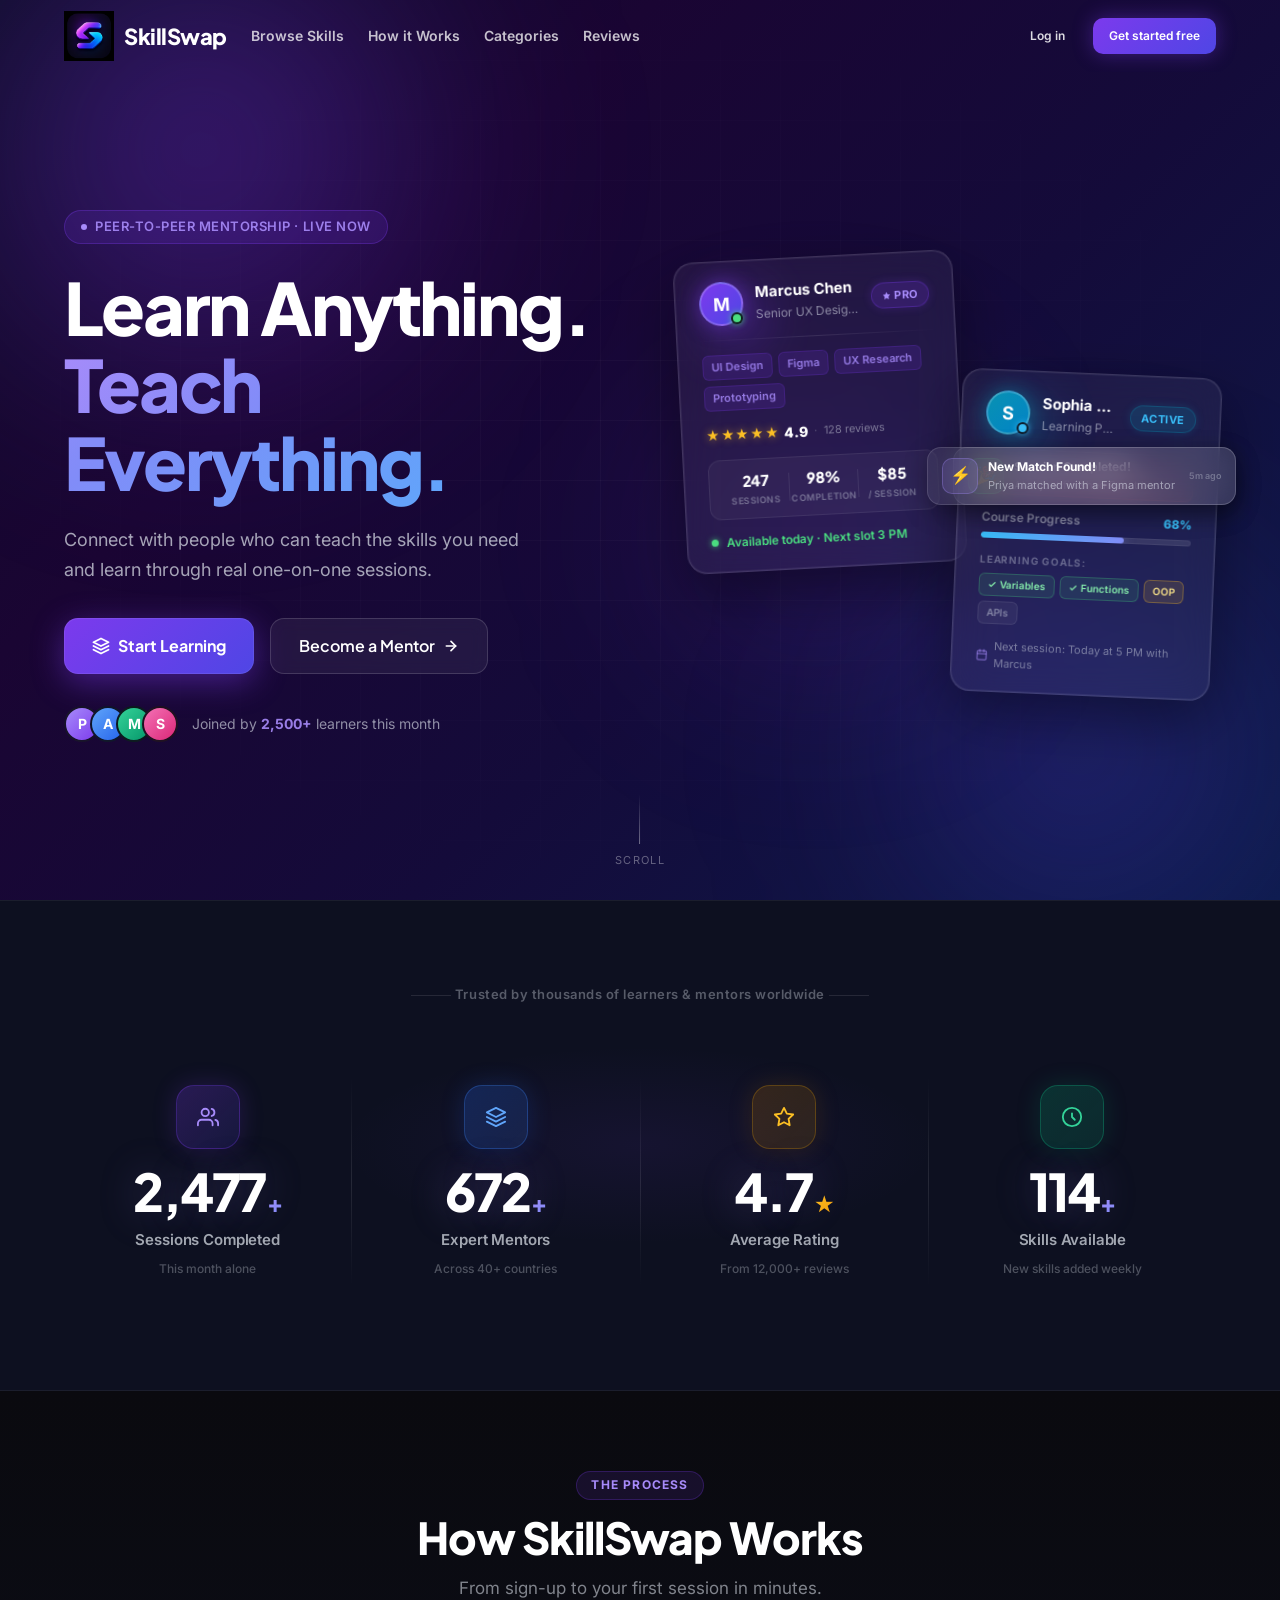
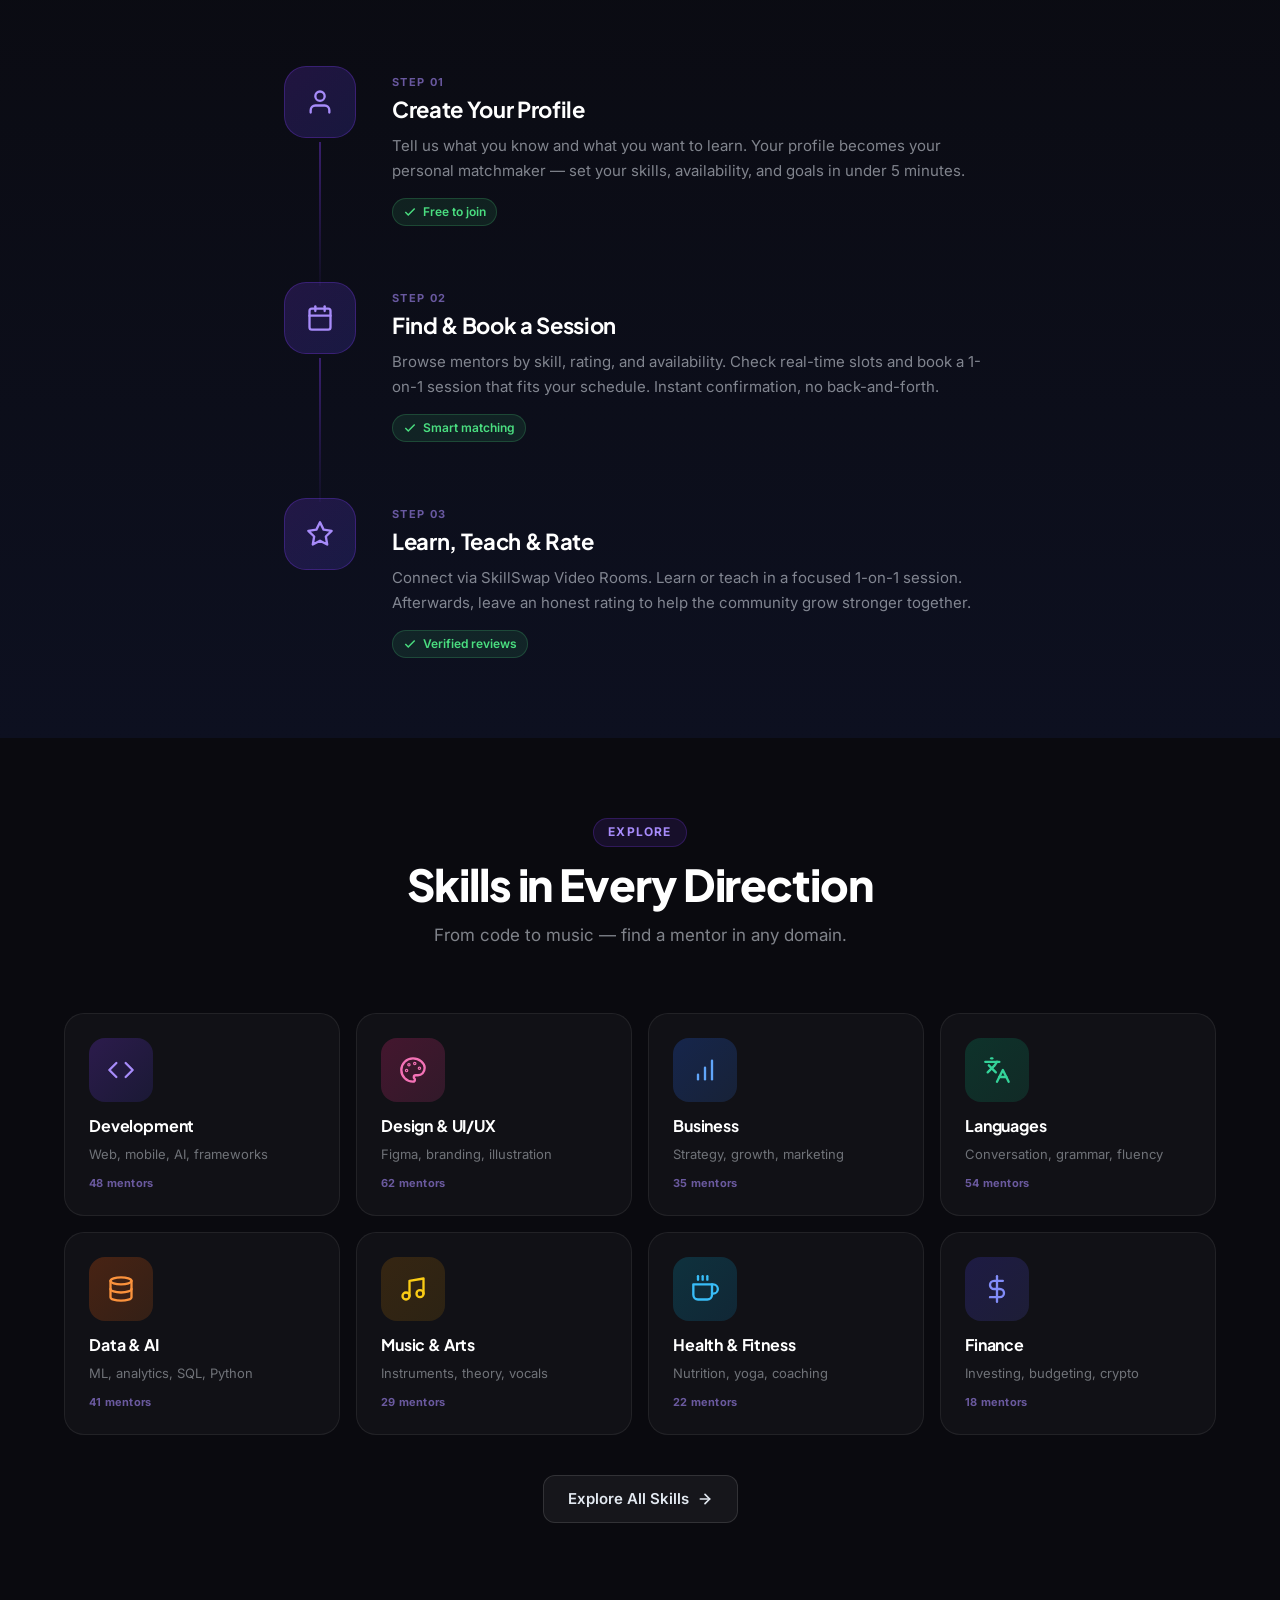
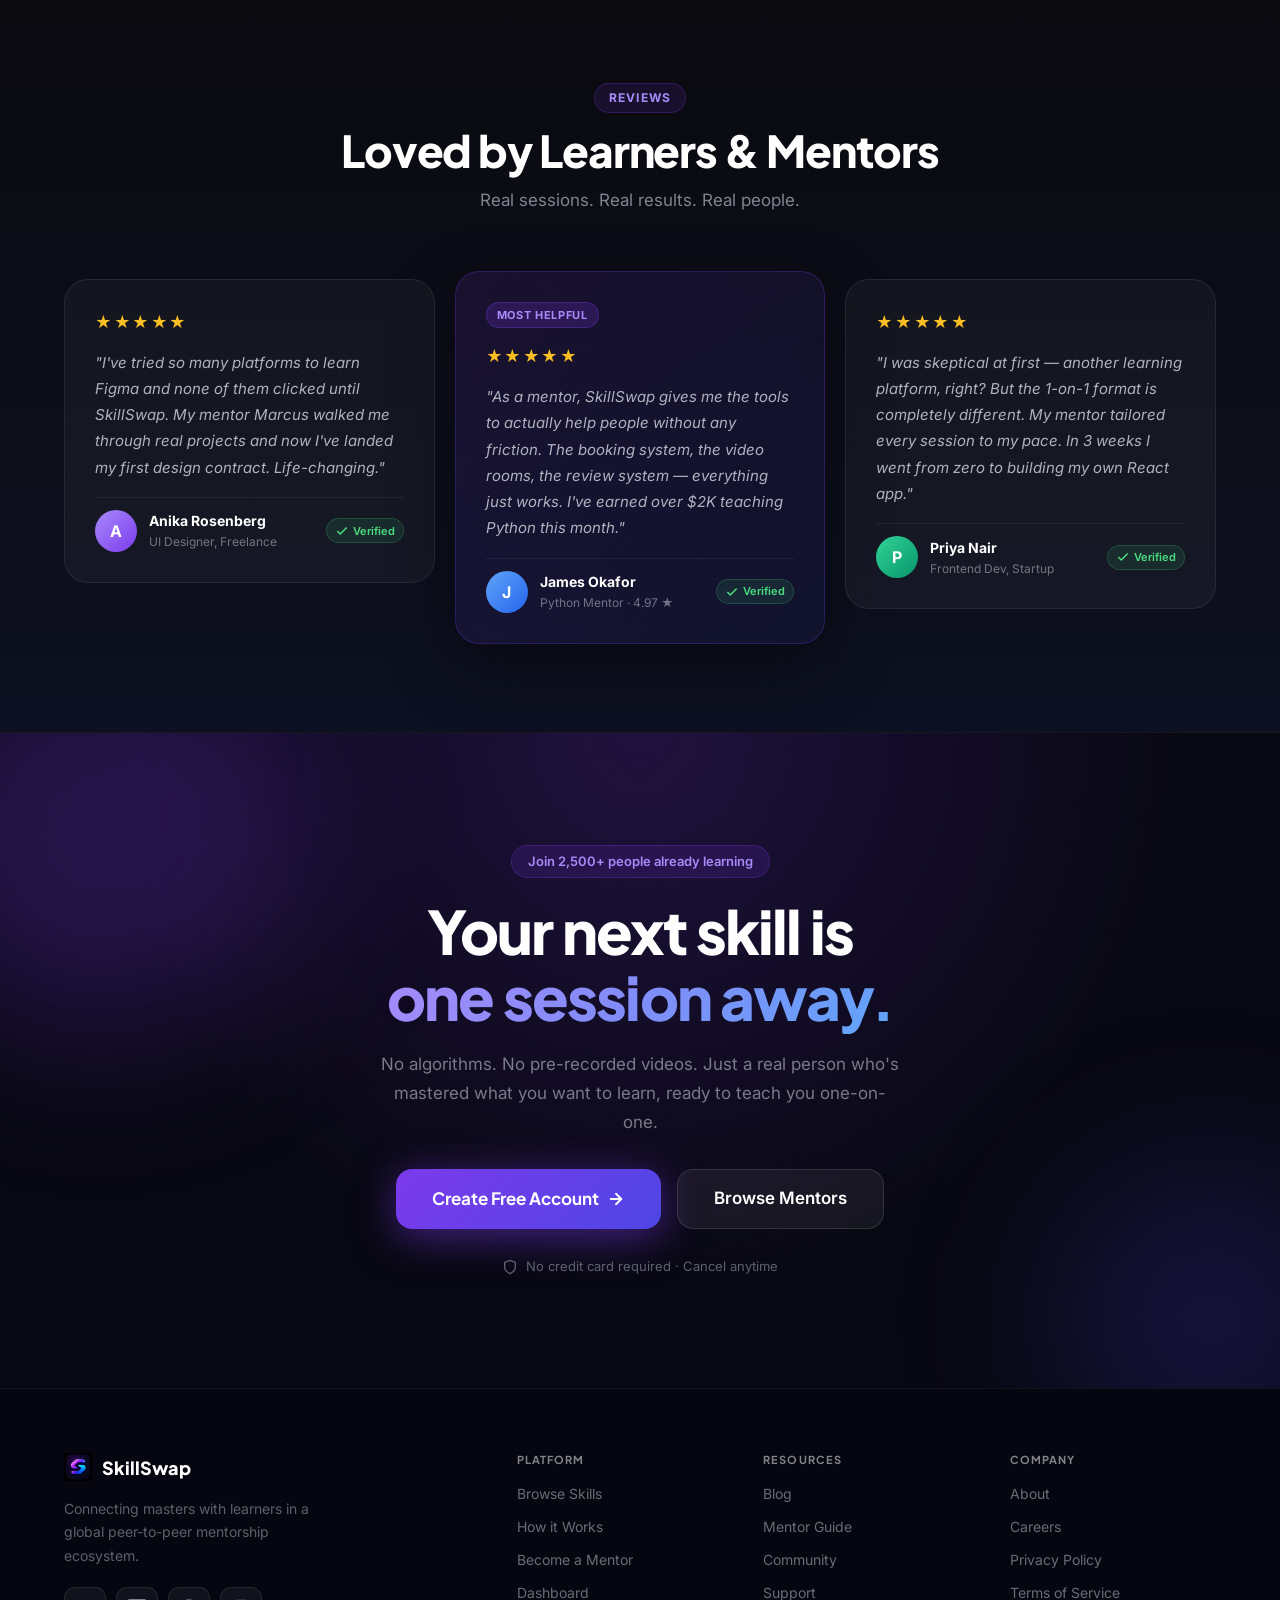
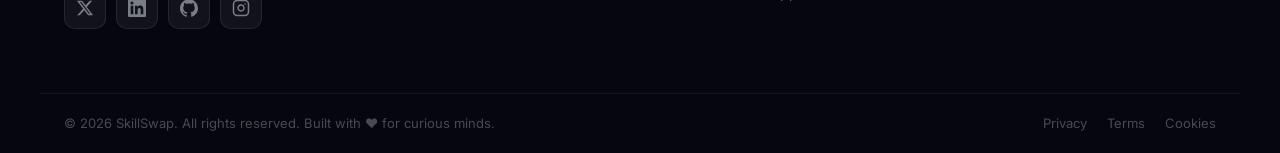
<file: index.html>
<!DOCTYPE html>
<html lang="en">
<head>
  <meta charset="UTF-8">
  <meta name="viewport" content="width=device-width, initial-scale=1.0">
  <title>SkillSwap — Learn Anything. Teach Everything.</title>
  <meta name="description" content="Connect with people who can teach the skills you need and learn through real one-on-one sessions. Join 2500+ learners on SkillSwap.">

  <link rel="icon" type="image/png" href="assets/images/logo.png">
  <link rel="preconnect" href="https://fonts.googleapis.com">
  <link href="https://fonts.googleapis.com/css2?family=Plus+Jakarta+Sans:wght@400;500;600;700;800&family=Inter:wght@400;500;600;700&family=JetBrains+Mono:wght@500;600&display=swap" rel="stylesheet">

  <link rel="stylesheet" href="assets/css/base.css">
  <link rel="stylesheet" href="assets/css/navbar.css">
  <link rel="stylesheet" href="assets/css/landing.css">
  <link rel="stylesheet" href="assets/css/footer.css">
  <link rel="stylesheet" href="assets/css/responsive.css">
</head>
<body class="landing-body">

  <!-- ============================================================
       NAVBAR — Glassmorphism on hero scroll
       ============================================================ -->
  <header class="navbar navbar-landing" id="navbar">
    <div class="container navbar-inner">
      <a href="index.html" class="navbar-logo">
        <img src="assets/images/logo.png" alt="SkillSwap logo" class="navbar-logo-img">
        <span>SkillSwap</span>
      </a>

      <nav class="navbar-links" id="navbar-links">
        <a href="browse-skills.html" class="navbar-link">Browse Skills</a>
        <a href="#how-it-works" class="navbar-link">How it Works</a>
        <a href="#categories" class="navbar-link">Categories</a>
        <a href="#testimonials" class="navbar-link">Reviews</a>
      </nav>

      <div class="navbar-actions" id="navbar-actions-guest">
        <a href="login.html" class="btn btn-ghost btn-sm">Log in</a>
        <a href="register.html" class="btn btn-primary btn-sm">Get started free</a>
      </div>

      <div class="navbar-actions hidden" id="navbar-actions-auth">
        <a href="dashboard.html" class="btn btn-outline btn-sm">Dashboard</a>
        <button type="button" class="navbar-avatar-btn" id="navbar-avatar-btn">
          <img src="assets/images/default-avatar.png" alt="My profile" class="avatar avatar-sm" id="navbar-avatar-img">
        </button>
      </div>

      <button type="button" class="navbar-burger" id="navbar-burger" aria-label="Toggle menu" aria-expanded="false">
        <span></span><span></span><span></span>
      </button>
    </div>

    <div class="navbar-mobile-menu" id="navbar-mobile-menu">
      <a href="browse-skills.html" class="navbar-link">Browse Skills</a>
      <a href="dashboard.html" class="navbar-link">Dashboard</a>
      <a href="upcoming-sessions.html" class="navbar-link">Sessions</a>
      <a href="availability.html" class="navbar-link">Availability</a>
      <a href="my-skills.html" class="navbar-link">My Skills</a>
      <div class="navbar-mobile-divider"></div>
      <a href="login.html" class="btn btn-outline btn-block hidden" id="navbar-mobile-login">Log in</a>
      <a href="register.html" class="btn btn-primary btn-block hidden" id="navbar-mobile-register">Get started free</a>
    </div>
  </header>

  <main>

    <!-- ============================================================
         HERO — Full-screen gradient + floating glass cards
         ============================================================ -->
    <section class="hero-landing" id="hero">
      <!-- Animated background orbs -->
      <div class="hero-orb hero-orb-1" aria-hidden="true"></div>
      <div class="hero-orb hero-orb-2" aria-hidden="true"></div>
      <div class="hero-orb hero-orb-3" aria-hidden="true"></div>

      <!-- Grid overlay -->
      <div class="hero-grid-overlay" aria-hidden="true"></div>

      <div class="container hero-content">
        <!-- Left: copy -->
        <div class="hero-copy-landing">
          <span class="hero-eyebrow">
            <span class="hero-eyebrow-dot"></span>
            Peer-to-peer mentorship · Live now
          </span>

          <h1 class="hero-headline">
            Learn Anything.<br>
            <span class="hero-headline-accent">Teach Everything.</span>
          </h1>

          <p class="hero-desc">
            Connect with people who can teach the skills you need and learn through real one-on-one sessions.
          </p>

          <div class="hero-cta-row">
            <a href="browse-skills.html" class="btn btn-hero-primary" id="hero-start-learning">
              <svg width="18" height="18" viewBox="0 0 24 24" fill="none" stroke="currentColor" stroke-width="2.5" stroke-linecap="round" stroke-linejoin="round"><path d="M12 2L2 7l10 5 10-5-10-5z"/><path d="M2 17l10 5 10-5"/><path d="M2 12l10 5 10-5"/></svg>
              Start Learning
            </a>
            <a href="register.html" class="btn btn-hero-secondary" id="hero-become-mentor">
              Become a Mentor
              <svg width="16" height="16" viewBox="0 0 24 24" fill="none" stroke="currentColor" stroke-width="2.5" stroke-linecap="round" stroke-linejoin="round"><path d="M5 12h14"/><path d="m12 5 7 7-7 7"/></svg>
            </a>
          </div>

          <div class="hero-social-proof">
            <div class="hero-avatars" aria-hidden="true">
              <div class="hero-avatar-circle" style="background: linear-gradient(135deg,#a78bfa,#7c3aed)">P</div>
              <div class="hero-avatar-circle" style="background: linear-gradient(135deg,#60a5fa,#2563eb)">A</div>
              <div class="hero-avatar-circle" style="background: linear-gradient(135deg,#34d399,#059669)">M</div>
              <div class="hero-avatar-circle" style="background: linear-gradient(135deg,#f472b6,#db2777)">S</div>
            </div>
            <span class="hero-proof-text">Joined by <strong>2,500+</strong> learners this month</span>
          </div>
        </div>

        <!-- Right: floating mentor & learner cards -->
        <div class="hero-cards-area" aria-hidden="true">

          <!-- Floating card: Mentor -->
          <div class="floating-card floating-card-mentor">
            <!-- Glow halo behind avatar -->
            <div class="fcard-avatar-halo mentor-halo"></div>

            <div class="fcard-header">
              <div class="fcard-avatar-wrap">
                <div class="fcard-avatar mentor-avatar">M</div>
                <span class="fcard-avatar-status fcard-avatar-status--online"></span>
              </div>
              <div class="fcard-info">
                <div class="fcard-name">Marcus Chen</div>
                <div class="fcard-role">Senior UX Designer · 8 yrs exp</div>
              </div>
              <div class="fcard-badge fcard-badge-mentor">
                <svg width="9" height="9" viewBox="0 0 24 24" fill="currentColor"><path d="M12 2l3.09 6.26L22 9.27l-5 4.87 1.18 6.88L12 17.77l-6.18 3.25L7 14.14 2 9.27l6.91-1.01L12 2z"/></svg>
                PRO
              </div>
            </div>

            <div class="fcard-divider"></div>

            <div class="fcard-skills">
              <span class="fcard-skill-tag fcard-skill-tag--purple">UI Design</span>
              <span class="fcard-skill-tag fcard-skill-tag--blue">Figma</span>
              <span class="fcard-skill-tag fcard-skill-tag--pink">UX Research</span>
              <span class="fcard-skill-tag fcard-skill-tag--teal">Prototyping</span>
            </div>

            <div class="fcard-rating-row">
              <div class="fcard-stars-wrap">
                <span class="fcard-stars">★★★★★</span>
                <span class="fcard-rating-num">4.9</span>
              </div>
              <span class="fcard-sep">·</span>
              <span class="fcard-reviews">128 reviews</span>
            </div>

            <div class="fcard-stats-row">
              <div class="fcard-stat">
                <span class="fcard-stat-num">247</span>
                <span class="fcard-stat-label">Sessions</span>
              </div>
              <div class="fcard-stat-divider"></div>
              <div class="fcard-stat">
                <span class="fcard-stat-num">98%</span>
                <span class="fcard-stat-label">Completion</span>
              </div>
              <div class="fcard-stat-divider"></div>
              <div class="fcard-stat">
                <span class="fcard-stat-num">$85</span>
                <span class="fcard-stat-label">/ session</span>
              </div>
            </div>

            <div class="fcard-available">
              <span class="fcard-dot"></span>
              Available today · Next slot 3 PM
            </div>
          </div>

          <!-- Floating card: Learner -->
          <div class="floating-card floating-card-learner">
            <div class="fcard-avatar-halo learner-halo"></div>

            <div class="fcard-header">
              <div class="fcard-avatar-wrap">
                <div class="fcard-avatar learner-avatar">S</div>
                <span class="fcard-avatar-status fcard-avatar-status--learning"></span>
              </div>
              <div class="fcard-info">
                <div class="fcard-name">Sophia Patel</div>
                <div class="fcard-role">Learning Python · Week 3</div>
              </div>
              <div class="fcard-badge fcard-badge-learner">Active</div>
            </div>

            <div class="fcard-divider"></div>

            <div class="fcard-session-live">
              <span class="fcard-live-dot"></span>
              <span class="fcard-live-label">Live session in progress</span>
            </div>

            <div class="fcard-progress-wrap">
              <div class="fcard-progress-header">
                <span class="fcard-progress-label">Course Progress</span>
                <span class="fcard-progress-pct">68%</span>
              </div>
              <div class="fcard-progress-bar">
                <div class="fcard-progress-fill"></div>
              </div>
            </div>

            <div class="fcard-skill-goals">
              <span class="fcard-goal-label">Learning goals:</span>
              <div class="fcard-goals-list">
                <span class="fcard-goal-tag fcard-goal-done">
                  <svg width="9" height="9" viewBox="0 0 24 24" fill="none" stroke="currentColor" stroke-width="3"><path d="M20 6 9 17l-5-5"/></svg>
                  Variables
                </span>
                <span class="fcard-goal-tag fcard-goal-done">
                  <svg width="9" height="9" viewBox="0 0 24 24" fill="none" stroke="currentColor" stroke-width="3"><path d="M20 6 9 17l-5-5"/></svg>
                  Functions
                </span>
                <span class="fcard-goal-tag fcard-goal-active">OOP</span>
                <span class="fcard-goal-tag">APIs</span>
              </div>
            </div>

            <div class="fcard-session-meta">
              <svg width="12" height="12" viewBox="0 0 24 24" fill="none" stroke="currentColor" stroke-width="2.5" stroke-linecap="round"><rect x="3" y="4" width="18" height="18" rx="2"/><line x1="16" y1="2" x2="16" y2="6"/><line x1="8" y1="2" x2="8" y2="6"/><line x1="3" y1="10" x2="21" y2="10"/></svg>
              Next session: Today at 5 PM with Marcus
            </div>
          </div>

          <!-- Notification: Session Completed -->
          <div class="hero-notif hero-notif--success">
            <div class="hero-notif-icon-wrap hero-notif-icon-wrap--green">🎉</div>
            <div class="hero-notif-body">
              <div class="hero-notif-title">Session Completed!</div>
              <div class="hero-notif-sub">Alex just finished React basics</div>
            </div>
            <div class="hero-notif-time">2m ago</div>
          </div>

          <!-- Notification: New Match -->
          <div class="hero-notif hero-notif--match">
            <div class="hero-notif-icon-wrap hero-notif-icon-wrap--purple">⚡</div>
            <div class="hero-notif-body">
              <div class="hero-notif-title">New Match Found!</div>
              <div class="hero-notif-sub">Priya matched with a Figma mentor</div>
            </div>
            <div class="hero-notif-time">5m ago</div>
          </div>

        </div>
      </div>

      <!-- Scroll indicator -->
      <div class="hero-scroll-hint" aria-hidden="true">
        <div class="hero-scroll-line"></div>
        <span>Scroll</span>
      </div>
    </section>

    <!-- ============================================================
         STATS — Social proof numbers with count-up
         ============================================================ -->
    <section class="stats-section" id="stats-section">
      <div class="container">

        <div class="stats-header">
          <p class="stats-eyebrow">Trusted by thousands of learners & mentors worldwide</p>
        </div>

        <div class="stats-grid">

          <!-- Sessions -->
          <div class="stat-item" data-target="2500" data-suffix="+" data-duration="2000">
            <div class="stat-icon-wrap stat-icon--purple">
              <svg width="22" height="22" viewBox="0 0 24 24" fill="none" stroke="currentColor" stroke-width="2" stroke-linecap="round" stroke-linejoin="round">
                <path d="M17 21v-2a4 4 0 0 0-4-4H5a4 4 0 0 0-4 4v2"/>
                <circle cx="9" cy="7" r="4"/>
                <path d="M23 21v-2a4 4 0 0 0-3-3.87"/>
                <path d="M16 3.13a4 4 0 0 1 0 7.75"/>
              </svg>
            </div>
            <div class="stat-number-wrap">
              <span class="stat-number" data-countup="2500">0</span><span class="stat-suffix">+</span>
            </div>
            <div class="stat-label">Sessions Completed</div>
            <div class="stat-sublabel">This month alone</div>
          </div>

          <div class="stat-divider" aria-hidden="true"></div>

          <!-- Mentors -->
          <div class="stat-item" data-target="680" data-suffix="+" data-duration="1800">
            <div class="stat-icon-wrap stat-icon--blue">
              <svg width="22" height="22" viewBox="0 0 24 24" fill="none" stroke="currentColor" stroke-width="2" stroke-linecap="round" stroke-linejoin="round">
                <path d="M12 2L2 7l10 5 10-5-10-5z"/>
                <path d="M2 17l10 5 10-5"/>
                <path d="M2 12l10 5 10-5"/>
              </svg>
            </div>
            <div class="stat-number-wrap">
              <span class="stat-number" data-countup="680">0</span><span class="stat-suffix">+</span>
            </div>
            <div class="stat-label">Expert Mentors</div>
            <div class="stat-sublabel">Across 40+ countries</div>
          </div>

          <div class="stat-divider" aria-hidden="true"></div>

          <!-- Rating -->
          <div class="stat-item" data-target="4.8" data-suffix="★" data-decimal="1" data-duration="1600">
            <div class="stat-icon-wrap stat-icon--yellow">
              <svg width="22" height="22" viewBox="0 0 24 24" fill="none" stroke="currentColor" stroke-width="2" stroke-linecap="round" stroke-linejoin="round">
                <polygon points="12 2 15.09 8.26 22 9.27 17 14.14 18.18 21.02 12 17.77 5.82 21.02 7 14.14 2 9.27 8.91 8.26 12 2"/>
              </svg>
            </div>
            <div class="stat-number-wrap">
              <span class="stat-number" data-countup="4.8" data-decimal="1">0.0</span><span class="stat-suffix stat-suffix--star">★</span>
            </div>
            <div class="stat-label">Average Rating</div>
            <div class="stat-sublabel">From 12,000+ reviews</div>
          </div>

          <div class="stat-divider" aria-hidden="true"></div>

          <!-- Skills -->
          <div class="stat-item" data-target="120" data-suffix="+" data-duration="1700">
            <div class="stat-icon-wrap stat-icon--green">
              <svg width="22" height="22" viewBox="0 0 24 24" fill="none" stroke="currentColor" stroke-width="2" stroke-linecap="round" stroke-linejoin="round">
                <circle cx="12" cy="12" r="10"/>
                <path d="M12 8v4l3 3"/>
              </svg>
            </div>
            <div class="stat-number-wrap">
              <span class="stat-number" data-countup="120">0</span><span class="stat-suffix">+</span>
            </div>
            <div class="stat-label">Skills Available</div>
            <div class="stat-sublabel">New skills added weekly</div>
          </div>

        </div>
      </div>
    </section>


    <!-- ============================================================
         HOW IT WORKS — Modern timeline
         ============================================================ -->
    <section class="section how-section" id="how-it-works">
      <div class="container">
        <div class="section-label-wrap">
          <span class="section-eyebrow">The Process</span>
          <h2 class="section-title">How SkillSwap Works</h2>
          <p class="section-subtitle">From sign-up to your first session in minutes.</p>
        </div>

        <div class="how-timeline">

          <div class="how-step" data-step="01">
            <div class="how-step-icon-wrap">
              <div class="how-step-icon">
                <svg width="28" height="28" viewBox="0 0 24 24" fill="none" stroke="currentColor" stroke-width="2" stroke-linecap="round" stroke-linejoin="round"><path d="M20 21v-2a4 4 0 0 0-4-4H8a4 4 0 0 0-4 4v2"/><circle cx="12" cy="7" r="4"/></svg>
              </div>
              <div class="how-step-line" aria-hidden="true"></div>
            </div>
            <div class="how-step-content">
              <div class="how-step-num">Step 01</div>
              <h3 class="how-step-title">Create Your Profile</h3>
              <p class="how-step-desc">Tell us what you know and what you want to learn. Your profile becomes your personal matchmaker — set your skills, availability, and goals in under 5 minutes.</p>
              <div class="how-step-tag">
                <svg width="14" height="14" viewBox="0 0 24 24" fill="none" stroke="currentColor" stroke-width="2.5"><path d="M20 6 9 17l-5-5"/></svg>
                Free to join
              </div>
            </div>
          </div>

          <div class="how-step" data-step="02">
            <div class="how-step-icon-wrap">
              <div class="how-step-icon">
                <svg width="28" height="28" viewBox="0 0 24 24" fill="none" stroke="currentColor" stroke-width="2" stroke-linecap="round" stroke-linejoin="round"><rect x="3" y="4" width="18" height="18" rx="2" ry="2"/><line x1="16" y1="2" x2="16" y2="6"/><line x1="8" y1="2" x2="8" y2="6"/><line x1="3" y1="10" x2="21" y2="10"/></svg>
              </div>
              <div class="how-step-line" aria-hidden="true"></div>
            </div>
            <div class="how-step-content">
              <div class="how-step-num">Step 02</div>
              <h3 class="how-step-title">Find & Book a Session</h3>
              <p class="how-step-desc">Browse mentors by skill, rating, and availability. Check real-time slots and book a 1-on-1 session that fits your schedule. Instant confirmation, no back-and-forth.</p>
              <div class="how-step-tag">
                <svg width="14" height="14" viewBox="0 0 24 24" fill="none" stroke="currentColor" stroke-width="2.5"><path d="M20 6 9 17l-5-5"/></svg>
                Smart matching
              </div>
            </div>
          </div>

          <div class="how-step" data-step="03">
            <div class="how-step-icon-wrap">
              <div class="how-step-icon">
                <svg width="28" height="28" viewBox="0 0 24 24" fill="none" stroke="currentColor" stroke-width="2" stroke-linecap="round" stroke-linejoin="round"><polygon points="12 2 15.09 8.26 22 9.27 17 14.14 18.18 21.02 12 17.77 5.82 21.02 7 14.14 2 9.27 8.91 8.26 12 2"/></svg>
              </div>
            </div>
            <div class="how-step-content">
              <div class="how-step-num">Step 03</div>
              <h3 class="how-step-title">Learn, Teach & Rate</h3>
              <p class="how-step-desc">Connect via SkillSwap Video Rooms. Learn or teach in a focused 1-on-1 session. Afterwards, leave an honest rating to help the community grow stronger together.</p>
              <div class="how-step-tag">
                <svg width="14" height="14" viewBox="0 0 24 24" fill="none" stroke="currentColor" stroke-width="2.5"><path d="M20 6 9 17l-5-5"/></svg>
                Verified reviews
              </div>
            </div>
          </div>

        </div>
      </div>
    </section>

    <!-- ============================================================
         CATEGORIES — 8-card grid with gradient icons
         ============================================================ -->
    <section class="section categories-section" id="categories">
      <div class="container">
        <div class="section-label-wrap">
          <span class="section-eyebrow">Explore</span>
          <h2 class="section-title">Skills in Every Direction</h2>
          <p class="section-subtitle">From code to music — find a mentor in any domain.</p>
        </div>

        <div class="cat-grid">

          <a href="browse-skills.html?category=programming" class="cat-card" id="cat-programming">
            <div class="cat-icon cat-icon-purple">
              <svg width="28" height="28" viewBox="0 0 24 24" fill="none" stroke="currentColor" stroke-width="2" stroke-linecap="round" stroke-linejoin="round"><polyline points="16 18 22 12 16 6"/><polyline points="8 6 2 12 8 18"/></svg>
            </div>
            <h4 class="cat-name">Development</h4>
            <p class="cat-desc">Web, mobile, AI, frameworks</p>
            <div class="cat-count">48 mentors</div>
          </a>

          <a href="browse-skills.html?category=design" class="cat-card" id="cat-design">
            <div class="cat-icon cat-icon-pink">
              <svg width="28" height="28" viewBox="0 0 24 24" fill="none" stroke="currentColor" stroke-width="2" stroke-linecap="round" stroke-linejoin="round"><circle cx="13.5" cy="6.5" r=".5"/><circle cx="17.5" cy="10.5" r=".5"/><circle cx="8.5" cy="7.5" r=".5"/><circle cx="6.5" cy="12.5" r=".5"/><path d="M12 2C6.5 2 2 6.5 2 12s4.5 10 10 10c.926 0 1.648-.746 1.648-1.688 0-.437-.18-.835-.477-1.112-.29-.269-.487-.644-.487-1.061a1.648 1.648 0 0 1 1.648-1.648h1.93c3.024 0 5.738-2.423 5.738-6.43C22 6.289 17.5 2 12 2z"/></svg>
            </div>
            <h4 class="cat-name">Design & UI/UX</h4>
            <p class="cat-desc">Figma, branding, illustration</p>
            <div class="cat-count">62 mentors</div>
          </a>

          <a href="browse-skills.html?category=business" class="cat-card" id="cat-business">
            <div class="cat-icon cat-icon-blue">
              <svg width="28" height="28" viewBox="0 0 24 24" fill="none" stroke="currentColor" stroke-width="2" stroke-linecap="round" stroke-linejoin="round"><line x1="12" y1="20" x2="12" y2="10"/><line x1="18" y1="20" x2="18" y2="4"/><line x1="6" y1="20" x2="6" y2="16"/></svg>
            </div>
            <h4 class="cat-name">Business</h4>
            <p class="cat-desc">Strategy, growth, marketing</p>
            <div class="cat-count">35 mentors</div>
          </a>

          <a href="browse-skills.html?category=languages" class="cat-card" id="cat-languages">
            <div class="cat-icon cat-icon-green">
              <svg width="28" height="28" viewBox="0 0 24 24" fill="none" stroke="currentColor" stroke-width="2" stroke-linecap="round" stroke-linejoin="round"><path d="m5 8 6 6"/><path d="m4 14 6-6 2-3"/><path d="M2 5h12"/><path d="M7 2h1"/><path d="m22 22-5-10-5 10"/><path d="M14 18h6"/></svg>
            </div>
            <h4 class="cat-name">Languages</h4>
            <p class="cat-desc">Conversation, grammar, fluency</p>
            <div class="cat-count">54 mentors</div>
          </a>

          <a href="browse-skills.html?category=data" class="cat-card" id="cat-data">
            <div class="cat-icon cat-icon-orange">
              <svg width="28" height="28" viewBox="0 0 24 24" fill="none" stroke="currentColor" stroke-width="2" stroke-linecap="round" stroke-linejoin="round"><ellipse cx="12" cy="5" rx="9" ry="3"/><path d="M21 12c0 1.66-4 3-9 3s-9-1.34-9-3"/><path d="M3 5v14c0 1.66 4 3 9 3s9-1.34 9-3V5"/></svg>
            </div>
            <h4 class="cat-name">Data & AI</h4>
            <p class="cat-desc">ML, analytics, SQL, Python</p>
            <div class="cat-count">41 mentors</div>
          </a>

          <a href="browse-skills.html?category=music" class="cat-card" id="cat-music">
            <div class="cat-icon cat-icon-yellow">
              <svg width="28" height="28" viewBox="0 0 24 24" fill="none" stroke="currentColor" stroke-width="2" stroke-linecap="round" stroke-linejoin="round"><path d="M9 18V5l12-2v13"/><circle cx="6" cy="18" r="3"/><circle cx="18" cy="16" r="3"/></svg>
            </div>
            <h4 class="cat-name">Music & Arts</h4>
            <p class="cat-desc">Instruments, theory, vocals</p>
            <div class="cat-count">29 mentors</div>
          </a>

          <a href="browse-skills.html?category=fitness" class="cat-card" id="cat-fitness">
            <div class="cat-icon cat-icon-teal">
              <svg width="28" height="28" viewBox="0 0 24 24" fill="none" stroke="currentColor" stroke-width="2" stroke-linecap="round" stroke-linejoin="round"><path d="M18 8h1a4 4 0 0 1 0 8h-1"/><path d="M2 8h16v9a4 4 0 0 1-4 4H6a4 4 0 0 1-4-4V8z"/><line x1="6" y1="1" x2="6" y2="4"/><line x1="10" y1="1" x2="10" y2="4"/><line x1="14" y1="1" x2="14" y2="4"/></svg>
            </div>
            <h4 class="cat-name">Health & Fitness</h4>
            <p class="cat-desc">Nutrition, yoga, coaching</p>
            <div class="cat-count">22 mentors</div>
          </a>

          <a href="browse-skills.html?category=finance" class="cat-card" id="cat-finance">
            <div class="cat-icon cat-icon-indigo">
              <svg width="28" height="28" viewBox="0 0 24 24" fill="none" stroke="currentColor" stroke-width="2" stroke-linecap="round" stroke-linejoin="round"><line x1="12" y1="1" x2="12" y2="23"/><path d="M17 5H9.5a3.5 3.5 0 0 0 0 7h5a3.5 3.5 0 0 1 0 7H6"/></svg>
            </div>
            <h4 class="cat-name">Finance</h4>
            <p class="cat-desc">Investing, budgeting, crypto</p>
            <div class="cat-count">18 mentors</div>
          </a>

        </div>

        <div class="cat-cta-row">
          <a href="browse-skills.html" class="btn btn-explore">
            Explore All Skills
            <svg width="16" height="16" viewBox="0 0 24 24" fill="none" stroke="currentColor" stroke-width="2.5" stroke-linecap="round" stroke-linejoin="round"><path d="M5 12h14"/><path d="m12 5 7 7-7 7"/></svg>
          </a>
        </div>
      </div>
    </section>

    <!-- ============================================================
         TESTIMONIALS — 3 cards
         ============================================================ -->
    <section class="section testimonials-section" id="testimonials">
      <div class="container">
        <div class="section-label-wrap">
          <span class="section-eyebrow">Reviews</span>
          <h2 class="section-title">Loved by Learners & Mentors</h2>
          <p class="section-subtitle">Real sessions. Real results. Real people.</p>
        </div>

        <div class="testimonials-grid">

          <div class="testimonial-card">
            <div class="testimonial-stars">★★★★★</div>
            <p class="testimonial-text">"I've tried so many platforms to learn Figma and none of them clicked until SkillSwap. My mentor Marcus walked me through real projects and now I've landed my first design contract. Life-changing."</p>
            <div class="testimonial-author">
              <div class="testimonial-avatar" style="background: linear-gradient(135deg, #a78bfa, #7c3aed);">A</div>
              <div>
                <div class="testimonial-name">Anika Rosenberg</div>
                <div class="testimonial-role">UI Designer, Freelance</div>
              </div>
              <div class="testimonial-verified">
                <svg width="14" height="14" viewBox="0 0 24 24" fill="none" stroke="currentColor" stroke-width="2.5"><path d="M20 6 9 17l-5-5"/></svg>
                Verified
              </div>
            </div>
          </div>

          <div class="testimonial-card testimonial-card-featured">
            <div class="testimonial-featured-badge">Most Helpful</div>
            <div class="testimonial-stars">★★★★★</div>
            <p class="testimonial-text">"As a mentor, SkillSwap gives me the tools to actually help people without any friction. The booking system, the video rooms, the review system — everything just works. I've earned over $2K teaching Python this month."</p>
            <div class="testimonial-author">
              <div class="testimonial-avatar" style="background: linear-gradient(135deg, #60a5fa, #2563eb);">J</div>
              <div>
                <div class="testimonial-name">James Okafor</div>
                <div class="testimonial-role">Python Mentor · 4.97 ★</div>
              </div>
              <div class="testimonial-verified">
                <svg width="14" height="14" viewBox="0 0 24 24" fill="none" stroke="currentColor" stroke-width="2.5"><path d="M20 6 9 17l-5-5"/></svg>
                Verified
              </div>
            </div>
          </div>

          <div class="testimonial-card">
            <div class="testimonial-stars">★★★★★</div>
            <p class="testimonial-text">"I was skeptical at first — another learning platform, right? But the 1-on-1 format is completely different. My mentor tailored every session to my pace. In 3 weeks I went from zero to building my own React app."</p>
            <div class="testimonial-author">
              <div class="testimonial-avatar" style="background: linear-gradient(135deg, #34d399, #059669);">P</div>
              <div>
                <div class="testimonial-name">Priya Nair</div>
                <div class="testimonial-role">Frontend Dev, Startup</div>
              </div>
              <div class="testimonial-verified">
                <svg width="14" height="14" viewBox="0 0 24 24" fill="none" stroke="currentColor" stroke-width="2.5"><path d="M20 6 9 17l-5-5"/></svg>
                Verified
              </div>
            </div>
          </div>

        </div>
      </div>
    </section>

    <!-- ============================================================
         FINAL CTA — Dark premium section
         ============================================================ -->
    <section class="cta-final-section">
      <div class="cta-final-orb cta-final-orb-1" aria-hidden="true"></div>
      <div class="cta-final-orb cta-final-orb-2" aria-hidden="true"></div>
      <div class="container cta-final-inner">
        <div class="cta-final-badge">Join 2,500+ people already learning</div>
        <h2 class="cta-final-title">Your next skill is<br><span class="cta-final-accent">one session away.</span></h2>
        <p class="cta-final-desc">No algorithms. No pre-recorded videos. Just a real person who's mastered what you want to learn, ready to teach you one-on-one.</p>
        <div class="cta-final-actions">
          <a href="register.html" class="btn btn-cta-main" id="cta-create-account">
            Create Free Account
            <svg width="18" height="18" viewBox="0 0 24 24" fill="none" stroke="currentColor" stroke-width="2.5" stroke-linecap="round" stroke-linejoin="round"><path d="M5 12h14"/><path d="m12 5 7 7-7 7"/></svg>
          </a>
          <a href="browse-skills.html" class="btn btn-cta-secondary">Browse Mentors</a>
        </div>
        <div class="cta-final-guarantee">
          <svg width="16" height="16" viewBox="0 0 24 24" fill="none" stroke="currentColor" stroke-width="2" stroke-linecap="round" stroke-linejoin="round"><path d="M12 22s8-4 8-10V5l-8-3-8 3v7c0 6 8 10 8 10z"/></svg>
          No credit card required · Cancel anytime
        </div>
      </div>
    </section>

  </main>

  <!-- ============================================================
       FOOTER — Modern SaaS footer
       ============================================================ -->
  <footer class="footer-landing">
    <div class="container footer-landing-inner">

      <!-- Brand column -->
      <div class="footer-brand-col">
        <a href="index.html" class="footer-logo">
          <img src="assets/images/logo.png" alt="SkillSwap" class="footer-logo-img">
          <span>SkillSwap</span>
        </a>
        <p class="footer-brand-desc">Connecting masters with learners in a global peer-to-peer mentorship ecosystem.</p>
        <div class="footer-socials">
          <a href="#" class="footer-social-link" aria-label="Twitter">
            <svg width="18" height="18" viewBox="0 0 24 24" fill="currentColor"><path d="M18.244 2.25h3.308l-7.227 8.26 8.502 11.24H16.17l-5.214-6.817L4.99 21.75H1.68l7.73-8.835L1.254 2.25H8.08l4.713 6.231zm-1.161 17.52h1.833L7.084 4.126H5.117z"/></svg>
          </a>
          <a href="#" class="footer-social-link" aria-label="LinkedIn">
            <svg width="18" height="18" viewBox="0 0 24 24" fill="currentColor"><path d="M20.447 20.452h-3.554v-5.569c0-1.328-.027-3.037-1.852-3.037-1.853 0-2.136 1.445-2.136 2.939v5.667H9.351V9h3.414v1.561h.046c.477-.9 1.637-1.85 3.37-1.85 3.601 0 4.267 2.37 4.267 5.455v6.286zM5.337 7.433a2.062 2.062 0 0 1-2.063-2.065 2.064 2.064 0 1 1 2.063 2.065zm1.782 13.019H3.555V9h3.564v11.452zM22.225 0H1.771C.792 0 0 .774 0 1.729v20.542C0 23.227.792 24 1.771 24h20.451C23.2 24 24 23.227 24 22.271V1.729C24 .774 23.2 0 22.222 0h.003z"/></svg>
          </a>
          <a href="#" class="footer-social-link" aria-label="GitHub">
            <svg width="18" height="18" viewBox="0 0 24 24" fill="currentColor"><path d="M12 .297c-6.63 0-12 5.373-12 12 0 5.303 3.438 9.8 8.205 11.385.6.113.82-.258.82-.577 0-.285-.01-1.04-.015-2.04-3.338.724-4.042-1.61-4.042-1.61C4.422 18.07 3.633 17.7 3.633 17.7c-1.087-.744.084-.729.084-.729 1.205.084 1.838 1.236 1.838 1.236 1.07 1.835 2.809 1.305 3.495.998.108-.776.417-1.305.76-1.605-2.665-.3-5.466-1.332-5.466-5.93 0-1.31.465-2.38 1.235-3.22-.135-.303-.54-1.523.105-3.176 0 0 1.005-.322 3.3 1.23.96-.267 1.98-.399 3-.405 1.02.006 2.04.138 3 .405 2.28-1.552 3.285-1.23 3.285-1.23.645 1.653.24 2.873.12 3.176.765.84 1.23 1.91 1.23 3.22 0 4.61-2.805 5.625-5.475 5.92.42.36.81 1.096.81 2.22 0 1.606-.015 2.896-.015 3.286 0 .315.21.69.825.57C20.565 22.092 24 17.592 24 12.297c0-6.627-5.373-12-12-12"/></svg>
          </a>
          <a href="#" class="footer-social-link" aria-label="Instagram">
            <svg width="18" height="18" viewBox="0 0 24 24" fill="none" stroke="currentColor" stroke-width="2" stroke-linecap="round" stroke-linejoin="round"><rect x="2" y="2" width="20" height="20" rx="5" ry="5"/><path d="M16 11.37A4 4 0 1 1 12.63 8 4 4 0 0 1 16 11.37z"/><line x1="17.5" y1="6.5" x2="17.51" y2="6.5"/></svg>
          </a>
        </div>
      </div>

      <!-- Platform links -->
      <div class="footer-col-group">
        <h5 class="footer-col-heading">Platform</h5>
        <a href="browse-skills.html" class="footer-col-link">Browse Skills</a>
        <a href="#how-it-works" class="footer-col-link">How it Works</a>
        <a href="register.html" class="footer-col-link">Become a Mentor</a>
        <a href="dashboard.html" class="footer-col-link">Dashboard</a>
      </div>

      <!-- Resources -->
      <div class="footer-col-group">
        <h5 class="footer-col-heading">Resources</h5>
        <a href="#" class="footer-col-link">Blog</a>
        <a href="#" class="footer-col-link">Mentor Guide</a>
        <a href="#" class="footer-col-link">Community</a>
        <a href="#" class="footer-col-link">Support</a>
      </div>

      <!-- Company -->
      <div class="footer-col-group">
        <h5 class="footer-col-heading">Company</h5>
        <a href="#" class="footer-col-link">About</a>
        <a href="#" class="footer-col-link">Careers</a>
        <a href="#" class="footer-col-link">Privacy Policy</a>
        <a href="#" class="footer-col-link">Terms of Service</a>
      </div>

    </div>

    <div class="container footer-landing-bottom">
      <p class="footer-bottom-copy">© 2026 SkillSwap. All rights reserved. Built with ❤️ for curious minds.</p>
      <div class="footer-bottom-links">
        <a href="#">Privacy</a>
        <a href="#">Terms</a>
        <a href="#">Cookies</a>
      </div>
    </div>
  </footer>

  <div class="toast-container" id="toast-container"></div>

  <script src="assets/js/config.js"></script>
  <script src="assets/js/utils.js"></script>
  <script src="assets/js/auth-guard.js"></script>
  <script src="assets/js/navbar.js"></script>
  <script src="assets/js/index.js"></script>

  <script>
    /* ----------------------------------------------------------------
       Navbar: transparent → frosted glass on scroll
    ---------------------------------------------------------------- */
    const navbar = document.getElementById('navbar');
    window.addEventListener('scroll', () => {
      navbar.classList.toggle('navbar-scrolled', window.scrollY > 60);
    }, { passive: true });

    /* ----------------------------------------------------------------
       Count-up engine
       Uses easeOutQuart for a snappy deceleration feel.
       Reads:  data-countup="<target>"  — target number
               data-decimal="1"         — decimal places (optional)
               data-duration="2000"     — ms on the parent .stat-item
    ---------------------------------------------------------------- */
    function easeOutQuart(t) {
      return 1 - Math.pow(1 - t, 4);
    }

    function animateCountUp(el) {
      const target     = parseFloat(el.dataset.countup);
      const decimals   = parseInt(el.dataset.decimal  || '0', 10);
      const item       = el.closest('.stat-item');
      const duration   = parseInt(item?.dataset.duration || '2000', 10);
      const start      = performance.now();

      function step(now) {
        const elapsed  = now - start;
        const progress = Math.min(elapsed / duration, 1);
        const eased    = easeOutQuart(progress);
        const current  = target * eased;

        el.textContent = decimals
          ? current.toFixed(decimals)
          : Math.floor(current).toLocaleString();

        if (progress < 1) {
          requestAnimationFrame(step);
        } else {
          // Snap to exact target on finish
          el.textContent = decimals
            ? target.toFixed(decimals)
            : target.toLocaleString();
        }
      }

      requestAnimationFrame(step);
    }

    /* ----------------------------------------------------------------
       Single observer: handles stat-items (count-up + anim-in)
       and all other animated elements (anim-in only).
    ---------------------------------------------------------------- */
    const allAnimEls = document.querySelectorAll(
      '.stat-item, .how-step, .cat-card, .testimonial-card'
    );

    const mainObserver = new IntersectionObserver((entries) => {
      entries.forEach(entry => {
        if (!entry.isIntersecting) return;

        const el = entry.target;

        // Stagger delay based on sibling index for grid items
        const siblings = Array.from(el.parentElement?.children || []);
        const idx      = siblings.indexOf(el);
        const delay    = el.classList.contains('stat-item') ? idx * 80 : idx * 70;

        setTimeout(() => {
          el.classList.add('anim-in');

          // Trigger count-up for stat items
          if (el.classList.contains('stat-item')) {
            const countEl = el.querySelector('[data-countup]');
            if (countEl) animateCountUp(countEl);
          }
        }, delay);

        mainObserver.unobserve(el);
      });
    }, { threshold: 0.2 });

    allAnimEls.forEach(el => mainObserver.observe(el));
  </script>

</body>
</html>
</file>
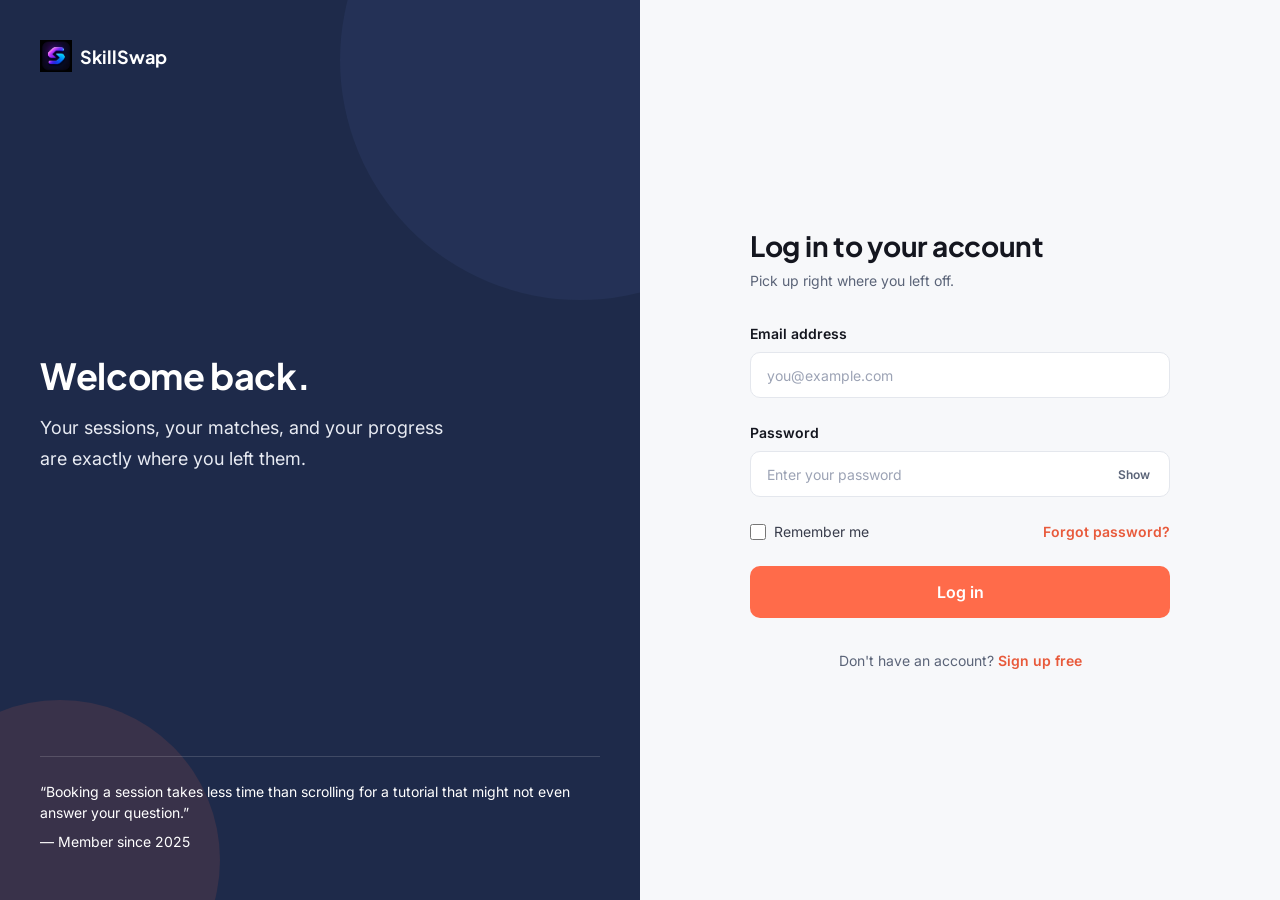
<file: availability.html>
<!DOCTYPE html>
<html lang="en">
<head>
  <meta charset="UTF-8">
  <meta name="viewport" content="width=device-width, initial-scale=1.0">
  <title>Availability Management — SkillSwap</title>
  <meta name="description" content="Manage your mentoring availability. Set your schedule and let learners book sessions at the right time.">

  <link rel="icon" type="image/png" href="assets/images/logo.png">
  <link rel="preconnect" href="https://fonts.googleapis.com">
  <link href="https://fonts.googleapis.com/css2?family=Plus+Jakarta+Sans:wght@500;600;700;800&family=Inter:wght@400;500;600;700&family=JetBrains+Mono:wght@500;600&display=swap" rel="stylesheet">

  <link rel="stylesheet" href="assets/css/base.css">
  <link rel="stylesheet" href="assets/css/navbar.css">
  <link rel="stylesheet" href="assets/css/footer.css">
  <link rel="stylesheet" href="assets/css/availability.css">
  <link rel="stylesheet" href="assets/css/responsive.css">
</head>
<body class="avail-body">

  <!-- Background atmosphere -->
  <div class="avail-orb avail-orb-1" aria-hidden="true"></div>
  <div class="avail-orb avail-orb-2" aria-hidden="true"></div>
  <div class="avail-orb avail-orb-3" aria-hidden="true"></div>
  <div class="avail-grid-overlay" aria-hidden="true"></div>

  <!-- ============================================================
       NAVBAR
       ============================================================ -->
  <header class="navbar navbar-dash" id="navbar">
    <div class="container navbar-inner">
      <a href="index.html" class="navbar-logo">
        <img src="assets/images/logo.png" alt="SkillSwap logo" class="navbar-logo-img">
        <span>SkillSwap</span>
      </a>

      <nav class="navbar-links" id="navbar-links">
        <a href="browse-skills.html" class="navbar-link">Browse Skills</a>
        <a href="dashboard.html" class="navbar-link">Dashboard</a>
        <a href="upcoming-sessions.html" class="navbar-link">Sessions</a>
        <a href="availability.html" class="navbar-link navbar-link-active">Availability</a>
        <a href="my-skills.html" class="navbar-link">My Skills</a>
      </nav>

      <div class="navbar-actions" id="navbar-actions-guest">
        <a href="login.html" class="btn btn-ghost btn-sm">Log in</a>
        <a href="register.html" class="btn btn-primary btn-sm">Get started</a>
      </div>

      <div class="navbar-actions hidden" id="navbar-actions-auth">
        <a href="dashboard.html" class="btn btn-outline btn-sm">Dashboard</a>
        <button type="button" class="navbar-avatar-btn" id="navbar-avatar-btn">
          <img src="assets/images/default-avatar.png" alt="My profile" class="avatar avatar-sm" id="navbar-avatar-img">
        </button>
      </div>

      <button type="button" class="navbar-burger" id="navbar-burger" aria-label="Toggle menu" aria-expanded="false">
        <span></span><span></span><span></span>
      </button>
    </div>

    <div class="navbar-mobile-menu" id="navbar-mobile-menu">
      <a href="browse-skills.html" class="navbar-link">Browse Skills</a>
      <a href="dashboard.html" class="navbar-link">Dashboard</a>
      <a href="upcoming-sessions.html" class="navbar-link">Sessions</a>
      <a href="availability.html" class="navbar-link">Availability</a>
      <a href="my-skills.html" class="navbar-link">My Skills</a>
      <div class="navbar-mobile-divider"></div>
      <a href="login.html" class="btn btn-outline btn-block hidden" id="navbar-mobile-login">Log in</a>
      <a href="register.html" class="btn btn-primary btn-block hidden" id="navbar-mobile-register">Get started</a>
    </div>
  </header>

  <main class="availability-main">
    <div class="container avail-container">

      <!-- ============================================================
           SECTION 1 — PAGE HERO
           ============================================================ -->
      <section class="avail-hero">
        <div class="avail-hero-left">
          <div class="avail-badge">
            <span class="avail-badge-icon">⚡</span>
            Availability Management
          </div>
          <h1 class="avail-headline">Manage Your <span class="avail-headline-gradient">Availability</span></h1>
          <p class="avail-subtitle">Set your schedule and let learners book sessions at the right time.</p>
        </div>

        <!-- Quick Stats — populated by JS via IDs -->
        <div class="avail-hero-stats">
          <div class="avail-stat-card">
            <div class="avail-stat-icon avail-stat-icon--purple">
              <svg width="18" height="18" viewBox="0 0 24 24" fill="none"><path d="M8 2v4M16 2v4M3 10h18M5 4h14a2 2 0 0 1 2 2v14a2 2 0 0 1-2 2H5a2 2 0 0 1-2-2V6a2 2 0 0 1 2-2z" stroke="currentColor" stroke-width="2" stroke-linecap="round"/></svg>
            </div>
            <div class="avail-stat-body">
              <div class="avail-stat-value" id="stat-available-slots">—</div>
              <div class="avail-stat-label">Available Slots</div>
            </div>
          </div>
          <div class="avail-stat-card">
            <div class="avail-stat-icon avail-stat-icon--green">
              <svg width="18" height="18" viewBox="0 0 24 24" fill="none"><circle cx="12" cy="12" r="10" stroke="currentColor" stroke-width="2"/><path d="M12 6v6l4 2" stroke="currentColor" stroke-width="2" stroke-linecap="round"/></svg>
            </div>
            <div class="avail-stat-body">
              <div class="avail-stat-value" id="stat-week-sessions">—</div>
              <div class="avail-stat-label">This Week Sessions</div>
            </div>
          </div>
          <div class="avail-stat-card">
            <div class="avail-stat-icon avail-stat-icon--amber">
              <svg width="18" height="18" viewBox="0 0 24 24" fill="none"><path d="M22 12h-4l-3 9L9 3l-3 9H2" stroke="currentColor" stroke-width="2" stroke-linecap="round" stroke-linejoin="round"/></svg>
            </div>
            <div class="avail-stat-body">
              <div class="avail-stat-value" id="stat-booking-rate">—</div>
              <div class="avail-stat-label">Booking Rate</div>
            </div>
          </div>
        </div>
      </section>

      <!-- ============================================================
           SECTION 2+3 — MAIN CONTENT GRID (Schedule + Add Slot Panel)
           ============================================================ -->
      <div class="avail-content-grid">

        <!-- LEFT: Schedule sections -->
        <div class="avail-col-main">

          <!-- Weekly Schedule Grid -->
          <section class="avail-glass-card avail-schedule-section">
            <div class="avail-card-header">
              <div class="avail-card-title-group">
                <div class="avail-card-icon avail-card-icon--purple">
                  <svg width="16" height="16" viewBox="0 0 24 24" fill="none"><rect x="3" y="4" width="18" height="18" rx="2" stroke="currentColor" stroke-width="2"/><path d="M16 2v4M8 2v4M3 10h18" stroke="currentColor" stroke-width="2" stroke-linecap="round"/></svg>
                </div>
                <div>
                  <div class="avail-card-title">Weekly Schedule</div>
                  <div class="avail-card-subtitle">Your availability grid at a glance</div>
                </div>
              </div>
              <div class="avail-week-nav">
                <button class="avail-week-btn" id="avail-prev-week" aria-label="Previous week">
                  <svg width="14" height="14" viewBox="0 0 24 24" fill="none"><path d="M15 18l-6-6 6-6" stroke="currentColor" stroke-width="2" stroke-linecap="round"/></svg>
                </button>
                <span class="avail-week-label" id="avail-week-label">This Week</span>
                <button class="avail-week-btn" id="avail-next-week" aria-label="Next week">
                  <svg width="14" height="14" viewBox="0 0 24 24" fill="none"><path d="M9 18l6-6-6-6" stroke="currentColor" stroke-width="2" stroke-linecap="round"/></svg>
                </button>
              </div>
            </div>

            <!-- Weekly grid -->
            <div class="avail-weekly-grid" id="avail-weekly-grid">
              <!-- Header row -->
              <div class="avail-grid-row avail-grid-header">
                <div class="avail-grid-label-cell"></div>
                <div class="avail-grid-day-header" data-day="Mon">
                  <span class="avail-day-abbr">Mon</span>
                  <span class="avail-day-date" id="grid-date-mon"></span>
                </div>
                <div class="avail-grid-day-header" data-day="Tue">
                  <span class="avail-day-abbr">Tue</span>
                  <span class="avail-day-date" id="grid-date-tue"></span>
                </div>
                <div class="avail-grid-day-header" data-day="Wed">
                  <span class="avail-day-abbr">Wed</span>
                  <span class="avail-day-date" id="grid-date-wed"></span>
                </div>
                <div class="avail-grid-day-header" data-day="Thu">
                  <span class="avail-day-abbr">Thu</span>
                  <span class="avail-day-date" id="grid-date-thu"></span>
                </div>
                <div class="avail-grid-day-header" data-day="Fri">
                  <span class="avail-day-abbr">Fri</span>
                  <span class="avail-day-date" id="grid-date-fri"></span>
                </div>
                <div class="avail-grid-day-header" data-day="Sat">
                  <span class="avail-day-abbr">Sat</span>
                  <span class="avail-day-date" id="grid-date-sat"></span>
                </div>
                <div class="avail-grid-day-header" data-day="Sun">
                  <span class="avail-day-abbr">Sun</span>
                  <span class="avail-day-date" id="grid-date-sun"></span>
                </div>
              </div>
              <!-- Morning row -->
              <div class="avail-grid-row" data-period="morning">
                <div class="avail-grid-label-cell">
                  <span class="avail-period-icon">🌅</span>
                  <span class="avail-period-label">Morning</span>
                  <span class="avail-period-time">6–12 AM</span>
                </div>
                <div class="avail-grid-cell" data-day="Mon" data-period="morning"></div>
                <div class="avail-grid-cell" data-day="Tue" data-period="morning"></div>
                <div class="avail-grid-cell" data-day="Wed" data-period="morning"></div>
                <div class="avail-grid-cell" data-day="Thu" data-period="morning"></div>
                <div class="avail-grid-cell" data-day="Fri" data-period="morning"></div>
                <div class="avail-grid-cell" data-day="Sat" data-period="morning"></div>
                <div class="avail-grid-cell" data-day="Sun" data-period="morning"></div>
              </div>
              <!-- Afternoon row -->
              <div class="avail-grid-row" data-period="afternoon">
                <div class="avail-grid-label-cell">
                  <span class="avail-period-icon">☀️</span>
                  <span class="avail-period-label">Afternoon</span>
                  <span class="avail-period-time">12–5 PM</span>
                </div>
                <div class="avail-grid-cell" data-day="Mon" data-period="afternoon"></div>
                <div class="avail-grid-cell" data-day="Tue" data-period="afternoon"></div>
                <div class="avail-grid-cell" data-day="Wed" data-period="afternoon"></div>
                <div class="avail-grid-cell" data-day="Thu" data-period="afternoon"></div>
                <div class="avail-grid-cell" data-day="Fri" data-period="afternoon"></div>
                <div class="avail-grid-cell" data-day="Sat" data-period="afternoon"></div>
                <div class="avail-grid-cell" data-day="Sun" data-period="afternoon"></div>
              </div>
              <!-- Evening row -->
              <div class="avail-grid-row" data-period="evening">
                <div class="avail-grid-label-cell">
                  <span class="avail-period-icon">🌙</span>
                  <span class="avail-period-label">Evening</span>
                  <span class="avail-period-time">5–11 PM</span>
                </div>
                <div class="avail-grid-cell" data-day="Mon" data-period="evening"></div>
                <div class="avail-grid-cell" data-day="Tue" data-period="evening"></div>
                <div class="avail-grid-cell" data-day="Wed" data-period="evening"></div>
                <div class="avail-grid-cell" data-day="Thu" data-period="evening"></div>
                <div class="avail-grid-cell" data-day="Fri" data-period="evening"></div>
                <div class="avail-grid-cell" data-day="Sat" data-period="evening"></div>
                <div class="avail-grid-cell" data-day="Sun" data-period="evening"></div>
              </div>
            </div>
          </section>

          <!-- ============================================================
               SECTION 4 — SLOT LIST (rendered by availability.js)
               ============================================================ -->
          <section class="avail-glass-card">
            <div class="avail-card-header">
              <div class="avail-card-title-group">
                <div class="avail-card-icon avail-card-icon--blue">
                  <svg width="16" height="16" viewBox="0 0 24 24" fill="none"><path d="M9 11l3 3L22 4" stroke="currentColor" stroke-width="2" stroke-linecap="round" stroke-linejoin="round"/><path d="M21 12v7a2 2 0 0 1-2 2H5a2 2 0 0 1-2-2V5a2 2 0 0 1 2-2h11" stroke="currentColor" stroke-width="2" stroke-linecap="round"/></svg>
                </div>
                <div>
                  <div class="avail-card-title">All Availability Slots</div>
                  <div class="avail-card-subtitle">Manage your open and booked time slots</div>
                </div>
              </div>
            </div>

            <!-- Alert for form feedback (required by availability.js) -->
            <div class="auth-alert avail-alert" id="availability-form-alert" role="alert"></div>

            <!-- Slot list container (rendered by availability.js) -->
            <div id="availability-list-container">
              <!-- Skeleton loaders -->
              <div class="avail-skeleton-row" aria-hidden="true"></div>
              <div class="avail-skeleton-row" aria-hidden="true"></div>
              <div class="avail-skeleton-row" aria-hidden="true"></div>
            </div>

            <!-- Empty state (toggled by availability.js) -->
            <div class="avail-empty-state hidden" id="availability-empty-state">
              <div class="avail-empty-illustration">
                <svg width="64" height="64" viewBox="0 0 80 80" fill="none">
                  <circle cx="40" cy="40" r="38" fill="rgba(124,58,237,0.08)" stroke="rgba(124,58,237,0.2)" stroke-width="1.5"/>
                  <rect x="22" y="18" width="36" height="44" rx="5" fill="rgba(124,58,237,0.12)" stroke="rgba(124,58,237,0.3)" stroke-width="1.5"/>
                  <path d="M29 30h22M29 38h22M29 46h14" stroke="rgba(167,139,250,0.5)" stroke-width="2" stroke-linecap="round"/>
                  <circle cx="55" cy="55" r="12" fill="rgba(124,58,237,0.2)" stroke="rgba(124,58,237,0.4)" stroke-width="1.5"/>
                  <path d="M55 50v5l3 3" stroke="rgba(167,139,250,0.9)" stroke-width="1.5" stroke-linecap="round"/>
                </svg>
              </div>
              <h3 class="avail-empty-title">No Availability Added Yet</h3>
              <p class="avail-empty-body">Create your first availability slot and start receiving bookings from learners.</p>
              <button type="button" class="avail-empty-cta" onclick="document.getElementById('slot-date').focus()">
                <svg width="14" height="14" viewBox="0 0 24 24" fill="none"><path d="M12 5v14M5 12h14" stroke="currentColor" stroke-width="2" stroke-linecap="round"/></svg>
                Create Availability
              </button>
            </div>
          </section>

          <!-- ============================================================
               SECTION 5 — AVAILABILITY ANALYTICS
               ============================================================ -->
          <section class="avail-glass-card avail-analytics-section">
            <div class="avail-card-header">
              <div class="avail-card-title-group">
                <div class="avail-card-icon avail-card-icon--amber">
                  <svg width="16" height="16" viewBox="0 0 24 24" fill="none"><path d="M22 12h-4l-3 9L9 3l-3 9H2" stroke="currentColor" stroke-width="2" stroke-linecap="round" stroke-linejoin="round"/></svg>
                </div>
                <div>
                  <div class="avail-card-title">Availability Analytics</div>
                  <div class="avail-card-subtitle">Your scheduling performance overview</div>
                </div>
              </div>
            </div>
            <div class="avail-analytics-grid">
              <div class="avail-analytics-card">
                <div class="avail-analytics-icon avail-analytics-icon--purple">
                  <svg width="20" height="20" viewBox="0 0 24 24" fill="none"><circle cx="12" cy="12" r="10" stroke="currentColor" stroke-width="2"/><path d="M12 6v6l4 2" stroke="currentColor" stroke-width="2" stroke-linecap="round"/></svg>
                </div>
                <div class="avail-analytics-value" id="analytics-total-hours">0h</div>
                <div class="avail-analytics-label">Total Available Hours</div>
              </div>
              <div class="avail-analytics-card">
                <div class="avail-analytics-icon avail-analytics-icon--green">
                  <svg width="20" height="20" viewBox="0 0 24 24" fill="none"><rect x="3" y="4" width="18" height="18" rx="2" stroke="currentColor" stroke-width="2"/><path d="M16 2v4M8 2v4M3 10h18" stroke="currentColor" stroke-width="2" stroke-linecap="round"/></svg>
                </div>
                <div class="avail-analytics-value" id="analytics-booked-day">—</div>
                <div class="avail-analytics-label">Most Booked Day</div>
              </div>
              <div class="avail-analytics-card">
                <div class="avail-analytics-icon avail-analytics-icon--blue">
                  <svg width="20" height="20" viewBox="0 0 24 24" fill="none"><path d="M22 12h-4l-3 9L9 3l-3 9H2" stroke="currentColor" stroke-width="2" stroke-linecap="round" stroke-linejoin="round"/></svg>
                </div>
                <div class="avail-analytics-value" id="analytics-completion">0%</div>
                <div class="avail-analytics-label">Session Completion Rate</div>
              </div>
            </div>
          </section>

        </div><!-- /.avail-col-main -->

        <!-- RIGHT: Add Slot Panel -->
        <div class="avail-col-side">

          <!-- ============================================================
               SECTION 3 — ADD SLOT PANEL (existing form – all IDs preserved)
               ============================================================ -->
          <section class="avail-glass-card avail-form-panel availability-form-card">
            <div class="avail-form-header">
              <div class="avail-card-icon avail-card-icon--purple">
                <svg width="16" height="16" viewBox="0 0 24 24" fill="none"><path d="M12 5v14M5 12h14" stroke="currentColor" stroke-width="2" stroke-linecap="round"/></svg>
              </div>
              <div>
                <div class="avail-card-title">Add Availability</div>
                <div class="avail-card-subtitle">Create a new open time slot</div>
              </div>
            </div>

            <form id="availability-form" novalidate class="avail-form">

              <div class="form-group avail-form-group">
                <label for="slot-date" class="avail-form-label">
                  <svg width="13" height="13" viewBox="0 0 24 24" fill="none"><rect x="3" y="4" width="18" height="18" rx="2" stroke="currentColor" stroke-width="2"/><path d="M16 2v4M8 2v4M3 10h18" stroke="currentColor" stroke-width="2" stroke-linecap="round"/></svg>
                  Date
                </label>
                <input type="date" id="slot-date" name="slot_date" class="form-input avail-input" required>
                <span class="form-error"></span>
              </div>

              <div class="availability-form-row avail-time-row">
                <div class="form-group avail-form-group">
                  <label for="slot-start-time" class="avail-form-label">
                    <svg width="13" height="13" viewBox="0 0 24 24" fill="none"><circle cx="12" cy="12" r="10" stroke="currentColor" stroke-width="2"/><path d="M12 6v6l4 2" stroke="currentColor" stroke-width="2" stroke-linecap="round"/></svg>
                    Start Time
                  </label>
                  <input type="time" id="slot-start-time" name="start_time" class="form-input avail-input" required>
                  <span class="form-error"></span>
                </div>

                <div class="form-group avail-form-group">
                  <label for="slot-end-time" class="avail-form-label">
                    <svg width="13" height="13" viewBox="0 0 24 24" fill="none"><circle cx="12" cy="12" r="10" stroke="currentColor" stroke-width="2"/><path d="M12 6v6l4 2" stroke="currentColor" stroke-width="2" stroke-linecap="round"/></svg>
                    End Time
                  </label>
                  <input type="time" id="slot-end-time" name="end_time" class="form-input avail-input" required>
                  <span class="form-error"></span>
                </div>
              </div>

              <!-- Session type (UI only — enhances UX without breaking existing backend) -->
              <div class="avail-session-type">
                <div class="avail-form-label" style="margin-bottom:0.5rem;">
                  <svg width="13" height="13" viewBox="0 0 24 24" fill="none"><path d="M17 21v-2a4 4 0 0 0-4-4H5a4 4 0 0 0-4 4v2M9 3a4 4 0 1 0 0 8 4 4 0 0 0 0-8zM23 21v-2a4 4 0 0 0-3-3.87M16 3.13a4 4 0 0 1 0 7.75" stroke="currentColor" stroke-width="2" stroke-linecap="round" stroke-linejoin="round"/></svg>
                  Session Type
                </div>
                <div class="avail-type-pills">
                  <label class="avail-type-pill">
                    <input type="radio" name="session_type" value="1on1" checked>
                    <span>👤 1-on-1</span>
                  </label>
                  <label class="avail-type-pill">
                    <input type="radio" name="session_type" value="group">
                    <span>👥 Group Session</span>
                  </label>
                </div>
              </div>

              <button type="submit" class="avail-submit-btn btn-block" id="availability-add-btn">
                <svg width="16" height="16" viewBox="0 0 24 24" fill="none"><path d="M12 5v14M5 12h14" stroke="currentColor" stroke-width="2" stroke-linecap="round"/></svg>
                Add Slot
              </button>
            </form>
          </section>

          <!-- Quick Tips Card -->
          <section class="avail-glass-card avail-tips-card">
            <div class="avail-tips-header">
              <span class="avail-tips-icon">💡</span>
              <span class="avail-card-title" style="font-size:0.875rem;">Pro Tips</span>
            </div>
            <ul class="avail-tips-list">
              <li>
                <span class="avail-tip-dot avail-tip-dot--purple"></span>
                Add slots at least 24h in advance to get bookings
              </li>
              <li>
                <span class="avail-tip-dot avail-tip-dot--green"></span>
                Evening slots tend to have higher booking rates
              </li>
              <li>
                <span class="avail-tip-dot avail-tip-dot--amber"></span>
                Keep a consistent weekly schedule for regulars
              </li>
            </ul>
          </section>

        </div><!-- /.avail-col-side -->

      </div><!-- /.avail-content-grid -->

    </div><!-- /.avail-container -->
  </main>

  <!-- ============================================================
       FOOTER
       ============================================================ -->
  <footer class="footer">
    <div class="container footer-inner">
      <div class="footer-brand">
        <a href="index.html" class="navbar-logo">
          <img src="assets/images/logo.png" alt="SkillSwap logo" class="navbar-logo-img">
          <span>SkillSwap</span>
        </a>
        <p class="text-sm text-muted">Learn, teach &amp; grow together.</p>
      </div>
      <div class="footer-col">
        <h4>Platform</h4>
        <a href="browse-skills.html">Browse Skills</a>
        <a href="index.html#how-it-works">How it Works</a>
      </div>
      <div class="footer-col">
        <h4>Account</h4>
        <a href="dashboard.html">Dashboard</a>
        <a href="my-skills.html">My Skills</a>
      </div>
      <div class="footer-col">
        <h4>Company</h4>
        <a href="#">About</a>
        <a href="#">Contact</a>
      </div>
    </div>
    <div class="container footer-bottom">
      <p class="text-sm text-muted">&copy; 2026 SkillSwap. All rights reserved.</p>
    </div>
  </footer>

  <div class="toast-container" id="toast-container"></div>

  <script src="assets/js/config.js"></script>
  <script src="assets/js/utils.js"></script>
  <script src="assets/js/auth-guard.js"></script>
  <script src="assets/js/navbar.js"></script>
  <script src="assets/js/availability.js"></script>
  <script src="assets/js/availability-ui.js"></script>
</body>
</html>
</file>
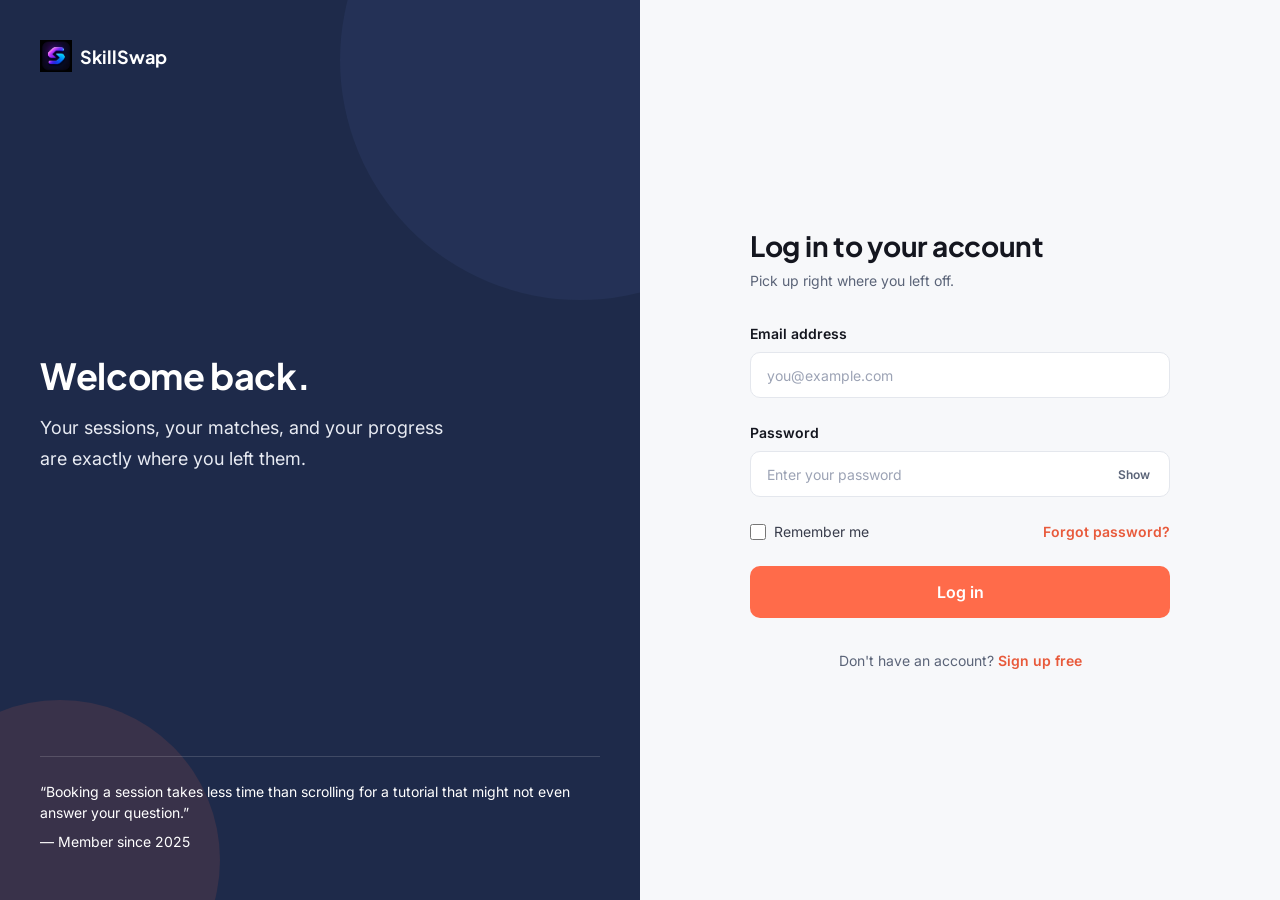
<file: book-session.html>
<!DOCTYPE html>
<html lang="en">
<head>
  <meta charset="UTF-8">
  <meta name="viewport" content="width=device-width, initial-scale=1.0">
  <title>Book a Session — SkillSwap</title>
  <meta name="description" content="Confirm your session booking with your chosen mentor.">

  <link rel="icon" type="image/png" href="assets/images/logo.png">
  <link rel="preconnect" href="https://fonts.googleapis.com">
  <link href="https://fonts.googleapis.com/css2?family=Plus+Jakarta+Sans:wght@500;600;700;800&family=Inter:wght@400;500;600;700&family=JetBrains+Mono:wght@500;600&display=swap" rel="stylesheet">

  <link rel="stylesheet" href="assets/css/base.css">
  <link rel="stylesheet" href="assets/css/navbar.css">
  <link rel="stylesheet" href="assets/css/footer.css">
  <link rel="stylesheet" href="assets/css/book-session.css">
  <link rel="stylesheet" href="assets/css/responsive.css">
</head>
<body class="booksession-body">

  <!-- Background atmosphere -->
  <div class="booksession-orb booksession-orb-1" aria-hidden="true"></div>
  <div class="booksession-orb booksession-orb-2" aria-hidden="true"></div>
  <div class="booksession-orb booksession-orb-3" aria-hidden="true"></div>
  <div class="booksession-grid-overlay" aria-hidden="true"></div>

  <!-- ============================================================
       NAVBAR
       ============================================================ -->
  <header class="navbar navbar-dash" id="navbar">
    <div class="container navbar-inner">
      <a href="index.html" class="navbar-logo">
        <img src="assets/images/logo.png" alt="SkillSwap logo" class="navbar-logo-img">
        <span>SkillSwap</span>
      </a>

      <nav class="navbar-links" id="navbar-links">
        <a href="browse-skills.html" class="navbar-link">Browse Skills</a>
        <a href="dashboard.html" class="navbar-link">Dashboard</a>
        <a href="upcoming-sessions.html" class="navbar-link">Sessions</a>
        <a href="availability.html" class="navbar-link">Availability</a>
        <a href="my-skills.html" class="navbar-link">My Skills</a>
      </nav>

      <div class="navbar-actions" id="navbar-actions-guest">
        <a href="login.html" class="btn btn-ghost btn-sm">Log in</a>
        <a href="register.html" class="btn btn-primary btn-sm">Get started</a>
      </div>

      <div class="navbar-actions hidden" id="navbar-actions-auth">
        <a href="dashboard.html" class="btn btn-outline btn-sm">Dashboard</a>
        <button type="button" class="navbar-avatar-btn" id="navbar-avatar-btn">
          <img src="assets/images/default-avatar.png" alt="My profile" class="avatar avatar-sm" id="navbar-avatar-img">
        </button>
      </div>

      <button type="button" class="navbar-burger" id="navbar-burger" aria-label="Toggle menu" aria-expanded="false">
        <span></span><span></span><span></span>
      </button>
    </div>

    <div class="navbar-mobile-menu" id="navbar-mobile-menu">
      <a href="browse-skills.html" class="navbar-link">Browse Skills</a>
      <a href="dashboard.html" class="navbar-link">Dashboard</a>
      <a href="upcoming-sessions.html" class="navbar-link">Sessions</a>
      <a href="availability.html" class="navbar-link">Availability</a>
      <a href="my-skills.html" class="navbar-link">My Skills</a>
      <div class="navbar-mobile-divider"></div>
      <a href="login.html" class="btn btn-outline btn-block hidden" id="navbar-mobile-login">Log in</a>
      <a href="register.html" class="btn btn-primary btn-block hidden" id="navbar-mobile-register">Get started</a>
    </div>
  </header>

  <main class="booksession-main">
    <div class="container booksession-wrap">

      <div id="booksession-content">
        <div class="booksession-header">
          <h1>Confirm your session</h1>
          <p>Review the details below before sending your request.</p>
        </div>
        <!-- ============================================================
             SUMMARY CARD
             ============================================================ -->
        <section class="card booksession-summary-card" id="booksession-summary-card">
          <div class="booksession-mentor-row">
            <img src="assets/images/default-avatar.png" alt="Mentor photo" class="avatar avatar-md" id="booksession-mentor-photo">
            <div>
              <h4 id="booksession-mentor-name">Loading...</h4>
              <span class="text-sm text-muted" id="booksession-skill-name"></span>
            </div>
          </div>

          <div class="booksession-detail-row">
            <span class="booksession-detail-label">Date</span>
            <span class="booksession-detail-value" id="booksession-date">—</span>
          </div>
          <div class="booksession-detail-row">
            <span class="booksession-detail-label">Time</span>
            <span class="booksession-detail-value" id="booksession-time">—</span>
          </div>
        </section>

        <!-- ============================================================
             NOTES FORM
             ============================================================ -->
        <section class="card booksession-form-card">
          <h3>Anything you'd like the mentor to know?</h3>

          <div class="auth-alert" id="booksession-alert" role="alert"></div>

          <form id="booksession-form" novalidate>
            <div class="form-group">
              <label for="booksession-notes" class="form-label">Notes (optional)</label>
              <textarea id="booksession-notes" class="form-textarea" maxlength="1000" placeholder="e.g. I'd like to focus on portfolio feedback."></textarea>
              <span class="form-error"></span>
            </div>

            <div class="booksession-submit-row">
              <button type="submit" class="btn btn-primary btn-block" id="booksession-submit-btn">Send request</button>
              <a href="javascript:history.back()" class="btn btn-ghost">Cancel</a>
            </div>
          </form>
        </section>
      </div>

      <!-- ============================================================
           UNAVAILABLE STATE (shown if slot was taken/expired)
           ============================================================ -->
      <div class="card booksession-unavailable hidden" id="booksession-unavailable-state">
        <h3>This slot is no longer available</h3>
        <p>Someone may have booked it first, or it has passed. Please choose another time.</p>
        <a href="browse-skills.html" class="btn btn-primary">Browse mentors</a>
      </div>
    </div>
  </main>

  <!-- ============================================================
       FOOTER
       ============================================================ -->
  <footer class="footer">
    <div class="container footer-inner">
      <div class="footer-brand">
        <a href="index.html" class="navbar-logo">
          <img src="assets/images/logo.png" alt="SkillSwap logo" class="navbar-logo-img">
          <span>SkillSwap</span>
        </a>
        <p class="text-sm text-muted">Learn, teach & grow together.</p>
      </div>
      <div class="footer-col">
        <h4>Platform</h4>
        <a href="browse-skills.html">Browse Skills</a>
        <a href="index.html#how-it-works">How it Works</a>
      </div>
      <div class="footer-col">
        <h4>Account</h4>
        <a href="dashboard.html">Dashboard</a>
        <a href="my-skills.html">My Skills</a>
      </div>
      <div class="footer-col">
        <h4>Company</h4>
        <a href="#">About</a>
        <a href="#">Contact</a>
      </div>
    </div>
    <div class="container footer-bottom">
      <p class="text-sm text-muted">&copy; 2026 SkillSwap. All rights reserved.</p>
    </div>
  </footer>

  <div class="toast-container" id="toast-container"></div>

  <script src="assets/js/config.js"></script>
  <script src="assets/js/utils.js"></script>
  <script src="assets/js/auth-guard.js"></script>
  <script src="assets/js/navbar.js"></script>
  <script src="assets/js/book-session.js"></script>
</body>
</html>
</file>
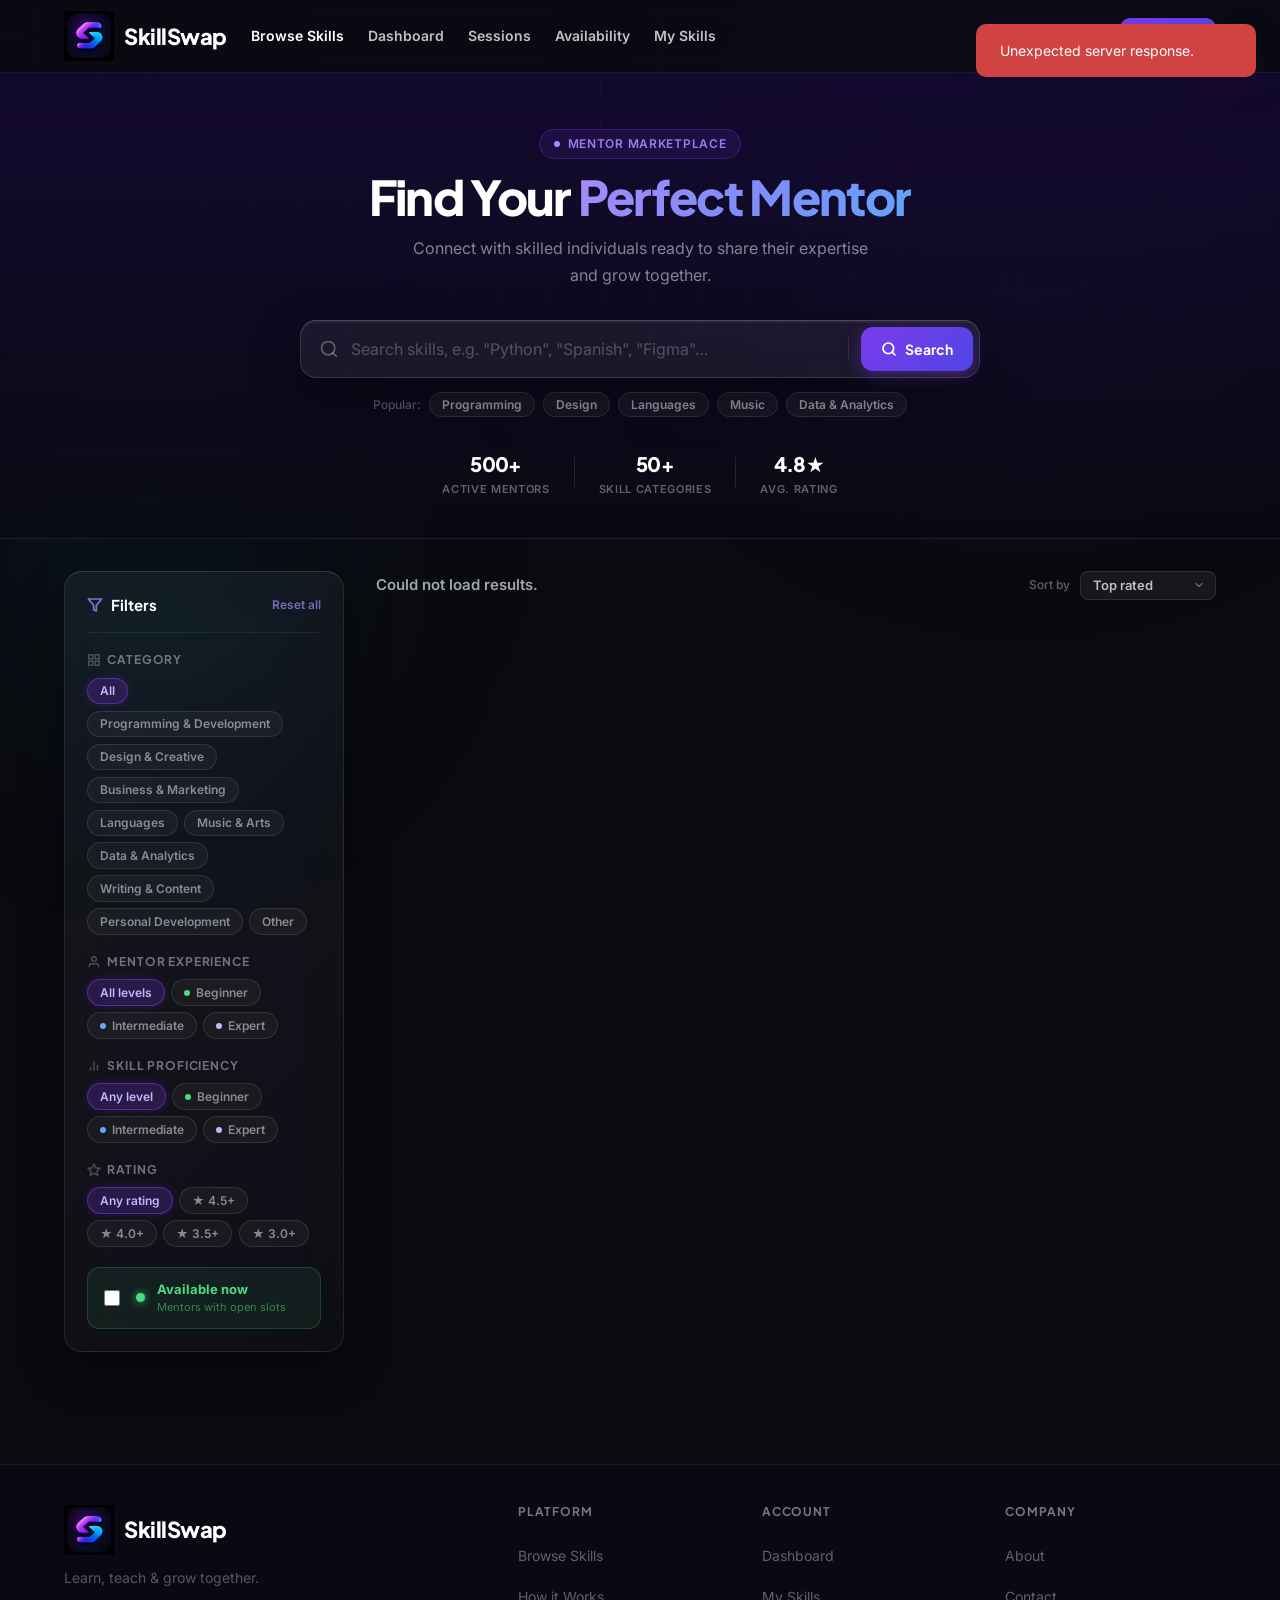
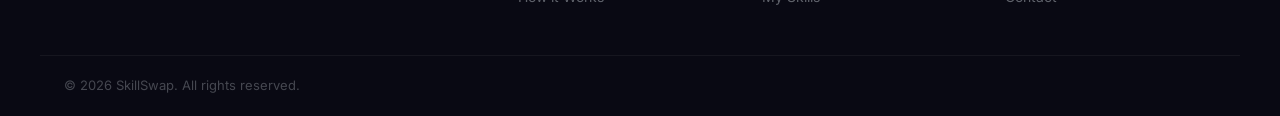
<file: browse-skills.html>
<!DOCTYPE html>
<html lang="en">
<head>
  <meta charset="UTF-8">
  <meta name="viewport" content="width=device-width, initial-scale=1.0">
  <title>Browse Mentors — SkillSwap</title>
  <meta name="description" content="Discover skilled mentors and find the perfect skill exchange partner. Filter by category, experience level, and proficiency.">

  <link rel="icon" type="image/png" href="assets/images/logo.png">
  <link rel="preconnect" href="https://fonts.googleapis.com">
  <link href="https://fonts.googleapis.com/css2?family=Plus+Jakarta+Sans:wght@500;600;700;800&family=Inter:wght@400;500;600;700&family=JetBrains+Mono:wght@500;600&display=swap" rel="stylesheet">

  <link rel="stylesheet" href="assets/css/base.css">
  <link rel="stylesheet" href="assets/css/navbar.css">
  <link rel="stylesheet" href="assets/css/footer.css">
  <link rel="stylesheet" href="assets/css/browse-skills.css">
</head>
<body class="browse-body">

  <!-- Background atmosphere -->
  <div class="browse-orb browse-orb-1"></div>
  <div class="browse-orb browse-orb-2"></div>
  <div class="browse-grid-overlay"></div>

  <!-- ============================================================
       NAVBAR
       ============================================================ -->
  <header class="navbar navbar-browse" id="navbar">
    <div class="container navbar-inner">
      <a href="index.html" class="navbar-logo">
        <img src="assets/images/logo.png" alt="SkillSwap logo" class="navbar-logo-img">
        <span>SkillSwap</span>
      </a>

      <nav class="navbar-links" id="navbar-links">
        <a href="browse-skills.html" class="navbar-link navbar-link-active">Browse Skills</a>
        <a href="dashboard.html" class="navbar-link">Dashboard</a>
        <a href="upcoming-sessions.html" class="navbar-link">Sessions</a>
        <a href="availability.html" class="navbar-link">Availability</a>
        <a href="my-skills.html" class="navbar-link">My Skills</a>
      </nav>

      <div class="navbar-actions" id="navbar-actions-guest">
        <a href="login.html" class="btn btn-ghost btn-sm">Log in</a>
        <a href="register.html" class="btn btn-primary btn-sm">Get started</a>
      </div>

      <div class="navbar-actions hidden" id="navbar-actions-auth">
        <a href="dashboard.html" class="btn btn-outline btn-sm">Dashboard</a>
        <button type="button" class="navbar-avatar-btn" id="navbar-avatar-btn">
          <img src="assets/images/default-avatar.png" alt="My profile" class="avatar avatar-sm" id="navbar-avatar-img">
        </button>
      </div>

      <button type="button" class="navbar-burger" id="navbar-burger" aria-label="Toggle menu" aria-expanded="false">
        <span></span><span></span><span></span>
      </button>
    </div>

    <div class="navbar-mobile-menu" id="navbar-mobile-menu">
      <a href="browse-skills.html" class="navbar-link">Browse Skills</a>
      <a href="dashboard.html" class="navbar-link">Dashboard</a>
      <a href="upcoming-sessions.html" class="navbar-link">Sessions</a>
      <a href="availability.html" class="navbar-link">Availability</a>
      <a href="my-skills.html" class="navbar-link">My Skills</a>
      <div class="navbar-mobile-divider"></div>
      <a href="login.html" class="btn btn-outline btn-block hidden" id="navbar-mobile-login">Log in</a>
      <a href="register.html" class="btn btn-primary btn-block hidden" id="navbar-mobile-register">Get started</a>
    </div>
  </header>

  <!-- ============================================================
       HERO / SEARCH HEADER
       ============================================================ -->
  <section class="browse-hero">
    <div class="container browse-hero-inner">
      <div class="browse-hero-copy">
        <div class="browse-eyebrow">
          <span class="browse-eyebrow-dot"></span>
          <span>Mentor Marketplace</span>
        </div>
        <h1 class="browse-hero-headline">Find Your <span class="browse-headline-accent">Perfect Mentor</span></h1>
        <p class="browse-hero-sub">Connect with skilled individuals ready to share their expertise and grow together.</p>
      </div>

      <!-- Premium search bar -->
      <form class="browse-search-shell" id="browse-search-form" role="search" aria-label="Search mentors">
        <div class="browse-search-inner">
          <div class="browse-search-icon">
            <svg width="20" height="20" viewBox="0 0 24 24" fill="none" stroke="currentColor" stroke-width="2" stroke-linecap="round" stroke-linejoin="round"><circle cx="11" cy="11" r="8"/><path d="m21 21-4.35-4.35"/></svg>
          </div>
          <input
            type="text"
            id="browse-search-input"
            class="browse-search-input"
            placeholder="Search skills, e.g. &quot;Python&quot;, &quot;Spanish&quot;, &quot;Figma&quot;…"
            autocomplete="off"
            spellcheck="false"
          >
          <div class="browse-search-divider"></div>
          <button type="submit" class="browse-search-btn" id="browse-search-submit-btn">
            <svg width="16" height="16" viewBox="0 0 24 24" fill="none" stroke="currentColor" stroke-width="2.5" stroke-linecap="round" stroke-linejoin="round"><circle cx="11" cy="11" r="8"/><path d="m21 21-4.35-4.35"/></svg>
            Search
          </button>
        </div>

        <!-- Quick category pills under search -->
        <div class="browse-quick-cats" id="browse-quick-cats">
          <span class="browse-quick-label">Popular:</span>
          <button type="button" class="browse-quick-cat-pill" data-cat-id="1">Programming</button>
          <button type="button" class="browse-quick-cat-pill" data-cat-id="2">Design</button>
          <button type="button" class="browse-quick-cat-pill" data-cat-id="4">Languages</button>
          <button type="button" class="browse-quick-cat-pill" data-cat-id="5">Music</button>
          <button type="button" class="browse-quick-cat-pill" data-cat-id="6">Data &amp; Analytics</button>
        </div>
      </form>

      <!-- Stats row -->
      <div class="browse-hero-stats">
        <div class="browse-hero-stat">
          <span class="browse-hero-stat-num">500+</span>
          <span class="browse-hero-stat-label">Active Mentors</span>
        </div>
        <div class="browse-hero-stat-divider"></div>
        <div class="browse-hero-stat">
          <span class="browse-hero-stat-num">50+</span>
          <span class="browse-hero-stat-label">Skill Categories</span>
        </div>
        <div class="browse-hero-stat-divider"></div>
        <div class="browse-hero-stat">
          <span class="browse-hero-stat-num">4.8★</span>
          <span class="browse-hero-stat-label">Avg. Rating</span>
        </div>
      </div>
    </div>
  </section>

  <!-- ============================================================
       MAIN LAYOUT (sidebar + results)
       ============================================================ -->
  <main class="browse-main">
    <div class="container browse-layout">

      <!-- Mobile filters toggle -->
      <button type="button" class="browse-mobile-filter-btn" id="browse-filters-toggle-btn" aria-expanded="false" aria-controls="browse-filters-panel">
        <svg width="16" height="16" viewBox="0 0 24 24" fill="none" stroke="currentColor" stroke-width="2.5" stroke-linecap="round" stroke-linejoin="round"><line x1="21" y1="4" x2="14" y2="4"/><line x1="10" y1="4" x2="3" y2="4"/><line x1="21" y1="12" x2="12" y2="12"/><line x1="8" y1="12" x2="3" y2="12"/><line x1="21" y1="20" x2="16" y2="20"/><line x1="12" y1="20" x2="3" y2="20"/><circle cx="12" cy="4" r="2"/><circle cx="10" cy="12" r="2"/><circle cx="14" cy="20" r="2"/></svg>
        Filters
        <span class="browse-filter-count-badge hidden" id="browse-filter-count-badge">0</span>
      </button>

      <!-- ============================================================
           FILTER SIDEBAR
           ============================================================ -->
      <aside class="browse-sidebar" id="browse-filters-panel" aria-label="Filter options">

        <div class="browse-sidebar-header">
          <div class="browse-sidebar-title-row">
            <svg width="16" height="16" viewBox="0 0 24 24" fill="none" stroke="currentColor" stroke-width="2.5" stroke-linecap="round" stroke-linejoin="round"><polygon points="22 3 2 3 10 12.46 10 19 14 21 14 12.46 22 3"/></svg>
            <span>Filters</span>
          </div>
          <button type="button" class="browse-filters-clear-btn" id="browse-filters-clear-btn">Reset all</button>
        </div>

        <!-- Category -->
        <div class="browse-filter-section">
          <h3 class="browse-filter-section-title">
            <svg width="14" height="14" viewBox="0 0 24 24" fill="none" stroke="currentColor" stroke-width="2.5"><rect x="3" y="3" width="7" height="7"/><rect x="14" y="3" width="7" height="7"/><rect x="14" y="14" width="7" height="7"/><rect x="3" y="14" width="7" height="7"/></svg>
            Category
          </h3>
          <div class="browse-filter-chips browse-filter-chip-row" id="filter-category-chips" data-filter="category" role="group" aria-label="Filter by category">
            <button type="button" class="browse-filter-chip is-active" data-value="">All</button>
          </div>
        </div>

        <!-- Experience level -->
        <div class="browse-filter-section">
          <h3 class="browse-filter-section-title">
            <svg width="14" height="14" viewBox="0 0 24 24" fill="none" stroke="currentColor" stroke-width="2.5"><path d="M20 21v-2a4 4 0 0 0-4-4H8a4 4 0 0 0-4 4v2"/><circle cx="12" cy="7" r="4"/></svg>
            Mentor Experience
          </h3>
          <div class="browse-filter-chips browse-filter-chip-row" data-filter="experience_level" role="group" aria-label="Filter by mentor experience">
            <button type="button" class="browse-filter-chip is-active" data-value="">All levels</button>
            <button type="button" class="browse-filter-chip" data-value="beginner">
              <span class="browse-chip-dot browse-chip-dot--green"></span>Beginner
            </button>
            <button type="button" class="browse-filter-chip" data-value="intermediate">
              <span class="browse-chip-dot browse-chip-dot--blue"></span>Intermediate
            </button>
            <button type="button" class="browse-filter-chip" data-value="expert">
              <span class="browse-chip-dot browse-chip-dot--purple"></span>Expert
            </button>
          </div>
        </div>

        <!-- Skill proficiency -->
        <div class="browse-filter-section">
          <h3 class="browse-filter-section-title">
            <svg width="14" height="14" viewBox="0 0 24 24" fill="none" stroke="currentColor" stroke-width="2.5"><line x1="18" y1="20" x2="18" y2="10"/><line x1="12" y1="20" x2="12" y2="4"/><line x1="6" y1="20" x2="6" y2="14"/></svg>
            Skill Proficiency
          </h3>
          <div class="browse-filter-chips browse-filter-chip-row" data-filter="proficiency" role="group" aria-label="Filter by skill proficiency">
            <button type="button" class="browse-filter-chip is-active" data-value="">Any level</button>
            <button type="button" class="browse-filter-chip" data-value="beginner">
              <span class="browse-chip-dot browse-chip-dot--green"></span>Beginner
            </button>
            <button type="button" class="browse-filter-chip" data-value="intermediate">
              <span class="browse-chip-dot browse-chip-dot--blue"></span>Intermediate
            </button>
            <button type="button" class="browse-filter-chip" data-value="expert">
              <span class="browse-chip-dot browse-chip-dot--purple"></span>Expert
            </button>
          </div>
        </div>

        <!-- Rating Filter -->
        <div class="browse-filter-section">
          <h3 class="browse-filter-section-title">
            <svg width="14" height="14" viewBox="0 0 24 24" fill="none" stroke="currentColor" stroke-width="2.5"><polygon points="12 2 15.09 8.26 22 9.27 17 14.14 18.18 21.02 12 17.77 5.82 21.02 7 14.14 2 9.27 8.91 8.26 12 2"/></svg>
            Rating
          </h3>
          <div class="browse-filter-chips browse-filter-chip-row" data-filter="rating" role="group" aria-label="Filter by rating">
            <button type="button" class="browse-filter-chip is-active" data-value="">Any rating</button>
            <button type="button" class="browse-filter-chip" data-value="4.5">★ 4.5+</button>
            <button type="button" class="browse-filter-chip" data-value="4.0">★ 4.0+</button>
            <button type="button" class="browse-filter-chip" data-value="3.5">★ 3.5+</button>
            <button type="button" class="browse-filter-chip" data-value="3.0">★ 3.0+</button>
          </div>
        </div>

        <!-- Availability indicator -->
        <div class="browse-filter-section">
          <label class="browse-availability-banner" style="cursor: pointer; width: 100%;">
            <input type="checkbox" id="filter-availability" style="width: 16px; height: 16px; accent-color: #4ade80; cursor: pointer; margin-right: 0.25rem;">
            <span class="browse-avail-dot"></span>
            <div>
              <span class="browse-avail-title">Available now</span>
              <span class="browse-avail-sub">Mentors with open slots</span>
            </div>
          </label>
        </div>

      </aside>

      <!-- ============================================================
           RESULTS PANEL
           ============================================================ -->
      <div class="browse-results">

        <!-- Results toolbar -->
        <div class="browse-results-bar">
          <span class="browse-results-count" id="browse-results-count">
            <span class="browse-count-skeleton"></span>
          </span>
          <div class="browse-sort-row">
            <label for="browse-sort-select" class="browse-sort-label">Sort by</label>
            <select id="browse-sort-select" class="browse-sort-select">
              <option value="rating">Top rated</option>
              <option value="sessions">Most sessions</option>
              <option value="newest">Newest</option>
            </select>
          </div>
        </div>

        <!-- Card grid -->
        <div class="mentor-card-grid" id="mentor-card-grid" role="list" aria-label="Mentor results">
          <!-- Skeleton placeholders -->
          <div class="mentor-card-skeleton" aria-hidden="true"></div>
          <div class="mentor-card-skeleton" aria-hidden="true"></div>
          <div class="mentor-card-skeleton" aria-hidden="true"></div>
          <div class="mentor-card-skeleton" aria-hidden="true"></div>
          <div class="mentor-card-skeleton" aria-hidden="true"></div>
          <div class="mentor-card-skeleton" aria-hidden="true"></div>
        </div>

        <!-- Empty state -->
        <div class="browse-empty-state hidden" id="browse-empty-state" role="status">
          <div class="browse-empty-icon">
            <svg width="48" height="48" viewBox="0 0 24 24" fill="none" stroke="currentColor" stroke-width="1.5" stroke-linecap="round" stroke-linejoin="round"><circle cx="11" cy="11" r="8"/><path d="m21 21-4.35-4.35"/></svg>
          </div>
          <h3>No mentors found</h3>
          <p>Try different keywords or adjust your filters.</p>
          <button type="button" class="browse-empty-reset-btn" id="browse-empty-reset-btn">Clear all filters</button>
        </div>

        <!-- Pagination -->
        <nav class="browse-pagination hidden" id="browse-pagination" aria-label="Results pagination"></nav>

      </div><!-- /.browse-results -->

    </div><!-- /.container -->
  </main>

  <!-- ============================================================
       FOOTER
       ============================================================ -->
  <footer class="browse-footer">
    <div class="container browse-footer-inner">
      <div class="footer-brand">
        <a href="index.html" class="navbar-logo">
          <img src="assets/images/logo.png" alt="SkillSwap logo" class="navbar-logo-img">
          <span>SkillSwap</span>
        </a>
        <p class="text-sm">Learn, teach &amp; grow together.</p>
      </div>
      <div class="footer-col">
        <h4>Platform</h4>
        <a href="browse-skills.html">Browse Skills</a>
        <a href="index.html#how-it-works">How it Works</a>
      </div>
      <div class="footer-col">
        <h4>Account</h4>
        <a href="dashboard.html">Dashboard</a>
        <a href="my-skills.html">My Skills</a>
      </div>
      <div class="footer-col">
        <h4>Company</h4>
        <a href="#">About</a>
        <a href="#">Contact</a>
      </div>
    </div>
    <div class="container browse-footer-bottom">
      <p class="text-sm">&copy; 2026 SkillSwap. All rights reserved.</p>
    </div>
  </footer>

  <div class="toast-container" id="toast-container"></div>

  <script src="assets/js/config.js"></script>
  <script src="assets/js/utils.js"></script>
  <script src="assets/js/auth-guard.js"></script>
  <script src="assets/js/navbar.js"></script>
  <script src="assets/js/browse-skills.js"></script>
</body>
</html>
</file>
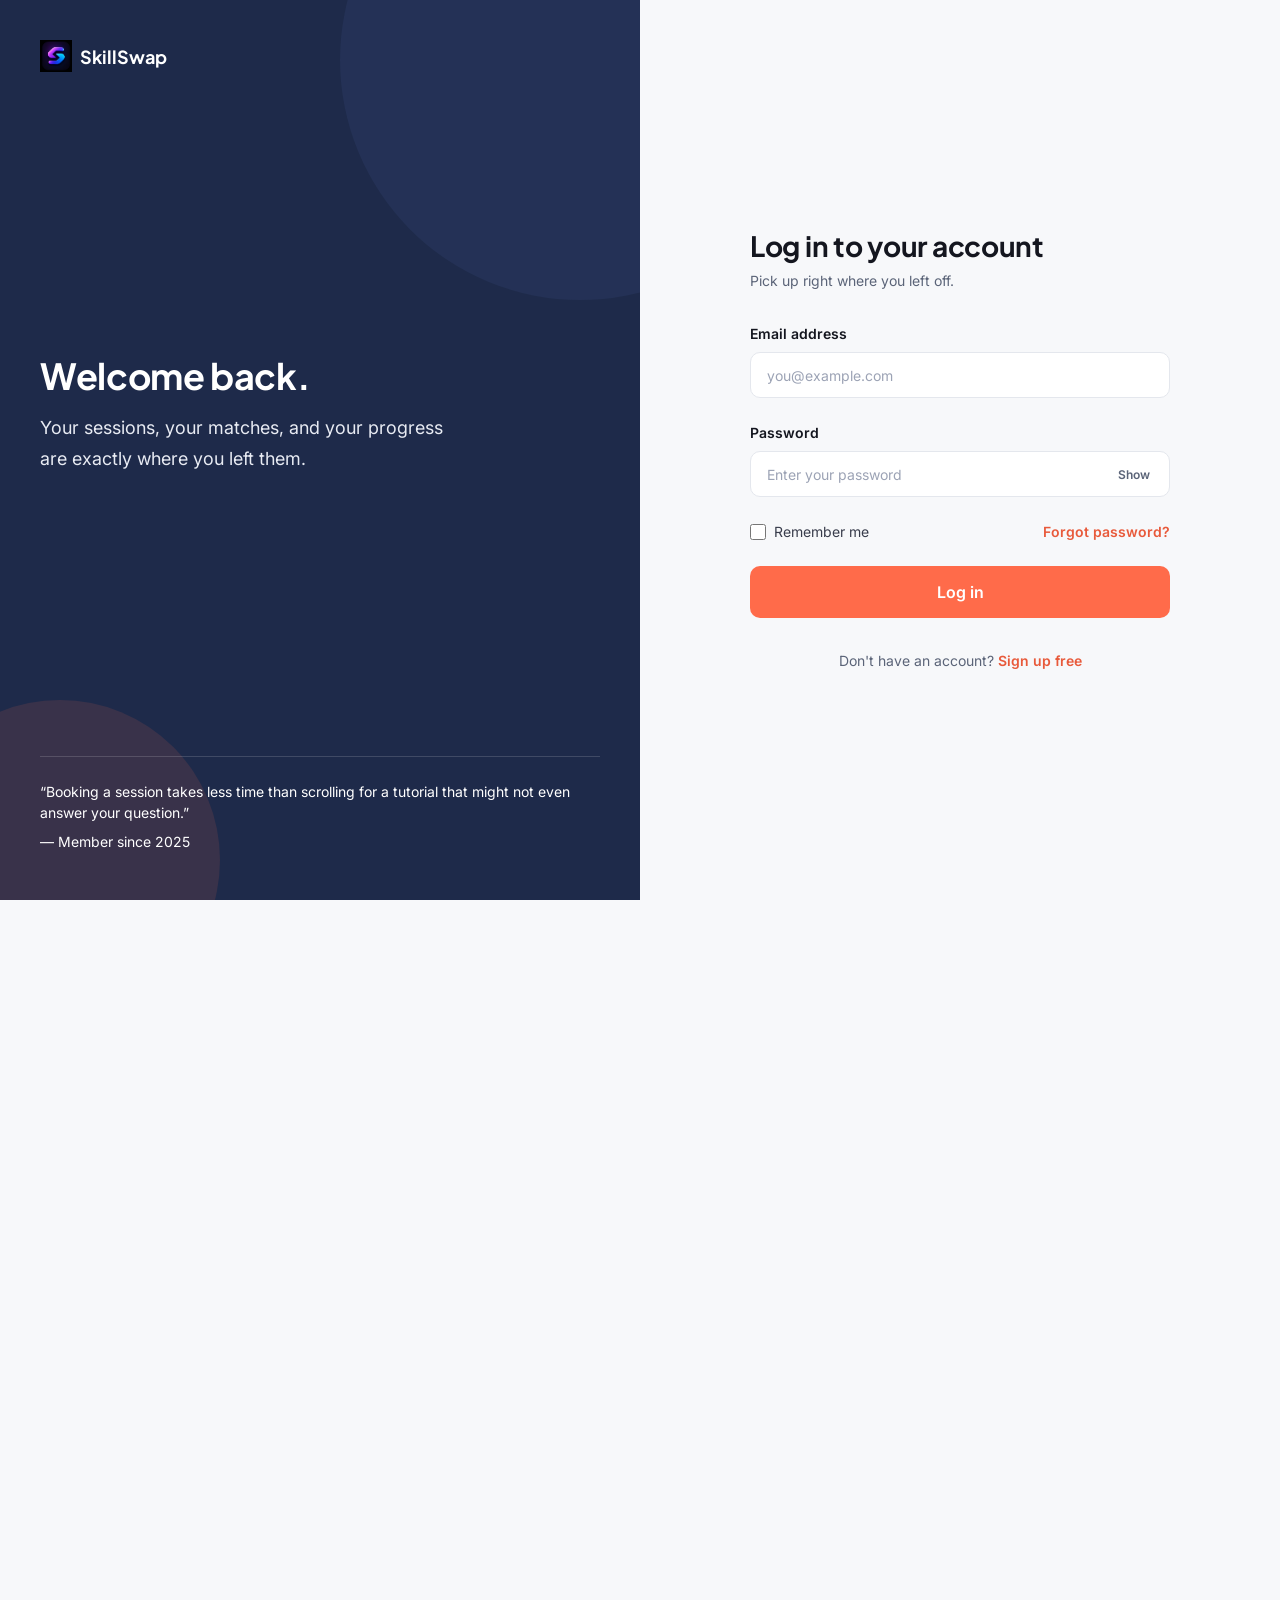
<file: dashboard.html>
<!DOCTYPE html>
<html lang="en">
<head>
  <meta charset="UTF-8">
  <meta name="viewport" content="width=device-width, initial-scale=1.0">
  <title>Dashboard — SkillSwap</title>
  <meta name="description" content="Your SkillSwap command center. Track sessions, skill progress, learning goals and recent activity at a glance.">

  <link rel="icon" type="image/png" href="assets/images/logo.png">
  <link rel="preconnect" href="https://fonts.googleapis.com">
  <link href="https://fonts.googleapis.com/css2?family=Plus+Jakarta+Sans:wght@500;600;700;800&family=Inter:wght@400;500;600;700&family=JetBrains+Mono:wght@500;600&display=swap" rel="stylesheet">

  <link rel="stylesheet" href="assets/css/base.css">
  <link rel="stylesheet" href="assets/css/navbar.css">
  <link rel="stylesheet" href="assets/css/footer.css">
  <link rel="stylesheet" href="assets/css/dashboard.css">
</head>
<body class="dash-body">

  <!-- ============================================================
       NAVBAR
       ============================================================ -->
  <header class="navbar navbar-dash" id="navbar">
    <div class="container navbar-inner">
      <a href="index.html" class="navbar-logo">
        <img src="assets/images/logo.png" alt="SkillSwap logo" class="navbar-logo-img">
        <span>SkillSwap</span>
      </a>

      <nav class="navbar-links" id="navbar-links">
        <a href="browse-skills.html" class="navbar-link">Browse Skills</a>
        <a href="dashboard.html" class="navbar-link navbar-link-active">Dashboard</a>
        <a href="upcoming-sessions.html" class="navbar-link">Sessions</a>
        <a href="availability.html" class="navbar-link">Availability</a>
        <a href="my-skills.html" class="navbar-link">My Skills</a>
      </nav>

      <div class="navbar-actions" id="navbar-actions-guest">
        <a href="login.html" class="btn btn-ghost btn-sm">Log in</a>
        <a href="register.html" class="btn btn-primary btn-sm">Get started</a>
      </div>

      <div class="navbar-actions hidden" id="navbar-actions-auth">
        <a href="profile.html" class="dash-nav-profile-btn" id="dash-nav-profile-btn">
          <img src="assets/images/default-avatar.png" alt="My profile" class="avatar avatar-sm" id="navbar-avatar-img">
          <span id="dash-nav-username">Profile</span>
        </a>
      </div>

      <button type="button" class="navbar-burger" id="navbar-burger" aria-label="Toggle menu" aria-expanded="false">
        <span></span><span></span><span></span>
      </button>
    </div>

    <div class="navbar-mobile-menu" id="navbar-mobile-menu">
      <a href="browse-skills.html" class="navbar-link">Browse Skills</a>
      <a href="dashboard.html" class="navbar-link">Dashboard</a>
      <a href="upcoming-sessions.html" class="navbar-link">Sessions</a>
      <a href="availability.html" class="navbar-link">Availability</a>
      <a href="my-skills.html" class="navbar-link">My Skills</a>
      <div class="navbar-mobile-divider"></div>
      <a href="login.html" class="btn btn-outline btn-block hidden" id="navbar-mobile-login">Log in</a>
      <a href="register.html" class="btn btn-primary btn-block hidden" id="navbar-mobile-register">Get started</a>
    </div>
  </header>

  <main class="dash-main">

    <!-- Background orbs (match landing page) -->
    <div class="dash-orb dash-orb-1"></div>
    <div class="dash-orb dash-orb-2"></div>
    <div class="dash-orb dash-orb-3"></div>
    <div class="dash-grid-overlay"></div>

    <div class="container dash-container">

      <!-- ============================================================
           WELCOME SECTION
           ============================================================ -->
      <section class="dash-welcome" id="dash-welcome">
        <div class="dash-welcome-left">
          <div class="dash-eyebrow">
            <span class="dash-eyebrow-dot"></span>
            <span>Your Command Center</span>
          </div>
          <h1 class="dash-headline" id="dashboard-greeting">Welcome back 👋</h1>
          <p class="dash-subline">Here's what's happening with your skill exchanges today.</p>
        </div>
        <div class="dash-welcome-actions">
          <a href="browse-skills.html" class="btn-dash-secondary">
            <svg width="16" height="16" viewBox="0 0 24 24" fill="none" stroke="currentColor" stroke-width="2.5" stroke-linecap="round" stroke-linejoin="round"><circle cx="11" cy="11" r="8"/><path d="m21 21-4.35-4.35"/></svg>
            Browse Skills
          </a>
          <a href="my-skills.html" class="btn-dash-primary">
            <svg width="16" height="16" viewBox="0 0 24 24" fill="none" stroke="currentColor" stroke-width="2.5" stroke-linecap="round" stroke-linejoin="round"><path d="M12 5v14m-7-7h14"/></svg>
            Add Skill
          </a>
        </div>
      </section>

      <!-- ============================================================
           STATS GRID
           ============================================================ -->
      <section class="dash-stats-grid" id="stat-card-grid" aria-label="Key statistics">

        <div class="dash-stat-card" id="stat-card-sessions">
          <div class="dash-stat-icon dash-stat-icon--purple">
            <svg width="20" height="20" viewBox="0 0 24 24" fill="none" stroke="currentColor" stroke-width="2" stroke-linecap="round" stroke-linejoin="round"><circle cx="12" cy="12" r="10"/><polyline points="12 6 12 12 16 14"/></svg>
          </div>
          <div class="dash-stat-body">
            <span class="dash-stat-value" id="stat-active-sessions">—</span>
            <span class="dash-stat-label">Active Sessions</span>
          </div>
          <div class="dash-stat-trend dash-stat-trend--up">
            <svg width="12" height="12" viewBox="0 0 24 24" fill="none" stroke="currentColor" stroke-width="2.5"><polyline points="18 15 12 9 6 15"/></svg>
            Live
          </div>
        </div>

        <div class="dash-stat-card" id="stat-card-completed">
          <div class="dash-stat-icon dash-stat-icon--green">
            <svg width="20" height="20" viewBox="0 0 24 24" fill="none" stroke="currentColor" stroke-width="2" stroke-linecap="round" stroke-linejoin="round"><path d="M22 11.08V12a10 10 0 1 1-5.93-9.14"/><polyline points="22 4 12 14.01 9 11.01"/></svg>
          </div>
          <div class="dash-stat-body">
            <span class="dash-stat-value" id="stat-completed-sessions">—</span>
            <span class="dash-stat-label">Completed Sessions</span>
          </div>
          <div class="dash-stat-trend dash-stat-trend--up">
            <svg width="12" height="12" viewBox="0 0 24 24" fill="none" stroke="currentColor" stroke-width="2.5"><polyline points="18 15 12 9 6 15"/></svg>
            All time
          </div>
        </div>

        <div class="dash-stat-card" id="stat-card-rating">
          <div class="dash-stat-icon dash-stat-icon--amber">
            <svg width="20" height="20" viewBox="0 0 24 24" fill="currentColor"><path d="M12 2l3.09 6.26L22 9.27l-5 4.87 1.18 6.88L12 17.77l-6.18 3.25L7 14.14 2 9.27l6.91-1.01L12 2z"/></svg>
          </div>
          <div class="dash-stat-body">
            <span class="dash-stat-value" id="stat-average-rating">—</span>
            <span class="dash-stat-label">Average Rating</span>
          </div>
          <div class="dash-stat-trend dash-stat-trend--neutral">
            <svg width="12" height="12" viewBox="0 0 24 24" fill="none" stroke="currentColor" stroke-width="2.5"><line x1="5" y1="12" x2="19" y2="12"/></svg>
            Out of 5.0
          </div>
        </div>

        <div class="dash-stat-card" id="stat-card-offered">
          <div class="dash-stat-icon dash-stat-icon--blue">
            <svg width="20" height="20" viewBox="0 0 24 24" fill="none" stroke="currentColor" stroke-width="2" stroke-linecap="round" stroke-linejoin="round"><path d="M22 10v6M2 10l10-5 10 5-10 5z"/><path d="M6 12v5c3 3 9 3 12 0v-5"/></svg>
          </div>
          <div class="dash-stat-body">
            <span class="dash-stat-value" id="stat-skills-offered">—</span>
            <span class="dash-stat-label">Skills Offered</span>
          </div>
          <div class="dash-stat-trend dash-stat-trend--up">
            <svg width="12" height="12" viewBox="0 0 24 24" fill="none" stroke="currentColor" stroke-width="2.5"><polyline points="18 15 12 9 6 15"/></svg>
            Teaching
          </div>
        </div>

        <div class="dash-stat-card" id="stat-card-wanted">
          <div class="dash-stat-icon dash-stat-icon--pink">
            <svg width="20" height="20" viewBox="0 0 24 24" fill="none" stroke="currentColor" stroke-width="2" stroke-linecap="round" stroke-linejoin="round"><circle cx="11" cy="11" r="8"/><path d="m21 21-4.35-4.35"/></svg>
          </div>
          <div class="dash-stat-body">
            <span class="dash-stat-value" id="stat-skills-wanted">—</span>
            <span class="dash-stat-label">Skills Wanted</span>
          </div>
          <div class="dash-stat-trend dash-stat-trend--neutral">
            <svg width="12" height="12" viewBox="0 0 24 24" fill="none" stroke="currentColor" stroke-width="2.5"><line x1="5" y1="12" x2="19" y2="12"/></svg>
            Learning
          </div>
        </div>

      </section>

      <!-- ============================================================
           MAIN CONTENT GRID
           ============================================================ -->
      <div class="dash-content-grid">

        <!-- LEFT COLUMN -->
        <div class="dash-col-main">

          <!-- Recent Activity -->
          <section class="dash-glass-card" id="dash-activity-card">
            <div class="dash-card-header">
              <div class="dash-card-title-group">
                <div class="dash-card-icon dash-card-icon--purple">
                  <svg width="16" height="16" viewBox="0 0 24 24" fill="none" stroke="currentColor" stroke-width="2.5" stroke-linecap="round" stroke-linejoin="round"><polyline points="22 12 18 12 15 21 9 3 6 12 2 12"/></svg>
                </div>
                <div>
                  <h2 class="dash-card-title">Recent Activity</h2>
                  <p class="dash-card-subtitle">Your latest session updates</p>
                </div>
              </div>
              <a href="upcoming-sessions.html" class="dash-card-link">View all <svg width="14" height="14" viewBox="0 0 24 24" fill="none" stroke="currentColor" stroke-width="2.5"><path d="m9 18 6-6-6-6"/></svg></a>
            </div>
            <div class="dash-activity-list" id="dashboard-upcoming-preview">
              <div class="dash-skeleton-row"></div>
              <div class="dash-skeleton-row"></div>
              <div class="dash-skeleton-row"></div>
            </div>
          </section>

          <!-- Upcoming Sessions -->
          <section class="dash-glass-card" id="dash-sessions-card">
            <div class="dash-card-header">
              <div class="dash-card-title-group">
                <div class="dash-card-icon dash-card-icon--blue">
                  <svg width="16" height="16" viewBox="0 0 24 24" fill="none" stroke="currentColor" stroke-width="2.5" stroke-linecap="round" stroke-linejoin="round"><rect x="3" y="4" width="18" height="18" rx="2" ry="2"/><line x1="16" y1="2" x2="16" y2="6"/><line x1="8" y1="2" x2="8" y2="6"/><line x1="3" y1="10" x2="21" y2="10"/></svg>
                </div>
                <div>
                  <h2 class="dash-card-title">Upcoming Sessions</h2>
                  <p class="dash-card-subtitle">Scheduled skill exchanges</p>
                </div>
              </div>
              <a href="upcoming-sessions.html" class="dash-card-link">Manage <svg width="14" height="14" viewBox="0 0 24 24" fill="none" stroke="currentColor" stroke-width="2.5"><path d="m9 18 6-6-6-6"/></svg></a>
            </div>
            <div class="dash-sessions-list" id="dash-sessions-list">
              <div class="dash-skeleton-row"></div>
              <div class="dash-skeleton-row"></div>
            </div>
          </section>

          <!-- Learning Goals -->
          <section class="dash-glass-card" id="dash-goals-card">
            <div class="dash-card-header">
              <div class="dash-card-title-group">
                <div class="dash-card-icon dash-card-icon--amber">
                  <svg width="16" height="16" viewBox="0 0 24 24" fill="none" stroke="currentColor" stroke-width="2.5" stroke-linecap="round" stroke-linejoin="round"><circle cx="12" cy="12" r="10"/><circle cx="12" cy="12" r="6"/><circle cx="12" cy="12" r="2"/></svg>
                </div>
                <div>
                  <h2 class="dash-card-title">Learning Goals</h2>
                  <p class="dash-card-subtitle">Track your skill milestones</p>
                </div>
              </div>
              <a href="my-skills.html" class="dash-card-link">Manage <svg width="14" height="14" viewBox="0 0 24 24" fill="none" stroke="currentColor" stroke-width="2.5"><path d="m9 18 6-6-6-6"/></svg></a>
            </div>
            <div class="dash-goals-list" id="dash-goals-list">
              <!-- Populated by dashboard.js from skills_wanted table -->
              <div class="dash-skeleton-row"></div>
              <div class="dash-skeleton-row"></div>
            </div>
          </section>

        </div>

        <!-- RIGHT COLUMN -->
        <div class="dash-col-side">

          <!-- Profile Completion -->
          <section class="dash-glass-card" id="completion-card">
            <div class="dash-card-header">
              <div class="dash-card-title-group">
                <div class="dash-card-icon dash-card-icon--green">
                  <svg width="16" height="16" viewBox="0 0 24 24" fill="none" stroke="currentColor" stroke-width="2.5" stroke-linecap="round" stroke-linejoin="round"><path d="M20 21v-2a4 4 0 0 0-4-4H8a4 4 0 0 0-4 4v2"/><circle cx="12" cy="7" r="4"/></svg>
                </div>
                <div>
                  <h2 class="dash-card-title">Profile Strength</h2>
                </div>
              </div>
              <span class="dash-completion-badge" id="completion-percent">—%</span>
            </div>

            <div class="dash-completion-ring-wrap">
              <div class="dash-completion-ring" id="completion-ring-wrap">
                <svg class="dash-ring-svg" viewBox="0 0 100 100">
                  <circle class="dash-ring-track" cx="50" cy="50" r="40" />
                  <circle class="dash-ring-fill" id="completion-ring-fill" cx="50" cy="50" r="40"
                    stroke-dasharray="251.2"
                    stroke-dashoffset="251.2" />
                </svg>
                <div class="dash-ring-center">
                  <span class="dash-ring-pct" id="dash-ring-pct">0%</span>
                  <span class="dash-ring-label">Complete</span>
                </div>
              </div>
            </div>

            <!-- hidden bar fill used by legacy JS -->
            <div style="display:none">
              <div id="completion-bar-fill" data-width="0"></div>
            </div>

            <ul class="dash-completion-checks" id="completion-checklist"></ul>
          </section>

          <!-- Skill Progress -->
          <section class="dash-glass-card" id="dash-skill-progress-card">
            <div class="dash-card-header">
              <div class="dash-card-title-group">
                <div class="dash-card-icon dash-card-icon--pink">
                  <svg width="16" height="16" viewBox="0 0 24 24" fill="none" stroke="currentColor" stroke-width="2.5" stroke-linecap="round" stroke-linejoin="round"><line x1="18" y1="20" x2="18" y2="10"/><line x1="12" y1="20" x2="12" y2="4"/><line x1="6" y1="20" x2="6" y2="14"/></svg>
                </div>
                <div>
                  <h2 class="dash-card-title">Skill Progress</h2>
                </div>
              </div>
              <a href="my-skills.html" class="dash-card-link">Edit <svg width="14" height="14" viewBox="0 0 24 24" fill="none" stroke="currentColor" stroke-width="2.5"><path d="m9 18 6-6-6-6"/></svg></a>
            </div>
            <div class="dash-skill-bars" id="dash-skill-bars-dynamic">
              <!-- Populated by dashboard.js from skills_offered table -->
              <div class="dash-skeleton-row"></div>
              <div class="dash-skeleton-row"></div>
              <div class="dash-skeleton-row"></div>
            </div>
          </section>

          <!-- Recent Reviews -->
          <section class="dash-glass-card" id="dash-reviews-card">
            <div class="dash-card-header">
              <div class="dash-card-title-group">
                <div class="dash-card-icon dash-card-icon--amber">
                  <svg width="16" height="16" viewBox="0 0 24 24" fill="currentColor"><path d="M12 2l3.09 6.26L22 9.27l-5 4.87 1.18 6.88L12 17.77l-6.18 3.25L7 14.14 2 9.27l6.91-1.01L12 2z"/></svg>
                </div>
                <div>
                  <h2 class="dash-card-title">Recent Reviews</h2>
                </div>
              </div>
              <a href="profile.html" class="dash-card-link">Profile <svg width="14" height="14" viewBox="0 0 24 24" fill="none" stroke="currentColor" stroke-width="2.5"><path d="m9 18 6-6-6-6"/></svg></a>
            </div>
            <div class="dash-reviews-list" id="dashboard-reviews-preview">
              <div class="dash-skeleton-row"></div>
              <div class="dash-skeleton-row"></div>
            </div>
          </section>

          <!-- Quick Actions -->
          <section class="dash-glass-card" id="dash-quick-actions">
            <div class="dash-card-header">
              <div class="dash-card-title-group">
                <div class="dash-card-icon dash-card-icon--purple">
                  <svg width="16" height="16" viewBox="0 0 24 24" fill="none" stroke="currentColor" stroke-width="2.5" stroke-linecap="round" stroke-linejoin="round"><polygon points="13 2 3 14 12 14 11 22 21 10 12 10 13 2"/></svg>
                </div>
                <div>
                  <h2 class="dash-card-title">Quick Actions</h2>
                </div>
              </div>
            </div>
            <div class="dash-quick-grid">
              <a href="browse-skills.html" class="dash-quick-btn">
                <svg width="18" height="18" viewBox="0 0 24 24" fill="none" stroke="currentColor" stroke-width="2" stroke-linecap="round" stroke-linejoin="round"><circle cx="11" cy="11" r="8"/><path d="m21 21-4.35-4.35"/></svg>
                <span>Find Skills</span>
              </a>
              <a href="my-skills.html" class="dash-quick-btn">
                <svg width="18" height="18" viewBox="0 0 24 24" fill="none" stroke="currentColor" stroke-width="2" stroke-linecap="round" stroke-linejoin="round"><path d="M22 10v6M2 10l10-5 10 5-10 5z"/></svg>
                <span>My Skills</span>
              </a>
              <a href="upcoming-sessions.html" class="dash-quick-btn">
                <svg width="18" height="18" viewBox="0 0 24 24" fill="none" stroke="currentColor" stroke-width="2" stroke-linecap="round" stroke-linejoin="round"><rect x="3" y="4" width="18" height="18" rx="2"/><line x1="16" y1="2" x2="16" y2="6"/><line x1="8" y1="2" x2="8" y2="6"/><line x1="3" y1="10" x2="21" y2="10"/></svg>
                <span>Sessions</span>
              </a>
              <a href="availability.html" class="dash-quick-btn">
                <svg width="18" height="18" viewBox="0 0 24 24" fill="none" stroke="currentColor" stroke-width="2" stroke-linecap="round" stroke-linejoin="round"><circle cx="12" cy="12" r="10"/><polyline points="12 6 12 12 16 14"/></svg>
                <span>Availability</span>
              </a>
              <a href="profile.html" class="dash-quick-btn">
                <svg width="18" height="18" viewBox="0 0 24 24" fill="none" stroke="currentColor" stroke-width="2" stroke-linecap="round" stroke-linejoin="round"><path d="M20 21v-2a4 4 0 0 0-4-4H8a4 4 0 0 0-4 4v2"/><circle cx="12" cy="7" r="4"/></svg>
                <span>Profile</span>
              </a>
              <a href="reviews.html" class="dash-quick-btn">
                <svg width="18" height="18" viewBox="0 0 24 24" fill="none" stroke="currentColor" stroke-width="2" stroke-linecap="round" stroke-linejoin="round"><path d="M21 15a2 2 0 0 1-2 2H7l-4 4V5a2 2 0 0 1 2-2h14a2 2 0 0 1 2 2z"/></svg>
                <span>Reviews</span>
              </a>
            </div>
          </section>

        </div>
      </div><!-- /.dash-content-grid -->

    </div><!-- /.container -->
  </main>

  <!-- ============================================================
       FOOTER
       ============================================================ -->
  <footer class="dash-footer">
    <div class="container dash-footer-inner">
      <div class="footer-brand">
        <a href="index.html" class="navbar-logo">
          <img src="assets/images/logo.png" alt="SkillSwap logo" class="navbar-logo-img">
          <span>SkillSwap</span>
        </a>
        <p class="text-sm text-muted">Learn, teach &amp; grow together.</p>
      </div>
      <div class="footer-col">
        <h4>Platform</h4>
        <a href="browse-skills.html">Browse Skills</a>
        <a href="index.html#how-it-works">How it Works</a>
      </div>
      <div class="footer-col">
        <h4>Account</h4>
        <a href="dashboard.html">Dashboard</a>
        <a href="my-skills.html">My Skills</a>
      </div>
      <div class="footer-col">
        <h4>Company</h4>
        <a href="#">About</a>
        <a href="#">Contact</a>
      </div>
    </div>
    <div class="container dash-footer-bottom">
      <p class="text-sm text-muted">&copy; 2026 SkillSwap. All rights reserved.</p>
    </div>
  </footer>

  <div class="toast-container" id="toast-container"></div>

  <script src="assets/js/config.js"></script>
  <script src="assets/js/utils.js"></script>
  <script src="assets/js/auth-guard.js"></script>
  <script src="assets/js/navbar.js"></script>
  <script src="assets/js/dashboard.js"></script>
</body>
</html>
</file>
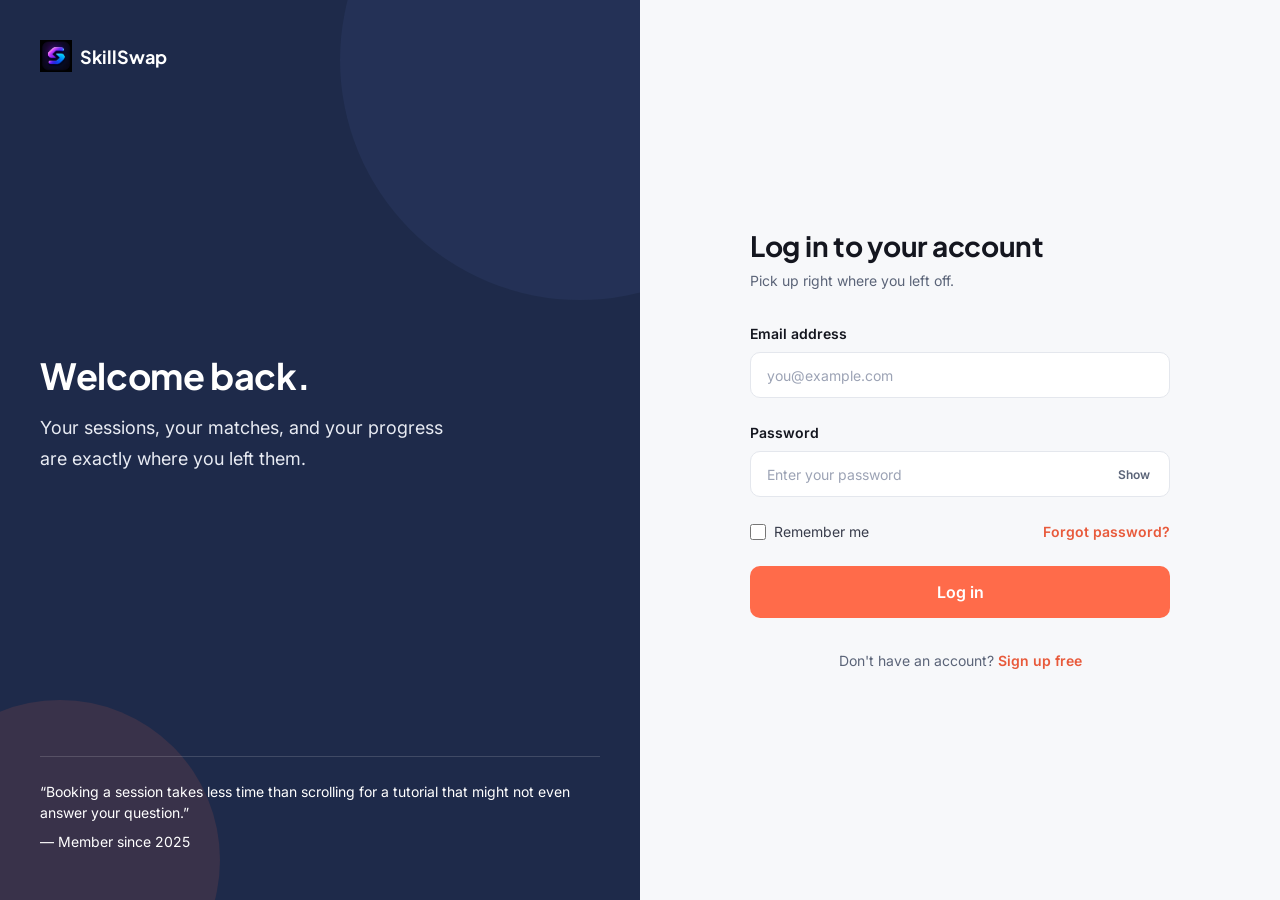
<file: login.html>
<!DOCTYPE html>
<html lang="en">
<head>
  <meta charset="UTF-8">
  <meta name="viewport" content="width=device-width, initial-scale=1.0">
  <title>Log in — SkillSwap</title>
  <meta name="description" content="Log in to SkillSwap to continue teaching and learning.">

  <link rel="icon" type="image/png" href="assets/images/logo.png">
  <link rel="preconnect" href="https://fonts.googleapis.com">
  <link href="https://fonts.googleapis.com/css2?family=Plus+Jakarta+Sans:wght@500;600;700;800&family=Inter:wght@400;500;600;700&family=JetBrains+Mono:wght@500;600&display=swap" rel="stylesheet">

  <link rel="stylesheet" href="assets/css/base.css">
  <link rel="stylesheet" href="assets/css/auth.css">
  <link rel="stylesheet" href="assets/css/responsive.css">
</head>
<body>

  <div class="auth-page">

    <!-- ============================================================
         BRAND PANEL (desktop only)
         ============================================================ -->
    <aside class="auth-brand-panel">
      <a href="index.html" class="auth-brand-logo">
        <img src="assets/images/logo.png" alt="" class="auth-brand-logo-img">
        <span>SkillSwap</span>
      </a>

      <div class="auth-brand-content">
        <h2>Welcome back.</h2>
        <p>Your sessions, your matches, and your progress are exactly where you left them.</p>
      </div>

      <div class="auth-brand-quote">
        <p>&ldquo;Booking a session takes less time than scrolling for a tutorial that might not even answer your question.&rdquo;</p>
        <p class="auth-brand-quote-author">— Member since 2025</p>
      </div>
    </aside>

    <!-- ============================================================
         FORM PANEL
         ============================================================ -->
    <div class="auth-form-panel">
      <div class="auth-form-wrap">

        <a href="index.html" class="auth-mobile-logo">
          <img src="assets/images/logo.png" alt="" class="auth-mobile-logo-img">
          <span>SkillSwap</span>
        </a>

        <div class="auth-form-header">
          <h1>Log in to your account</h1>
          <p>Pick up right where you left off.</p>
        </div>

        <div class="auth-alert" id="login-alert" role="alert"></div>

        <form id="login-form" class="auth-form" novalidate>

          <div class="form-group">
            <label for="login-email" class="form-label">Email address</label>
            <input
              type="email"
              id="login-email"
              name="email"
              class="form-input"
              placeholder="you@example.com"
              autocomplete="email"
              required
            >
            <span class="form-error"></span>
          </div>

          <div class="form-group">
            <label for="login-password" class="form-label">Password</label>
            <div class="auth-password-wrap">
              <input
                type="password"
                id="login-password"
                name="password"
                class="form-input"
                placeholder="Enter your password"
                autocomplete="current-password"
                required
              >
              <button type="button" class="auth-password-toggle" id="login-password-toggle" aria-label="Show password">Show</button>
            </div>
            <span class="form-error"></span>
          </div>

          <div class="auth-options-row">
            <label class="auth-checkbox-label" for="login-remember">
              <input type="checkbox" id="login-remember" name="remember">
              <span>Remember me</span>
            </label>
            <a href="#" class="auth-link">Forgot password?</a>
          </div>

          <button type="submit" class="btn btn-primary btn-lg btn-block" id="login-submit-btn">
            Log in
          </button>
        </form>

        <p class="auth-footer-text">
          Don't have an account? <a href="register.html" class="auth-link">Sign up free</a>
        </p>
      </div>
    </div>
  </div>

  <div class="toast-container" id="toast-container"></div>

  <script src="assets/js/config.js"></script>
  <script src="assets/js/utils.js"></script>
  <script src="assets/js/login.js"></script>
</body>
</html>
</file>
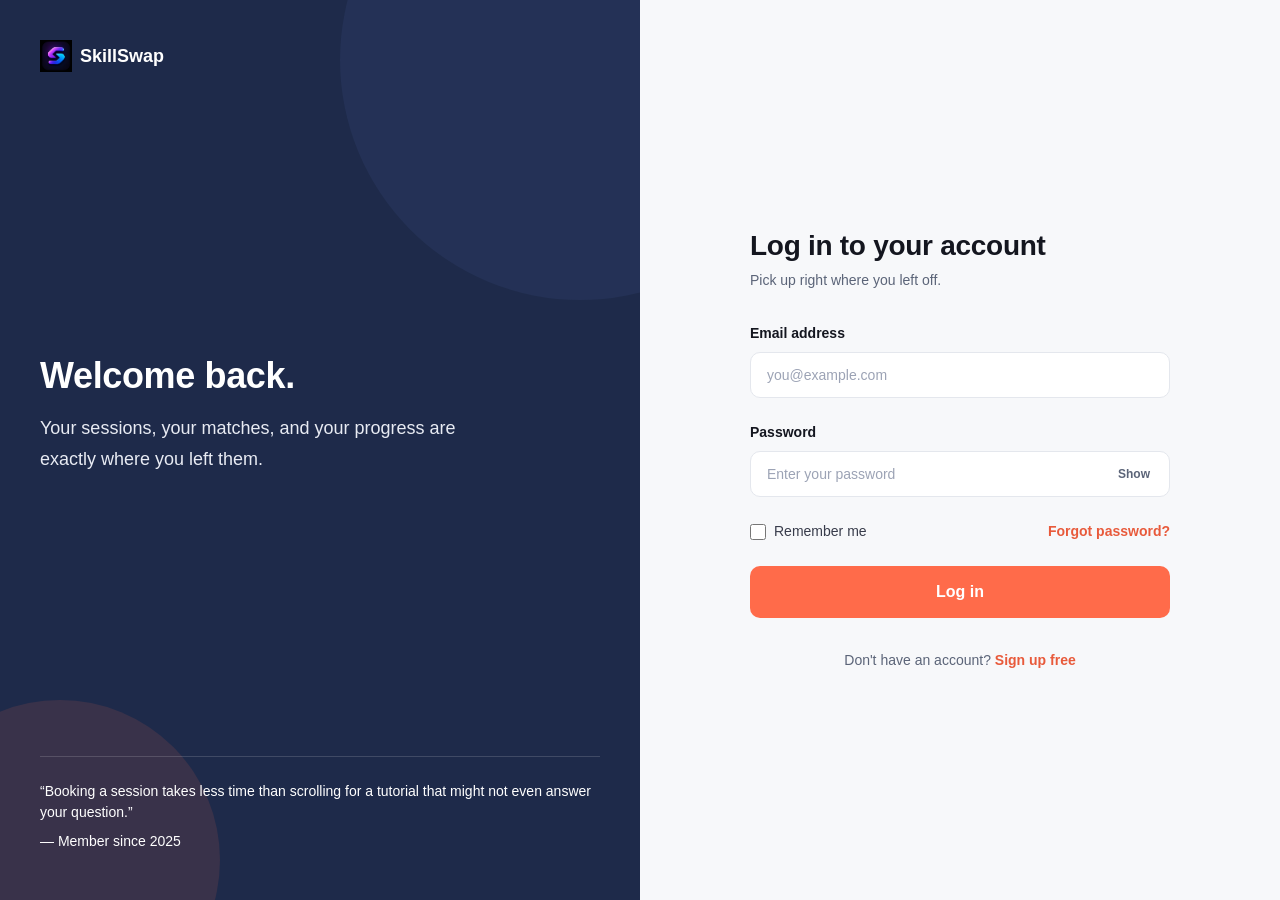
<file: my-skills.html>
<!DOCTYPE html>
<html lang="en">
<head>
  <meta charset="UTF-8">
  <meta name="viewport" content="width=device-width, initial-scale=1.0">
  <title>My Skills — SkillSwap</title>
  <meta name="description" content="Manage the skills you teach and the skills you want to learn on SkillSwap.">

  <link rel="icon" type="image/png" href="assets/images/logo.png">
  <link rel="preconnect" href="https://fonts.googleapis.com">
  <link href="https://fonts.googleapis.com/css2?family=Plus+Jakarta+Sans:wght@500;600;700;800&family=Inter:wght@400;500;600;700&family=JetBrains+Mono:wght@500;600&display=swap" rel="stylesheet">

  <link rel="stylesheet" href="assets/css/base.css">
  <link rel="stylesheet" href="assets/css/navbar.css">
  <link rel="stylesheet" href="assets/css/footer.css">
  <link rel="stylesheet" href="assets/css/my-skills.css">
  <link rel="stylesheet" href="assets/css/responsive.css">
</head>
<body class="ms-body">

  <!-- Background atmosphere -->
  <div class="ms-orb ms-orb-1" aria-hidden="true"></div>
  <div class="ms-orb ms-orb-2" aria-hidden="true"></div>
  <div class="ms-orb ms-orb-3" aria-hidden="true"></div>
  <div class="ms-grid-overlay" aria-hidden="true"></div>

  <!-- ============================================================
       NAVBAR
       ============================================================ -->
  <header class="navbar navbar-dash" id="navbar">
    <div class="container navbar-inner">
      <a href="index.html" class="navbar-logo">
        <img src="assets/images/logo.png" alt="SkillSwap logo" class="navbar-logo-img">
        <span>SkillSwap</span>
      </a>

      <nav class="navbar-links" id="navbar-links">
        <a href="browse-skills.html" class="navbar-link">Browse Skills</a>
        <a href="dashboard.html" class="navbar-link">Dashboard</a>
        <a href="upcoming-sessions.html" class="navbar-link">Sessions</a>
        <a href="availability.html" class="navbar-link">Availability</a>
        <a href="my-skills.html" class="navbar-link navbar-link-active">My Skills</a>
      </nav>

      <div class="navbar-actions" id="navbar-actions-guest">
        <a href="login.html" class="btn btn-ghost btn-sm">Log in</a>
        <a href="register.html" class="btn btn-primary btn-sm">Get started</a>
      </div>

      <div class="navbar-actions hidden" id="navbar-actions-auth">
        <a href="dashboard.html" class="btn btn-outline btn-sm">Dashboard</a>
        <button type="button" class="navbar-avatar-btn" id="navbar-avatar-btn">
          <img src="assets/images/default-avatar.png" alt="My profile" class="avatar avatar-sm" id="navbar-avatar-img">
        </button>
      </div>

      <button type="button" class="navbar-burger" id="navbar-burger" aria-label="Toggle menu" aria-expanded="false">
        <span></span><span></span><span></span>
      </button>
    </div>

    <div class="navbar-mobile-menu" id="navbar-mobile-menu">
      <a href="browse-skills.html" class="navbar-link">Browse Skills</a>
      <a href="dashboard.html" class="navbar-link">Dashboard</a>
      <a href="upcoming-sessions.html" class="navbar-link">Sessions</a>
      <a href="availability.html" class="navbar-link">Availability</a>
      <a href="my-skills.html" class="navbar-link">My Skills</a>
      <div class="navbar-mobile-divider"></div>
      <a href="login.html" class="btn btn-outline btn-block hidden" id="navbar-mobile-login">Log in</a>
      <a href="register.html" class="btn btn-primary btn-block hidden" id="navbar-mobile-register">Get started</a>
    </div>
  </header>

  <main class="myskills-main">
    <div class="container ms-container">

      <!-- ============================================================
           HERO HEADER
           ============================================================ -->
      <section class="ms-hero">
        <div class="ms-hero-left">
          <div class="ms-badge">
            <svg width="12" height="12" viewBox="0 0 24 24" fill="none"><path d="M12 2l2.4 7.4H22l-6.2 4.5 2.4 7.4L12 17l-6.2 4.3 2.4-7.4L2 9.4h7.6z" stroke="currentColor" stroke-width="2" stroke-linejoin="round" fill="currentColor"/></svg>
            Skill Portfolio
          </div>
          <h1 class="ms-headline">My <span class="ms-headline-gradient">Skills</span></h1>
          <p class="ms-subtitle">Manage what you teach and what you want to learn.</p>
        </div>

        <!-- Hero action -->
        <div class="ms-hero-actions">
          <!-- Add Skill button — ID preserved for my-skills.js -->
          <button type="button" class="ms-add-btn" id="myskills-add-btn">
            <svg width="16" height="16" viewBox="0 0 24 24" fill="none"><path d="M12 5v14M5 12h14" stroke="currentColor" stroke-width="2.5" stroke-linecap="round"/></svg>
            Add Skill
          </button>
        </div>
      </section>

      <!-- ============================================================
           STATS ROW
           ============================================================ -->
      <div class="ms-stats-row">
        <div class="ms-stat-pill ms-stat-pill--purple">
          <svg width="13" height="13" viewBox="0 0 24 24" fill="none"><path d="M12 2l2.4 7.4H22l-6.2 4.5 2.4 7.4L12 17l-6.2 4.3 2.4-7.4L2 9.4h7.6z" stroke="currentColor" stroke-width="2" fill="currentColor"/></svg>
          <span id="ms-stat-offered">0</span> Skills Offered
        </div>
        <div class="ms-stat-pill ms-stat-pill--blue">
          <svg width="13" height="13" viewBox="0 0 24 24" fill="none"><path d="M9 19c-5 1.5-5-2.5-7-3m14 6v-3.87a3.37 3.37 0 0 0-.94-2.61c3.14-.35 6.44-1.54 6.44-7A5.44 5.44 0 0 0 20 4.77 5.07 5.07 0 0 0 19.91 1S18.73.65 16 2.48a13.38 13.38 0 0 0-7 0C6.27.65 5.09 1 5.09 1A5.07 5.07 0 0 0 5 4.77a5.44 5.44 0 0 0-1.5 3.78c0 5.42 3.3 6.61 6.44 7A3.37 3.37 0 0 0 9 18.13V22" stroke="currentColor" stroke-width="2" stroke-linecap="round" stroke-linejoin="round"/></svg>
          <span id="ms-stat-wanted">0</span> Skills Wanted
        </div>
        <div class="ms-stat-pill ms-stat-pill--green" id="ms-stat-categories-pill">
          <svg width="13" height="13" viewBox="0 0 24 24" fill="none"><path d="M4 6h16M4 10h16M4 14h8" stroke="currentColor" stroke-width="2" stroke-linecap="round"/></svg>
          <span id="ms-stat-categories">0</span> Categories
        </div>
      </div>

      <!-- ============================================================
           SEARCH + FILTER BAR
           ============================================================ -->
      <div class="ms-toolbar">
        <div class="ms-search-wrap">
          <svg class="ms-search-icon" width="15" height="15" viewBox="0 0 24 24" fill="none"><circle cx="11" cy="11" r="8" stroke="currentColor" stroke-width="2"/><path d="m21 21-4.35-4.35" stroke="currentColor" stroke-width="2" stroke-linecap="round"/></svg>
          <input
            type="text"
            class="ms-search-input"
            id="ms-search-input"
            placeholder="Search skills…"
            autocomplete="off"
          >
          <button class="ms-search-clear hidden" id="ms-search-clear" aria-label="Clear search">
            <svg width="13" height="13" viewBox="0 0 24 24" fill="none"><path d="M18 6L6 18M6 6l12 12" stroke="currentColor" stroke-width="2" stroke-linecap="round"/></svg>
          </button>
        </div>

        <div class="ms-filter-wrap">
          <svg width="14" height="14" viewBox="0 0 24 24" fill="none"><path d="M4 6h16M7 12h10M10 18h4" stroke="currentColor" stroke-width="2" stroke-linecap="round"/></svg>
          <select class="ms-filter-select" id="ms-filter-category">
            <option value="">All Categories</option>
          </select>
        </div>

        <div class="ms-filter-wrap" id="ms-filter-level-wrap">
          <svg width="14" height="14" viewBox="0 0 24 24" fill="none"><path d="M18 20V10M12 20V4M6 20v-6" stroke="currentColor" stroke-width="2" stroke-linecap="round"/></svg>
          <select class="ms-filter-select" id="ms-filter-level">
            <option value="">All Levels</option>
            <option value="beginner">Beginner</option>
            <option value="intermediate">Intermediate</option>
            <option value="expert">Expert</option>
          </select>
        </div>
      </div>

      <!-- ============================================================
           TABS — Skills Offered / Skills Wanted
           IDs and classes preserved for my-skills.js
           ============================================================ -->
      <div class="myskills-tabs ms-tabs" role="tablist">
        <button type="button" class="myskills-tab-btn ms-tab is-active" data-tab="offered" role="tab" aria-selected="true">
          <svg width="14" height="14" viewBox="0 0 24 24" fill="none"><path d="M12 2l2.4 7.4H22l-6.2 4.5 2.4 7.4L12 17l-6.2 4.3 2.4-7.4L2 9.4h7.6z" stroke="currentColor" stroke-width="2" fill="currentColor"/></svg>
          Skills Offered
          <span class="ms-tab-count" id="tab-count-offered">0</span>
        </button>
        <button type="button" class="myskills-tab-btn ms-tab" data-tab="wanted" role="tab" aria-selected="false">
          <svg width="14" height="14" viewBox="0 0 24 24" fill="none"><circle cx="12" cy="12" r="10" stroke="currentColor" stroke-width="2"/><path d="M12 8v4M12 16h.01" stroke="currentColor" stroke-width="2" stroke-linecap="round"/></svg>
          Skills Wanted
          <span class="ms-tab-count" id="tab-count-wanted">0</span>
        </button>
      </div>

      <!-- ============================================================
           OFFERED TAB PANEL — ID preserved for my-skills.js
           ============================================================ -->
      <div class="myskills-tab-panel ms-tab-panel is-active" id="tab-panel-offered">

        <!-- Grid list — ID preserved for my-skills.js -->
        <div class="myskills-list ms-skills-grid" id="offered-skills-list">
          <!-- Skeleton loaders -->
          <div class="ms-skeleton-card" aria-hidden="true">
            <div class="ms-sk-line ms-sk-line--w60"></div>
            <div class="ms-sk-line ms-sk-line--w40"></div>
            <div class="ms-sk-line ms-sk-line--w80"></div>
          </div>
          <div class="ms-skeleton-card" aria-hidden="true">
            <div class="ms-sk-line ms-sk-line--w50"></div>
            <div class="ms-sk-line ms-sk-line--w30"></div>
            <div class="ms-sk-line ms-sk-line--w70"></div>
          </div>
          <div class="ms-skeleton-card" aria-hidden="true">
            <div class="ms-sk-line ms-sk-line--w70"></div>
            <div class="ms-sk-line ms-sk-line--w45"></div>
            <div class="ms-sk-line ms-sk-line--w60"></div>
          </div>
        </div>

        <!-- Empty state — ID preserved for my-skills.js -->
        <div class="empty-state ms-empty-state hidden" id="offered-empty-state">
          <div class="ms-empty-illustration">
            <svg width="72" height="72" viewBox="0 0 80 80" fill="none">
              <circle cx="40" cy="40" r="38" fill="rgba(124,58,237,0.07)" stroke="rgba(124,58,237,0.18)" stroke-width="1.5"/>
              <path d="M40 22l4.8 14.8H60l-12.4 9 4.8 14.8L40 51.6 27.6 60.6l4.8-14.8L20 36.8h15.2z" fill="rgba(124,58,237,0.12)" stroke="rgba(124,58,237,0.3)" stroke-width="1.5" stroke-linejoin="round"/>
              <circle cx="56" cy="56" r="10" fill="rgba(16,185,129,0.12)" stroke="rgba(16,185,129,0.3)" stroke-width="1.5"/>
              <path d="M52 56l2.5 2.5 5-5" stroke="rgba(110,231,183,0.9)" stroke-width="1.5" stroke-linecap="round" stroke-linejoin="round"/>
            </svg>
          </div>
          <h3 class="ms-empty-title">No Skills Offered Yet</h3>
          <p class="ms-empty-body">Add a skill to start appearing in the marketplace as a mentor.</p>
          <button type="button" class="ms-empty-cta" id="ms-offered-empty-add-btn">
            <svg width="14" height="14" viewBox="0 0 24 24" fill="none"><path d="M12 5v14M5 12h14" stroke="currentColor" stroke-width="2" stroke-linecap="round"/></svg>
            Add Your First Skill
          </button>
        </div>
      </div>

      <!-- ============================================================
           WANTED TAB PANEL — ID preserved for my-skills.js
           ============================================================ -->
      <div class="myskills-tab-panel ms-tab-panel" id="tab-panel-wanted">

        <!-- Grid list — ID preserved for my-skills.js -->
        <div class="myskills-list ms-skills-grid" id="wanted-skills-list">
          <div class="ms-skeleton-card" aria-hidden="true">
            <div class="ms-sk-line ms-sk-line--w60"></div>
            <div class="ms-sk-line ms-sk-line--w40"></div>
          </div>
          <div class="ms-skeleton-card" aria-hidden="true">
            <div class="ms-sk-line ms-sk-line--w50"></div>
            <div class="ms-sk-line ms-sk-line--w30"></div>
          </div>
        </div>

        <!-- Empty state — ID preserved for my-skills.js -->
        <div class="empty-state ms-empty-state hidden" id="wanted-empty-state">
          <div class="ms-empty-illustration">
            <svg width="72" height="72" viewBox="0 0 80 80" fill="none">
              <circle cx="40" cy="40" r="38" fill="rgba(59,130,246,0.07)" stroke="rgba(59,130,246,0.18)" stroke-width="1.5"/>
              <path d="M40 24c-8.84 0-16 7.16-16 16s7.16 16 16 16 16-7.16 16-16" stroke="rgba(99,102,241,0.5)" stroke-width="2" stroke-linecap="round"/>
              <path d="M48 24h8v8" stroke="rgba(99,102,241,0.6)" stroke-width="2" stroke-linecap="round" stroke-linejoin="round"/>
              <path d="M36 40h8M40 36v8" stroke="rgba(147,197,253,0.8)" stroke-width="2" stroke-linecap="round"/>
            </svg>
          </div>
          <h3 class="ms-empty-title">No Skills Wanted Yet</h3>
          <p class="ms-empty-body">Add a skill you'd like to learn so mentors and matches can find you.</p>
          <button type="button" class="ms-empty-cta ms-empty-cta--blue" id="ms-wanted-empty-add-btn">
            <svg width="14" height="14" viewBox="0 0 24 24" fill="none"><path d="M12 5v14M5 12h14" stroke="currentColor" stroke-width="2" stroke-linecap="round"/></svg>
            Add a Skill to Learn
          </button>
        </div>
      </div>

    </div><!-- /.ms-container -->
  </main>

  <!-- ============================================================
       FOOTER
       ============================================================ -->
  <footer class="footer">
    <div class="container footer-inner">
      <div class="footer-brand">
        <a href="index.html" class="navbar-logo">
          <img src="assets/images/logo.png" alt="SkillSwap logo" class="navbar-logo-img">
          <span>SkillSwap</span>
        </a>
        <p class="text-sm text-muted">Learn, teach &amp; grow together.</p>
      </div>
      <div class="footer-col">
        <h4>Platform</h4>
        <a href="browse-skills.html">Browse Skills</a>
        <a href="index.html#how-it-works">How it Works</a>
      </div>
      <div class="footer-col">
        <h4>Account</h4>
        <a href="dashboard.html">Dashboard</a>
        <a href="my-skills.html">My Skills</a>
      </div>
      <div class="footer-col">
        <h4>Company</h4>
        <a href="#">About</a>
        <a href="#">Contact</a>
      </div>
    </div>
    <div class="container footer-bottom">
      <p class="text-sm text-muted">&copy; 2026 SkillSwap. All rights reserved.</p>
    </div>
  </footer>

  <!-- ============================================================
       ADD / EDIT SKILL MODAL
       All IDs, classes and form fields preserved for my-skills.js
       ============================================================ -->
  <div class="myskills-modal-overlay ms-modal-overlay" id="myskills-modal-overlay">
    <div class="myskills-modal ms-modal" role="dialog" aria-modal="true" aria-labelledby="myskills-modal-title">

      <!-- Gradient top bar -->
      <div class="ms-modal-topbar" aria-hidden="true"></div>

      <div class="myskills-modal-header ms-modal-header">
        <div class="ms-modal-title-group">
          <div class="ms-modal-icon">
            <svg width="16" height="16" viewBox="0 0 24 24" fill="none"><path d="M12 5v14M5 12h14" stroke="currentColor" stroke-width="2.5" stroke-linecap="round"/></svg>
          </div>
          <h3 id="myskills-modal-title" class="ms-modal-title">Add a skill</h3>
        </div>
        <button type="button" class="myskills-modal-close-btn ms-modal-close" id="myskills-modal-close-btn" aria-label="Close modal">
          <svg viewBox="0 0 24 24" fill="none" width="16" height="16">
            <path d="M6 6l12 12M18 6L6 18" stroke="currentColor" stroke-width="2" stroke-linecap="round"/>
          </svg>
        </button>
      </div>

      <!-- Alert — ID preserved for my-skills.js -->
      <div class="auth-alert ms-modal-alert" id="myskills-modal-alert" role="alert"></div>

      <!-- Form — ID preserved for my-skills.js -->
      <form id="myskills-form" novalidate class="ms-modal-form">

        <!-- Hidden inputs — IDs preserved -->
        <input type="hidden" id="skill-form-id" value="">
        <input type="hidden" id="skill-form-type" value="offered">

        <!-- Skill name -->
        <div class="form-group ms-form-group">
          <label for="skill-form-name" class="ms-form-label">
            <svg width="13" height="13" viewBox="0 0 24 24" fill="none"><path d="M11 4H4a2 2 0 0 0-2 2v14a2 2 0 0 0 2 2h14a2 2 0 0 0 2-2v-7" stroke="currentColor" stroke-width="2" stroke-linecap="round"/><path d="M18.5 2.5a2.121 2.121 0 0 1 3 3L12 15l-4 1 1-4 9.5-9.5z" stroke="currentColor" stroke-width="2" stroke-linecap="round" stroke-linejoin="round"/></svg>
            Skill Name
          </label>
          <input type="text" id="skill-form-name" class="form-input ms-form-input" placeholder="e.g. UI/UX Design, Python, Photography…" required autocomplete="off">
          <span class="form-error"></span>
        </div>

        <!-- Category -->
        <div class="form-group ms-form-group">
          <label for="skill-form-category" class="ms-form-label">
            <svg width="13" height="13" viewBox="0 0 24 24" fill="none"><path d="M4 6h16M4 10h16M4 14h8" stroke="currentColor" stroke-width="2" stroke-linecap="round"/></svg>
            Category
          </label>
          <select id="skill-form-category" class="form-select ms-form-select">
            <option value="">Select a category</option>
          </select>
          <span class="form-error"></span>
        </div>

        <!-- Proficiency — offered only (class preserved for my-skills.js) -->
        <div class="form-group myskills-offered-only ms-offered-only ms-form-group" id="skill-form-proficiency-group">
          <label for="skill-form-proficiency" class="ms-form-label">
            <svg width="13" height="13" viewBox="0 0 24 24" fill="none"><path d="M18 20V10M12 20V4M6 20v-6" stroke="currentColor" stroke-width="2" stroke-linecap="round"/></svg>
            Your Proficiency Level
          </label>
          <!-- Custom proficiency pills (select hidden, drives the value) -->
          <div class="ms-proficiency-pills" id="ms-proficiency-pills">
            <label class="ms-prof-pill">
              <input type="radio" name="proficiency_visual" value="beginner">
              <span>
                <svg width="14" height="14" viewBox="0 0 24 24" fill="none"><circle cx="12" cy="12" r="3" fill="currentColor"/><path d="M12 2v4M12 18v4M4.22 4.22l2.83 2.83M16.95 16.95l2.83 2.83M2 12h4M18 12h4M4.22 19.78l2.83-2.83M16.95 7.05l2.83-2.83" stroke="currentColor" stroke-width="2" stroke-linecap="round"/></svg>
                Beginner
              </span>
            </label>
            <label class="ms-prof-pill">
              <input type="radio" name="proficiency_visual" value="intermediate" checked>
              <span>
                <svg width="14" height="14" viewBox="0 0 24 24" fill="none"><path d="M13 2L3 14h9l-1 8 10-12h-9l1-8z" stroke="currentColor" stroke-width="2" stroke-linecap="round" stroke-linejoin="round"/></svg>
                Intermediate
              </span>
            </label>
            <label class="ms-prof-pill">
              <input type="radio" name="proficiency_visual" value="expert">
              <span>
                <svg width="14" height="14" viewBox="0 0 24 24" fill="none"><path d="M12 2l2.4 7.4H22l-6.2 4.5 2.4 7.4L12 17l-6.2 4.3 2.4-7.4L2 9.4h7.6z" stroke="currentColor" stroke-width="2" fill="currentColor"/></svg>
                Expert
              </span>
            </label>
          </div>
          <!-- Hidden select that my-skills.js reads — preserved -->
          <select id="skill-form-proficiency" class="form-select ms-hidden-select" aria-hidden="true" tabindex="-1">
            <option value="beginner">Beginner</option>
            <option value="intermediate" selected>Intermediate</option>
            <option value="expert">Expert</option>
          </select>
          <span class="form-error"></span>
        </div>

        <!-- Description — offered only (class preserved for my-skills.js) -->
        <div class="form-group myskills-offered-only ms-offered-only ms-form-group" id="skill-form-description-group">
          <label for="skill-form-description" class="ms-form-label">
            <svg width="13" height="13" viewBox="0 0 24 24" fill="none"><path d="M14 2H6a2 2 0 0 0-2 2v16a2 2 0 0 0 2 2h12a2 2 0 0 0 2-2V8z" stroke="currentColor" stroke-width="2" stroke-linecap="round"/><path d="M14 2v6h6M16 13H8M16 17H8M10 9H8" stroke="currentColor" stroke-width="2" stroke-linecap="round"/></svg>
            Description
            <span class="ms-optional-tag">Optional</span>
          </label>
          <textarea id="skill-form-description" class="form-textarea ms-form-textarea" maxlength="2000" rows="4" placeholder="Describe what you can teach, your approach, and what learners can expect…"></textarea>
          <span class="form-error"></span>
          <div class="ms-char-counter"><span id="ms-desc-count">0</span> / 2000</div>
        </div>

        <!-- Actions — IDs preserved for my-skills.js -->
        <div class="myskills-modal-actions ms-modal-actions">
          <button type="submit" class="ms-save-btn" id="myskills-save-btn">
            <svg width="15" height="15" viewBox="0 0 24 24" fill="none"><path d="M19 21H5a2 2 0 0 1-2-2V5a2 2 0 0 1 2-2h11l5 5v11a2 2 0 0 1-2 2z" stroke="currentColor" stroke-width="2" stroke-linecap="round"/><path d="M17 21v-8H7v8M7 3v5h8" stroke="currentColor" stroke-width="2" stroke-linecap="round"/></svg>
            Save Skill
          </button>
          <button type="button" class="ms-cancel-btn" id="myskills-modal-cancel-btn">
            Cancel
          </button>
        </div>
      </form>
    </div>
  </div>

  <div class="toast-container" id="toast-container"></div>

  <script src="assets/js/config.js"></script>
  <script src="assets/js/utils.js"></script>
  <script src="assets/js/auth-guard.js"></script>
  <script src="assets/js/navbar.js"></script>
  <script src="assets/js/my-skills.js"></script>
  <script src="assets/js/my-skills-ui.js"></script>
</body>
</html>
</file>
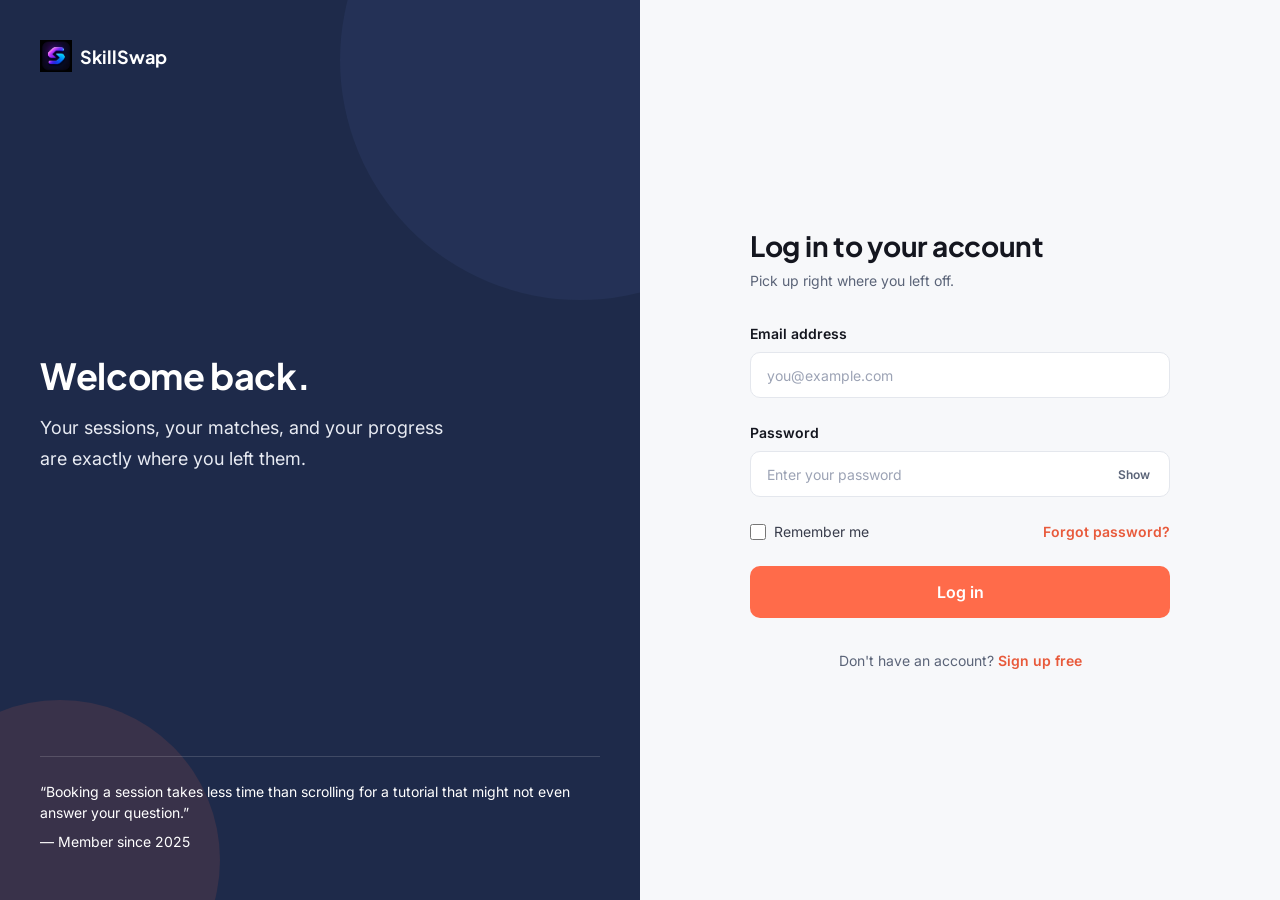
<file: profile.html>
<!DOCTYPE html>
<html lang="en">
<head>
  <meta charset="UTF-8">
  <meta name="viewport" content="width=device-width, initial-scale=1.0">
  <title>My Profile — SkillSwap</title>
  <meta name="description" content="View and manage your SkillSwap profile — skills, experience, reviews, and more.">

  <link rel="icon" type="image/png" href="assets/images/logo.png">
  <link rel="preconnect" href="https://fonts.googleapis.com">
  <link href="https://fonts.googleapis.com/css2?family=Plus+Jakarta+Sans:wght@400;500;600;700;800&family=Inter:wght@400;500;600;700&family=JetBrains+Mono:wght@500;600&display=swap" rel="stylesheet">

  <link rel="stylesheet" href="assets/css/base.css">
  <link rel="stylesheet" href="assets/css/navbar.css">
  <link rel="stylesheet" href="assets/css/footer.css">
  <link rel="stylesheet" href="assets/css/profile.css">
</head>
<body class="profile-body">

  <!-- Background atmosphere -->
  <div class="profile-orb profile-orb-1" aria-hidden="true"></div>
  <div class="profile-orb profile-orb-2" aria-hidden="true"></div>
  <div class="profile-orb profile-orb-3" aria-hidden="true"></div>
  <div class="profile-grid-overlay" aria-hidden="true"></div>

  <!-- ============================================================
       NAVBAR
       ============================================================ -->
  <header class="navbar navbar-dash" id="navbar">
    <div class="container navbar-inner">
      <a href="index.html" class="navbar-logo">
        <img src="assets/images/logo.png" alt="SkillSwap logo" class="navbar-logo-img">
        <span>SkillSwap</span>
      </a>

      <nav class="navbar-links" id="navbar-links">
        <a href="browse-skills.html" class="navbar-link">Browse Skills</a>
        <a href="dashboard.html" class="navbar-link">Dashboard</a>
        <a href="upcoming-sessions.html" class="navbar-link">Sessions</a>
        <a href="availability.html" class="navbar-link">Availability</a>
        <a href="my-skills.html" class="navbar-link">My Skills</a>
      </nav>

      <div class="navbar-actions hidden" id="navbar-actions-auth">
        <a href="dashboard.html" class="btn-dash-secondary btn-sm-nav">Dashboard</a>
        <button type="button" class="navbar-avatar-btn" id="navbar-avatar-btn">
          <img src="assets/images/default-avatar.png" alt="My profile" class="avatar avatar-sm" id="navbar-avatar-img">
        </button>
      </div>

      <div class="navbar-actions" id="navbar-actions-guest">
        <a href="login.html" class="btn btn-ghost btn-sm">Log in</a>
        <a href="register.html" class="btn btn-primary btn-sm">Get started</a>
      </div>

      <button type="button" class="navbar-burger" id="navbar-burger" aria-label="Toggle menu" aria-expanded="false">
        <span></span><span></span><span></span>
      </button>
    </div>

    <div class="navbar-mobile-menu" id="navbar-mobile-menu">
      <a href="browse-skills.html" class="navbar-link">Browse Skills</a>
      <a href="dashboard.html" class="navbar-link">Dashboard</a>
      <a href="upcoming-sessions.html" class="navbar-link">Sessions</a>
      <a href="availability.html" class="navbar-link">Availability</a>
      <a href="my-skills.html" class="navbar-link">My Skills</a>
      <div class="navbar-mobile-divider"></div>
      <a href="login.html" class="btn btn-outline btn-block hidden" id="navbar-mobile-login">Log in</a>
      <a href="register.html" class="btn btn-primary btn-block hidden" id="navbar-mobile-register">Get started</a>
    </div>
  </header>

  <main class="profile-main">

    <!-- ============================================================
         COVER BANNER
         ============================================================ -->
    <div class="profile-cover" id="profile-cover" aria-hidden="true">
      <div class="profile-cover-gradient"></div>
      <div class="profile-cover-pattern"></div>
    </div>

    <div class="profile-container container">

      <!-- ============================================================
           IDENTITY CARD (avatar + name + bio + actions)
           ============================================================ -->
      <section class="profile-identity-card" id="profile-header-card" aria-label="Profile header">

        <!-- Avatar row -->
        <div class="profile-avatar-row">
          <div class="profile-avatar-wrap">
            <img src="assets/images/default-avatar.png" alt="Profile photo" class="profile-avatar-img" id="profile-photo-img">
            <button type="button" class="profile-avatar-upload-btn" id="profile-photo-upload-btn" aria-label="Change profile photo" title="Change photo">
              <svg width="16" height="16" viewBox="0 0 24 24" fill="none" stroke="currentColor" stroke-width="2.5" stroke-linecap="round" stroke-linejoin="round" aria-hidden="true">
                <path d="M23 19a2 2 0 01-2 2H3a2 2 0 01-2-2V8a2 2 0 012-2h4l2-3h6l2 3h4a2 2 0 012 2z"/>
                <circle cx="12" cy="13" r="4"/>
              </svg>
            </button>
            <input type="file" id="profile-photo-input" class="profile-photo-input" accept="image/jpeg,image/png,image/webp">
          </div>

          <!-- Name & meta (desktop: inline with avatar) -->
          <div class="profile-identity-info">
            <div class="profile-name-row">
              <h1 class="profile-name" id="profile-name-display">
                <span class="profile-name-skeleton skeleton" style="width:200px;height:32px;display:inline-block;border-radius:8px;"></span>
              </h1>
              <span class="profile-experience-badge" id="profile-experience-badge"></span>
            </div>
            <p class="profile-email" id="profile-email-display">
              <svg width="14" height="14" viewBox="0 0 24 24" fill="none" stroke="currentColor" stroke-width="2" stroke-linecap="round" stroke-linejoin="round" aria-hidden="true"><path d="M4 4h16c1.1 0 2 .9 2 2v12c0 1.1-.9 2-2 2H4c-1.1 0-2-.9-2-2V6c0-1.1.9-2 2-2z"/><polyline points="22,6 12,13 2,6"/></svg>
              <span id="profile-email-text"></span>
            </p>
            <p class="profile-member-since" id="profile-member-since">
              <svg width="14" height="14" viewBox="0 0 24 24" fill="none" stroke="currentColor" stroke-width="2" stroke-linecap="round" stroke-linejoin="round" aria-hidden="true"><rect x="3" y="4" width="18" height="18" rx="2" ry="2"/><line x1="16" y1="2" x2="16" y2="6"/><line x1="8" y1="2" x2="8" y2="6"/><line x1="3" y1="10" x2="21" y2="10"/></svg>
              <span id="profile-member-since-text">Member since —</span>
            </p>
          </div>

          <!-- Action buttons -->
          <div class="profile-header-actions">
            <button type="button" class="btn-dash-secondary" id="profile-edit-toggle-btn" aria-expanded="false">
              <svg width="15" height="15" viewBox="0 0 24 24" fill="none" stroke="currentColor" stroke-width="2.2" stroke-linecap="round" stroke-linejoin="round" aria-hidden="true"><path d="M11 4H4a2 2 0 00-2 2v14a2 2 0 002 2h14a2 2 0 002-2v-7"/><path d="M18.5 2.5a2.121 2.121 0 013 3L12 15l-4 1 1-4 9.5-9.5z"/></svg>
              Edit Profile
            </button>
            <a href="reviews.html" class="btn-dash-secondary" id="profile-reviews-link" style="display:none;">
              <svg width="15" height="15" viewBox="0 0 24 24" fill="none" stroke="currentColor" stroke-width="2.2" stroke-linecap="round" stroke-linejoin="round" aria-hidden="true"><polygon points="12 2 15.09 8.26 22 9.27 17 14.14 18.18 21.02 12 17.77 5.82 21.02 7 14.14 2 9.27 8.91 8.26 12 2"/></svg>
              All Reviews
            </a>
          </div>
        </div>

        <!-- Bio -->
        <p class="profile-bio" id="profile-bio-display">Loading your profile...</p>

        <!-- Stats row -->
        <div class="profile-stats-bar">
          <div class="profile-stat-item">
            <span class="profile-stat-value" id="stat-sessions-completed">—</span>
            <span class="profile-stat-label">Sessions</span>
          </div>
          <div class="profile-stat-divider" aria-hidden="true"></div>
          <div class="profile-stat-item">
            <span class="profile-stat-value" id="stat-skills-offered">—</span>
            <span class="profile-stat-label">Skills Offered</span>
          </div>
          <div class="profile-stat-divider" aria-hidden="true"></div>
          <div class="profile-stat-item">
            <div class="profile-rating-display" id="profile-rating-display">
              <span class="profile-stat-value" id="stat-avg-rating">—</span>
              <div class="profile-star-row" id="profile-star-row" aria-label="Rating stars"></div>
            </div>
            <span class="profile-stat-label">Avg Rating</span>
          </div>
          <div class="profile-stat-divider" aria-hidden="true"></div>
          <div class="profile-stat-item profile-stat-item--review">
            <span class="profile-stat-value" id="stat-review-count">—</span>
            <span class="profile-stat-label">Reviews</span>
          </div>
        </div>
      </section>

      <!-- ============================================================
           MAIN CONTENT GRID
           ============================================================ -->
      <div class="profile-content-grid" id="profile-view-content">

        <!-- LEFT COLUMN -->
        <div class="profile-col-main">

          <!-- Skills Offered -->
          <section class="profile-glass-card" aria-label="Skills offered">
            <div class="profile-card-header">
              <div class="profile-card-title-group">
                <div class="profile-card-icon profile-card-icon--purple">
                  <svg width="16" height="16" viewBox="0 0 24 24" fill="none" stroke="currentColor" stroke-width="2.2" stroke-linecap="round" stroke-linejoin="round" aria-hidden="true"><path d="M22 11.08V12a10 10 0 11-5.93-9.14"/><polyline points="22 4 12 14.01 9 11.01"/></svg>
                </div>
                <div>
                  <h2 class="profile-card-title">Skills Offered</h2>
                  <p class="profile-card-subtitle">What I can teach</p>
                </div>
              </div>
              <a href="my-skills.html" class="profile-card-link">
                Manage
                <svg width="12" height="12" viewBox="0 0 24 24" fill="none" stroke="currentColor" stroke-width="2.5" stroke-linecap="round" stroke-linejoin="round" aria-hidden="true"><polyline points="9 18 15 12 9 6"/></svg>
              </a>
            </div>
            <div class="profile-skills-grid" id="skills-offered-list" role="list" aria-label="Skills offered list">
              <div class="profile-skill-skeleton skeleton"></div>
              <div class="profile-skill-skeleton skeleton" style="width:100px;"></div>
              <div class="profile-skill-skeleton skeleton" style="width:130px;"></div>
            </div>
          </section>

          <!-- Skills Wanted -->
          <section class="profile-glass-card" aria-label="Skills wanted">
            <div class="profile-card-header">
              <div class="profile-card-title-group">
                <div class="profile-card-icon profile-card-icon--blue">
                  <svg width="16" height="16" viewBox="0 0 24 24" fill="none" stroke="currentColor" stroke-width="2.2" stroke-linecap="round" stroke-linejoin="round" aria-hidden="true"><circle cx="12" cy="12" r="10"/><line x1="12" y1="8" x2="12" y2="16"/><line x1="8" y1="12" x2="16" y2="12"/></svg>
                </div>
                <div>
                  <h2 class="profile-card-title">Skills Wanted</h2>
                  <p class="profile-card-subtitle">What I want to learn</p>
                </div>
              </div>
              <a href="my-skills.html" class="profile-card-link">
                Manage
                <svg width="12" height="12" viewBox="0 0 24 24" fill="none" stroke="currentColor" stroke-width="2.5" stroke-linecap="round" stroke-linejoin="round" aria-hidden="true"><polyline points="9 18 15 12 9 6"/></svg>
              </a>
            </div>
            <div class="profile-skills-grid" id="skills-wanted-list" role="list" aria-label="Skills wanted list">
              <div class="profile-skill-skeleton skeleton" style="width:115px;"></div>
              <div class="profile-skill-skeleton skeleton" style="width:90px;"></div>
            </div>
          </section>

          <!-- Reviews Preview -->
          <section class="profile-glass-card" aria-label="Recent reviews" id="reviews-section">
            <div class="profile-card-header">
              <div class="profile-card-title-group">
                <div class="profile-card-icon profile-card-icon--amber">
                  <svg width="16" height="16" viewBox="0 0 24 24" fill="none" stroke="currentColor" stroke-width="2.2" stroke-linecap="round" stroke-linejoin="round" aria-hidden="true"><polygon points="12 2 15.09 8.26 22 9.27 17 14.14 18.18 21.02 12 17.77 5.82 21.02 7 14.14 2 9.27 8.91 8.26 12 2"/></svg>
                </div>
                <div>
                  <h2 class="profile-card-title">Reviews</h2>
                  <p class="profile-card-subtitle" id="reviews-count-subtitle">Loading...</p>
                </div>
              </div>
              <a href="reviews.html" class="profile-card-link" id="see-all-reviews-link" style="display:none;">
                See all
                <svg width="12" height="12" viewBox="0 0 24 24" fill="none" stroke="currentColor" stroke-width="2.5" stroke-linecap="round" stroke-linejoin="round" aria-hidden="true"><polyline points="9 18 15 12 9 6"/></svg>
              </a>
            </div>

            <!-- Rating summary bar -->
            <div class="profile-rating-summary" id="profile-rating-summary" style="display:none;">
              <div class="profile-rating-big">
                <span class="profile-rating-big-num" id="rating-big-num">—</span>
                <div class="profile-rating-big-stars" id="rating-big-stars" aria-label="Overall rating stars"></div>
                <span class="profile-rating-big-count" id="rating-big-count"></span>
              </div>
              <div class="profile-rating-bars" id="profile-rating-bars" aria-label="Rating breakdown"></div>
            </div>

            <div class="profile-reviews-list" id="profile-reviews-list" aria-live="polite">
              <div class="profile-review-skeleton">
                <div class="skeleton" style="width:40px;height:40px;border-radius:50%;flex-shrink:0;"></div>
                <div style="flex:1;display:flex;flex-direction:column;gap:6px;">
                  <div class="skeleton" style="height:14px;width:140px;border-radius:6px;"></div>
                  <div class="skeleton" style="height:12px;width:80%;border-radius:6px;"></div>
                  <div class="skeleton" style="height:12px;width:60%;border-radius:6px;"></div>
                </div>
              </div>
            </div>
          </section>

        </div><!-- /.profile-col-main -->

        <!-- RIGHT COLUMN -->
        <div class="profile-col-side">

          <!-- Profile Completion Widget -->
          <section class="profile-glass-card profile-completion-card" aria-label="Profile completion">
            <div class="profile-card-header">
              <div class="profile-card-title-group">
                <div class="profile-card-icon profile-card-icon--green">
                  <svg width="16" height="16" viewBox="0 0 24 24" fill="none" stroke="currentColor" stroke-width="2.2" stroke-linecap="round" stroke-linejoin="round" aria-hidden="true"><polyline points="20 6 9 17 4 12"/></svg>
                </div>
                <div>
                  <h2 class="profile-card-title">Profile Completion</h2>
                  <p class="profile-card-subtitle">Boost your visibility</p>
                </div>
              </div>
              <span class="profile-completion-pct" id="completion-pct">0%</span>
            </div>

            <!-- Ring gauge -->
            <div class="profile-completion-ring-wrap">
              <div class="profile-completion-ring">
                <svg class="profile-ring-svg" viewBox="0 0 120 120" aria-hidden="true">
                  <defs>
                    <linearGradient id="profileRingGrad" x1="0%" y1="0%" x2="100%" y2="100%">
                      <stop offset="0%" stop-color="#a78bfa"/>
                      <stop offset="100%" stop-color="#818cf8"/>
                    </linearGradient>
                  </defs>
                  <circle class="profile-ring-track" cx="60" cy="60" r="50"/>
                  <circle class="profile-ring-fill" cx="60" cy="60" r="50" id="completion-ring-fill"/>
                </svg>
                <div class="profile-ring-center">
                  <span class="profile-ring-pct" id="completion-ring-pct">0%</span>
                  <span class="profile-ring-label">Complete</span>
                </div>
              </div>
            </div>

            <!-- Checklist -->
            <ul class="profile-completion-checks" id="completion-checks-list" aria-label="Profile completion checklist">
            </ul>
          </section>

          <!-- Social / Contact Card -->
          <section class="profile-glass-card" aria-label="Contact and links">
            <div class="profile-card-header">
              <div class="profile-card-title-group">
                <div class="profile-card-icon profile-card-icon--pink">
                  <svg width="16" height="16" viewBox="0 0 24 24" fill="none" stroke="currentColor" stroke-width="2.2" stroke-linecap="round" stroke-linejoin="round" aria-hidden="true"><path d="M10 13a5 5 0 007.54.54l3-3a5 5 0 00-7.07-7.07l-1.72 1.71"/><path d="M14 11a5 5 0 00-7.54-.54l-3 3a5 5 0 007.07 7.07l1.71-1.71"/></svg>
                </div>
                <div>
                  <h2 class="profile-card-title">Contact</h2>
                  <p class="profile-card-subtitle">Reach out or connect</p>
                </div>
              </div>
            </div>
            <div class="profile-contact-list" id="profile-contact-list">
              <!-- Populated by JS -->
              <div class="profile-contact-item">
                <div class="profile-contact-icon">
                  <svg width="14" height="14" viewBox="0 0 24 24" fill="none" stroke="currentColor" stroke-width="2" stroke-linecap="round" stroke-linejoin="round" aria-hidden="true"><path d="M4 4h16c1.1 0 2 .9 2 2v12c0 1.1-.9 2-2 2H4c-1.1 0-2-.9-2-2V6c0-1.1.9-2 2-2z"/><polyline points="22,6 12,13 2,6"/></svg>
                </div>
                <span class="profile-contact-label">Email</span>
                <span class="profile-contact-value" id="contact-email-value">—</span>
              </div>
            </div>

            <!-- Browse skills CTA -->
            <a href="browse-skills.html" class="profile-cta-btn" id="profile-browse-cta">
              <svg width="14" height="14" viewBox="0 0 24 24" fill="none" stroke="currentColor" stroke-width="2.2" stroke-linecap="round" stroke-linejoin="round" aria-hidden="true"><circle cx="11" cy="11" r="8"/><line x1="21" y1="21" x2="16.65" y2="16.65"/></svg>
              Browse Skills
            </a>
          </section>

          <!-- Experience Level Detail Card -->
          <section class="profile-glass-card" aria-label="Experience level">
            <div class="profile-card-header" style="margin-bottom:0;">
              <div class="profile-card-title-group">
                <div class="profile-card-icon profile-card-icon--purple" id="exp-card-icon">
                  <svg width="16" height="16" viewBox="0 0 24 24" fill="none" stroke="currentColor" stroke-width="2.2" stroke-linecap="round" stroke-linejoin="round" aria-hidden="true"><path d="M12 2l3.09 6.26L22 9.27l-5 4.87 1.18 6.88L12 17.77l-6.18 3.25L7 14.14 2 9.27l6.91-1.01L12 2z"/></svg>
                </div>
                <div>
                  <h2 class="profile-card-title">Experience Level</h2>
                  <p class="profile-card-subtitle" id="exp-level-label">—</p>
                </div>
              </div>
            </div>
            <div class="profile-exp-track" aria-label="Experience level track">
              <div class="profile-exp-step" id="exp-step-beginner" data-level="beginner">
                <div class="profile-exp-dot"></div>
                <span>Beginner</span>
              </div>
              <div class="profile-exp-line"></div>
              <div class="profile-exp-step" id="exp-step-intermediate" data-level="intermediate">
                <div class="profile-exp-dot"></div>
                <span>Intermediate</span>
              </div>
              <div class="profile-exp-line"></div>
              <div class="profile-exp-step" id="exp-step-expert" data-level="expert">
                <div class="profile-exp-dot"></div>
                <span>Expert</span>
              </div>
            </div>
          </section>

        </div><!-- /.profile-col-side -->
      </div><!-- /.profile-content-grid -->

      <!-- ============================================================
           EDIT PROFILE MODAL OVERLAY
           ============================================================ -->
      <div class="profile-modal-overlay" id="profile-modal-overlay" role="dialog" aria-modal="true" aria-label="Edit profile" hidden>
        <div class="profile-modal" id="profile-modal">
          <div class="profile-modal-header">
            <h2 class="profile-modal-title">
              <svg width="18" height="18" viewBox="0 0 24 24" fill="none" stroke="currentColor" stroke-width="2.2" stroke-linecap="round" stroke-linejoin="round" aria-hidden="true"><path d="M11 4H4a2 2 0 00-2 2v14a2 2 0 002 2h14a2 2 0 002-2v-7"/><path d="M18.5 2.5a2.121 2.121 0 013 3L12 15l-4 1 1-4 9.5-9.5z"/></svg>
              Edit Profile
            </h2>
            <button type="button" class="profile-modal-close" id="profile-modal-close" aria-label="Close edit profile dialog">
              <svg width="20" height="20" viewBox="0 0 24 24" fill="none" stroke="currentColor" stroke-width="2.5" stroke-linecap="round" stroke-linejoin="round" aria-hidden="true"><line x1="18" y1="6" x2="6" y2="18"/><line x1="6" y1="6" x2="18" y2="18"/></svg>
            </button>
          </div>

          <div class="auth-alert" id="profile-edit-alert" role="alert"></div>

          <form id="profile-edit-form" novalidate class="profile-edit-form-body">
            <div class="profile-edit-row">
              <div class="form-group">
                <label for="edit-name" class="form-label profile-form-label">Full name</label>
                <input type="text" id="edit-name" name="name" class="form-input profile-form-input" required autocomplete="name" placeholder="Your full name">
                <span class="form-error"></span>
              </div>

              <div class="form-group">
                <label for="edit-experience" class="form-label profile-form-label">Experience level</label>
                <select id="edit-experience" name="experience_level" class="form-select profile-form-input" required>
                  <option value="beginner">🌱 Beginner</option>
                  <option value="intermediate">⚡ Intermediate</option>
                  <option value="expert">🚀 Expert</option>
                </select>
                <span class="form-error"></span>
              </div>
            </div>

            <div class="form-group">
              <label for="edit-bio" class="form-label profile-form-label">Bio</label>
              <textarea id="edit-bio" name="bio" class="form-textarea profile-form-input profile-form-textarea" maxlength="500" placeholder="Tell other members about yourself, your background, and what you're excited to teach or learn."></textarea>
              <div class="profile-char-count-row">
                <span class="form-error"></span>
                <span class="profile-char-count"><span id="bio-char-count">0</span>/500</span>
              </div>
            </div>

            <div class="profile-modal-actions">
              <button type="button" class="btn-dash-secondary profile-cancel-btn" id="profile-cancel-edit-btn">Cancel</button>
              <button type="submit" class="btn-dash-primary profile-save-btn" id="profile-save-btn">
                <svg width="15" height="15" viewBox="0 0 24 24" fill="none" stroke="currentColor" stroke-width="2.5" stroke-linecap="round" stroke-linejoin="round" aria-hidden="true"><path d="M19 21H5a2 2 0 01-2-2V5a2 2 0 012-2h11l5 5v11a2 2 0 01-2 2z"/><polyline points="17 21 17 13 7 13 7 21"/><polyline points="7 3 7 8 15 8"/></svg>
                Save Changes
              </button>
            </div>
          </form>
        </div>
      </div>

    </div><!-- /.profile-container -->
  </main>

  <!-- ============================================================
       FOOTER
       ============================================================ -->
  <footer class="footer dash-footer">
    <div class="container dash-footer-inner">
      <div class="footer-brand">
        <a href="index.html" class="navbar-logo">
          <img src="assets/images/logo.png" alt="SkillSwap logo" class="navbar-logo-img">
          <span>SkillSwap</span>
        </a>
        <p class="text-sm text-muted">Learn, teach &amp; grow together.</p>
      </div>

      <div class="footer-col">
        <h4>Platform</h4>
        <a href="browse-skills.html">Browse Skills</a>
        <a href="index.html#how-it-works">How it Works</a>
      </div>

      <div class="footer-col">
        <h4>Account</h4>
        <a href="dashboard.html">Dashboard</a>
        <a href="my-skills.html">My Skills</a>
      </div>

      <div class="footer-col">
        <h4>Company</h4>
        <a href="#">About</a>
        <a href="#">Contact</a>
      </div>
    </div>

    <div class="container dash-footer-bottom">
      <p class="text-sm text-muted">&copy; 2026 SkillSwap. All rights reserved.</p>
    </div>
  </footer>

  <div class="toast-container" id="toast-container"></div>

  <script src="assets/js/config.js"></script>
  <script src="assets/js/utils.js"></script>
  <script src="assets/js/auth-guard.js"></script>
  <script src="assets/js/navbar.js"></script>
  <script src="assets/js/profile.js"></script>
</body>
</html>
</file>
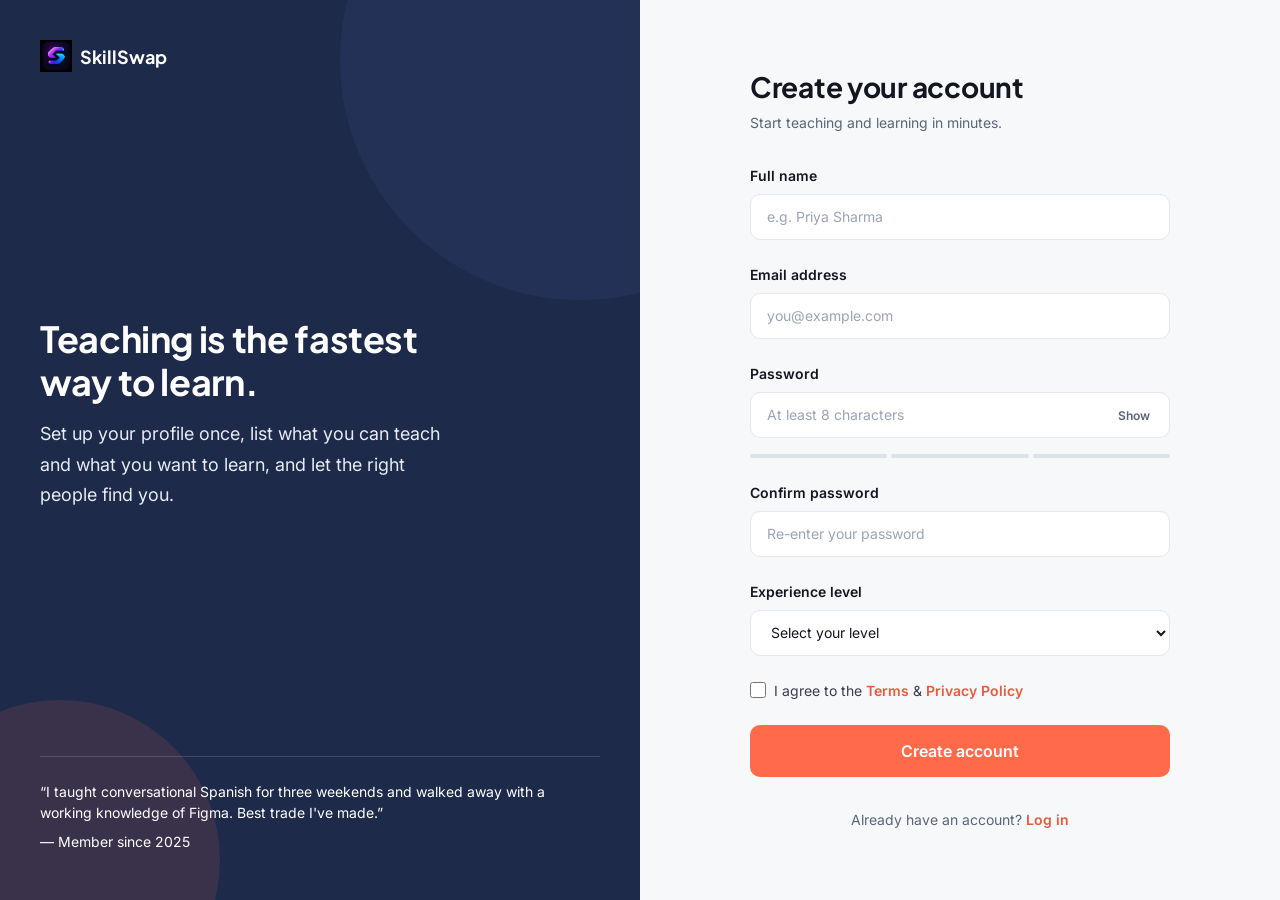
<file: register.html>
<!DOCTYPE html>
<html lang="en">
<head>
  <meta charset="UTF-8">
  <meta name="viewport" content="width=device-width, initial-scale=1.0">
  <title>Create your account — SkillSwap</title>
  <meta name="description" content="Join SkillSwap to teach what you know and learn what you don't.">

  <link rel="icon" type="image/png" href="assets/images/logo.png">
  <link rel="preconnect" href="https://fonts.googleapis.com">
  <link href="https://fonts.googleapis.com/css2?family=Plus+Jakarta+Sans:wght@500;600;700;800&family=Inter:wght@400;500;600;700&family=JetBrains+Mono:wght@500;600&display=swap" rel="stylesheet">

  <link rel="stylesheet" href="assets/css/base.css">
  <link rel="stylesheet" href="assets/css/auth.css">
  <link rel="stylesheet" href="assets/css/responsive.css">
</head>
<body>

  <div class="auth-page">

    <!-- ============================================================
         BRAND PANEL (desktop only)
         ============================================================ -->
    <aside class="auth-brand-panel">
      <a href="index.html" class="auth-brand-logo">
        <img src="assets/images/logo.png" alt="" class="auth-brand-logo-img">
        <span>SkillSwap</span>
      </a>

      <div class="auth-brand-content">
        <h2>Teaching is the fastest way to learn.</h2>
        <p>Set up your profile once, list what you can teach and what you want to learn, and let the right people find you.</p>
      </div>

      <div class="auth-brand-quote">
        <p>&ldquo;I taught conversational Spanish for three weekends and walked away with a working knowledge of Figma. Best trade I've made.&rdquo;</p>
        <p class="auth-brand-quote-author">— Member since 2025</p>
      </div>
    </aside>

    <!-- ============================================================
         FORM PANEL
         ============================================================ -->
    <div class="auth-form-panel">
      <div class="auth-form-wrap">

        <a href="index.html" class="auth-mobile-logo">
          <img src="assets/images/logo.png" alt="" class="auth-mobile-logo-img">
          <span>SkillSwap</span>
        </a>

        <div class="auth-form-header">
          <h1>Create your account</h1>
          <p>Start teaching and learning in minutes.</p>
        </div>

        <div class="auth-alert" id="register-alert" role="alert"></div>

        <form id="register-form" class="auth-form" novalidate>

          <div class="form-group">
            <label for="register-name" class="form-label">Full name</label>
            <input
              type="text"
              id="register-name"
              name="name"
              class="form-input"
              placeholder="e.g. Priya Sharma"
              autocomplete="name"
              required
            >
            <span class="form-error"></span>
          </div>

          <div class="form-group">
            <label for="register-email" class="form-label">Email address</label>
            <input
              type="email"
              id="register-email"
              name="email"
              class="form-input"
              placeholder="you@example.com"
              autocomplete="email"
              required
            >
            <span class="form-error"></span>
          </div>

          <div class="form-group">
            <label for="register-password" class="form-label">Password</label>
            <div class="auth-password-wrap">
              <input
                type="password"
                id="register-password"
                name="password"
                class="form-input"
                placeholder="At least 8 characters"
                autocomplete="new-password"
                required
              >
              <button type="button" class="auth-password-toggle" id="register-password-toggle" aria-label="Show password">Show</button>
            </div>
            <div class="auth-password-strength" id="password-strength-meter" aria-hidden="true">
              <span class="auth-password-strength-bar"></span>
              <span class="auth-password-strength-bar"></span>
              <span class="auth-password-strength-bar"></span>
            </div>
            <span class="form-error"></span>
          </div>

          <div class="form-group">
            <label for="register-confirm-password" class="form-label">Confirm password</label>
            <input
              type="password"
              id="register-confirm-password"
              name="confirm_password"
              class="form-input"
              placeholder="Re-enter your password"
              autocomplete="new-password"
              required
            >
            <span class="form-error"></span>
          </div>

          <div class="form-group">
            <label for="register-experience" class="form-label">Experience level</label>
            <select id="register-experience" name="experience_level" class="form-select" required>
              <option value="" disabled selected>Select your level</option>
              <option value="beginner">Beginner</option>
              <option value="intermediate">Intermediate</option>
              <option value="expert">Expert</option>
            </select>
            <span class="form-error"></span>
          </div>

          <div class="auth-options-row">
            <label class="auth-checkbox-label" for="register-terms">
              <input type="checkbox" id="register-terms" name="terms" required>
              <span>I agree to the <a href="#" class="auth-link">Terms</a> & <a href="#" class="auth-link">Privacy Policy</a></span>
            </label>
          </div>

          <button type="submit" class="btn btn-primary btn-lg btn-block" id="register-submit-btn">
            Create account
          </button>
        </form>

        <p class="auth-footer-text">
          Already have an account? <a href="login.html" class="auth-link">Log in</a>
        </p>
      </div>
    </div>
  </div>

  <div class="toast-container" id="toast-container"></div>

  <script src="assets/js/config.js"></script>
  <script src="assets/js/utils.js"></script>
  <script src="assets/js/register.js"></script>
</body>
</html>
</file>
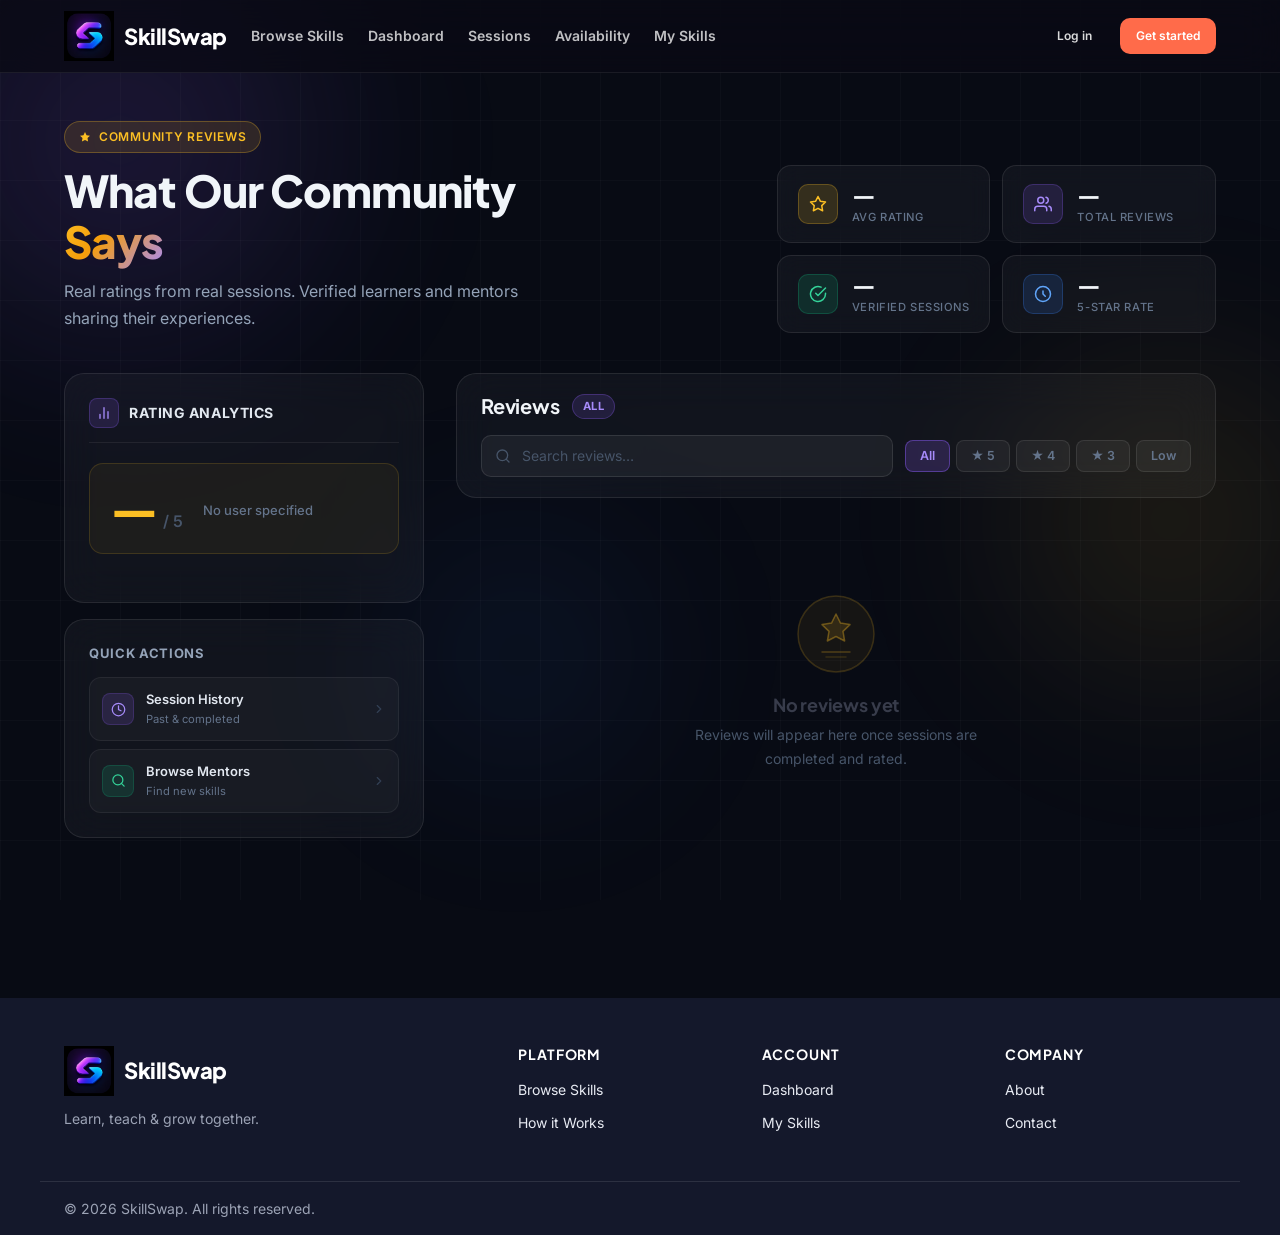
<file: reviews.html>
<!DOCTYPE html>
<html lang="en">
<head>
  <meta charset="UTF-8">
  <meta name="viewport" content="width=device-width, initial-scale=1.0">
  <title>Reviews &amp; Ratings — SkillSwap</title>
  <meta name="description" content="Explore community reviews and ratings. See what learners and mentors say about their skill-swap sessions.">

  <link rel="icon" type="image/png" href="assets/images/logo.png">
  <link rel="preconnect" href="https://fonts.googleapis.com">
  <link href="https://fonts.googleapis.com/css2?family=Plus+Jakarta+Sans:wght@500;600;700;800&family=Inter:wght@400;500;600;700&family=JetBrains+Mono:wght@500;600&display=swap" rel="stylesheet">

  <link rel="stylesheet" href="assets/css/base.css">
  <link rel="stylesheet" href="assets/css/navbar.css">
  <link rel="stylesheet" href="assets/css/footer.css">
  <link rel="stylesheet" href="assets/css/reviews.css">
  <link rel="stylesheet" href="assets/css/responsive.css">
</head>
<body class="rv-body">

  <!-- Background atmosphere -->
  <div class="rv-orb rv-orb-1" aria-hidden="true"></div>
  <div class="rv-orb rv-orb-2" aria-hidden="true"></div>
  <div class="rv-orb rv-orb-3" aria-hidden="true"></div>
  <div class="rv-grid-overlay" aria-hidden="true"></div>

  <!-- ============================================================
       NAVBAR
       ============================================================ -->
  <header class="navbar navbar-dash" id="navbar">
    <div class="container navbar-inner">
      <a href="index.html" class="navbar-logo">
        <img src="assets/images/logo.png" alt="SkillSwap logo" class="navbar-logo-img">
        <span>SkillSwap</span>
      </a>

      <nav class="navbar-links" id="navbar-links">
        <a href="browse-skills.html" class="navbar-link">Browse Skills</a>
        <a href="dashboard.html" class="navbar-link">Dashboard</a>
        <a href="upcoming-sessions.html" class="navbar-link">Sessions</a>
        <a href="availability.html" class="navbar-link">Availability</a>
        <a href="my-skills.html" class="navbar-link">My Skills</a>
      </nav>

      <div class="navbar-actions" id="navbar-actions-guest">
        <a href="login.html" class="btn btn-ghost btn-sm">Log in</a>
        <a href="register.html" class="btn btn-primary btn-sm">Get started</a>
      </div>

      <div class="navbar-actions hidden" id="navbar-actions-auth">
        <a href="dashboard.html" class="btn btn-outline btn-sm">Dashboard</a>
        <button type="button" class="navbar-avatar-btn" id="navbar-avatar-btn">
          <img src="assets/images/default-avatar.png" alt="My profile" class="avatar avatar-sm" id="navbar-avatar-img">
        </button>
      </div>

      <button type="button" class="navbar-burger" id="navbar-burger" aria-label="Toggle menu" aria-expanded="false">
        <span></span><span></span><span></span>
      </button>
    </div>

    <div class="navbar-mobile-menu" id="navbar-mobile-menu">
      <a href="browse-skills.html" class="navbar-link">Browse Skills</a>
      <a href="dashboard.html" class="navbar-link">Dashboard</a>
      <a href="upcoming-sessions.html" class="navbar-link">Sessions</a>
      <a href="availability.html" class="navbar-link">Availability</a>
      <a href="my-skills.html" class="navbar-link">My Skills</a>
      <div class="navbar-mobile-divider"></div>
      <a href="login.html" class="btn btn-outline btn-block hidden" id="navbar-mobile-login">Log in</a>
      <a href="register.html" class="btn btn-primary btn-block hidden" id="navbar-mobile-register">Get started</a>
    </div>
  </header>

  <main class="reviews-main">
    <div class="container rv-container">

      <!-- ============================================================
           HERO SECTION
           ============================================================ -->
      <section class="rv-hero">
        <div class="rv-hero-left">
          <div class="rv-eyebrow-badge">
            <svg width="12" height="12" viewBox="0 0 24 24" fill="none"><path d="M12 2l3.09 6.26L22 9.27l-5 4.87 1.18 6.88L12 17.77l-6.18 3.25L7 14.14 2 9.27l6.91-1.01L12 2z" fill="currentColor"/></svg>
            Community Reviews
          </div>
          <h1 class="rv-headline">What Our Community <span class="rv-headline-gradient">Says</span></h1>
          <p class="rv-subtitle">Real ratings from real sessions. Verified learners and mentors sharing their experiences.</p>
        </div>

        <!-- Analytics stats row -->
        <div class="rv-hero-stats">
          <div class="rv-stat-card">
            <div class="rv-stat-icon rv-stat-icon--amber">
              <svg width="18" height="18" viewBox="0 0 24 24" fill="none"><path d="M12 2l3.09 6.26L22 9.27l-5 4.87 1.18 6.88L12 17.77l-6.18 3.25L7 14.14 2 9.27l6.91-1.01L12 2z" stroke="currentColor" stroke-width="2" stroke-linecap="round" stroke-linejoin="round"/></svg>
            </div>
            <div class="rv-stat-body">
              <div class="rv-stat-value" id="rv-stat-avg">—</div>
              <div class="rv-stat-label">Avg Rating</div>
            </div>
          </div>
          <div class="rv-stat-card">
            <div class="rv-stat-icon rv-stat-icon--purple">
              <svg width="18" height="18" viewBox="0 0 24 24" fill="none"><path d="M17 21v-2a4 4 0 0 0-4-4H5a4 4 0 0 0-4 4v2" stroke="currentColor" stroke-width="2" stroke-linecap="round"/><circle cx="9" cy="7" r="4" stroke="currentColor" stroke-width="2"/><path d="M23 21v-2a4 4 0 0 0-3-3.87M16 3.13a4 4 0 0 1 0 7.75" stroke="currentColor" stroke-width="2" stroke-linecap="round"/></svg>
            </div>
            <div class="rv-stat-body">
              <div class="rv-stat-value" id="rv-stat-count">—</div>
              <div class="rv-stat-label">Total Reviews</div>
            </div>
          </div>
          <div class="rv-stat-card">
            <div class="rv-stat-icon rv-stat-icon--green">
              <svg width="18" height="18" viewBox="0 0 24 24" fill="none"><path d="M22 11.08V12a10 10 0 1 1-5.93-9.14" stroke="currentColor" stroke-width="2" stroke-linecap="round"/><path d="M22 4 12 14.01l-3-3" stroke="currentColor" stroke-width="2" stroke-linecap="round" stroke-linejoin="round"/></svg>
            </div>
            <div class="rv-stat-body">
              <div class="rv-stat-value" id="rv-stat-verified">—</div>
              <div class="rv-stat-label">Verified Sessions</div>
            </div>
          </div>
          <div class="rv-stat-card">
            <div class="rv-stat-icon rv-stat-icon--blue">
              <svg width="18" height="18" viewBox="0 0 24 24" fill="none"><path d="M12 22C6.48 22 2 17.52 2 12S6.48 2 12 2s10 4.48 10 10-4.48 10-10 10z" stroke="currentColor" stroke-width="2"/><path d="M12 8v4l3 3" stroke="currentColor" stroke-width="2" stroke-linecap="round"/></svg>
            </div>
            <div class="rv-stat-body">
              <div class="rv-stat-value" id="rv-stat-5star">—</div>
              <div class="rv-stat-label">5-Star Rate</div>
            </div>
          </div>
        </div>
      </section>

      <!-- ============================================================
           MAIN LAYOUT: Sidebar + Reviews feed
           ============================================================ -->
      <div class="rv-layout">

        <!-- ============================================================
             LEFT SIDEBAR
             ============================================================ -->
        <aside class="rv-sidebar">

          <!-- Submission form: shown only if URL has session_id + reviewee_id
               and the eligibility check passes. Hidden by default. -->
          <section class="rv-glass-card review-form-card hidden" id="review-form-card">
            <div class="rv-form-header">
              <div class="rv-form-icon">
                <svg width="18" height="18" viewBox="0 0 24 24" fill="none"><path d="M11 4H4a2 2 0 0 0-2 2v14a2 2 0 0 0 2 2h14a2 2 0 0 0 2-2v-7" stroke="currentColor" stroke-width="2" stroke-linecap="round"/><path d="M18.5 2.5a2.121 2.121 0 0 1 3 3L12 15l-4 1 1-4 9.5-9.5z" stroke="currentColor" stroke-width="2" stroke-linecap="round"/></svg>
              </div>
              <h3>Leave a Review</h3>
            </div>

            <div class="review-form-reviewee-row" id="rv-reviewee-row">
              <img src="assets/images/default-avatar.png" alt="" class="avatar avatar-md" id="review-reviewee-photo">
              <div>
                <span class="rv-label-muted">Reviewing</span>
                <h4 id="review-reviewee-name">Loading...</h4>
              </div>
            </div>

            <div class="auth-alert" id="review-form-alert" role="alert"></div>

            <form id="review-form" novalidate>
              <div class="form-group">
                <label class="rv-form-label">Your rating</label>
                <div class="rv-star-input-row" id="star-input-row" role="radiogroup" aria-label="Star rating">
                  <button type="button" class="star-input-btn" data-value="1" aria-label="1 star">★</button>
                  <button type="button" class="star-input-btn" data-value="2" aria-label="2 stars">★</button>
                  <button type="button" class="star-input-btn" data-value="3" aria-label="3 stars">★</button>
                  <button type="button" class="star-input-btn" data-value="4" aria-label="4 stars">★</button>
                  <button type="button" class="star-input-btn" data-value="5" aria-label="5 stars">★</button>
                </div>
                <p class="star-input-label" id="star-input-label">Tap a star to rate</p>
                <span class="form-error" id="rating-form-error"></span>
              </div>

              <div class="form-group">
                <label for="review-comment" class="rv-form-label">Comment <span class="rv-label-optional">(optional)</span></label>
                <textarea id="review-comment" class="rv-textarea" maxlength="1000" placeholder="Share details about your experience to help others…"></textarea>
                <span class="form-error"></span>
              </div>

              <button type="submit" class="rv-submit-btn" id="review-submit-btn">
                <svg width="16" height="16" viewBox="0 0 24 24" fill="none"><path d="M22 2L11 13" stroke="currentColor" stroke-width="2" stroke-linecap="round"/><path d="M22 2L15 22 11 13 2 9l20-7z" stroke="currentColor" stroke-width="2" stroke-linecap="round" stroke-linejoin="round"/></svg>
                Submit Review
              </button>
            </form>
          </section>

          <!-- Ineligible state -->
          <section class="rv-glass-card rv-ineligible-card review-ineligible-state hidden" id="review-ineligible-state">
            <div class="rv-ineligible-icon">
              <svg width="32" height="32" viewBox="0 0 24 24" fill="none"><circle cx="12" cy="12" r="10" stroke="currentColor" stroke-width="1.5"/><path d="M12 8v4M12 16h.01" stroke="currentColor" stroke-width="2" stroke-linecap="round"/></svg>
            </div>
            <h3 id="ineligible-title">This session can't be reviewed</h3>
            <p id="ineligible-message">Only completed sessions can be reviewed, and each session can only be reviewed once.</p>
            <a href="session-history.html" class="rv-link-btn">Back to session history</a>
          </section>

          <!-- ============================================================
               RATING ANALYTICS CARD
               ============================================================ -->
          <section class="rv-glass-card rv-analytics-card" id="rating-summary-card">
            <div class="rv-analytics-header">
              <div class="rv-analytics-icon">
                <svg width="16" height="16" viewBox="0 0 24 24" fill="none"><path d="M18 20V10M12 20V4M6 20v-6" stroke="currentColor" stroke-width="2" stroke-linecap="round"/></svg>
              </div>
              <span class="rv-analytics-title">Rating Analytics</span>
            </div>

            <!-- Average score hero -->
            <div class="rv-score-hero">
              <div class="rv-score-ring">
                <span class="rating-summary-score rv-score-number" id="rating-summary-score">—</span>
                <span class="rv-score-out-of">/ 5</span>
              </div>
              <div class="rv-score-meta">
                <div class="star-rating rv-score-stars" id="rating-summary-stars"></div>
                <span class="rv-score-count" id="rating-summary-count">No reviews yet</span>
              </div>
            </div>

            <!-- Distribution chart -->
            <div class="rv-distribution" id="rating-breakdown-container">
              <!-- breakdown bars injected by JS -->
            </div>
          </section>

          <!-- Quick links -->
          <div class="rv-glass-card rv-quicklinks-card">
            <div class="rv-quicklinks-title">Quick Actions</div>
            <div class="rv-quicklinks">
              <a href="session-history.html" class="rv-quicklink">
                <div class="rv-quicklink-icon rv-quicklink-icon--purple">
                  <svg width="15" height="15" viewBox="0 0 24 24" fill="none"><path d="M2 12C2 6.48 6.48 2 12 2s10 4.48 10 10-4.48 10-10 10S2 17.52 2 12z" stroke="currentColor" stroke-width="2"/><path d="M12 6v6l4 2" stroke="currentColor" stroke-width="2" stroke-linecap="round"/></svg>
                </div>
                <div class="rv-quicklink-text">
                  <span class="rv-quicklink-title">Session History</span>
                  <span class="rv-quicklink-sub">Past & completed</span>
                </div>
                <svg class="rv-quicklink-arrow" width="14" height="14" viewBox="0 0 24 24" fill="none"><path d="M9 18l6-6-6-6" stroke="currentColor" stroke-width="2" stroke-linecap="round"/></svg>
              </a>
              <a href="browse-skills.html" class="rv-quicklink">
                <div class="rv-quicklink-icon rv-quicklink-icon--green">
                  <svg width="15" height="15" viewBox="0 0 24 24" fill="none"><circle cx="11" cy="11" r="8" stroke="currentColor" stroke-width="2"/><path d="m21 21-4.35-4.35" stroke="currentColor" stroke-width="2" stroke-linecap="round"/></svg>
                </div>
                <div class="rv-quicklink-text">
                  <span class="rv-quicklink-title">Browse Mentors</span>
                  <span class="rv-quicklink-sub">Find new skills</span>
                </div>
                <svg class="rv-quicklink-arrow" width="14" height="14" viewBox="0 0 24 24" fill="none"><path d="M9 18l6-6-6-6" stroke="currentColor" stroke-width="2" stroke-linecap="round"/></svg>
              </a>
            </div>
          </div>

        </aside>

        <!-- ============================================================
             RIGHT COLUMN: Public reviews feed
             ============================================================ -->
        <section class="rv-feed-section">

          <!-- Feed header with search + filters -->
          <div class="rv-feed-header">
            <div class="rv-feed-title-row">
              <h2 class="rv-feed-title" id="reviews-list-heading">Reviews</h2>
              <span class="rv-feed-badge" id="rv-feed-count-badge">All</span>
            </div>

            <!-- Search + Filter controls -->
            <div class="rv-controls">
              <div class="rv-search-wrap">
                <svg class="rv-search-icon" width="16" height="16" viewBox="0 0 24 24" fill="none"><circle cx="11" cy="11" r="8" stroke="currentColor" stroke-width="2"/><path d="m21 21-4.35-4.35" stroke="currentColor" stroke-width="2" stroke-linecap="round"/></svg>
                <input type="search" id="rv-search-input" class="rv-search-input" placeholder="Search reviews…" aria-label="Search reviews">
              </div>
              <div class="rv-filter-group">
                <button class="rv-filter-btn is-active" data-filter="all" id="rv-filter-all">All</button>
                <button class="rv-filter-btn" data-filter="5" id="rv-filter-5">★ 5</button>
                <button class="rv-filter-btn" data-filter="4" id="rv-filter-4">★ 4</button>
                <button class="rv-filter-btn" data-filter="3" id="rv-filter-3">★ 3</button>
                <button class="rv-filter-btn" data-filter="low" id="rv-filter-low">Low</button>
              </div>
            </div>
          </div>

          <!-- Reviews list -->
          <div id="reviews-list-container" class="rv-list-container">
            <!-- Skeleton loaders -->
            <div class="rv-skeleton-card" aria-hidden="true">
              <div class="rv-skeleton rv-sk-avatar"></div>
              <div class="rv-skeleton-lines">
                <div class="rv-skeleton rv-sk-line rv-sk-line--w70"></div>
                <div class="rv-skeleton rv-sk-line rv-sk-line--w50"></div>
                <div class="rv-skeleton rv-sk-line rv-sk-line--full"></div>
                <div class="rv-skeleton rv-sk-line rv-sk-line--w80"></div>
              </div>
            </div>
            <div class="rv-skeleton-card" aria-hidden="true">
              <div class="rv-skeleton rv-sk-avatar"></div>
              <div class="rv-skeleton-lines">
                <div class="rv-skeleton rv-sk-line rv-sk-line--w70"></div>
                <div class="rv-skeleton rv-sk-line rv-sk-line--w50"></div>
                <div class="rv-skeleton rv-sk-line rv-sk-line--full"></div>
                <div class="rv-skeleton rv-sk-line rv-sk-line--w80"></div>
              </div>
            </div>
            <div class="rv-skeleton-card" aria-hidden="true">
              <div class="rv-skeleton rv-sk-avatar"></div>
              <div class="rv-skeleton-lines">
                <div class="rv-skeleton rv-sk-line rv-sk-line--w70"></div>
                <div class="rv-skeleton rv-sk-line rv-sk-line--w50"></div>
                <div class="rv-skeleton rv-sk-line rv-sk-line--full"></div>
                <div class="rv-skeleton rv-sk-line rv-sk-line--w80"></div>
              </div>
            </div>
          </div>

          <!-- Empty state -->
          <div class="empty-state rv-empty-state hidden" id="reviews-empty-state">
            <div class="rv-empty-illustration">
              <svg width="80" height="80" viewBox="0 0 80 80" fill="none">
                <circle cx="40" cy="40" r="38" fill="rgba(251,191,36,0.06)" stroke="rgba(251,191,36,0.18)" stroke-width="1.5"/>
                <path d="M40 20l4.5 9.1L54 30.6l-7 6.8 1.65 9.6L40 42.5l-8.65 4.5L33 37.4l-7-6.8 9.5-1.5L40 20z" fill="rgba(251,191,36,0.12)" stroke="rgba(251,191,36,0.35)" stroke-width="1.5" stroke-linecap="round" stroke-linejoin="round"/>
                <path d="M26 58h28" stroke="rgba(251,191,36,0.25)" stroke-width="1.5" stroke-linecap="round"/>
                <path d="M30 63h20" stroke="rgba(251,191,36,0.15)" stroke-width="1.5" stroke-linecap="round"/>
              </svg>
            </div>
            <h3 class="rv-empty-title">No reviews yet</h3>
            <p class="rv-empty-body">Reviews will appear here once sessions are completed and rated.</p>
          </div>

        </section>

      </div><!-- /.rv-layout -->

    </div><!-- /.rv-container -->
  </main>

  <!-- ============================================================
       FOOTER
       ============================================================ -->
  <footer class="footer">
    <div class="container footer-inner">
      <div class="footer-brand">
        <a href="index.html" class="navbar-logo">
          <img src="assets/images/logo.png" alt="SkillSwap logo" class="navbar-logo-img">
          <span>SkillSwap</span>
        </a>
        <p class="text-sm text-muted">Learn, teach &amp; grow together.</p>
      </div>
      <div class="footer-col">
        <h4>Platform</h4>
        <a href="browse-skills.html">Browse Skills</a>
        <a href="index.html#how-it-works">How it Works</a>
      </div>
      <div class="footer-col">
        <h4>Account</h4>
        <a href="dashboard.html">Dashboard</a>
        <a href="my-skills.html">My Skills</a>
      </div>
      <div class="footer-col">
        <h4>Company</h4>
        <a href="#">About</a>
        <a href="#">Contact</a>
      </div>
    </div>
    <div class="container footer-bottom">
      <p class="text-sm text-muted">&copy; 2026 SkillSwap. All rights reserved.</p>
    </div>
  </footer>

  <div class="toast-container" id="toast-container"></div>

  <script src="assets/js/config.js"></script>
  <script src="assets/js/utils.js"></script>
  <script src="assets/js/auth-guard.js"></script>
  <script src="assets/js/navbar.js"></script>
  <script src="assets/js/reviews.js"></script>
  <script src="assets/js/reviews-ui.js"></script>
</body>
</html>
</file>
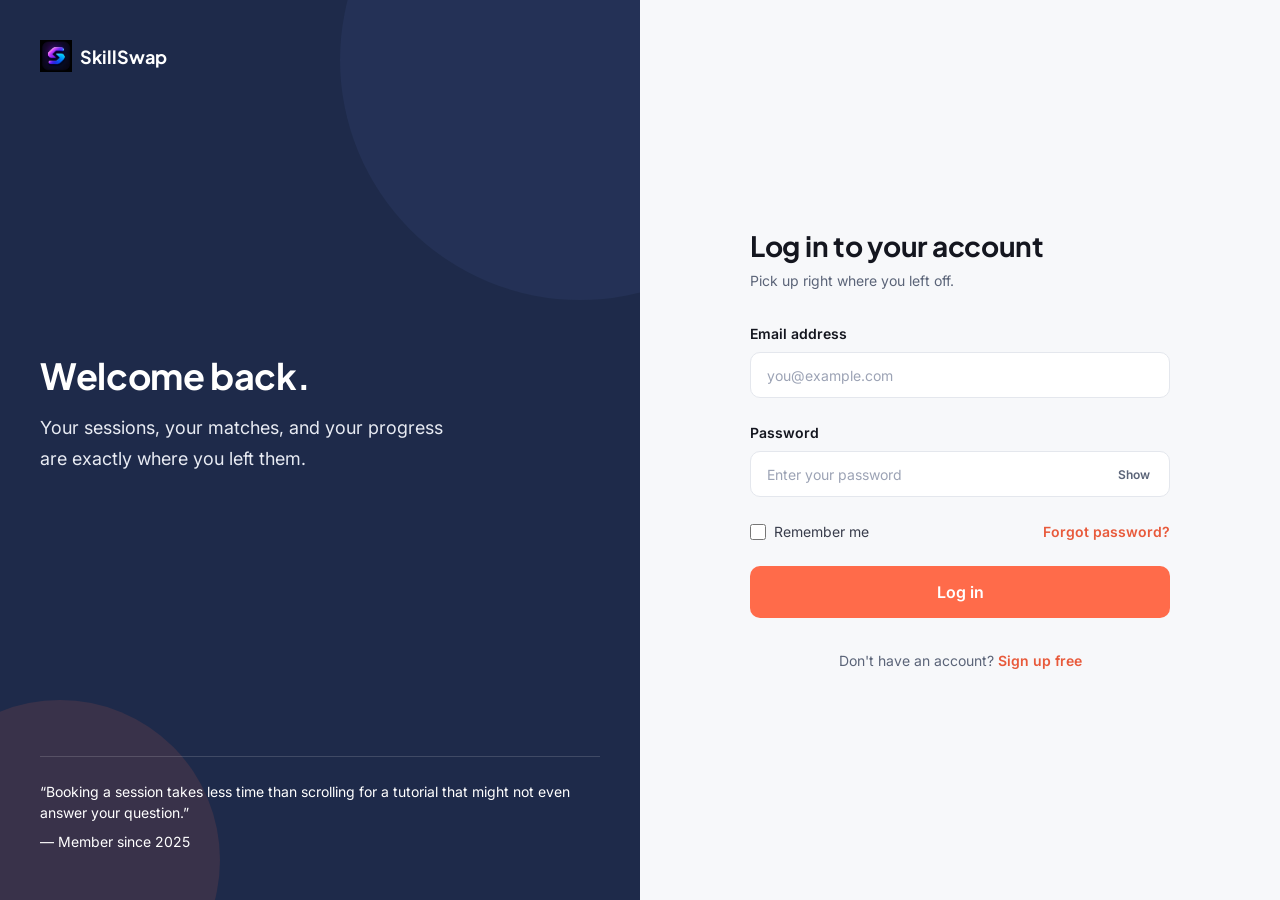
<file: session-history.html>
<!DOCTYPE html>
<html lang="en">
<head>
  <meta charset="UTF-8">
  <meta name="viewport" content="width=device-width, initial-scale=1.0">
  <title>Session History — SkillSwap</title>
  <meta name="description" content="View your completed, rejected, and cancelled sessions.">

  <link rel="icon" type="image/png" href="assets/images/logo.png">
  <link rel="preconnect" href="https://fonts.googleapis.com">
  <link href="https://fonts.googleapis.com/css2?family=Plus+Jakarta+Sans:wght@500;600;700;800&family=Inter:wght@400;500;600;700&family=JetBrains+Mono:wght@500;600&display=swap" rel="stylesheet">

  <link rel="stylesheet" href="assets/css/base.css">
  <link rel="stylesheet" href="assets/css/navbar.css">
  <link rel="stylesheet" href="assets/css/footer.css">
  <link rel="stylesheet" href="assets/css/sessions.css">
  <link rel="stylesheet" href="assets/css/session-history.css">
  <link rel="stylesheet" href="assets/css/responsive.css">
</head>
<body class="sess-body">

  <!-- Background atmosphere -->
  <div class="sess-orb sess-orb-1" aria-hidden="true"></div>
  <div class="sess-orb sess-orb-2" aria-hidden="true"></div>
  <div class="sess-orb sess-orb-3" aria-hidden="true"></div>
  <div class="sess-grid-overlay" aria-hidden="true"></div>

  <!-- ============================================================
       NAVBAR
       ============================================================ -->
  <header class="navbar navbar-dash" id="navbar">
    <div class="container navbar-inner">
      <a href="index.html" class="navbar-logo">
        <img src="assets/images/logo.png" alt="SkillSwap logo" class="navbar-logo-img">
        <span>SkillSwap</span>
      </a>

      <nav class="navbar-links" id="navbar-links">
        <a href="browse-skills.html" class="navbar-link">Browse Skills</a>
        <a href="dashboard.html" class="navbar-link">Dashboard</a>
        <a href="upcoming-sessions.html" class="navbar-link navbar-link-active">Sessions</a>
        <a href="availability.html" class="navbar-link">Availability</a>
        <a href="my-skills.html" class="navbar-link">My Skills</a>
      </nav>

      <div class="navbar-actions" id="navbar-actions-guest">
        <a href="login.html" class="btn btn-ghost btn-sm">Log in</a>
        <a href="register.html" class="btn btn-primary btn-sm">Get started</a>
      </div>

      <div class="navbar-actions hidden" id="navbar-actions-auth">
        <a href="dashboard.html" class="btn btn-outline btn-sm">Dashboard</a>
        <button type="button" class="navbar-avatar-btn" id="navbar-avatar-btn">
          <img src="assets/images/default-avatar.png" alt="My profile" class="avatar avatar-sm" id="navbar-avatar-img">
        </button>
      </div>

      <button type="button" class="navbar-burger" id="navbar-burger" aria-label="Toggle menu" aria-expanded="false">
        <span></span><span></span><span></span>
      </button>
    </div>

    <div class="navbar-mobile-menu" id="navbar-mobile-menu">
      <a href="browse-skills.html" class="navbar-link">Browse Skills</a>
      <a href="dashboard.html" class="navbar-link">Dashboard</a>
      <a href="upcoming-sessions.html" class="navbar-link">Sessions</a>
      <a href="availability.html" class="navbar-link">Availability</a>
      <a href="my-skills.html" class="navbar-link">My Skills</a>
      <div class="navbar-mobile-divider"></div>
      <a href="login.html" class="btn btn-outline btn-block hidden" id="navbar-mobile-login">Log in</a>
      <a href="register.html" class="btn btn-primary btn-block hidden" id="navbar-mobile-register">Get started</a>
    </div>
  </header>

  <main class="sessions-main">
    <div class="container sess-container">

      <!-- ============================================================
           HERO SECTION
           ============================================================ -->
      <section class="sess-hero">
        <div class="sess-hero-left">
          <div class="sess-badge">
            <span class="sess-badge-dot"></span>
            Session Tracker
          </div>
          <h1 class="sess-headline">Session <span class="sess-headline-gradient">History</span></h1>
          <p class="sess-subtitle">Review your past skill-sharing achievements, ratings, and milestones.</p>
        </div>
      </section>

      <!-- ============================================================
           METRICS SUMMARY GRID
           ============================================================ -->
      <section class="history-stats-grid">
        <div class="history-stat-card">
          <div class="history-stat-icon history-stat-icon--completed">
            <svg width="20" height="20" viewBox="0 0 24 24" fill="none" stroke="currentColor" stroke-width="2" stroke-linecap="round" stroke-linejoin="round"><path d="M22 11.08V12a10 10 0 1 1-5.93-9.14"/><polyline points="22 4 12 14.01 9 11.01"/></svg>
          </div>
          <div class="history-stat-info">
            <span class="history-stat-value" id="stat-completed">0</span>
            <span class="history-stat-label">Total Swaps</span>
          </div>
        </div>

        <div class="history-stat-card">
          <div class="history-stat-icon history-stat-icon--hours">
            <svg width="20" height="20" viewBox="0 0 24 24" fill="none" stroke="currentColor" stroke-width="2" stroke-linecap="round" stroke-linejoin="round"><circle cx="12" cy="12" r="10"/><polyline points="12 6 12 12 16 14"/></svg>
          </div>
          <div class="history-stat-info">
            <span class="history-stat-value" id="stat-hours">0h</span>
            <span class="history-stat-label">Hours Swapped</span>
          </div>
        </div>

        <div class="history-stat-card">
          <div class="history-stat-icon history-stat-icon--success">
            <svg width="20" height="20" viewBox="0 0 24 24" fill="none" stroke="currentColor" stroke-width="2" stroke-linecap="round" stroke-linejoin="round"><polygon points="12 2 15.09 8.26 22 9.27 17 14.14 18.18 21.02 12 17.77 5.82 21.02 7 14.14 2 9.27 8.91 8.26 12 2"/></svg>
          </div>
          <div class="history-stat-info">
            <span class="history-stat-value" id="stat-success">0%</span>
            <span class="history-stat-label">Success Rate</span>
          </div>
        </div>

        <div class="history-stat-card">
          <div class="history-stat-icon history-stat-icon--milestone">
            <svg width="20" height="20" viewBox="0 0 24 24" fill="none" stroke="currentColor" stroke-width="2" stroke-linecap="round" stroke-linejoin="round"><path d="M6 9H4.5a2.5 2.5 0 0 1 0-5H6M18 9h1.5a2.5 2.5 0 0 0 0-5H18M4 22h16M10 14.66V17c0 .55-.45 1-1 1H4v2h16v-2h-5c-.55 0-1-.45-1-1v-2.34M12 2a4 4 0 0 0-4 4v5a4 4 0 0 0 8 0V6a4 4 0 0 0-4-4z"/></svg>
          </div>
          <div class="history-stat-info">
            <span class="history-stat-value" id="stat-milestone">—</span>
            <span class="history-stat-label">Next Milestone</span>
          </div>
        </div>
      </section>

      <!-- ============================================================
           TABS — Upcoming / History
           ============================================================ -->
      <div class="sess-tabs-wrap">
        <nav class="sessions-tabs sess-tabs" role="tablist">
          <a href="upcoming-sessions.html" class="sessions-tab-link sess-tab" role="tab" aria-selected="false">
            <svg width="14" height="14" viewBox="0 0 24 24" fill="none" stroke="currentColor" stroke-width="2" stroke-linecap="round"><rect x="3" y="4" width="18" height="18" rx="2"/><path d="M16 2v4M8 2v4M3 10h18"/></svg>
            Upcoming
          </a>
          <a href="session-history.html" class="sessions-tab-link sess-tab is-active" role="tab" aria-selected="true">
            <svg width="14" height="14" viewBox="0 0 24 24" fill="none" stroke="currentColor" stroke-width="2" stroke-linecap="round"><path d="M12 8v4l3 3"/><circle cx="12" cy="12" r="10"/></svg>
            History
          </a>
        </nav>

        <a href="browse-skills.html" class="sess-find-btn">
          <svg width="14" height="14" viewBox="0 0 24 24" fill="none" stroke="currentColor" stroke-width="2" stroke-linecap="round"><circle cx="11" cy="11" r="8"/><path d="m21 21-4.35-4.35"/></svg>
          Find Mentors
        </a>
      </div>

      <!-- ============================================================
           MAIN LAYOUT GRID
           ============================================================ -->
      <div class="history-main-layout">

        <!-- LEFT COLUMN: Search, Filters & Timeline List -->
        <div class="history-col-main">

          <!-- Search & Filter Controls -->
          <div class="history-filter-bar">
            <div class="history-search-wrapper">
              <svg class="history-search-icon" width="16" height="16" viewBox="0 0 24 24" fill="none" stroke="currentColor" stroke-width="2" stroke-linecap="round" stroke-linejoin="round"><circle cx="11" cy="11" r="8"/><line x1="21" y1="21" x2="16.65" y2="16.65"/></svg>
              <input type="search" id="history-search" class="history-search-input" placeholder="Search by name or skill..." aria-label="Search past sessions">
            </div>

            <div class="history-filters-group">
              <select id="filter-role" class="history-select" aria-label="Filter by role">
                <option value="all">All Roles</option>
                <option value="mentor">As Mentor</option>
                <option value="learner">As Learner</option>
              </select>

              <select id="filter-status" class="history-select" aria-label="Filter by status">
                <option value="all">All Statuses</option>
                <option value="completed">Completed</option>
                <option value="rejected">Rejected</option>
                <option value="cancelled">Cancelled</option>
              </select>

              <select id="filter-skill" class="history-select" aria-label="Filter by skill">
                <option value="all">All Skills</option>
                <!-- Populated dynamically via JS -->
              </select>
            </div>
          </div>

          <!-- Chronological Timeline Wrapper -->
          <div class="timeline-outer-wrap">
            <div class="timeline-vertical-line" id="timeline-track"></div>

            <!-- List container — ID preserved for session-history.js -->
            <div class="sessions-list timeline-inner-list" id="history-sessions-list">
              <!-- Skeleton loaders while data is fetching -->
              <div class="sess-skeleton" aria-hidden="true"></div>
              <div class="sess-skeleton" aria-hidden="true"></div>
              <div class="sess-skeleton" aria-hidden="true"></div>
            </div>
          </div>

          <!-- Empty state — ID preserved for session-history.js -->
          <div class="empty-state sess-empty-state hidden" id="history-empty-state">
            <div class="sess-empty-illustration">
              <svg width="72" height="72" viewBox="0 0 80 80" fill="none">
                <circle cx="40" cy="40" r="38" fill="rgba(124,58,237,0.07)" stroke="rgba(124,58,237,0.18)" stroke-width="1.5"/>
                <rect x="20" y="18" width="40" height="44" rx="6" fill="rgba(124,58,237,0.1)" stroke="rgba(124,58,237,0.28)" stroke-width="1.5"/>
                <path d="M29 30h22M29 39h22M29 48h14" stroke="rgba(167,139,250,0.45)" stroke-width="2" stroke-linecap="round"/>
                <circle cx="28" cy="18" r="4" fill="rgba(124,58,237,0.25)" stroke="rgba(124,58,237,0.5)" stroke-width="1.5"/>
                <circle cx="52" cy="18" r="4" fill="rgba(124,58,237,0.25)" stroke="rgba(124,58,237,0.5)" stroke-width="1.5"/>
              </svg>
            </div>
            <h3 class="sess-empty-title">No matching sessions found</h3>
            <p class="sess-empty-body">Try clearing your filters or browse the community to swap new skills.</p>
            <a href="browse-skills.html" class="sess-empty-cta">
              <svg width="14" height="14" viewBox="0 0 24 24" fill="none" stroke="currentColor" stroke-width="2" stroke-linecap="round"><circle cx="11" cy="11" r="8"/><path d="m21 21-4.35-4.35"/></svg>
              Browse Mentors
            </a>
          </div>

        </div><!-- /.history-col-main -->

        <!-- RIGHT COLUMN: Sidebar Widgets (Learning Progress & Badges) -->
        <aside class="history-col-side">

          <!-- Learning Balance Widget -->
          <div class="sess-glass-card progress-card" style="margin-bottom: 1.25rem;">
            <div class="sidebar-section-title">Learning Balance</div>
            <div class="progress-card-inner">
              <div class="progress-stats-row">
                <div class="progress-stat-sub">
                  <span class="progress-stat-sub-val" id="balance-val-learn">0h</span>
                  <span class="progress-stat-sub-label">Learning</span>
                </div>
                <div class="progress-stat-sub">
                  <span class="progress-stat-sub-val" id="balance-val-mentor">0h</span>
                  <span class="progress-stat-sub-label">Mentoring</span>
                </div>
              </div>

              <!-- balance progress indicator -->
              <div class="balance-bar-wrapper">
                <div class="balance-bar-labels">
                  <span class="balance-label--learn" id="balance-pct-learn">50% Learn</span>
                  <span class="balance-label--mentor" id="balance-pct-mentor">50% Teach</span>
                </div>
                <div class="balance-bar-track">
                  <div class="balance-bar-fill-learn" id="balance-fill-learn" style="width: 50%;"></div>
                  <div class="balance-bar-fill-mentor" id="balance-fill-mentor" style="width: 50%;"></div>
                </div>
              </div>
            </div>
          </div>

          <!-- Achievement Badges Widget -->
          <div class="sess-glass-card badges-card">
            <div class="sidebar-section-title">Achievements</div>
            <div class="badges-showcase-grid" id="badges-grid">
              <!-- Rendered dynamically by JS -->
            </div>
          </div>

        </aside><!-- /.history-col-side -->

      </div><!-- /.history-main-layout -->

    </div><!-- /.container -->
  </main>

  <!-- ============================================================
       FOOTER
       ============================================================ -->
  <footer class="footer">
    <div class="container footer-inner">
      <div class="footer-brand">
        <a href="index.html" class="navbar-logo">
          <img src="assets/images/logo.png" alt="SkillSwap logo" class="navbar-logo-img">
          <span>SkillSwap</span>
        </a>
        <p class="text-sm text-muted">Learn, teach &amp; grow together.</p>
      </div>
      <div class="footer-col">
        <h4>Platform</h4>
        <a href="browse-skills.html">Browse Skills</a>
        <a href="index.html#how-it-works">How it Works</a>
      </div>
      <div class="footer-col">
        <h4>Account</h4>
        <a href="dashboard.html">Dashboard</a>
        <a href="my-skills.html">My Skills</a>
      </div>
      <div class="footer-col">
        <h4>Company</h4>
        <a href="#">About</a>
        <a href="#">Contact</a>
      </div>
    </div>
    <div class="container footer-bottom">
      <p class="text-sm text-muted">&copy; 2026 SkillSwap. All rights reserved.</p>
    </div>
  </footer>

  <div class="toast-container" id="toast-container"></div>

  <script src="assets/js/config.js"></script>
  <script src="assets/js/utils.js"></script>
  <script src="assets/js/auth-guard.js"></script>
  <script src="assets/js/navbar.js"></script>
  <script src="assets/js/session-history.js"></script>
</body>
</html>
</file>
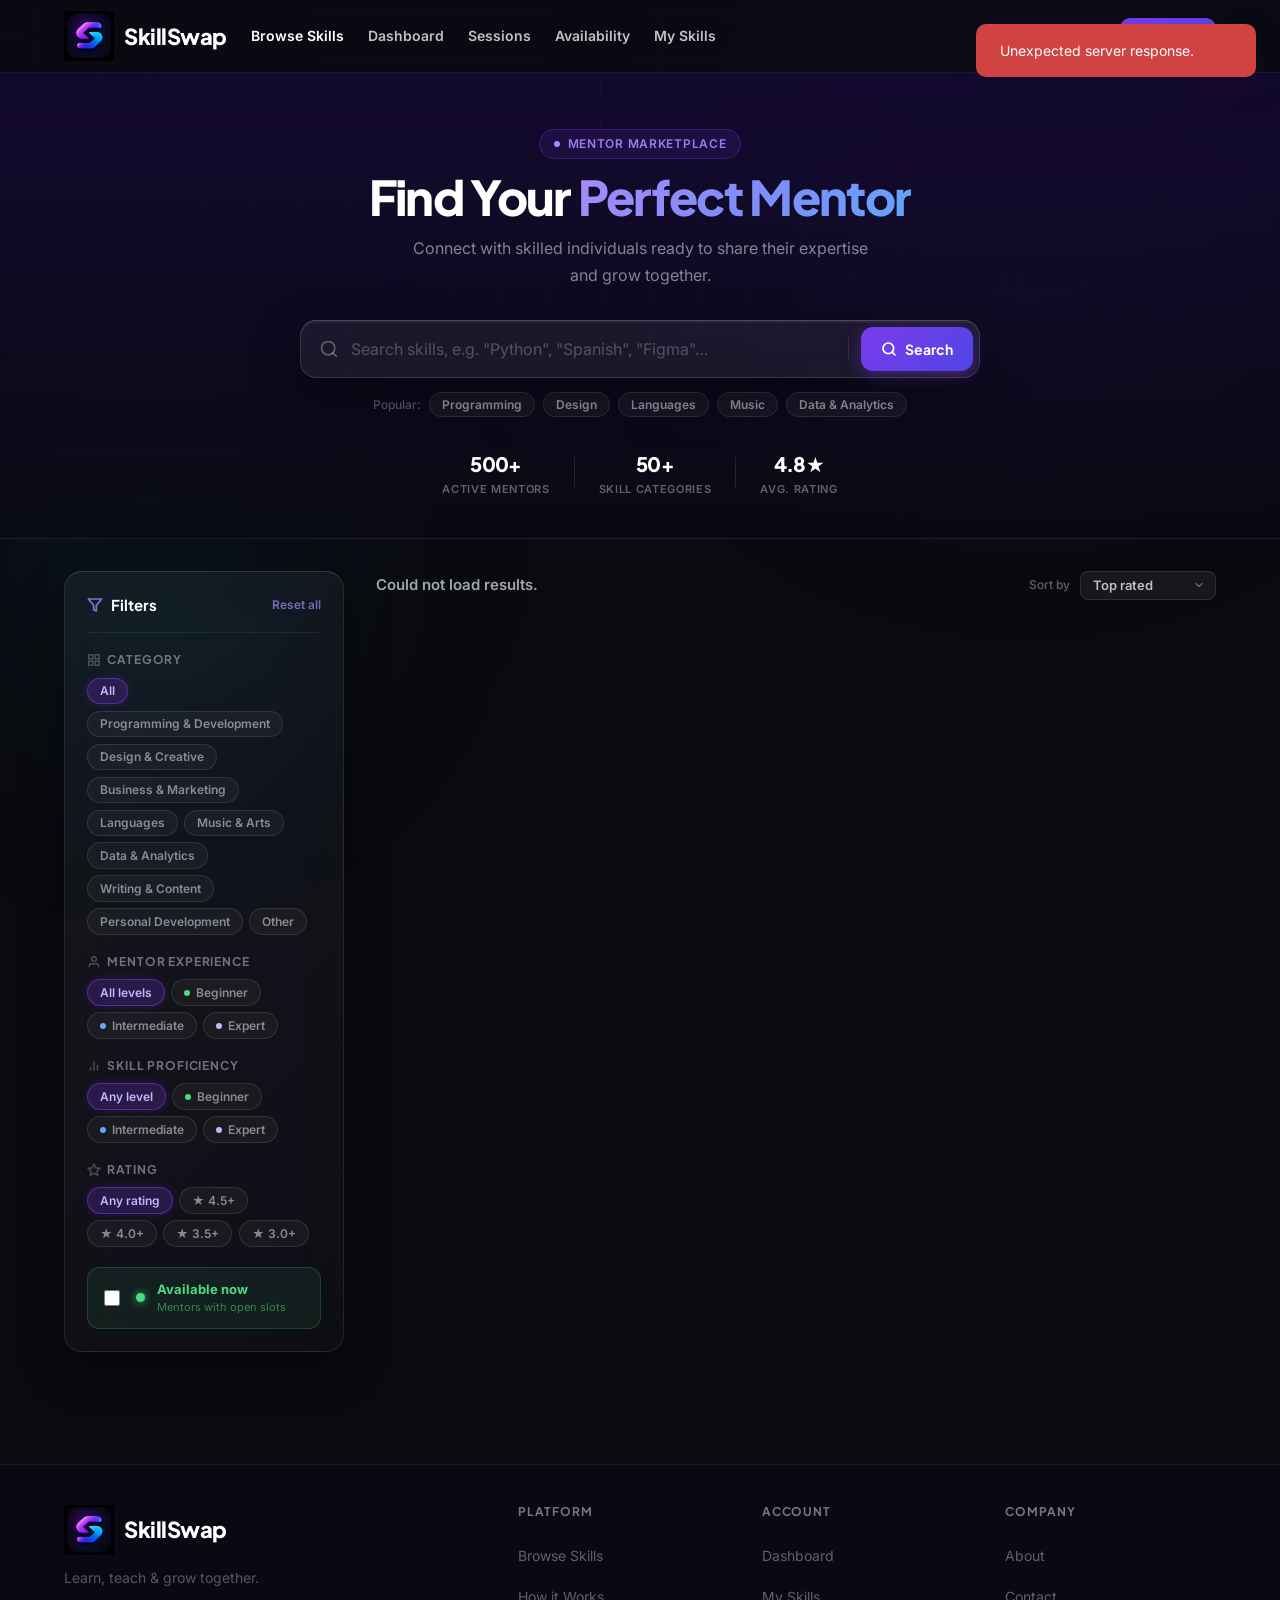
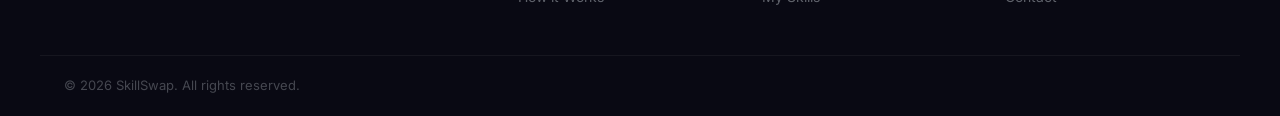
<file: skill-detail.html>
<!DOCTYPE html>
<html lang="en">
<head>
  <meta charset="UTF-8">
  <meta name="viewport" content="width=device-width, initial-scale=1.0">
  <title>Skill Detail — SkillSwap</title>
  <meta name="description" content="View mentor details, reviews, and available session slots.">

  <link rel="icon" type="image/png" href="assets/images/logo.png">
  <link rel="preconnect" href="https://fonts.googleapis.com">
  <link href="https://fonts.googleapis.com/css2?family=Plus+Jakarta+Sans:wght@500;600;700;800&family=Inter:wght@400;500;600;700&family=JetBrains+Mono:wght@500;600&display=swap" rel="stylesheet">

  <link rel="stylesheet" href="assets/css/base.css">
  <link rel="stylesheet" href="assets/css/navbar.css">
  <link rel="stylesheet" href="assets/css/footer.css">
  <link rel="stylesheet" href="assets/css/skill-detail.css">
  <link rel="stylesheet" href="assets/css/responsive.css">
</head>
<body class="browse-body">

  <!-- Atmospheric background orbs -->
  <div class="detail-orb detail-orb-1"></div>
  <div class="detail-orb detail-orb-2"></div>
  <div class="detail-orb detail-orb-3"></div>
  <div class="detail-grid-overlay"></div>

  <!-- ============================================================
       NAVBAR
       ============================================================ -->
  <header class="navbar navbar-dash" id="navbar">
    <div class="container navbar-inner">
      <a href="index.html" class="navbar-logo">
        <img src="assets/images/logo.png" alt="SkillSwap logo" class="navbar-logo-img">
        <span>SkillSwap</span>
      </a>

      <nav class="navbar-links" id="navbar-links">
        <a href="browse-skills.html" class="navbar-link">Browse Skills</a>
        <a href="dashboard.html" class="navbar-link">Dashboard</a>
        <a href="upcoming-sessions.html" class="navbar-link">Sessions</a>
        <a href="availability.html" class="navbar-link">Availability</a>
        <a href="my-skills.html" class="navbar-link">My Skills</a>
      </nav>

      <div class="navbar-actions" id="navbar-actions-guest">
        <a href="login.html" class="btn btn-ghost btn-sm">Log in</a>
        <a href="register.html" class="btn btn-primary btn-sm">Get started</a>
      </div>

      <div class="navbar-actions hidden" id="navbar-actions-auth">
        <a href="dashboard.html" class="btn btn-outline btn-sm">Dashboard</a>
        <button type="button" class="navbar-avatar-btn" id="navbar-avatar-btn">
          <img src="assets/images/default-avatar.png" alt="My profile" class="avatar avatar-sm" id="navbar-avatar-img">
        </button>
      </div>

      <button type="button" class="navbar-burger" id="navbar-burger" aria-label="Toggle menu" aria-expanded="false">
        <span></span><span></span><span></span>
      </button>
    </div>

    <div class="navbar-mobile-menu" id="navbar-mobile-menu">
      <a href="browse-skills.html" class="navbar-link">Browse Skills</a>
      <a href="dashboard.html" class="navbar-link">Dashboard</a>
      <a href="upcoming-sessions.html" class="navbar-link">Sessions</a>
      <a href="availability.html" class="navbar-link">Availability</a>
      <a href="my-skills.html" class="navbar-link">My Skills</a>
      <div class="navbar-mobile-divider"></div>
      <a href="login.html" class="btn btn-outline btn-block hidden" id="navbar-mobile-login">Log in</a>
      <a href="register.html" class="btn btn-primary btn-block hidden" id="navbar-mobile-register">Get started</a>
    </div>
  </header>

  <main class="detail-main">
    <div class="container">

      <!-- Breadcrumb Navigation -->
      <nav class="detail-breadcrumb">
        <a href="browse-skills.html">Browse Skills</a>
        <svg xmlns="http://www.w3.org/2000/svg" width="12" height="12" viewBox="0 0 24 24" fill="none" stroke="currentColor" stroke-width="2.5" stroke-linecap="round" stroke-linejoin="round" class="breadcrumb-chevron"><polyline points="9 18 15 12 9 6"></polyline></svg>
        <span id="breadcrumb-skill-name">Loading...</span>
      </nav>

      <!-- Redesigned Hero Section (full-width header card) -->
      <div class="detail-hero-section">
        <div class="detail-hero-cover">
          <div class="detail-hero-gradient"></div>
          <div class="detail-hero-pattern"></div>
        </div>
        <div class="detail-hero-card">
          <div class="detail-hero-badge-row">
            <span class="badge-custom badge-skill-cat" id="detail-category-badge">—</span>
            <span class="badge-custom badge-skill-prof" id="detail-proficiency-badge">—</span>
            <span class="badge-custom badge-trust">
              <svg xmlns="http://www.w3.org/2000/svg" width="12" height="12" viewBox="0 0 24 24" fill="none" stroke="currentColor" stroke-width="2.5" stroke-linecap="round" stroke-linejoin="round"><path d="M12 22s8-4 8-10V5l-8-3-8 3v7c0 6 8 10 8 10z"/></svg>
              Verified Mentor
            </span>
          </div>
          <h1 class="detail-skill-title" id="detail-skill-title">Loading...</h1>
          <p class="detail-hero-sub">Elevate your capabilities through dedicated 1-on-1 collaborative coaching.</p>
        </div>
      </div>

      <div class="detail-layout">

        <!-- ============================================================
             MAIN CONTENT (LEFT COLUMN)
             ============================================================ -->
        <div class="detail-content">
          
          <!-- About this Skill -->
          <section class="detail-glass-card detail-section">
            <div class="detail-card-header">
              <div class="detail-card-title-group">
                <div class="detail-card-icon detail-card-icon--purple">
                  <svg xmlns="http://www.w3.org/2000/svg" width="18" height="18" viewBox="0 0 24 24" fill="none" stroke="currentColor" stroke-width="2" stroke-linecap="round" stroke-linejoin="round"><path d="M4 19.5A2.5 2.5 0 0 1 6.5 17H20"></path><path d="M6.5 2H20v20H6.5A2.5 2.5 0 0 1 4 19.5v-15A2.5 2.5 0 0 1 6.5 2z"></path></svg>
                </div>
                <div>
                  <h3 class="detail-card-title">About this skill</h3>
                  <p class="detail-card-subtitle">Topic summary and mentorship scope</p>
                </div>
              </div>
            </div>
            <p class="detail-description-text" id="detail-description-text">Loading description...</p>
          </section>

          <!-- Large Profile Card (About the mentor) -->
          <section class="detail-glass-card detail-section">
            <div class="detail-card-header">
              <div class="detail-card-title-group">
                <div class="detail-card-icon detail-card-icon--blue">
                  <svg xmlns="http://www.w3.org/2000/svg" width="18" height="18" viewBox="0 0 24 24" fill="none" stroke="currentColor" stroke-width="2" stroke-linecap="round" stroke-linejoin="round"><path d="M20 21v-2a4 4 0 0 0-4-4H8a4 4 0 0 0-4 4v2"></path><circle cx="12" cy="7" r="4"></circle></svg>
                </div>
                <div>
                  <h3 class="detail-card-title">About the mentor</h3>
                  <p class="detail-card-subtitle">Instructor profile & credentials</p>
                </div>
              </div>
            </div>

            <div class="detail-mentor-profile-layout">
              <div class="detail-mentor-avatar-wrap">
                <img src="assets/images/default-avatar.png" alt="Mentor photo" class="detail-mentor-avatar" id="detail-mentor-photo">
                <div class="detail-mentor-status-dot" title="Active Mentor"></div>
              </div>
              <div class="detail-mentor-info">
                <div class="detail-mentor-name-row">
                  <h4 id="detail-mentor-name">Loading...</h4>
                  <span class="badge-custom-small badge-verified">
                    <svg xmlns="http://www.w3.org/2000/svg" width="10" height="10" viewBox="0 0 24 24" fill="none" stroke="currentColor" stroke-width="3" stroke-linecap="round" stroke-linejoin="round"><path d="M22 11.08V12a10 10 0 1 1-5.93-9.14"></path><polyline points="22 4 12 14.01 9 11.01"></polyline></svg>
                    Verified
                  </span>
                </div>
                <div class="detail-mentor-rating-row">
                  <span class="star-rating" id="detail-mentor-stars"></span>
                  <span class="detail-mentor-review-text" id="detail-mentor-review-count"></span>
                </div>
                <p class="detail-mentor-bio" id="detail-mentor-bio">Loading bio...</p>
              </div>
            </div>

            <div class="detail-other-skills-section">
              <h4 class="detail-section-sub-title">Other Skills Offered</h4>
              <div class="detail-mentor-other-skills" id="detail-mentor-other-skills"></div>
            </div>
          </section>

          <!-- Statistics Panel -->
          <section class="detail-glass-card detail-section">
            <div class="detail-card-header">
              <div class="detail-card-title-group">
                <div class="detail-card-icon detail-card-icon--green">
                  <svg xmlns="http://www.w3.org/2000/svg" width="18" height="18" viewBox="0 0 24 24" fill="none" stroke="currentColor" stroke-width="2" stroke-linecap="round" stroke-linejoin="round"><line x1="18" y1="20" x2="18" y2="10"></line><line x1="12" y1="20" x2="12" y2="4"></line><line x1="6" y1="20" x2="6" y2="14"></line></svg>
                </div>
                <div>
                  <h3 class="detail-card-title">Performance Metrics</h3>
                  <p class="detail-card-subtitle">Verified platform statistics</p>
                </div>
              </div>
            </div>

            <div class="detail-stats-grid">
              <div class="detail-stat-item">
                <div class="detail-stat-value">50+</div>
                <div class="detail-stat-label">Sessions Guided</div>
              </div>
              <div class="detail-stat-divider"></div>
              <div class="detail-stat-item">
                <div class="detail-stat-value">&lt; 2 hrs</div>
                <div class="detail-stat-label">Response Time</div>
              </div>
              <div class="detail-stat-divider"></div>
              <div class="detail-stat-item">
                <div class="detail-stat-value">98%</div>
                <div class="detail-stat-label">Completion Rate</div>
              </div>
              <div class="detail-stat-divider"></div>
              <div class="detail-stat-item">
                <div class="detail-stat-value">1-on-1</div>
                <div class="detail-stat-label">Interaction</div>
              </div>
            </div>
          </section>

          <!-- Trust Badges Section -->
          <div class="detail-trust-badges-container">
            <div class="detail-trust-badge">
              <div class="detail-trust-icon icon-purple">
                <svg xmlns="http://www.w3.org/2000/svg" width="16" height="16" viewBox="0 0 24 24" fill="none" stroke="currentColor" stroke-width="2.5" stroke-linecap="round" stroke-linejoin="round"><path d="M12 22s8-4 8-10V5l-8-3-8 3v7c0 6 8 10 8 10z"/></svg>
              </div>
              <div class="detail-trust-info">
                <div class="detail-trust-title">SkillSwap Shield</div>
                <div class="detail-trust-desc">Protected messaging & feedback</div>
              </div>
            </div>
            <div class="detail-trust-badge">
              <div class="detail-trust-icon icon-blue">
                <svg xmlns="http://www.w3.org/2000/svg" width="16" height="16" viewBox="0 0 24 24" fill="none" stroke="currentColor" stroke-width="2.5" stroke-linecap="round" stroke-linejoin="round"><path d="M21 15a2 2 0 0 1-2 2H7l-4 4V5a2 2 0 0 1 2-2h14a2 2 0 0 1 2 2z"/></svg>
              </div>
              <div class="detail-trust-info">
                <div class="detail-trust-title">Live Interactions</div>
                <div class="detail-trust-desc">Realtime peer-to-peer screen share</div>
              </div>
            </div>
            <div class="detail-trust-badge">
              <div class="detail-trust-icon icon-green">
                <svg xmlns="http://www.w3.org/2000/svg" width="16" height="16" viewBox="0 0 24 24" fill="none" stroke="currentColor" stroke-width="2.5" stroke-linecap="round" stroke-linejoin="round"><circle cx="12" cy="12" r="10"></circle><polyline points="12 6 12 12 16 14"></polyline></svg>
              </div>
              <div class="detail-trust-info">
                <div class="detail-trust-title">Flexible Schedule</div>
                <div class="detail-trust-desc">Easy slots request & rescheduling</div>
              </div>
            </div>
          </div>

          <!-- Reviews Section -->
          <section class="detail-glass-card detail-section" id="detail-reviews-section">
            <div class="detail-card-header">
              <div class="detail-card-title-group">
                <div class="detail-card-icon detail-card-icon--amber">
                  <svg xmlns="http://www.w3.org/2000/svg" width="18" height="18" viewBox="0 0 24 24" fill="none" stroke="currentColor" stroke-width="2" stroke-linecap="round" stroke-linejoin="round"><polygon points="12 2 15.09 8.26 22 9.27 17 14.14 18.18 21.02 12 17.77 5.82 21.02 7 14.14 2 9.27 8.91 8.26 12 2"></polygon></svg>
                </div>
                <div>
                  <h3 class="detail-card-title">Reviews</h3>
                  <p class="detail-card-subtitle">Verified feedback from community learners</p>
                </div>
              </div>
            </div>
            <div id="detail-reviews-list">
              <p class="text-sm text-muted">Loading reviews...</p>
            </div>
          </section>
        </div>

        <!-- ============================================================
             BOOKING SIDEBAR (RIGHT COLUMN)
             ============================================================ -->
        <aside class="detail-booking-sidebar">
          <div class="detail-glass-card detail-booking-card">
            <div class="detail-booking-header">
              <div class="detail-booking-icon">
                <svg xmlns="http://www.w3.org/2000/svg" width="20" height="20" viewBox="0 0 24 24" fill="none" stroke="currentColor" stroke-width="2" stroke-linecap="round" stroke-linejoin="round"><circle cx="12" cy="12" r="10"></circle><polyline points="12 6 12 12 16 14"></polyline></svg>
              </div>
              <div>
                <h3 class="detail-booking-title">Available time slots</h3>
                <p class="detail-booking-subtitle">Select a slot to request session</p>
              </div>
            </div>

            <div class="detail-slot-list" id="detail-slot-list">
              <p class="text-sm text-muted">Loading availability...</p>
            </div>

            <button type="button" class="btn btn-primary btn-block" id="detail-book-btn" disabled>
              Select a slot to book
            </button>

            <!-- Sidebar Trust Points -->
            <div class="detail-booking-trust-list">
              <div class="detail-booking-trust-item">
                <svg xmlns="http://www.w3.org/2000/svg" width="12" height="12" viewBox="0 0 24 24" fill="none" stroke="currentColor" stroke-width="2" stroke-linecap="round" stroke-linejoin="round"><path d="M12 22s8-4 8-10V5l-8-3-8 3v7c0 6 8 10 8 10z"/></svg>
                <span>Free scheduling & chat details</span>
              </div>
              <div class="detail-booking-trust-item">
                <svg xmlns="http://www.w3.org/2000/svg" width="12" height="12" viewBox="0 0 24 24" fill="none" stroke="currentColor" stroke-width="2" stroke-linecap="round" stroke-linejoin="round"><path d="M22 11.08V12a10 10 0 1 1-5.93-9.14"></path><polyline points="22 4 12 14.01 9 11.01"></polyline></svg>
                <span>Peer-approved connection</span>
              </div>
            </div>
          </div>
        </aside>
      </div>
    </div>
  </main>

  <!-- ============================================================
       FOOTER
       ============================================================ -->
  <footer class="footer">
    <div class="container footer-inner">
      <div class="footer-brand">
        <a href="index.html" class="navbar-logo">
          <img src="assets/images/logo.png" alt="SkillSwap logo" class="navbar-logo-img">
          <span>SkillSwap</span>
        </a>
        <p class="text-sm text-muted">Learn, teach & grow together.</p>
      </div>
      <div class="footer-col">
        <h4>Platform</h4>
        <a href="browse-skills.html">Browse Skills</a>
        <a href="index.html#how-it-works">How it Works</a>
      </div>
      <div class="footer-col">
        <h4>Account</h4>
        <a href="dashboard.html">Dashboard</a>
        <a href="my-skills.html">My Skills</a>
      </div>
      <div class="footer-col">
        <h4>Company</h4>
        <a href="#">About</a>
        <a href="#">Contact</a>
      </div>
    </div>
    <div class="container footer-bottom">
      <p class="text-sm text-muted">&copy; 2026 SkillSwap. All rights reserved.</p>
    </div>
  </footer>

  <div class="toast-container" id="toast-container"></div>

  <script src="assets/js/config.js"></script>
  <script src="assets/js/utils.js"></script>
  <script src="assets/js/auth-guard.js"></script>
  <script src="assets/js/navbar.js"></script>
  <script src="assets/js/skill-detail.js"></script>
</body>
</html>
</file>
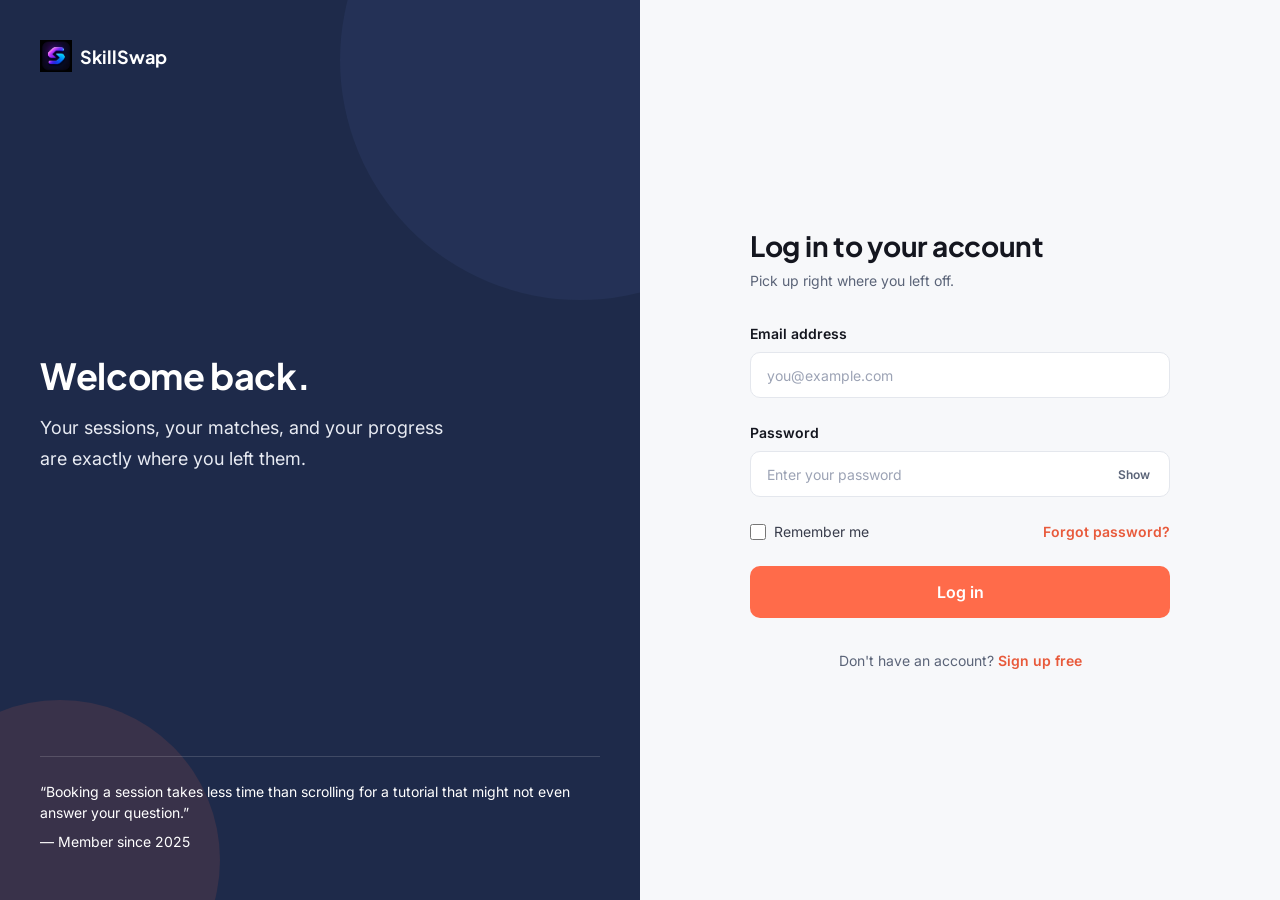
<file: upcoming-sessions.html>
<!DOCTYPE html>
<html lang="en">
<head>
  <meta charset="UTF-8">
  <meta name="viewport" content="width=device-width, initial-scale=1.0">
  <title>My Sessions — SkillSwap</title>
  <meta name="description" content="View and manage your upcoming mentoring sessions. Track, accept, or cancel your scheduled skill-swap bookings.">

  <link rel="icon" type="image/png" href="assets/images/logo.png">
  <link rel="preconnect" href="https://fonts.googleapis.com">
  <link href="https://fonts.googleapis.com/css2?family=Plus+Jakarta+Sans:wght@500;600;700;800&family=Inter:wght@400;500;600;700&family=JetBrains+Mono:wght@500;600&display=swap" rel="stylesheet">

  <link rel="stylesheet" href="assets/css/base.css">
  <link rel="stylesheet" href="assets/css/navbar.css">
  <link rel="stylesheet" href="assets/css/footer.css">
  <link rel="stylesheet" href="assets/css/sessions.css">
  <link rel="stylesheet" href="assets/css/responsive.css">
</head>
<body class="sess-body">

  <!-- Background atmosphere -->
  <div class="sess-orb sess-orb-1" aria-hidden="true"></div>
  <div class="sess-orb sess-orb-2" aria-hidden="true"></div>
  <div class="sess-orb sess-orb-3" aria-hidden="true"></div>
  <div class="sess-grid-overlay" aria-hidden="true"></div>

  <!-- ============================================================
       NAVBAR
       ============================================================ -->
  <header class="navbar navbar-dash" id="navbar">
    <div class="container navbar-inner">
      <a href="index.html" class="navbar-logo">
        <img src="assets/images/logo.png" alt="SkillSwap logo" class="navbar-logo-img">
        <span>SkillSwap</span>
      </a>

      <nav class="navbar-links" id="navbar-links">
        <a href="browse-skills.html" class="navbar-link">Browse Skills</a>
        <a href="dashboard.html" class="navbar-link">Dashboard</a>
        <a href="upcoming-sessions.html" class="navbar-link navbar-link-active">Sessions</a>
        <a href="availability.html" class="navbar-link">Availability</a>
        <a href="my-skills.html" class="navbar-link">My Skills</a>
      </nav>

      <div class="navbar-actions" id="navbar-actions-guest">
        <a href="login.html" class="btn btn-ghost btn-sm">Log in</a>
        <a href="register.html" class="btn btn-primary btn-sm">Get started</a>
      </div>

      <div class="navbar-actions hidden" id="navbar-actions-auth">
        <a href="dashboard.html" class="btn btn-outline btn-sm">Dashboard</a>
        <button type="button" class="navbar-avatar-btn" id="navbar-avatar-btn">
          <img src="assets/images/default-avatar.png" alt="My profile" class="avatar avatar-sm" id="navbar-avatar-img">
        </button>
      </div>

      <button type="button" class="navbar-burger" id="navbar-burger" aria-label="Toggle menu" aria-expanded="false">
        <span></span><span></span><span></span>
      </button>
    </div>

    <div class="navbar-mobile-menu" id="navbar-mobile-menu">
      <a href="browse-skills.html" class="navbar-link">Browse Skills</a>
      <a href="dashboard.html" class="navbar-link">Dashboard</a>
      <a href="upcoming-sessions.html" class="navbar-link">Sessions</a>
      <a href="availability.html" class="navbar-link">Availability</a>
      <a href="my-skills.html" class="navbar-link">My Skills</a>
      <div class="navbar-mobile-divider"></div>
      <a href="login.html" class="btn btn-outline btn-block hidden" id="navbar-mobile-login">Log in</a>
      <a href="register.html" class="btn btn-primary btn-block hidden" id="navbar-mobile-register">Get started</a>
    </div>
  </header>

  <main class="sessions-main">
    <div class="container sess-container">

      <!-- ============================================================
           HERO SECTION
           ============================================================ -->
      <section class="sess-hero">
        <div class="sess-hero-left">
          <div class="sess-badge">
            <span class="sess-badge-dot"></span>
            Session Manager
          </div>
          <h1 class="sess-headline">Your <span class="sess-headline-gradient">Sessions</span></h1>
          <p class="sess-subtitle">Track, manage and join your upcoming mentoring sessions in one place.</p>
        </div>

        <!-- Stats row -->
        <div class="sess-hero-stats">
          <div class="sess-stat-card">
            <div class="sess-stat-icon sess-stat-icon--purple">
              <svg width="18" height="18" viewBox="0 0 24 24" fill="none"><path d="M8 2v4M16 2v4M3 10h18M5 4h14a2 2 0 0 1 2 2v14a2 2 0 0 1-2 2H5a2 2 0 0 1-2-2V6a2 2 0 0 1 2-2z" stroke="currentColor" stroke-width="2" stroke-linecap="round"/></svg>
            </div>
            <div class="sess-stat-body">
              <div class="sess-stat-value" id="stat-upcoming">—</div>
              <div class="sess-stat-label">Upcoming</div>
            </div>
          </div>
          <div class="sess-stat-card">
            <div class="sess-stat-icon sess-stat-icon--amber">
              <svg width="18" height="18" viewBox="0 0 24 24" fill="none"><circle cx="12" cy="12" r="10" stroke="currentColor" stroke-width="2"/><path d="M12 6v6l4 2" stroke="currentColor" stroke-width="2" stroke-linecap="round"/></svg>
            </div>
            <div class="sess-stat-body">
              <div class="sess-stat-value" id="stat-pending">—</div>
              <div class="sess-stat-label">Awaiting Action</div>
            </div>
          </div>
          <div class="sess-stat-card">
            <div class="sess-stat-icon sess-stat-icon--green">
              <svg width="18" height="18" viewBox="0 0 24 24" fill="none"><path d="M22 11.08V12a10 10 0 1 1-5.93-9.14" stroke="currentColor" stroke-width="2" stroke-linecap="round"/><path d="M22 4 12 14.01l-3-3" stroke="currentColor" stroke-width="2" stroke-linecap="round" stroke-linejoin="round"/></svg>
            </div>
            <div class="sess-stat-body">
              <div class="sess-stat-value" id="stat-accepted">—</div>
              <div class="sess-stat-label">Confirmed</div>
            </div>
          </div>
        </div>
      </section>

      <!-- ============================================================
           TABS — Upcoming / History  (classes preserved for sessions.css)
           ============================================================ -->
      <div class="sess-tabs-wrap">
        <nav class="sessions-tabs sess-tabs" role="tablist">
          <a href="upcoming-sessions.html" class="sessions-tab-link sess-tab is-active" role="tab" aria-selected="true">
            <svg width="14" height="14" viewBox="0 0 24 24" fill="none"><path d="M8 2v4M16 2v4M3 10h18M5 4h14a2 2 0 0 1 2 2v14a2 2 0 0 1-2 2H5a2 2 0 0 1-2-2V6a2 2 0 0 1 2-2z" stroke="currentColor" stroke-width="2" stroke-linecap="round"/></svg>
            Upcoming
          </a>
          <a href="session-history.html" class="sessions-tab-link sess-tab" role="tab" aria-selected="false">
            <svg width="14" height="14" viewBox="0 0 24 24" fill="none"><path d="M2 12C2 6.48 6.48 2 12 2s10 4.48 10 10-4.48 10-10 10S2 17.52 2 12z" stroke="currentColor" stroke-width="2"/><path d="M12 6v6l4 2" stroke="currentColor" stroke-width="2" stroke-linecap="round"/></svg>
            History
          </a>
        </nav>

        <a href="browse-skills.html" class="sess-find-btn">
          <svg width="14" height="14" viewBox="0 0 24 24" fill="none"><circle cx="11" cy="11" r="8" stroke="currentColor" stroke-width="2"/><path d="m21 21-4.35-4.35" stroke="currentColor" stroke-width="2" stroke-linecap="round"/></svg>
          Find Mentors
        </a>
      </div>

      <!-- ============================================================
           MAIN CONTENT GRID
           ============================================================ -->
      <div class="sess-content-grid">

        <!-- LEFT: Session timeline list (populated by upcoming-sessions.js) -->
        <div class="sess-col-main">

          <!-- List container — ID preserved for upcoming-sessions.js -->
          <div class="sess-glass-card sess-list-card">
            <div class="sess-card-header">
              <div class="sess-card-title-group">
                <div class="sess-card-icon sess-card-icon--purple">
                  <svg width="16" height="16" viewBox="0 0 24 24" fill="none"><path d="M9 11l3 3L22 4" stroke="currentColor" stroke-width="2" stroke-linecap="round" stroke-linejoin="round"/><path d="M21 12v7a2 2 0 0 1-2 2H5a2 2 0 0 1-2-2V5a2 2 0 0 1 2-2h11" stroke="currentColor" stroke-width="2" stroke-linecap="round"/></svg>
                </div>
                <div>
                  <div class="sess-card-title">Upcoming Sessions</div>
                  <div class="sess-card-subtitle">Pending &amp; accepted sessions as learner or mentor</div>
                </div>
              </div>
            </div>

            <!-- The sessions-list ID is used by upcoming-sessions.js DO NOT CHANGE -->
            <div class="sessions-list sess-list-inner" id="upcoming-sessions-list">
              <!-- Skeleton loaders while JS loads data -->
              <div class="sess-skeleton" aria-hidden="true"></div>
              <div class="sess-skeleton" aria-hidden="true"></div>
              <div class="sess-skeleton" aria-hidden="true"></div>
            </div>

            <!-- Empty state — ID preserved for upcoming-sessions.js -->
            <div class="empty-state sess-empty-state hidden" id="upcoming-empty-state">
              <div class="sess-empty-illustration">
                <svg width="72" height="72" viewBox="0 0 80 80" fill="none">
                  <circle cx="40" cy="40" r="38" fill="rgba(124,58,237,0.07)" stroke="rgba(124,58,237,0.18)" stroke-width="1.5"/>
                  <rect x="20" y="18" width="40" height="44" rx="6" fill="rgba(124,58,237,0.1)" stroke="rgba(124,58,237,0.28)" stroke-width="1.5"/>
                  <path d="M29 30h22M29 39h22M29 48h14" stroke="rgba(167,139,250,0.45)" stroke-width="2" stroke-linecap="round"/>
                  <circle cx="28" cy="18" r="4" fill="rgba(124,58,237,0.25)" stroke="rgba(124,58,237,0.5)" stroke-width="1.5"/>
                  <circle cx="52" cy="18" r="4" fill="rgba(124,58,237,0.25)" stroke="rgba(124,58,237,0.5)" stroke-width="1.5"/>
                  <circle cx="55" cy="56" r="12" fill="rgba(16,185,129,0.12)" stroke="rgba(16,185,129,0.3)" stroke-width="1.5"/>
                  <path d="M50 56l3 3 6-6" stroke="rgba(110,231,183,0.9)" stroke-width="1.5" stroke-linecap="round" stroke-linejoin="round"/>
                </svg>
              </div>
              <h3 class="sess-empty-title">No Upcoming Sessions</h3>
              <p class="sess-empty-body">Book a session with a mentor, or wait for a learner to request one of your slots.</p>
              <a href="browse-skills.html" class="sess-empty-cta">
                <svg width="14" height="14" viewBox="0 0 24 24" fill="none"><circle cx="11" cy="11" r="8" stroke="currentColor" stroke-width="2"/><path d="m21 21-4.35-4.35" stroke="currentColor" stroke-width="2" stroke-linecap="round"/></svg>
                Browse Mentors
              </a>
            </div>
          </div>

        </div><!-- /.sess-col-main -->

        <!-- RIGHT: Sidebar (Next Session + Quick calendar) -->
        <div class="sess-col-side">

          <!-- Next Session Spotlight -->
          <div class="sess-glass-card sess-next-card" id="sess-next-card">
            <div class="sess-next-header">
              <div class="sess-next-badge">
                <span class="sess-next-badge-dot"></span>
                Next Session
              </div>
            </div>
            <div class="sess-next-body" id="sess-next-body">
              <!-- populated by sessions-ui.js if a next session exists -->
              <div class="sess-next-loading">
                <div class="sess-skeleton sess-skeleton--sm" aria-hidden="true"></div>
                <div class="sess-skeleton sess-skeleton--sm" style="width:70%" aria-hidden="true"></div>
              </div>
            </div>
            <!-- Countdown -->
            <div class="sess-countdown" id="sess-countdown" style="display:none">
              <div class="sess-countdown-label">Starts in</div>
              <div class="sess-countdown-timer">
                <div class="sess-countdown-unit">
                  <span class="sess-countdown-val" id="cd-days">00</span>
                  <span class="sess-countdown-unit-label">Days</span>
                </div>
                <span class="sess-countdown-sep">:</span>
                <div class="sess-countdown-unit">
                  <span class="sess-countdown-val" id="cd-hours">00</span>
                  <span class="sess-countdown-unit-label">Hrs</span>
                </div>
                <span class="sess-countdown-sep">:</span>
                <div class="sess-countdown-unit">
                  <span class="sess-countdown-val" id="cd-mins">00</span>
                  <span class="sess-countdown-unit-label">Min</span>
                </div>
              </div>
            </div>
          </div>

          <!-- Mini calendar widget -->
          <div class="sess-glass-card sess-calendar-card">
            <div class="sess-card-header" style="margin-bottom:1rem">
              <div class="sess-card-title-group">
                <div class="sess-card-icon sess-card-icon--blue">
                  <svg width="15" height="15" viewBox="0 0 24 24" fill="none"><rect x="3" y="4" width="18" height="18" rx="2" stroke="currentColor" stroke-width="2"/><path d="M16 2v4M8 2v4M3 10h18" stroke="currentColor" stroke-width="2" stroke-linecap="round"/></svg>
                </div>
                <div class="sess-card-title" style="font-size:0.875rem" id="cal-month-label">July 2026</div>
              </div>
              <div class="sess-cal-nav">
                <button class="sess-cal-btn" id="cal-prev" aria-label="Previous month">
                  <svg width="12" height="12" viewBox="0 0 24 24" fill="none"><path d="M15 18l-6-6 6-6" stroke="currentColor" stroke-width="2" stroke-linecap="round"/></svg>
                </button>
                <button class="sess-cal-btn" id="cal-next" aria-label="Next month">
                  <svg width="12" height="12" viewBox="0 0 24 24" fill="none"><path d="M9 18l6-6-6-6" stroke="currentColor" stroke-width="2" stroke-linecap="round"/></svg>
                </button>
              </div>
            </div>

            <!-- Calendar grid rendered by JS -->
            <div class="sess-cal-grid" id="sess-cal-grid">
              <!-- Day headers -->
              <div class="sess-cal-day-head">S</div>
              <div class="sess-cal-day-head">M</div>
              <div class="sess-cal-day-head">T</div>
              <div class="sess-cal-day-head">W</div>
              <div class="sess-cal-day-head">T</div>
              <div class="sess-cal-day-head">F</div>
              <div class="sess-cal-day-head">S</div>
              <!-- Dates injected by JS -->
            </div>

            <div class="sess-cal-legend">
              <span class="sess-cal-legend-dot sess-cal-dot--pending"></span><span>Pending</span>
              <span class="sess-cal-legend-dot sess-cal-dot--accepted"></span><span>Accepted</span>
            </div>
          </div>

          <!-- Quick links card -->
          <div class="sess-glass-card sess-quicklinks-card">
            <div class="sess-card-title" style="font-size:0.875rem;margin-bottom:0.875rem">Quick Actions</div>
            <div class="sess-quicklinks">
              <a href="availability.html" class="sess-quicklink">
                <div class="sess-quicklink-icon sess-quicklink-icon--purple">
                  <svg width="16" height="16" viewBox="0 0 24 24" fill="none"><rect x="3" y="4" width="18" height="18" rx="2" stroke="currentColor" stroke-width="2"/><path d="M16 2v4M8 2v4M3 10h18M8 14h.01M12 14h.01M16 14h.01M8 18h.01M12 18h.01" stroke="currentColor" stroke-width="2" stroke-linecap="round"/></svg>
                </div>
                <div class="sess-quicklink-text">
                  <span class="sess-quicklink-title">Manage Availability</span>
                  <span class="sess-quicklink-sub">Set your open slots</span>
                </div>
                <svg class="sess-quicklink-arrow" width="14" height="14" viewBox="0 0 24 24" fill="none"><path d="M9 18l6-6-6-6" stroke="currentColor" stroke-width="2" stroke-linecap="round"/></svg>
              </a>
              <a href="browse-skills.html" class="sess-quicklink">
                <div class="sess-quicklink-icon sess-quicklink-icon--green">
                  <svg width="16" height="16" viewBox="0 0 24 24" fill="none"><circle cx="11" cy="11" r="8" stroke="currentColor" stroke-width="2"/><path d="m21 21-4.35-4.35" stroke="currentColor" stroke-width="2" stroke-linecap="round"/></svg>
                </div>
                <div class="sess-quicklink-text">
                  <span class="sess-quicklink-title">Browse Mentors</span>
                  <span class="sess-quicklink-sub">Find new skills</span>
                </div>
                <svg class="sess-quicklink-arrow" width="14" height="14" viewBox="0 0 24 24" fill="none"><path d="M9 18l6-6-6-6" stroke="currentColor" stroke-width="2" stroke-linecap="round"/></svg>
              </a>
              <a href="session-history.html" class="sess-quicklink">
                <div class="sess-quicklink-icon sess-quicklink-icon--amber">
                  <svg width="16" height="16" viewBox="0 0 24 24" fill="none"><path d="M2 12C2 6.48 6.48 2 12 2s10 4.48 10 10-4.48 10-10 10S2 17.52 2 12z" stroke="currentColor" stroke-width="2"/><path d="M12 6v6l4 2" stroke="currentColor" stroke-width="2" stroke-linecap="round"/></svg>
                </div>
                <div class="sess-quicklink-text">
                  <span class="sess-quicklink-title">Session History</span>
                  <span class="sess-quicklink-sub">Past &amp; completed</span>
                </div>
                <svg class="sess-quicklink-arrow" width="14" height="14" viewBox="0 0 24 24" fill="none"><path d="M9 18l6-6-6-6" stroke="currentColor" stroke-width="2" stroke-linecap="round"/></svg>
              </a>
            </div>
          </div>

        </div><!-- /.sess-col-side -->

      </div><!-- /.sess-content-grid -->

    </div><!-- /.sess-container -->
  </main>

  <!-- ============================================================
       FOOTER
       ============================================================ -->
  <footer class="footer">
    <div class="container footer-inner">
      <div class="footer-brand">
        <a href="index.html" class="navbar-logo">
          <img src="assets/images/logo.png" alt="SkillSwap logo" class="navbar-logo-img">
          <span>SkillSwap</span>
        </a>
        <p class="text-sm text-muted">Learn, teach &amp; grow together.</p>
      </div>
      <div class="footer-col">
        <h4>Platform</h4>
        <a href="browse-skills.html">Browse Skills</a>
        <a href="index.html#how-it-works">How it Works</a>
      </div>
      <div class="footer-col">
        <h4>Account</h4>
        <a href="dashboard.html">Dashboard</a>
        <a href="my-skills.html">My Skills</a>
      </div>
      <div class="footer-col">
        <h4>Company</h4>
        <a href="#">About</a>
        <a href="#">Contact</a>
      </div>
    </div>
    <div class="container footer-bottom">
      <p class="text-sm text-muted">&copy; 2026 SkillSwap. All rights reserved.</p>
    </div>
  </footer>

  <div class="toast-container" id="toast-container"></div>

  <script src="assets/js/config.js"></script>
  <script src="assets/js/utils.js"></script>
  <script src="assets/js/auth-guard.js"></script>
  <script src="assets/js/navbar.js"></script>
  <script src="assets/js/upcoming-sessions.js"></script>
  <script src="assets/js/sessions-ui.js"></script>
</body>
</html>
</file>
<file: assets/css/base.css>
/* ==========================================================================
   Skill Swap - Base Stylesheet
   Design tokens, reset, typography scale, and core reusable components.
   Loaded on every page. Page-specific CSS files extend these tokens.
   ========================================================================== */

/* --------------------------------------------------------------------
   1. Design Tokens
   -------------------------------------------------------------------- */
:root {
  /* Color: Brand */
  --color-primary-900: #14182B;
  --color-primary-700: #1E2A4A;
  --color-primary-500: #2D3D66;
  --color-primary-100: #E8EBF3;

  /* Color: Accent (single energetic accent — used sparingly, for action) */
  --color-accent-600: #E85A3B;
  --color-accent-500: #FF6B4A;
  --color-accent-100: #FFE4DB;

  /* Color: Status */
  --color-success-600: #178A5F;
  --color-success-100: #DCF3EA;
  --color-warning-600: #B8860B;
  --color-warning-100: #FBF0DB;
  --color-danger-600: #D14343;
  --color-danger-100: #FBE2E2;

  /* Color: Neutrals */
  --color-ink-900: #14161F;
  --color-ink-700: #383C4B;
  --color-ink-500: #5B6478;
  --color-ink-300: #9CA3B5;
  --color-ink-100: #DDE1EA;
  --color-surface: #FFFFFF;
  --color-surface-sunken: #F7F8FA;
  --color-border: #E4E7ED;

  /* Typography */
  --font-display: 'Plus Jakarta Sans', 'Inter', -apple-system, sans-serif;
  --font-body: 'Inter', -apple-system, BlinkMacSystemFont, 'Segoe UI', sans-serif;
  --font-mono: 'JetBrains Mono', 'SFMono-Regular', Consolas, monospace;

  --fs-xs: 0.75rem;
  --fs-sm: 0.875rem;
  --fs-base: 1rem;
  --fs-md: 1.125rem;
  --fs-lg: 1.375rem;
  --fs-xl: 1.75rem;
  --fs-2xl: 2.25rem;
  --fs-3xl: 3rem;
  --fs-4xl: 3.75rem;

  --lh-tight: 1.2;
  --lh-normal: 1.5;
  --lh-relaxed: 1.7;

  /* Spacing scale (8px base unit) */
  --space-1: 0.25rem;
  --space-2: 0.5rem;
  --space-3: 0.75rem;
  --space-4: 1rem;
  --space-5: 1.5rem;
  --space-6: 2rem;
  --space-7: 2.5rem;
  --space-8: 3rem;
  --space-9: 4rem;
  --space-10: 5rem;
  --space-12: 6rem;

  /* Radius */
  --radius-sm: 6px;
  --radius-md: 10px;
  --radius-lg: 16px;
  --radius-full: 999px;

  /* Shadow (soft, flat-card style — no glassmorphism/blur) */
  --shadow-xs: 0 1px 2px rgba(20, 22, 31, 0.05);
  --shadow-sm: 0 2px 6px rgba(20, 22, 31, 0.06);
  --shadow-md: 0 8px 20px rgba(20, 22, 31, 0.08);
  --shadow-lg: 0 16px 40px rgba(20, 22, 31, 0.12);

  /* Layout */
  --container-max: 1200px;
  --header-height: 72px;

  /* Motion */
  --transition-fast: 150ms ease;
  --transition-base: 220ms cubic-bezier(0.4, 0, 0.2, 1);
}

/* --------------------------------------------------------------------
   2. Reset
   -------------------------------------------------------------------- */
*,
*::before,
*::after {
  box-sizing: border-box;
  margin: 0;
  padding: 0;
}

html {
  -webkit-text-size-adjust: 100%;
  scroll-behavior: smooth;
}

@media (prefers-reduced-motion: reduce) {
  html {
    scroll-behavior: auto;
  }
  *,
  *::before,
  *::after {
    animation-duration: 0.01ms !important;
    animation-iteration-count: 1 !important;
    transition-duration: 0.01ms !important;
  }
}

body {
  font-family: var(--font-body);
  font-size: var(--fs-base);
  line-height: var(--lh-normal);
  color: var(--color-ink-900);
  background-color: var(--color-surface-sunken);
  min-height: 100vh;
}

img,
picture,
svg {
  display: block;
  max-width: 100%;
}

a {
  color: inherit;
  text-decoration: none;
}

button {
  font-family: inherit;
  cursor: pointer;
  border: none;
  background: none;
}

input,
textarea,
select {
  font-family: inherit;
  font-size: inherit;
  color: inherit;
}

ul,
ol {
  list-style: none;
}

table {
  border-collapse: collapse;
  width: 100%;
}

/* --------------------------------------------------------------------
   3. Typography
   -------------------------------------------------------------------- */
h1, h2, h3, h4, h5, h6 {
  font-family: var(--font-display);
  font-weight: 700;
  line-height: var(--lh-tight);
  color: var(--color-ink-900);
  letter-spacing: -0.01em;
}

h1 { font-size: var(--fs-3xl); }
h2 { font-size: var(--fs-2xl); }
h3 { font-size: var(--fs-xl); }
h4 { font-size: var(--fs-md); }

p {
  color: var(--color-ink-700);
}

.text-eyebrow {
  font-family: var(--font-mono);
  font-size: var(--fs-xs);
  font-weight: 600;
  text-transform: uppercase;
  letter-spacing: 0.08em;
  color: var(--color-accent-600);
}

.text-muted {
  color: var(--color-ink-500);
}

.text-sm {
  font-size: var(--fs-sm);
}

.text-center {
  text-align: center;
}

/* --------------------------------------------------------------------
   4. Layout helpers
   -------------------------------------------------------------------- */
.container {
  width: 100%;
  max-width: var(--container-max);
  margin-inline: auto;
  padding-inline: var(--space-5);
}

.section {
  padding-block: var(--space-9);
}

.flex {
  display: flex;
}

.flex-col {
  flex-direction: column;
}

.items-center {
  align-items: center;
}

.justify-between {
  justify-content: space-between;
}

.gap-2 { gap: var(--space-2); }
.gap-3 { gap: var(--space-3); }
.gap-4 { gap: var(--space-4); }
.gap-5 { gap: var(--space-5); }

.grid {
  display: grid;
  gap: var(--space-5);
}

.hidden {
  display: none !important;
}

/* --------------------------------------------------------------------
   5. Buttons
   -------------------------------------------------------------------- */
.btn {
  display: inline-flex;
  align-items: center;
  justify-content: center;
  gap: var(--space-2);
  height: 44px;
  padding-inline: var(--space-5);
  font-size: var(--fs-sm);
  font-weight: 600;
  border-radius: var(--radius-md);
  white-space: nowrap;
  transition: background-color var(--transition-fast), border-color var(--transition-fast),
    color var(--transition-fast), transform var(--transition-fast);
}

.btn:active {
  transform: translateY(1px);
}

.btn-primary {
  background-color: var(--color-accent-500);
  color: var(--color-surface);
}

.btn-primary:hover {
  background-color: var(--color-accent-600);
}

.btn-secondary {
  background-color: var(--color-primary-700);
  color: var(--color-surface);
}

.btn-secondary:hover {
  background-color: var(--color-primary-900);
}

.btn-outline {
  background-color: transparent;
  color: var(--color-ink-900);
  border: 1.5px solid var(--color-border);
}

.btn-outline:hover {
  border-color: var(--color-ink-300);
  background-color: var(--color-surface);
}

.btn-ghost {
  background-color: transparent;
  color: var(--color-ink-700);
}

.btn-ghost:hover {
  background-color: var(--color-primary-100);
}

.btn-danger {
  background-color: var(--color-danger-600);
  color: var(--color-surface);
}

.btn-danger:hover {
  background-color: #B83333;
}

.btn-sm {
  height: 36px;
  padding-inline: var(--space-4);
  font-size: var(--fs-xs);
}

.btn-lg {
  height: 52px;
  padding-inline: var(--space-6);
  font-size: var(--fs-base);
}

.btn-block {
  width: 100%;
}

.btn:disabled {
  opacity: 0.55;
  cursor: not-allowed;
}

/* --------------------------------------------------------------------
   6. Cards (flat, bordered, soft hover lift — no glassmorphism)
   -------------------------------------------------------------------- */
.card {
  background-color: var(--color-surface);
  border: 1px solid var(--color-border);
  border-radius: var(--radius-lg);
  padding: var(--space-5);
  transition: box-shadow var(--transition-base), border-color var(--transition-base);
}

.card-hover:hover {
  box-shadow: var(--shadow-md);
  border-color: var(--color-ink-100);
}

.card-flat {
  box-shadow: none;
}

/* --------------------------------------------------------------------
   7. Forms
   -------------------------------------------------------------------- */
.form-group {
  display: flex;
  flex-direction: column;
  gap: var(--space-2);
  margin-bottom: var(--space-5);
}

.form-label {
  font-size: var(--fs-sm);
  font-weight: 600;
  color: var(--color-ink-900);
}

.form-input,
.form-textarea,
.form-select {
  width: 100%;
  height: 46px;
  padding-inline: var(--space-4);
  background-color: var(--color-surface);
  border: 1.5px solid var(--color-border);
  border-radius: var(--radius-md);
  font-size: var(--fs-sm);
  color: var(--color-ink-900);
  transition: border-color var(--transition-fast), box-shadow var(--transition-fast);
}

.form-textarea {
  height: auto;
  min-height: 120px;
  padding-block: var(--space-3);
  resize: vertical;
}

.form-input:focus,
.form-textarea:focus,
.form-select:focus {
  outline: none;
  border-color: var(--color-accent-500);
  box-shadow: 0 0 0 3px var(--color-accent-100);
}

.form-input::placeholder,
.form-textarea::placeholder {
  color: var(--color-ink-300);
}

.form-hint {
  font-size: var(--fs-xs);
  color: var(--color-ink-500);
}

.form-error {
  font-size: var(--fs-xs);
  color: var(--color-danger-600);
  display: none;
}

.form-group.has-error .form-input,
.form-group.has-error .form-textarea,
.form-group.has-error .form-select {
  border-color: var(--color-danger-600);
}

.form-group.has-error .form-error {
  display: block;
}

/* --------------------------------------------------------------------
   8. Badges / Tags / Pills
   -------------------------------------------------------------------- */
.badge {
  display: inline-flex;
  align-items: center;
  gap: var(--space-1);
  padding: var(--space-1) var(--space-3);
  border-radius: var(--radius-full);
  font-size: var(--fs-xs);
  font-weight: 600;
  white-space: nowrap;
}

.badge-skill {
  background-color: var(--color-primary-100);
  color: var(--color-primary-700);
}

.badge-success {
  background-color: var(--color-success-100);
  color: var(--color-success-600);
}

.badge-warning {
  background-color: var(--color-warning-100);
  color: var(--color-warning-600);
}

.badge-danger {
  background-color: var(--color-danger-100);
  color: var(--color-danger-600);
}

.badge-neutral {
  background-color: var(--color-ink-100);
  color: var(--color-ink-700);
}

/* --------------------------------------------------------------------
   9. Avatar
   -------------------------------------------------------------------- */
.avatar {
  border-radius: 50%;
  object-fit: cover;
  background-color: var(--color-primary-100);
  flex-shrink: 0;
}

.avatar-sm { width: 32px; height: 32px; }
.avatar-md { width: 48px; height: 48px; }
.avatar-lg { width: 72px; height: 72px; }
.avatar-xl { width: 112px; height: 112px; }

/* --------------------------------------------------------------------
   10. Star Rating
   -------------------------------------------------------------------- */
.star-rating {
  display: inline-flex;
  align-items: center;
  gap: 2px;
  color: var(--color-warning-600);
}

.star-rating .star-empty {
  color: var(--color-ink-100);
}

/* --------------------------------------------------------------------
   11. Toast / Alert (used by utils.js)
   -------------------------------------------------------------------- */
.toast-container {
  position: fixed;
  top: var(--space-5);
  right: var(--space-5);
  z-index: 1000;
  display: flex;
  flex-direction: column;
  gap: var(--space-3);
}

.toast {
  min-width: 280px;
  max-width: 360px;
  padding: var(--space-4) var(--space-5);
  border-radius: var(--radius-md);
  background-color: var(--color-ink-900);
  color: var(--color-surface);
  box-shadow: var(--shadow-lg);
  font-size: var(--fs-sm);
  animation: toast-in var(--transition-base);
}

.toast-success { background-color: var(--color-success-600); }
.toast-error { background-color: var(--color-danger-600); }
.toast-warning { background-color: var(--color-warning-600); color: var(--color-ink-900); }

@keyframes toast-in {
  from { opacity: 0; transform: translateY(-8px); }
  to { opacity: 1; transform: translateY(0); }
}

/* --------------------------------------------------------------------
   12. Empty state
   -------------------------------------------------------------------- */
.empty-state {
  text-align: center;
  padding: var(--space-9) var(--space-5);
  color: var(--color-ink-500);
}

.empty-state h3 {
  color: var(--color-ink-700);
  margin-bottom: var(--space-2);
}

/* --------------------------------------------------------------------
   13. Skeleton loading state
   -------------------------------------------------------------------- */
.skeleton {
  background: linear-gradient(90deg, var(--color-ink-100) 25%, var(--color-border) 37%, var(--color-ink-100) 63%);
  background-size: 400% 100%;
  animation: skeleton-loading 1.4s ease infinite;
  border-radius: var(--radius-md);
}

@keyframes skeleton-loading {
  0% { background-position: 100% 50%; }
  100% { background-position: 0% 50%; }
}

/* --------------------------------------------------------------------
   14. Focus visibility (accessibility)
   -------------------------------------------------------------------- */
a:focus-visible,
button:focus-visible,
input:focus-visible,
textarea:focus-visible,
select:focus-visible {
  outline: 2px solid var(--color-accent-500);
  outline-offset: 2px;
}

/* --------------------------------------------------------------------
   15. Scrollbar (subtle, modern)
   -------------------------------------------------------------------- */
::-webkit-scrollbar {
  width: 10px;
  height: 10px;
}

::-webkit-scrollbar-track {
  background: transparent;
}

::-webkit-scrollbar-thumb {
  background-color: var(--color-ink-100);
  border-radius: var(--radius-full);
}

::-webkit-scrollbar-thumb:hover {
  background-color: var(--color-ink-300);
}
</file>
<file: assets/css/navbar.css>
/* ==========================================================================
   Skill Swap - Navbar Component
   Shared across every page. Sticky header, logo, links, auth state,
   mobile burger menu.
   Built on design tokens from base.css.
   ========================================================================== */

/* JS moved to assets/js/navbar.js */
  

.navbar {
  position: sticky;
  top: 0;
  z-index: 500;
  background-color: var(--color-surface);
  border-bottom: 1px solid var(--color-border);
}

.navbar-inner {
  display: flex;
  align-items: center;
  gap: var(--space-5);
  height: var(--header-height);
}

.navbar-logo {
  display: inline-flex;
  align-items: center;
  gap: 0.625rem;
  font-family: var(--font-display);
  font-weight: 800;
  font-size: var(--fs-lg);       /* up from --fs-md */
  letter-spacing: -0.02em;
  color: var(--color-ink-900);
  flex-shrink: 0;
  transition: opacity var(--transition-fast);
}

.navbar-logo:hover {
  opacity: 0.82;
}

.navbar-logo-img {
  width: 50px;   /* increased icon size */
  height: 50px;
}

.navbar-links {
  display: none;
  align-items: center;
  gap: var(--space-5);
  flex: 1;
}

.navbar-link {
  position: relative;
  font-size: var(--fs-sm);
  font-weight: 600;
  color: var(--color-ink-700);
  white-space: nowrap;
  overflow: hidden;
  text-overflow: ellipsis;
  transition: color var(--transition-base), text-shadow 0.25s ease, transform 0.2s ease;
  padding-bottom: 2px;
}

/* Sliding underline animation */
.navbar-link::after {
  content: '';
  position: absolute;
  bottom: -1px;
  left: 0;
  width: 100%;
  height: 2.5px;
  background: linear-gradient(90deg, #7c3aed, #818cf8, #4f46e5);
  border-radius: 2px;
  transform: scaleX(0);
  transform-origin: left;
  transition: transform 220ms cubic-bezier(0.4, 0, 0.2, 1);
  box-shadow: 0 0 8px rgba(124, 58, 237, 0.6);
}

.navbar-link:hover {
  color: var(--color-ink-900);
  text-shadow: 0 0 16px rgba(124, 58, 237, 0.35);
  transform: translateY(-1px);
}

.navbar-link:hover::after {
  transform: scaleX(1);
}

.navbar-actions {
  display: none;
  align-items: center;
  gap: var(--space-3);
  margin-left: auto;
}

.navbar-avatar-btn {
  border-radius: 50%;
  transition: box-shadow var(--transition-fast), transform 0.2s ease;
}

.navbar-avatar-btn:hover {
  box-shadow: 0 0 0 3px rgba(124, 58, 237, 0.45), 0 0 16px rgba(124, 58, 237, 0.3);
  transform: scale(1.08);
}

/* --------------------------------------------------------------------
   Mobile burger button
   -------------------------------------------------------------------- */
.navbar-burger {
  display: flex;
  flex-direction: column;
  justify-content: center;
  gap: 5px;
  width: 36px;
  height: 36px;
  margin-left: auto;
}

.navbar-burger span {
  display: block;
  width: 22px;
  height: 2px;
  background-color: var(--color-ink-900);
  border-radius: 2px;
  transition: transform var(--transition-fast), opacity var(--transition-fast);
}

.navbar-burger.is-active span:nth-child(1) {
  transform: translateY(7px) rotate(45deg);
}

.navbar-burger.is-active span:nth-child(2) {
  opacity: 0;
}

.navbar-burger.is-active span:nth-child(3) {
  transform: translateY(-7px) rotate(-45deg);
}

/* --------------------------------------------------------------------
   Mobile dropdown menu
   -------------------------------------------------------------------- */
.navbar-mobile-menu {
  display: none;
  flex-direction: column;
  gap: var(--space-1);
  padding: var(--space-4) var(--space-5) var(--space-5);
  border-top: 1px solid var(--color-border);
  background-color: var(--color-surface);
}

.navbar-mobile-menu.is-open {
  display: flex;
}

.navbar-mobile-menu .navbar-link {
  padding-block: var(--space-3);
}

.navbar-mobile-divider {
  height: 1px;
  background-color: var(--color-border);
  margin-block: var(--space-2);
}

.navbar-mobile-menu .btn {
  margin-top: var(--space-2);
}

/* --------------------------------------------------------------------
   Desktop layout
   -------------------------------------------------------------------- */
@media (min-width: 960px) {
  .navbar-links {
    display: flex;
  }

  .navbar-actions {
    display: flex;
  }

  .navbar-burger {
    display: none;
  }

  .navbar-mobile-menu {
    display: none !important;
  }
}

/* Mobile & tablet: allow wrapping to avoid overflow */
@media (max-width: 959px) {
  .navbar-links {
    flex-wrap: wrap;
    justify-content: center;
  }
}

/* Prevent horizontal overflow on very long link text */
.navbar-inner {
  overflow-x: auto;
}

/* --------------------------------------------------------------------
   Logout button — injected dynamically into #navbar-actions-auth
   -------------------------------------------------------------------- */
.navbar-logout-btn {
  display: inline-flex;
  align-items: center;
  gap: 0.375rem;
  height: 36px;
  padding-inline: 0.875rem;
  font-size: var(--fs-xs);
  font-weight: 600;
  font-family: inherit;
  border-radius: var(--radius-md);
  background: transparent;
  color: var(--color-ink-500);
  border: 1.5px solid var(--color-border);
  cursor: pointer;
  white-space: nowrap;
  transition: background-color var(--transition-fast),
              border-color var(--transition-fast),
              color var(--transition-fast);
}

.navbar-logout-btn:hover {
  background-color: var(--color-danger-100);
  border-color: var(--color-danger-600);
  color: var(--color-danger-600);
}

.navbar-logout-btn:disabled {
  opacity: 0.55;
  cursor: not-allowed;
}

/* Dark navbar variant (dashboard / profile / internal pages) */
.navbar-dash,
.navbar-browse {
  position: sticky;
  top: 0;
  z-index: 900;
  background: rgba(10, 10, 20, 0.75);
  backdrop-filter: blur(20px);
  -webkit-backdrop-filter: blur(20px);
  border-bottom: 1px solid rgba(255, 255, 255, 0.07);
}

.navbar-dash .navbar-logo,
.navbar-browse .navbar-logo {
  color: #ffffff;
}

/* Ensure link text is clearly readable by default (WCAG contrast compliant) */
.navbar-dash .navbar-link,
.navbar-browse .navbar-link,
.sess-body .navbar-link,
.avail-body .navbar-link,
.ms-body .navbar-link {
  color: rgba(255, 255, 255, 0.75) !important;
}

.navbar-dash .navbar-link:hover,
.navbar-dash .navbar-link-active,
.navbar-browse .navbar-link:hover,
.navbar-browse .navbar-link-active,
.sess-body .navbar-link:hover,
.sess-body .navbar-link-active,
.avail-body .navbar-link:hover,
.avail-body .navbar-link-active,
.ms-body .navbar-link:hover,
.ms-body .navbar-link-active {
  color: #ffffff !important;
}

.navbar-dash .navbar-link-active::after,
.navbar-browse .navbar-link-active::after,
.sess-body .navbar-link-active::after,
.avail-body .navbar-link-active::after,
.ms-body .navbar-link-active::after {
  width: 100% !important;
}

.navbar-dash .navbar-burger span,
.navbar-browse .navbar-burger span {
  background-color: rgba(255, 255, 255, 0.85);
}

/* Outlined buttons on dark navbars and dark page bodies (e.g. Dashboard link) */
.navbar-dash .btn-outline,
.navbar-browse .btn-outline,
.navbar-landing .btn-outline,
.sess-body .navbar .btn-outline,
.avail-body .navbar .btn-outline,
.ms-body .navbar .btn-outline {
  border-color: rgba(255, 255, 255, 0.25) !important;
  color: #ffffff !important;
  background-color: transparent !important;
}

.navbar-dash .btn-outline:hover,
.navbar-browse .btn-outline:hover,
.navbar-landing .btn-outline:hover,
.sess-body .navbar .btn-outline:hover,
.avail-body .navbar .btn-outline:hover,
.ms-body .navbar .btn-outline:hover {
  background-color: #ffffff !important;
  color: #0a0a0f !important;
  border-color: #ffffff !important;
}

/* Ghost buttons on dark navbars and dark page bodies (e.g. Login link) */
.navbar-dash .btn-ghost,
.navbar-browse .btn-ghost,
.navbar-landing .btn-ghost,
.sess-body .navbar .btn-ghost,
.avail-body .navbar .btn-ghost,
.ms-body .navbar .btn-ghost {
  color: rgba(255, 255, 255, 0.85) !important;
  background-color: transparent !important;
}

.navbar-dash .btn-ghost:hover,
.navbar-browse .btn-ghost:hover,
.navbar-landing .btn-ghost:hover,
.sess-body .navbar .btn-ghost:hover,
.avail-body .navbar .btn-ghost:hover,
.ms-body .navbar .btn-ghost:hover {
  background-color: rgba(255, 255, 255, 0.12) !important;
  color: #ffffff !important;
}

/* Dark mobile menu styling for pages with dark theme navbars / bodies */
.navbar-dash .navbar-mobile-menu,
.navbar-browse .navbar-mobile-menu,
.sess-body .navbar-mobile-menu,
.avail-body .navbar-mobile-menu,
.ms-body .navbar-mobile-menu {
  background: rgba(10, 10, 20, 0.96) !important;
  backdrop-filter: blur(20px);
  -webkit-backdrop-filter: blur(20px);
  border-top: 1px solid rgba(255, 255, 255, 0.08) !important;
}

.navbar-dash .navbar-mobile-menu .navbar-link,
.navbar-browse .navbar-mobile-menu .navbar-link,
.sess-body .navbar-mobile-menu .navbar-link,
.avail-body .navbar-mobile-menu .navbar-link,
.ms-body .navbar-mobile-menu .navbar-link {
  color: rgba(255, 255, 255, 0.72) !important;
}

.navbar-dash .navbar-mobile-menu .navbar-link:hover,
.navbar-dash .navbar-mobile-menu .navbar-link-active,
.navbar-browse .navbar-mobile-menu .navbar-link:hover,
.navbar-browse .navbar-mobile-menu .navbar-link-active,
.sess-body .navbar-mobile-menu .navbar-link:hover,
.sess-body .navbar-mobile-menu .navbar-link-active,
.avail-body .navbar-mobile-menu .navbar-link:hover,
.avail-body .navbar-mobile-menu .navbar-link-active,
.ms-body .navbar-mobile-menu .navbar-link:hover,
.ms-body .navbar-mobile-menu .navbar-link-active {
  color: #ffffff !important;
}

.navbar-dash .navbar-mobile-menu .navbar-mobile-divider,
.navbar-browse .navbar-mobile-menu .navbar-mobile-divider,
.sess-body .navbar-mobile-menu .navbar-mobile-divider,
.avail-body .navbar-mobile-menu .navbar-mobile-divider,
.ms-body .navbar-mobile-menu .navbar-mobile-divider {
  background-color: rgba(255, 255, 255, 0.08) !important;
}

.navbar-dash .navbar-mobile-menu .btn-outline,
.navbar-browse .navbar-mobile-menu .btn-outline,
.sess-body .navbar-mobile-menu .btn-outline,
.avail-body .navbar-mobile-menu .btn-outline,
.ms-body .navbar-mobile-menu .btn-outline {
  border-color: rgba(255, 255, 255, 0.2) !important;
  color: #ffffff !important;
}

.navbar-dash .navbar-logout-btn,
.navbar-browse .navbar-logout-btn {
  color: rgba(226, 232, 240, 0.5);
  border-color: rgba(255, 255, 255, 0.10);
  background: transparent;
}

.navbar-dash .navbar-logout-btn:hover,
.navbar-browse .navbar-logout-btn:hover {
  background: rgba(239, 68, 68, 0.12);
  border-color: rgba(239, 68, 68, 0.35);
  color: #fca5a5;
}
</file>
<file: assets/css/landing.css>
/* ==========================================================================
   SkillSwap — Landing Page v2
   Modern SaaS design: Stripe + Linear + Notion inspired.
   Glassmorphism · Smooth animations · Mobile-first responsive.
   ========================================================================== */

/* -------------------------------------------------------------------------
   Global overrides for landing page body
   ------------------------------------------------------------------------- */
.landing-body {
  background-color: #0a0a0f;
  color: #e2e8f0;
  overflow-x: hidden;
}

/* -------------------------------------------------------------------------
   NAVBAR — Transparent on hero, frosted glass on scroll
   ------------------------------------------------------------------------- */
.navbar-landing {
  position: fixed !important;
  top: 0;
  left: 0;
  right: 0;
  z-index: 900;
  background: transparent;
  border-bottom: 1px solid transparent;
  transition: background 0.4s ease, border-color 0.4s ease, backdrop-filter 0.4s ease;
}

/* Logo — white text on dark hero */
.navbar-landing .navbar-logo {
  color: #ffffff;
  transition: opacity var(--transition-fast), transform 0.25s ease;
}

.navbar-landing .navbar-logo:hover {
  opacity: 1;
  transform: scale(1.06);
  text-shadow: 0 0 32px rgba(167, 139, 250, 0.75);
}

/* Links on dark background */
.navbar-landing .navbar-link {
  color: rgba(255,255,255,0.75);
}

.navbar-landing .navbar-link:hover {
  color: #ffffff;
  text-shadow: 0 0 20px rgba(167, 139, 250, 0.5);
}

/* Override underline colour for dark hero */
.navbar-landing .navbar-link::after {
  background: linear-gradient(90deg, rgba(167,139,250,0.9), rgba(129,140,248,0.6));
}

.navbar-landing .navbar-burger span {
  background-color: #ffffff;
}

.navbar-landing .btn-ghost {
  color: rgba(255,255,255,0.85);
}

.navbar-landing .btn-ghost:hover {
  background-color: rgba(255,255,255,0.12);
  color: #fff;
  box-shadow: 0 0 0 1px rgba(255,255,255,0.2) inset;
}

/* Primary button on landing navbar */
.navbar-landing .btn-primary {
  background: linear-gradient(135deg, #7c3aed, #4f46e5);
  color: #fff;
  border: none;
  box-shadow: 0 0 20px rgba(124, 58, 237, 0.4);
}

.navbar-landing .btn-primary:hover {
  background: linear-gradient(135deg, #6d28d9, #4338ca);
  box-shadow: 0 0 40px rgba(124, 58, 237, 0.75), 0 0 0 2px rgba(167, 139, 250, 0.4);
  transform: translateY(-2px);
}

/* Scrolled state */
.navbar-landing.navbar-scrolled {
  background: rgba(10, 10, 20, 0.85);
  backdrop-filter: blur(20px);
  -webkit-backdrop-filter: blur(20px);
  border-bottom-color: rgba(255,255,255,0.08);
}

/* Mobile menu on landing */
.navbar-landing .navbar-mobile-menu {
  background: rgba(10, 10, 20, 0.96);
  backdrop-filter: blur(20px);
  border-top-color: rgba(255,255,255,0.08);
}

.navbar-landing .navbar-mobile-menu .navbar-link {
  color: rgba(255,255,255,0.8);
}

.navbar-landing .navbar-mobile-menu .btn-outline {
  border-color: rgba(255,255,255,0.2);
  color: #fff;
}

/* -------------------------------------------------------------------------
   HERO — Full-screen gradient with orbs
   ------------------------------------------------------------------------- */
.hero-landing {
  position: relative;
  min-height: 100vh;
  display: flex;
  flex-direction: column;
  align-items: center;
  justify-content: center;
  background: linear-gradient(135deg, #0f0c29 0%, #1a0533 30%, #140b3a 60%, #0d1b4b 100%);
  overflow: hidden;
  padding-top: 80px;
  padding-bottom: 60px;
}

/* Background orbs */
.hero-orb {
  position: absolute;
  border-radius: 50%;
  filter: blur(100px);
  animation: orb-float 8s ease-in-out infinite;
}

.hero-orb-1 {
  width: 600px;
  height: 600px;
  background: radial-gradient(circle, rgba(124, 58, 237, 0.45) 0%, transparent 70%);
  top: -150px;
  left: -100px;
  animation-delay: 0s;
}

.hero-orb-2 {
  width: 500px;
  height: 500px;
  background: radial-gradient(circle, rgba(79, 70, 229, 0.35) 0%, transparent 70%);
  bottom: -100px;
  right: -50px;
  animation-delay: -3s;
}

.hero-orb-3 {
  width: 350px;
  height: 350px;
  background: radial-gradient(circle, rgba(147, 51, 234, 0.25) 0%, transparent 70%);
  top: 40%;
  left: 50%;
  animation-delay: -6s;
}

@keyframes orb-float {
  0%, 100% { transform: translateY(0) scale(1); }
  50% { transform: translateY(-30px) scale(1.05); }
}

/* Grid overlay */
.hero-grid-overlay {
  position: absolute;
  inset: 0;
  background-image:
    linear-gradient(rgba(255,255,255,0.03) 1px, transparent 1px),
    linear-gradient(90deg, rgba(255,255,255,0.03) 1px, transparent 1px);
  background-size: 60px 60px;
  mask-image: radial-gradient(ellipse at center, black 0%, transparent 80%);
}

/* Content layout */
.hero-content {
  display: grid;
  grid-template-columns: 1fr;
  gap: 3rem;
  align-items: center;
  position: relative;
  z-index: 2;
  padding-top: 2rem;
}

@media (min-width: 1024px) {
  .hero-content {
    grid-template-columns: 1fr 1fr;
    gap: 5rem;
  }
}

/* Left: copy */
.hero-copy-landing {
  display: flex;
  flex-direction: column;
  gap: 1.5rem;
}

/* Eyebrow */
.hero-eyebrow {
  display: inline-flex;
  align-items: center;
  gap: 0.5rem;
  font-size: 0.8125rem;
  font-weight: 600;
  letter-spacing: 0.04em;
  text-transform: uppercase;
  color: rgba(167, 139, 250, 0.9);
  background: rgba(124, 58, 237, 0.15);
  border: 1px solid rgba(124, 58, 237, 0.3);
  border-radius: 999px;
  padding: 0.375rem 1rem;
  width: fit-content;
}

.hero-eyebrow-dot {
  width: 6px;
  height: 6px;
  border-radius: 50%;
  background: #a78bfa;
  animation: pulse-dot 2s ease-in-out infinite;
}

@keyframes pulse-dot {
  0%, 100% { opacity: 1; transform: scale(1); }
  50% { opacity: 0.5; transform: scale(0.8); }
}

/* Headline */
.hero-headline {
  font-family: 'Plus Jakarta Sans', sans-serif;
  font-size: clamp(2.5rem, 6vw, 4.5rem);
  font-weight: 800;
  line-height: 1.08;
  letter-spacing: -0.03em;
  color: #ffffff;
}

.hero-headline-accent {
  background: linear-gradient(135deg, #a78bfa 0%, #818cf8 40%, #60a5fa 100%);
  -webkit-background-clip: text;
  background-clip: text;
  color: transparent;
}

/* Description */
.hero-desc {
  font-size: 1.125rem;
  line-height: 1.7;
  color: rgba(226, 232, 240, 0.7);
  max-width: 480px;
}

/* CTA row */
.hero-cta-row {
  display: flex;
  flex-wrap: wrap;
  gap: 1rem;
  margin-top: 0.5rem;
}

.btn-hero-primary {
  display: inline-flex;
  align-items: center;
  gap: 0.5rem;
  height: 56px;
  padding-inline: 1.75rem;
  font-size: 1rem;
  font-weight: 700;
  font-family: 'Plus Jakarta Sans', sans-serif;
  border-radius: 14px;
  background: linear-gradient(135deg, #7c3aed, #4f46e5);
  color: #ffffff;
  border: none;
  cursor: pointer;
  transition: all 0.25s ease;
  box-shadow: 0 8px 32px rgba(124, 58, 237, 0.45), 0 0 0 1px rgba(255,255,255,0.08) inset;
  text-decoration: none;
  white-space: nowrap;
}

.btn-hero-primary:hover {
  transform: translateY(-4px) scale(1.02);
  box-shadow: 0 16px 56px rgba(124, 58, 237, 0.8), 0 0 0 2px rgba(167,139,250,0.5), 0 0 0 1px rgba(255,255,255,0.12) inset;
  background: linear-gradient(135deg, #6d28d9, #4338ca);
}

.btn-hero-primary:active {
  transform: translateY(0);
}

.btn-hero-secondary {
  display: inline-flex;
  align-items: center;
  gap: 0.5rem;
  height: 56px;
  padding-inline: 1.75rem;
  font-size: 1rem;
  font-weight: 600;
  font-family: 'Plus Jakarta Sans', sans-serif;
  border-radius: 14px;
  background: rgba(255,255,255,0.06);
  color: #ffffff;
  border: 1px solid rgba(255,255,255,0.15);
  cursor: pointer;
  transition: all 0.25s ease;
  text-decoration: none;
  white-space: nowrap;
  backdrop-filter: blur(8px);
}

.btn-hero-secondary:hover {
  background: rgba(255,255,255,0.14);
  border-color: rgba(167, 139, 250, 0.45);
  box-shadow: 0 0 0 1px rgba(167, 139, 250, 0.25), 0 12px 36px rgba(0,0,0,0.3);
  transform: translateY(-4px);
}

/* Social proof */
.hero-social-proof {
  display: flex;
  align-items: center;
  gap: 0.875rem;
  margin-top: 0.5rem;
}

.hero-avatars {
  display: flex;
}

.hero-avatar-circle {
  width: 36px;
  height: 36px;
  border-radius: 50%;
  display: flex;
  align-items: center;
  justify-content: center;
  font-size: 0.875rem;
  font-weight: 700;
  color: #fff;
  border: 2px solid rgba(10,10,20,0.9);
  margin-right: -10px;
  flex-shrink: 0;
}

.hero-avatars .hero-avatar-circle:last-child {
  margin-right: 0;
}

.hero-proof-text {
  font-size: 0.875rem;
  color: rgba(226, 232, 240, 0.6);
}

.hero-proof-text strong {
  color: rgba(167, 139, 250, 0.9);
  font-weight: 700;
}

/* -------------------------------------------------------------------------
   FLOATING CARDS (glassmorphism v2 — deep depth)
   ------------------------------------------------------------------------- */
.hero-cards-area {
  position: relative;
  height: 480px;
  display: none;
}

@media (min-width: 1024px) {
  .hero-cards-area {
    display: block;
  }
}

/* Base card shell — heavy glassmorphism */
.floating-card {
  position: absolute;
  background: linear-gradient(
    135deg,
    rgba(255, 255, 255, 0.09) 0%,
    rgba(255, 255, 255, 0.04) 100%
  );
  backdrop-filter: blur(32px) saturate(180%);
  -webkit-backdrop-filter: blur(32px) saturate(180%);
  border: 1px solid rgba(255, 255, 255, 0.14);
  border-top-color: rgba(255, 255, 255, 0.22);   /* top highlight */
  border-radius: 24px;
  padding: 1.375rem 1.5rem;
  display: flex;
  flex-direction: column;
  gap: 0.875rem;
  /* layered shadow stack for depth */
  box-shadow:
    0 2px 0 rgba(255,255,255,0.06) inset,   /* top rim */
    0 40px 80px rgba(0, 0, 0, 0.55),
    0 12px 32px rgba(0, 0, 0, 0.35),
    0 0 0 1px rgba(255, 255, 255, 0.04) inset;
  transition: transform 0.45s cubic-bezier(0.34,1.2,0.64,1),
              box-shadow 0.45s ease;
  will-change: transform;
}

/* Hover: lift & intensify glow */
.floating-card:hover {
  box-shadow:
    0 2px 0 rgba(255,255,255,0.1) inset,
    0 60px 100px rgba(0, 0, 0, 0.7),
    0 20px 48px rgba(0, 0, 0, 0.45),
    0 0 80px rgba(124, 58, 237, 0.3),
    0 0 0 1.5px rgba(167, 139, 250, 0.35) inset;
}

/* Mentor card — top-left, slight CCW tilt */
.floating-card-mentor {
  width: 300px;
  top: 10px;
  left: 0;
  animation: float-mentor 7s ease-in-out infinite;
  box-shadow:
    0 2px 0 rgba(255,255,255,0.06) inset,
    0 40px 80px rgba(0,0,0,0.55),
    0 12px 32px rgba(0,0,0,0.35),
    0 0 40px rgba(124, 58, 237, 0.15),
    0 0 0 1px rgba(255,255,255,0.04) inset;
}

/* Learner card — lower-right, slight CW tilt */
.floating-card-learner {
  width: 278px;
  bottom: 10px;
  right: 0;
  animation: float-learner 7s ease-in-out infinite;
  box-shadow:
    0 2px 0 rgba(255,255,255,0.06) inset,
    0 40px 80px rgba(0,0,0,0.55),
    0 12px 32px rgba(0,0,0,0.35),
    0 0 40px rgba(8, 145, 178, 0.15),
    0 0 0 1px rgba(255,255,255,0.04) inset;
}

/* Smooth, multi-axis float */
@keyframes float-mentor {
  0%   { transform: rotate(-3deg) translateY(0) translateX(0); }
  25%  { transform: rotate(-2.5deg) translateY(-10px) translateX(3px); }
  50%  { transform: rotate(-3.5deg) translateY(-18px) translateX(-2px); }
  75%  { transform: rotate(-2.8deg) translateY(-8px) translateX(4px); }
  100% { transform: rotate(-3deg) translateY(0) translateX(0); }
}

@keyframes float-learner {
  0%   { transform: rotate(2.5deg) translateY(0) translateX(0); }
  25%  { transform: rotate(3deg) translateY(14px) translateX(-3px); }
  50%  { transform: rotate(2deg) translateY(20px) translateX(2px); }
  75%  { transform: rotate(2.8deg) translateY(10px) translateX(-2px); }
  100% { transform: rotate(2.5deg) translateY(0) translateX(0); }
}

/* Pause float on hover for precise interaction */
.floating-card:hover {
  animation-play-state: paused;
  transform: translateY(-14px) rotate(0deg) scale(1.02) !important;
}

/* ---- Avatar glow halo ---- */
.fcard-avatar-halo {
  position: absolute;
  width: 80px;
  height: 80px;
  border-radius: 50%;
  filter: blur(24px);
  top: 1rem;
  left: 1.25rem;
  pointer-events: none;
  opacity: 0.6;
  animation: halo-pulse 4s ease-in-out infinite;
}

.mentor-halo {
  background: radial-gradient(circle, rgba(124,58,237,0.9), transparent 70%);
}

.learner-halo {
  background: radial-gradient(circle, rgba(8,145,178,0.9), transparent 70%);
}

@keyframes halo-pulse {
  0%, 100% { opacity: 0.5; transform: scale(1); }
  50%       { opacity: 0.8; transform: scale(1.25); }
}

/* ---- Header row ---- */
.fcard-header {
  display: flex;
  align-items: center;
  gap: 0.75rem;
  position: relative;    /* keeps above the halo */
  z-index: 1;
}

/* Avatar wrap + online indicator */
.fcard-avatar-wrap {
  position: relative;
  flex-shrink: 0;
}

.fcard-avatar {
  width: 48px;
  height: 48px;
  border-radius: 50%;
  display: flex;
  align-items: center;
  justify-content: center;
  font-size: 1.25rem;
  font-weight: 800;
  color: #fff;
  border: 2px solid rgba(255,255,255,0.2);
  box-shadow: 0 0 0 3px rgba(255,255,255,0.06);
}

.mentor-avatar {
  background: linear-gradient(135deg, #7c3aed, #4f46e5);
  box-shadow: 0 0 24px rgba(124,58,237,0.7), 0 0 0 3px rgba(124,58,237,0.15);
}

.learner-avatar {
  background: linear-gradient(135deg, #0891b2, #0284c7);
  box-shadow: 0 0 24px rgba(8,145,178,0.7), 0 0 0 3px rgba(8,145,178,0.15);
}

/* Status dot */
.fcard-avatar-status {
  position: absolute;
  bottom: 1px;
  right: 1px;
  width: 12px;
  height: 12px;
  border-radius: 50%;
  border: 2px solid rgba(10,10,20,0.9);
}

.fcard-avatar-status--online {
  background: #4ade80;
  box-shadow: 0 0 6px rgba(74,222,128,0.8);
  animation: status-pulse 2s ease-in-out infinite;
}

.fcard-avatar-status--learning {
  background: #38bdf8;
  box-shadow: 0 0 6px rgba(56,189,248,0.8);
  animation: status-pulse 2s ease-in-out infinite;
}

@keyframes status-pulse {
  0%,100% { box-shadow: 0 0 0 0 currentColor; }
  50%     { box-shadow: 0 0 0 4px transparent; }
}

.fcard-info {
  flex: 1;
  min-width: 0;
}

.fcard-name {
  font-size: 0.9375rem;
  font-weight: 700;
  color: #fff;
  white-space: nowrap;
  overflow: hidden;
  text-overflow: ellipsis;
}

.fcard-role {
  font-size: 0.6875rem;
  color: rgba(226, 232, 240, 0.5);
  margin-top: 2px;
  white-space: nowrap;
  overflow: hidden;
  text-overflow: ellipsis;
}

/* Badge */
.fcard-badge {
  flex-shrink: 0;
  display: inline-flex;
  align-items: center;
  gap: 3px;
  padding: 0.25rem 0.625rem;
  border-radius: 999px;
  font-size: 0.625rem;
  font-weight: 800;
  text-transform: uppercase;
  letter-spacing: 0.07em;
}

.fcard-badge-mentor {
  background: linear-gradient(135deg, rgba(124,58,237,0.35), rgba(79,70,229,0.2));
  color: #c4b5fd;
  border: 1px solid rgba(167,139,250,0.35);
  box-shadow: 0 0 10px rgba(124,58,237,0.2);
}

.fcard-badge-learner {
  background: linear-gradient(135deg, rgba(8,145,178,0.35), rgba(2,132,199,0.2));
  color: #7dd3fc;
  border: 1px solid rgba(56,189,248,0.35);
  box-shadow: 0 0 10px rgba(8,145,178,0.2);
}

/* ---- Divider ---- */
.fcard-divider {
  height: 1px;
  background: linear-gradient(90deg, transparent, rgba(255,255,255,0.1), transparent);
  margin-inline: -0.25rem;
}

/* ---- Skill badges ---- */
.fcard-skills {
  display: flex;
  flex-wrap: wrap;
  gap: 0.375rem;
}

.fcard-skill-tag {
  display: inline-flex;
  align-items: center;
  font-size: 0.6875rem;
  font-weight: 600;
  border-radius: 8px;
  padding: 0.22rem 0.55rem;
  border: 1px solid;
  transition: transform 0.2s ease;
}

.fcard-skill-tag:hover { transform: translateY(-1px); }

.fcard-skill-tag--purple { color: #c4b5fd; background: rgba(124,58,237,0.18); border-color: rgba(124,58,237,0.3); }
.fcard-skill-tag--blue   { color: #93c5fd; background: rgba(37,99,235,0.18);  border-color: rgba(59,130,246,0.3); }
.fcard-skill-tag--pink   { color: #f9a8d4; background: rgba(219,39,119,0.15); border-color: rgba(236,72,153,0.3); }
.fcard-skill-tag--teal   { color: #7dd3fc; background: rgba(8,145,178,0.15);  border-color: rgba(14,165,233,0.3); }

/* ---- Rating row ---- */
.fcard-rating-row {
  display: flex;
  align-items: center;
  gap: 0.4rem;
}

.fcard-stars-wrap {
  display: flex;
  align-items: center;
  gap: 0.3rem;
}

.fcard-stars {
  color: #fbbf24;
  font-size: 0.75rem;
  letter-spacing: 0.06em;
  text-shadow: 0 0 8px rgba(251,191,36,0.6);
}

.fcard-rating-num {
  font-size: 0.875rem;
  font-weight: 800;
  color: #fff;
}

.fcard-sep {
  color: rgba(226,232,240,0.25);
  font-size: 0.75rem;
}

.fcard-reviews {
  font-size: 0.6875rem;
  color: rgba(226,232,240,0.45);
}

/* ---- Stats strip ---- */
.fcard-stats-row {
  display: flex;
  align-items: center;
  background: rgba(255,255,255,0.04);
  border: 1px solid rgba(255,255,255,0.07);
  border-radius: 12px;
  padding: 0.625rem 0.75rem;
  gap: 0;
}

.fcard-stat {
  flex: 1;
  display: flex;
  flex-direction: column;
  align-items: center;
  gap: 2px;
}

.fcard-stat-num {
  font-family: 'Plus Jakarta Sans', sans-serif;
  font-size: 0.9375rem;
  font-weight: 800;
  color: #fff;
  letter-spacing: -0.02em;
}

.fcard-stat-label {
  font-size: 0.5625rem;
  font-weight: 600;
  color: rgba(226,232,240,0.4);
  text-transform: uppercase;
  letter-spacing: 0.06em;
}

.fcard-stat-divider {
  width: 1px;
  height: 28px;
  background: rgba(255,255,255,0.08);
}

/* ---- Available row ---- */
.fcard-available {
  display: flex;
  align-items: center;
  gap: 0.5rem;
  font-size: 0.6875rem;
  font-weight: 600;
  color: #4ade80;
}

.fcard-dot {
  width: 7px;
  height: 7px;
  flex-shrink: 0;
  border-radius: 50%;
  background: #4ade80;
  box-shadow: 0 0 6px rgba(74,222,128,0.8);
  animation: pulse-green 2s ease-in-out infinite;
}

@keyframes pulse-green {
  0%, 100% { box-shadow: 0 0 0 0 rgba(74,222,128,0.6); }
  50%       { box-shadow: 0 0 0 5px rgba(74,222,128,0); }
}

/* ---- Live session row ---- */
.fcard-session-live {
  display: flex;
  align-items: center;
  gap: 0.5rem;
  background: rgba(239,68,68,0.1);
  border: 1px solid rgba(239,68,68,0.2);
  border-radius: 8px;
  padding: 0.375rem 0.625rem;
}

.fcard-live-dot {
  width: 7px;
  height: 7px;
  border-radius: 50%;
  background: #f87171;
  flex-shrink: 0;
  animation: live-pulse 1.2s ease-in-out infinite;
  box-shadow: 0 0 6px rgba(248,113,113,0.8);
}

@keyframes live-pulse {
  0%, 100% { opacity: 1; }
  50%       { opacity: 0.4; }
}

.fcard-live-label {
  font-size: 0.6875rem;
  font-weight: 700;
  color: #fca5a5;
  letter-spacing: 0.02em;
}

/* ---- Progress wrap ---- */
.fcard-progress-wrap {
  display: flex;
  flex-direction: column;
  gap: 0.375rem;
}

.fcard-progress-header {
  display: flex;
  justify-content: space-between;
  align-items: center;
}

.fcard-progress-label {
  font-size: 0.6875rem;
  color: rgba(226,232,240,0.5);
  font-weight: 600;
}

.fcard-progress-pct {
  font-size: 0.75rem;
  font-weight: 800;
  color: #38bdf8;
}

.fcard-progress-bar {
  height: 7px;
  background: rgba(255,255,255,0.07);
  border-radius: 999px;
  overflow: hidden;
  box-shadow: 0 0 0 1px rgba(255,255,255,0.05) inset;
}

.fcard-progress-fill {
  height: 100%;
  width: 68%;
  background: linear-gradient(90deg, #38bdf8, #818cf8, #a78bfa);
  border-radius: 999px;
  animation: progress-fill 2.8s cubic-bezier(0.4,0,0.2,1) forwards;
  box-shadow: 0 0 12px rgba(129,140,248,0.6);
}

@keyframes progress-fill {
  from { width: 0%; }
  to   { width: 68%; }
}

/* ---- Goal tags ---- */
.fcard-skill-goals {
  display: flex;
  flex-direction: column;
  gap: 0.375rem;
}

.fcard-goal-label {
  font-size: 0.625rem;
  text-transform: uppercase;
  letter-spacing: 0.08em;
  color: rgba(226,232,240,0.35);
  font-weight: 700;
}

.fcard-goals-list {
  display: flex;
  flex-wrap: wrap;
  gap: 0.3rem;
}

.fcard-goal-tag {
  display: inline-flex;
  align-items: center;
  gap: 3px;
  font-size: 0.625rem;
  font-weight: 600;
  padding: 0.2rem 0.5rem;
  border-radius: 6px;
  background: rgba(255,255,255,0.05);
  border: 1px solid rgba(255,255,255,0.08);
  color: rgba(226,232,240,0.45);
}

.fcard-goal-done {
  background: rgba(74,222,128,0.1);
  border-color: rgba(74,222,128,0.25);
  color: #86efac;
}

.fcard-goal-active {
  background: rgba(251,191,36,0.12);
  border-color: rgba(251,191,36,0.3);
  color: #fde68a;
}

/* ---- Session meta ---- */
.fcard-session-meta {
  display: flex;
  align-items: center;
  gap: 0.4rem;
  font-size: 0.6875rem;
  color: rgba(226,232,240,0.45);
}

.fcard-session-meta svg {
  flex-shrink: 0;
  color: rgba(167,139,250,0.6);
}

/* ---- Notification pills ---- */
.hero-notif {
  position: absolute;
  display: flex;
  align-items: center;
  gap: 0.625rem;
  backdrop-filter: blur(24px) saturate(160%);
  -webkit-backdrop-filter: blur(24px) saturate(160%);
  border-radius: 14px;
  padding: 0.625rem 0.875rem;
  box-shadow:
    0 12px 32px rgba(0,0,0,0.4),
    0 2px 0 rgba(255,255,255,0.07) inset;
  white-space: nowrap;
}

.hero-notif--success {
  top: 42%;
  right: -10px;
  background: rgba(255,255,255,0.07);
  border: 1px solid rgba(74,222,128,0.25);
  animation: notif-pop 0.55s cubic-bezier(0.34,1.56,0.64,1) 1.4s both;
}

.hero-notif--match {
  top: 8%;
  right: 10px;
  background: rgba(255,255,255,0.06);
  border: 1px solid rgba(167,139,250,0.25);
  animation: notif-pop 0.55s cubic-bezier(0.34,1.56,0.64,1) 2.2s both;
}

@keyframes notif-pop {
  from { opacity: 0; transform: scale(0.75) translateY(6px); }
  to   { opacity: 1; transform: scale(1) translateY(0); }
}

.hero-notif-icon-wrap {
  width: 36px;
  height: 36px;
  border-radius: 10px;
  display: flex;
  align-items: center;
  justify-content: center;
  font-size: 1.0625rem;
  flex-shrink: 0;
}

.hero-notif-icon-wrap--green  { background: rgba(74,222,128,0.15);  border: 1px solid rgba(74,222,128,0.3); }
.hero-notif-icon-wrap--purple { background: rgba(167,139,250,0.15); border: 1px solid rgba(167,139,250,0.3); }

.hero-notif-body {
  display: flex;
  flex-direction: column;
  gap: 1px;
}

.hero-notif-title {
  font-size: 0.75rem;
  font-weight: 700;
  color: #fff;
}

.hero-notif-sub {
  font-size: 0.625rem;
  color: rgba(226,232,240,0.5);
}

.hero-notif-time {
  font-size: 0.5625rem;
  font-weight: 600;
  color: rgba(226,232,240,0.3);
  margin-left: 0.25rem;
}



@media (min-width: 1024px) {
  .hero-cards-area {
    display: block;
  }
}

.floating-card {
  position: absolute;
  background: rgba(255, 255, 255, 0.05);
  backdrop-filter: blur(20px);
  -webkit-backdrop-filter: blur(20px);
  border: 1px solid rgba(255,255,255,0.12);
  border-radius: 20px;
  padding: 1.25rem 1.5rem;
  display: flex;
  flex-direction: column;
  gap: 0.875rem;
  box-shadow: 0 20px 60px rgba(0,0,0,0.4), 0 0 0 1px rgba(255,255,255,0.06) inset;
  transition: transform 0.4s ease, box-shadow 0.4s ease;
}

.floating-card:hover {
  transform: translateY(-14px) scale(1.02) !important;
  box-shadow: 0 40px 90px rgba(0,0,0,0.6), 0 0 80px rgba(124,58,237,0.25), 0 0 0 1.5px rgba(167,139,250,0.35) inset;
}

.floating-card-mentor {
  width: 280px;
  top: 20px;
  left: 0;
  animation: float-card-a 6s ease-in-out infinite;
  transform: rotate(-3deg);
}

.floating-card-learner {
  width: 260px;
  bottom: 20px;
  right: 0;
  animation: float-card-b 6s ease-in-out infinite;
  transform: rotate(2.5deg);
}

@keyframes float-card-a {
  0%, 100% { transform: rotate(-3deg) translateY(0); }
  50% { transform: rotate(-3deg) translateY(-12px); }
}

@keyframes float-card-b {
  0%, 100% { transform: rotate(2.5deg) translateY(0); }
  50% { transform: rotate(2.5deg) translateY(12px); }
}

.fcard-header {
  display: flex;
  align-items: center;
  gap: 0.75rem;
}

.fcard-avatar {
  width: 44px;
  height: 44px;
  border-radius: 50%;
  display: flex;
  align-items: center;
  justify-content: center;
  font-size: 1.125rem;
  font-weight: 700;
  color: #fff;
  flex-shrink: 0;
}

.mentor-avatar {
  background: linear-gradient(135deg, #7c3aed, #4f46e5);
  box-shadow: 0 0 20px rgba(124, 58, 237, 0.5);
}

.learner-avatar {
  background: linear-gradient(135deg, #0891b2, #0284c7);
  box-shadow: 0 0 20px rgba(8, 145, 178, 0.5);
}

.fcard-name {
  font-size: 0.9375rem;
  font-weight: 700;
  color: #fff;
}

.fcard-role {
  font-size: 0.75rem;
  color: rgba(226, 232, 240, 0.55);
  margin-top: 2px;
}

.fcard-badge {
  margin-left: auto;
  padding: 0.25rem 0.625rem;
  border-radius: 999px;
  font-size: 0.6875rem;
  font-weight: 700;
  text-transform: uppercase;
  letter-spacing: 0.05em;
}

.fcard-badge-mentor {
  background: rgba(124, 58, 237, 0.2);
  color: #a78bfa;
  border: 1px solid rgba(124, 58, 237, 0.3);
}

.fcard-badge-learner {
  background: rgba(8, 145, 178, 0.2);
  color: #38bdf8;
  border: 1px solid rgba(8, 145, 178, 0.3);
}

.fcard-skills {
  display: flex;
  flex-wrap: wrap;
  gap: 0.375rem;
}

.fcard-skill-tag {
  font-size: 0.6875rem;
  font-weight: 600;
  color: rgba(167, 139, 250, 0.85);
  background: rgba(124, 58, 237, 0.15);
  border: 1px solid rgba(124, 58, 237, 0.2);
  border-radius: 6px;
  padding: 0.2rem 0.5rem;
}

.fcard-meta {
  display: flex;
  align-items: center;
  gap: 0.5rem;
}

.fcard-stars {
  color: #fbbf24;
  font-size: 0.8125rem;
  letter-spacing: 0.05em;
}

.fcard-rating {
  font-size: 0.75rem;
  color: rgba(226, 232, 240, 0.55);
}

.fcard-available {
  display: flex;
  align-items: center;
  gap: 0.5rem;
  font-size: 0.75rem;
  font-weight: 600;
  color: #4ade80;
}

.fcard-dot {
  width: 7px;
  height: 7px;
  border-radius: 50%;
  background: #4ade80;
  animation: pulse-green 2s ease-in-out infinite;
}

@keyframes pulse-green {
  0%, 100% { box-shadow: 0 0 0 0 rgba(74, 222, 128, 0.5); }
  50% { box-shadow: 0 0 0 5px rgba(74, 222, 128, 0); }
}

.fcard-progress-label {
  font-size: 0.75rem;
  color: rgba(226, 232, 240, 0.55);
  font-weight: 600;
}

.fcard-progress-bar {
  height: 6px;
  background: rgba(255,255,255,0.1);
  border-radius: 999px;
  overflow: hidden;
}

.fcard-progress-fill {
  height: 100%;
  width: 68%;
  background: linear-gradient(90deg, #38bdf8, #818cf8);
  border-radius: 999px;
  animation: progress-fill 2.5s ease forwards;
}

@keyframes progress-fill {
  from { width: 0%; }
  to { width: 68%; }
}

.fcard-session-info {
  font-size: 0.75rem;
  color: rgba(226, 232, 240, 0.55);
}

/* Notification pill */
.hero-notif {
  position: absolute;
  top: 50%;
  right: -20px;
  transform: translateY(-50%);
  display: flex;
  align-items: center;
  gap: 0.625rem;
  background: rgba(255,255,255,0.08);
  backdrop-filter: blur(16px);
  border: 1px solid rgba(255,255,255,0.12);
  border-radius: 14px;
  padding: 0.625rem 0.875rem;
  animation: notif-pop 0.5s cubic-bezier(0.34, 1.56, 0.64, 1) 1.5s both;
  box-shadow: 0 8px 24px rgba(0,0,0,0.3);
}

@keyframes notif-pop {
  from { opacity: 0; transform: translateY(-50%) scale(0.8); }
  to { opacity: 1; transform: translateY(-50%) scale(1); }
}

.hero-notif-icon {
  font-size: 1.25rem;
}

.hero-notif-title {
  font-size: 0.75rem;
  font-weight: 700;
  color: #fff;
}

.hero-notif-sub {
  font-size: 0.6875rem;
  color: rgba(226, 232, 240, 0.55);
}

/* Scroll hint */
.hero-scroll-hint {
  position: absolute;
  bottom: 2rem;
  left: 50%;
  transform: translateX(-50%);
  display: flex;
  flex-direction: column;
  align-items: center;
  gap: 0.5rem;
  z-index: 2;
  animation: fade-up 1s ease 2s both;
}

@keyframes fade-up {
  from { opacity: 0; transform: translateX(-50%) translateY(10px); }
  to { opacity: 1; transform: translateX(-50%) translateY(0); }
}

.hero-scroll-line {
  width: 1px;
  height: 50px;
  background: linear-gradient(to bottom, transparent, rgba(255,255,255,0.4));
  animation: scroll-line 2s ease-in-out infinite;
}

@keyframes scroll-line {
  0% { transform: scaleY(0); transform-origin: top; }
  50% { transform: scaleY(1); transform-origin: top; }
  51% { transform: scaleY(1); transform-origin: bottom; }
  100% { transform: scaleY(0); transform-origin: bottom; }
}

.hero-scroll-hint span {
  font-size: 0.6875rem;
  letter-spacing: 0.12em;
  text-transform: uppercase;
  color: rgba(255,255,255,0.35);
}

/* -------------------------------------------------------------------------
   STATS SECTION — count-up + icons
   ------------------------------------------------------------------------- */
.stats-section {
  background: #0d1020;
  border-top: 1px solid rgba(255,255,255,0.06);
  border-bottom: 1px solid rgba(255,255,255,0.06);
  padding-block: 5rem;
  position: relative;
  overflow: hidden;
}

/* Subtle background glow */
.stats-section::before {
  content: '';
  position: absolute;
  top: 50%;
  left: 50%;
  transform: translate(-50%, -50%);
  width: 600px;
  height: 200px;
  background: radial-gradient(ellipse, rgba(124,58,237,0.08) 0%, transparent 70%);
  pointer-events: none;
}

/* Eyebrow heading above the grid */
.stats-header {
  text-align: center;
  margin-bottom: 3rem;
}

.stats-eyebrow {
  display: inline-block;
  font-size: 0.8125rem;
  font-weight: 600;
  color: rgba(226,232,240,0.35);
  letter-spacing: 0.04em;
  position: relative;
  padding-inline: 1.5rem;
}

.stats-eyebrow::before,
.stats-eyebrow::after {
  content: '';
  position: absolute;
  top: 50%;
  width: 40px;
  height: 1px;
  background: rgba(255,255,255,0.1);
}

.stats-eyebrow::before { right: 100%; margin-right: -1.25rem; }
.stats-eyebrow::after  { left:  100%; margin-left:  -1.25rem; }

/* Grid */
.stats-grid {
  display: flex;
  flex-wrap: wrap;
  align-items: stretch;
  justify-content: center;
  gap: 0;
}

/* Individual stat card */
.stat-item {
  flex: 1;
  min-width: 160px;
  text-align: center;
  padding: 2rem 1.75rem;
  display: flex;
  flex-direction: column;
  align-items: center;
  gap: 0.5rem;
  opacity: 0;
  transform: translateY(28px);
  transition: opacity 0.6s ease, transform 0.6s ease;
  border-radius: 16px;
  position: relative;
}

.stat-item:nth-child(2) { transition-delay: 0.1s; }
.stat-item:nth-child(4) { transition-delay: 0.2s; }
.stat-item:nth-child(6) { transition-delay: 0.3s; }
.stat-item:nth-child(8) { transition-delay: 0.4s; }

.stat-item.anim-in {
  opacity: 1;
  transform: translateY(0);
}

.stat-item:hover {
  background: rgba(255,255,255,0.05);
  box-shadow: 0 0 0 1px rgba(124,58,237,0.25), 0 8px 32px rgba(0,0,0,0.25);
  transform: translateY(-4px);
}

/* Icon circle */
.stat-icon-wrap {
  width: 64px;
  height: 64px;
  border-radius: 18px;
  display: flex;
  align-items: center;
  justify-content: center;
  margin-bottom: 0.5rem;
  transition: transform 0.35s cubic-bezier(0.34,1.2,0.64,1), box-shadow 0.3s ease;
}

.stat-item:hover .stat-icon-wrap {
  transform: translateY(-5px) scale(1.12);
  box-shadow: 0 0 28px rgba(124,58,237,0.35);
}

.stat-icon--purple {
  background: linear-gradient(135deg, rgba(124,58,237,0.25), rgba(79,70,229,0.15));
  border: 1px solid rgba(124,58,237,0.3);
  color: #a78bfa;
  box-shadow: 0 0 24px rgba(124,58,237,0.2);
}

.stat-item:hover .stat-icon--purple {
  box-shadow: 0 0 40px rgba(124,58,237,0.5), 0 0 0 2px rgba(167,139,250,0.35);
}

.stat-icon--blue {
  background: linear-gradient(135deg, rgba(37,99,235,0.25), rgba(59,130,246,0.15));
  border: 1px solid rgba(59,130,246,0.3);
  color: #60a5fa;
  box-shadow: 0 0 24px rgba(37,99,235,0.2);
}

.stat-item:hover .stat-icon--blue {
  box-shadow: 0 0 40px rgba(59,130,246,0.5), 0 0 0 2px rgba(96,165,250,0.35);
}

.stat-icon--yellow {
  background: linear-gradient(135deg, rgba(161,98,7,0.25), rgba(202,138,4,0.15));
  border: 1px solid rgba(202,138,4,0.3);
  color: #fbbf24;
  box-shadow: 0 0 24px rgba(161,98,7,0.2);
}

.stat-item:hover .stat-icon--yellow {
  box-shadow: 0 0 40px rgba(251,191,36,0.4), 0 0 0 2px rgba(251,191,36,0.3);
}

.stat-icon--green {
  background: linear-gradient(135deg, rgba(5,150,105,0.25), rgba(16,185,129,0.15));
  border: 1px solid rgba(16,185,129,0.3);
  color: #34d399;
  box-shadow: 0 0 24px rgba(5,150,105,0.2);
}

.stat-item:hover .stat-icon--green {
  box-shadow: 0 0 40px rgba(52,211,153,0.4), 0 0 0 2px rgba(52,211,153,0.3);
}

/* Number + suffix on one line */
.stat-number-wrap {
  display: flex;
  align-items: baseline;
  justify-content: center;
  gap: 0.1em;
  line-height: 1;
}

.stat-number {
  font-family: 'Plus Jakarta Sans', sans-serif;
  font-size: clamp(2.25rem, 4.5vw, 3.25rem);
  font-weight: 800;
  color: #ffffff;
  letter-spacing: -0.04em;
  /* Subtle shimmer on count-up finish */
  transition: text-shadow 0.4s ease;
}

.stat-item.anim-in .stat-number {
  text-shadow: 0 0 40px rgba(167,139,250,0.25);
}

.stat-suffix {
  font-family: 'Plus Jakarta Sans', sans-serif;
  font-size: 1.5rem;
  font-weight: 800;
  background: linear-gradient(135deg, #a78bfa, #818cf8);
  -webkit-background-clip: text;
  background-clip: text;
  color: transparent;
  letter-spacing: -0.02em;
}

.stat-suffix--star {
  background: linear-gradient(135deg, #fbbf24, #f59e0b);
  -webkit-background-clip: text;
  background-clip: text;
  color: transparent;
  font-size: 1.375rem;
}

.stat-label {
  font-size: 0.9375rem;
  font-weight: 600;
  color: rgba(226,232,240,0.7);
  margin-top: 0.25rem;
  letter-spacing: -0.01em;
}

.stat-sublabel {
  font-size: 0.75rem;
  color: rgba(226,232,240,0.3);
  font-weight: 500;
}

/* Vertical divider */
.stat-divider {
  width: 1px;
  align-self: stretch;
  margin-block: 1.5rem;
  background: linear-gradient(to bottom, transparent, rgba(255,255,255,0.1), transparent);
}

@media (max-width: 640px) {
  .stat-divider { display: none; }
  .stat-item { min-width: 140px; padding: 1.5rem 1rem; }
  .stats-section { padding-block: 3.5rem; }
}


/* -------------------------------------------------------------------------
   SECTION COMMON
   ------------------------------------------------------------------------- */
.section-label-wrap {
  text-align: center;
  margin-bottom: 4rem;
  display: flex;
  flex-direction: column;
  align-items: center;
  gap: 0.75rem;
}

.section-eyebrow {
  display: inline-flex;
  font-size: 0.75rem;
  font-weight: 700;
  letter-spacing: 0.1em;
  text-transform: uppercase;
  color: #a78bfa;
  background: rgba(124, 58, 237, 0.12);
  border: 1px solid rgba(124, 58, 237, 0.25);
  border-radius: 999px;
  padding: 0.3rem 0.875rem;
}

.section-title {
  font-family: 'Plus Jakarta Sans', sans-serif;
  font-size: clamp(1.875rem, 4vw, 2.75rem);
  font-weight: 800;
  color: #ffffff;
  letter-spacing: -0.025em;
  line-height: 1.15;
}

.section-subtitle {
  font-size: 1.0625rem;
  color: rgba(226, 232, 240, 0.55);
  max-width: 480px;
  line-height: 1.6;
}

/* -------------------------------------------------------------------------
   HOW IT WORKS — timeline
   ------------------------------------------------------------------------- */
.how-section {
  background: linear-gradient(180deg, #0a0a0f 0%, #0d1020 100%);
  padding-block: 6rem;
}

.how-timeline {
  display: flex;
  flex-direction: column;
  gap: 0;
  max-width: 720px;
  margin: 0 auto;
}

.how-step {
  display: grid;
  grid-template-columns: 80px 1fr;
  gap: 2rem;
  opacity: 0;
  transform: translateY(30px);
  transition: opacity 0.6s ease, transform 0.6s ease;
}

.how-step.anim-in {
  opacity: 1;
  transform: translateY(0);
}

.how-step-icon-wrap {
  display: flex;
  flex-direction: column;
  align-items: center;
  gap: 0;
}

.how-step-icon {
  width: 72px;
  height: 72px;
  border-radius: 22px;
  background: linear-gradient(135deg, rgba(124, 58, 237, 0.2), rgba(79, 70, 229, 0.2));
  border: 1px solid rgba(124, 58, 237, 0.3);
  display: flex;
  align-items: center;
  justify-content: center;
  color: #a78bfa;
  transition: all 0.35s cubic-bezier(0.34, 1.2, 0.64, 1);
  flex-shrink: 0;
}

.how-step:hover .how-step-icon {
  background: linear-gradient(135deg, rgba(124, 58, 237, 0.45), rgba(79, 70, 229, 0.45));
  border-color: rgba(167, 139, 250, 0.6);
  box-shadow: 0 0 48px rgba(124, 58, 237, 0.5), 0 0 0 3px rgba(167, 139, 250, 0.2);
  transform: scale(1.12) rotate(-3deg);
}

.how-step-line {
  flex: 1;
  width: 2px;
  min-height: 60px;
  background: linear-gradient(to bottom, rgba(124, 58, 237, 0.4), rgba(124, 58, 237, 0.05));
  margin-top: 4px;
  margin-bottom: -4px;
}

.how-step-content {
  padding-bottom: 3.5rem;
  padding-top: 0.5rem;
}

.how-step:last-child .how-step-content {
  padding-bottom: 0;
}

.how-step-num {
  font-size: 0.6875rem;
  font-weight: 700;
  letter-spacing: 0.12em;
  text-transform: uppercase;
  color: rgba(167, 139, 250, 0.6);
  margin-bottom: 0.375rem;
}

.how-step-title {
  font-family: 'Plus Jakarta Sans', sans-serif;
  font-size: 1.375rem;
  font-weight: 700;
  color: #ffffff;
  margin-bottom: 0.625rem;
  letter-spacing: -0.015em;
}

.how-step-desc {
  font-size: 0.9375rem;
  color: rgba(226, 232, 240, 0.55);
  line-height: 1.7;
  margin-bottom: 0.875rem;
}

.how-step-tag {
  display: inline-flex;
  align-items: center;
  gap: 0.375rem;
  font-size: 0.75rem;
  font-weight: 600;
  color: #4ade80;
  background: rgba(74, 222, 128, 0.1);
  border: 1px solid rgba(74, 222, 128, 0.2);
  border-radius: 999px;
  padding: 0.25rem 0.625rem;
}

/* -------------------------------------------------------------------------
   CATEGORIES — 8-card grid
   ------------------------------------------------------------------------- */
.categories-section {
  background: #0a0a0f;
  padding-block: 6rem;
}

.cat-grid {
  display: grid;
  grid-template-columns: repeat(2, 1fr);
  gap: 1rem;
}

@media (min-width: 640px) {
  .cat-grid { grid-template-columns: repeat(3, 1fr); }
}

@media (min-width: 900px) {
  .cat-grid { grid-template-columns: repeat(4, 1fr); }
}

.cat-card {
  display: flex;
  flex-direction: column;
  gap: 0.625rem;
  padding: 1.5rem;
  background: rgba(255,255,255,0.03);
  border: 1px solid rgba(255,255,255,0.07);
  border-radius: 20px;
  text-decoration: none;
  transition: all 0.35s cubic-bezier(0.34, 1.1, 0.64, 1);
  cursor: pointer;
  position: relative;
  overflow: hidden;
  opacity: 0;
  transform: translateY(20px);
}

.cat-card.anim-in {
  opacity: 1;
  transform: translateY(0);
}

.cat-card::before {
  content: '';
  position: absolute;
  inset: 0;
  border-radius: 20px;
  background: linear-gradient(135deg, rgba(124, 58, 237, 0.06), transparent);
  opacity: 0;
  transition: opacity 0.3s ease;
}

.cat-card:hover {
  background: rgba(255,255,255,0.07);
  border-color: rgba(167, 139, 250, 0.45);
  transform: translateY(-10px);
  box-shadow:
    0 24px 60px rgba(0,0,0,0.4),
    0 0 0 1px rgba(167, 139, 250, 0.25) inset,
    0 0 40px rgba(124, 58, 237, 0.15);
}

.cat-card:hover::before {
  opacity: 1;
}

.cat-icon {
  width: 64px;
  height: 64px;
  border-radius: 16px;
  display: flex;
  align-items: center;
  justify-content: center;
  margin-bottom: 0.25rem;
  transition: transform 0.35s cubic-bezier(0.34, 1.2, 0.64, 1), box-shadow 0.3s ease;
}

.cat-card:hover .cat-icon {
  transform: scale(1.18) rotate(-4deg);
  box-shadow: 0 0 24px rgba(124,58,237,0.3);
}

.cat-icon-purple { background: linear-gradient(135deg, rgba(124,58,237,0.25), rgba(79,70,229,0.15)); color: #a78bfa; }
.cat-icon-pink   { background: linear-gradient(135deg, rgba(219,39,119,0.25), rgba(236,72,153,0.15)); color: #f472b6; }
.cat-icon-blue   { background: linear-gradient(135deg, rgba(37,99,235,0.25), rgba(59,130,246,0.15)); color: #60a5fa; }
.cat-icon-green  { background: linear-gradient(135deg, rgba(5,150,105,0.25), rgba(16,185,129,0.15)); color: #34d399; }
.cat-icon-orange { background: linear-gradient(135deg, rgba(234,88,12,0.25), rgba(249,115,22,0.15)); color: #fb923c; }
.cat-icon-yellow { background: linear-gradient(135deg, rgba(161,98,7,0.25), rgba(202,138,4,0.15)); color: #facc15; }
.cat-icon-teal   { background: linear-gradient(135deg, rgba(8,145,178,0.25), rgba(14,165,233,0.15)); color: #38bdf8; }
.cat-icon-indigo { background: linear-gradient(135deg, rgba(67,56,202,0.25), rgba(99,102,241,0.15)); color: #818cf8; }

.cat-name {
  font-family: 'Plus Jakarta Sans', sans-serif;
  font-size: 1rem;
  font-weight: 700;
  color: #ffffff;
  letter-spacing: -0.01em;
}

.cat-desc {
  font-size: 0.8125rem;
  color: rgba(226, 232, 240, 0.45);
  line-height: 1.5;
}

.cat-count {
  font-size: 0.6875rem;
  font-weight: 700;
  color: rgba(167, 139, 250, 0.6);
  margin-top: auto;
  letter-spacing: 0.02em;
}

.cat-cta-row {
  display: flex;
  justify-content: center;
  margin-top: 2.5rem;
}

.btn-explore {
  display: inline-flex;
  align-items: center;
  gap: 0.5rem;
  height: 48px;
  padding-inline: 1.5rem;
  font-size: 0.9375rem;
  font-weight: 600;
  border-radius: 12px;
  background: rgba(255,255,255,0.05);
  border: 1px solid rgba(255,255,255,0.12);
  color: #e2e8f0;
  text-decoration: none;
  transition: all 0.25s ease;
}

.btn-explore:hover {
  background: rgba(124, 58, 237, 0.18);
  border-color: rgba(167, 139, 250, 0.5);
  color: #c4b5fd;
  transform: translateY(-4px);
  box-shadow: 0 0 0 1px rgba(167, 139, 250, 0.2), 0 12px 32px rgba(124,58,237,0.2);
}

/* -------------------------------------------------------------------------
   TESTIMONIALS
   ------------------------------------------------------------------------- */
.testimonials-section {
  background: linear-gradient(180deg, #0a0a0f 0%, #0d1020 100%);
  padding-block: 6rem;
}

.testimonials-grid {
  display: grid;
  grid-template-columns: 1fr;
  gap: 1.25rem;
}

@media (min-width: 768px) {
  .testimonials-grid {
    grid-template-columns: repeat(3, 1fr);
    align-items: start;
  }
}

.testimonial-card {
  background: rgba(255,255,255,0.04);
  border: 1px solid rgba(255,255,255,0.08);
  border-radius: 24px;
  padding: 1.875rem;
  display: flex;
  flex-direction: column;
  gap: 1rem;
  transition: all 0.3s ease;
  position: relative;
  opacity: 0;
  transform: translateY(24px);
}

.testimonial-card.anim-in {
  opacity: 1;
  transform: translateY(0);
}

.testimonial-card:hover {
  background: rgba(255,255,255,0.08);
  border-color: rgba(167, 139, 250, 0.4);
  box-shadow:
    0 28px 72px rgba(0,0,0,0.4),
    0 0 40px rgba(124, 58, 237, 0.15),
    0 0 0 1px rgba(167, 139, 250, 0.2) inset;
  transform: translateY(-8px);
}

.testimonial-card-featured {
  background: linear-gradient(135deg, rgba(124, 58, 237, 0.12), rgba(79, 70, 229, 0.08));
  border-color: rgba(124, 58, 237, 0.25);
  transform: translateY(-8px);
  box-shadow: 0 24px 64px rgba(0,0,0,0.4);
}

.testimonial-card-featured.anim-in {
  transform: translateY(-8px);
}

.testimonial-card-featured:hover {
  transform: translateY(-18px);
  box-shadow:
    0 36px 80px rgba(0,0,0,0.5),
    0 0 60px rgba(124, 58, 237, 0.25),
    0 0 0 2px rgba(167, 139, 250, 0.35) inset;
  border-color: rgba(167, 139, 250, 0.5);
}

.testimonial-featured-badge {
  display: inline-flex;
  align-self: flex-start;
  font-size: 0.6875rem;
  font-weight: 700;
  letter-spacing: 0.06em;
  text-transform: uppercase;
  color: #a78bfa;
  background: rgba(124, 58, 237, 0.2);
  border: 1px solid rgba(124, 58, 237, 0.3);
  border-radius: 999px;
  padding: 0.25rem 0.625rem;
}

.testimonial-stars {
  color: #fbbf24;
  font-size: 1rem;
  letter-spacing: 0.1em;
}

.testimonial-text {
  font-size: 0.9375rem;
  color: rgba(226, 232, 240, 0.75);
  line-height: 1.75;
  font-style: italic;
  flex: 1;
}

.testimonial-author {
  display: flex;
  align-items: center;
  gap: 0.75rem;
  padding-top: 0.75rem;
  border-top: 1px solid rgba(255,255,255,0.06);
}

.testimonial-avatar {
  width: 42px;
  height: 42px;
  border-radius: 50%;
  display: flex;
  align-items: center;
  justify-content: center;
  font-size: 1rem;
  font-weight: 700;
  color: #fff;
  flex-shrink: 0;
}

.testimonial-name {
  font-size: 0.875rem;
  font-weight: 700;
  color: #ffffff;
}

.testimonial-role {
  font-size: 0.75rem;
  color: rgba(226, 232, 240, 0.45);
  margin-top: 2px;
}

.testimonial-verified {
  display: inline-flex;
  align-items: center;
  gap: 0.25rem;
  margin-left: auto;
  font-size: 0.6875rem;
  font-weight: 600;
  color: #4ade80;
  background: rgba(74, 222, 128, 0.1);
  border: 1px solid rgba(74, 222, 128, 0.2);
  border-radius: 999px;
  padding: 0.2rem 0.5rem;
}

/* -------------------------------------------------------------------------
   FINAL CTA — Dark premium
   ------------------------------------------------------------------------- */
.cta-final-section {
  position: relative;
  overflow: hidden;
  background: radial-gradient(ellipse at 50% 0%, rgba(124, 58, 237, 0.2) 0%, transparent 60%), #080812;
  border-top: 1px solid rgba(255,255,255,0.06);
  padding-block: 7rem;
}

.cta-final-orb {
  position: absolute;
  border-radius: 50%;
  filter: blur(80px);
}

.cta-final-orb-1 {
  width: 400px;
  height: 400px;
  background: rgba(124, 58, 237, 0.25);
  top: -100px;
  left: -100px;
}

.cta-final-orb-2 {
  width: 300px;
  height: 300px;
  background: rgba(79, 70, 229, 0.2);
  bottom: -80px;
  right: -80px;
}

.cta-final-inner {
  position: relative;
  z-index: 2;
  display: flex;
  flex-direction: column;
  align-items: center;
  text-align: center;
  gap: 1.25rem;
}

.cta-final-badge {
  display: inline-flex;
  font-size: 0.8125rem;
  font-weight: 600;
  color: #a78bfa;
  background: rgba(124, 58, 237, 0.15);
  border: 1px solid rgba(124, 58, 237, 0.25);
  border-radius: 999px;
  padding: 0.375rem 1rem;
}

.cta-final-title {
  font-family: 'Plus Jakarta Sans', sans-serif;
  font-size: clamp(2.25rem, 5vw, 3.75rem);
  font-weight: 800;
  color: #ffffff;
  letter-spacing: -0.03em;
  line-height: 1.1;
  max-width: 700px;
}

.cta-final-accent {
  background: linear-gradient(135deg, #a78bfa, #818cf8, #60a5fa);
  -webkit-background-clip: text;
  background-clip: text;
  color: transparent;
}

.cta-final-desc {
  font-size: 1.0625rem;
  color: rgba(226, 232, 240, 0.5);
  max-width: 520px;
  line-height: 1.7;
}

.cta-final-actions {
  display: flex;
  flex-wrap: wrap;
  gap: 1rem;
  justify-content: center;
  margin-top: 0.75rem;
}

.btn-cta-main {
  display: inline-flex;
  align-items: center;
  gap: 0.5rem;
  height: 60px;
  padding-inline: 2.25rem;
  font-size: 1.0625rem;
  font-weight: 700;
  font-family: 'Plus Jakarta Sans', sans-serif;
  border-radius: 16px;
  background: linear-gradient(135deg, #7c3aed, #4f46e5);
  color: #ffffff;
  border: none;
  cursor: pointer;
  transition: all 0.25s ease;
  box-shadow: 0 8px 40px rgba(124, 58, 237, 0.5);
  text-decoration: none;
}

.btn-cta-main:hover {
  transform: translateY(-5px) scale(1.02);
  box-shadow: 0 20px 64px rgba(124, 58, 237, 0.85), 0 0 0 2px rgba(167, 139, 250, 0.45);
  background: linear-gradient(135deg, #6d28d9, #4338ca);
}

.btn-cta-secondary {
  display: inline-flex;
  align-items: center;
  height: 60px;
  padding-inline: 2.25rem;
  font-size: 1.0625rem;
  font-weight: 600;
  border-radius: 16px;
  background: rgba(255,255,255,0.06);
  color: #ffffff;
  border: 1px solid rgba(255,255,255,0.12);
  cursor: pointer;
  transition: all 0.25s ease;
  text-decoration: none;
}

.btn-cta-secondary:hover {
  background: rgba(255,255,255,0.12);
  border-color: rgba(167, 139, 250, 0.4);
  box-shadow: 0 0 0 1px rgba(167, 139, 250, 0.2), 0 12px 36px rgba(0,0,0,0.3);
  transform: translateY(-5px);
}

.cta-final-guarantee {
  display: flex;
  align-items: center;
  gap: 0.5rem;
  font-size: 0.8125rem;
  color: rgba(226, 232, 240, 0.4);
  margin-top: 0.5rem;
}

/* -------------------------------------------------------------------------
   FOOTER — Modern SaaS
   ------------------------------------------------------------------------- */
.footer-landing {
  background: #060610;
  border-top: 1px solid rgba(255,255,255,0.05);
}

.footer-landing-inner {
  display: grid;
  grid-template-columns: 1fr;
  gap: 2.5rem;
  padding-block: 4rem;
}

@media (min-width: 768px) {
  .footer-landing-inner {
    grid-template-columns: 2fr 1fr 1fr 1fr;
  }
}

.footer-brand-col {
  display: flex;
  flex-direction: column;
  gap: 1rem;
}

.footer-logo {
  display: inline-flex;
  align-items: center;
  gap: 0.625rem;
  font-family: 'Plus Jakarta Sans', sans-serif;
  font-size: 1.125rem;
  font-weight: 800;
  color: #ffffff;
  text-decoration: none;
}

.footer-logo-img {
  width: 28px;
  height: 28px;
}

.footer-brand-desc {
  font-size: 0.875rem;
  color: rgba(226, 232, 240, 0.4);
  line-height: 1.65;
  max-width: 260px;
}

.footer-socials {
  display: flex;
  gap: 0.625rem;
  margin-top: 0.25rem;
}

.footer-social-link {
  width: 42px;
  height: 42px;
  border-radius: 11px;
  display: flex;
  align-items: center;
  justify-content: center;
  background: rgba(255,255,255,0.05);
  border: 1px solid rgba(255,255,255,0.08);
  color: rgba(226, 232, 240, 0.5);
  transition: all 0.3s cubic-bezier(0.34, 1.2, 0.64, 1);
}

.footer-social-link:hover {
  background: rgba(124, 58, 237, 0.25);
  border-color: rgba(167, 139, 250, 0.5);
  color: #c4b5fd;
  transform: translateY(-4px) scale(1.1);
  box-shadow: 0 0 20px rgba(124, 58, 237, 0.4), 0 0 0 1px rgba(167,139,250,0.25);
}

.footer-col-group {
  display: flex;
  flex-direction: column;
  gap: 0.75rem;
}

.footer-col-heading {
  font-size: 0.6875rem;
  font-weight: 700;
  text-transform: uppercase;
  letter-spacing: 0.1em;
  color: rgba(255,255,255,0.5);
  margin-bottom: 0.25rem;
}

.footer-col-link {
  font-size: 0.875rem;
  color: rgba(226, 232, 240, 0.45);
  text-decoration: none;
  transition: color 0.2s ease;
}

.footer-col-link:hover {
  color: #ffffff;
}

.footer-landing-bottom {
  display: flex;
  flex-wrap: wrap;
  align-items: center;
  justify-content: space-between;
  gap: 0.875rem;
  padding-block: 1.25rem;
  border-top: 1px solid rgba(255,255,255,0.05);
}

.footer-bottom-copy {
  font-size: 0.8125rem;
  color: rgba(226, 232, 240, 0.3);
}

.footer-bottom-links {
  display: flex;
  gap: 1.25rem;
}

.footer-bottom-links a {
  font-size: 0.8125rem;
  color: rgba(226, 232, 240, 0.3);
  text-decoration: none;
  transition: color 0.2s ease;
}

.footer-bottom-links a:hover {
  color: rgba(226, 232, 240, 0.7);
}

/* -------------------------------------------------------------------------
   SECTION PADDING OVERRIDE (landing-specific)
   ------------------------------------------------------------------------- */
.how-section,
.categories-section,
.testimonials-section {
  padding-block: 6rem;
}

/* -------------------------------------------------------------------------
   RESPONSIVE ADJUSTMENTS
   ------------------------------------------------------------------------- */
@media (max-width: 640px) {
  .hero-cta-row {
    flex-direction: column;
    align-items: flex-start;
  }

  .btn-hero-primary,
  .btn-hero-secondary {
    width: 100%;
    justify-content: center;
  }

  .how-step {
    grid-template-columns: 56px 1fr;
    gap: 1.25rem;
  }

  .how-step-icon {
    width: 52px;
    height: 52px;
  }

  .how-step-line {
    min-height: 40px;
  }

  .cta-final-actions {
    flex-direction: column;
    align-items: center;
  }

  .btn-cta-main,
  .btn-cta-secondary {
    width: 100%;
    max-width: 360px;
    justify-content: center;
  }
}
</file>
<file: assets/css/footer.css>
/* ==========================================================================
   Skill Swap - Footer Component
   Shared across every page. Brand column + link columns + bottom bar.
   Built on design tokens from base.css.
   ========================================================================== */

.footer {
  background-color: var(--color-primary-900);
  color: var(--color-primary-100);
  margin-top: var(--space-9);
}

.footer-inner {
  display: grid;
  grid-template-columns: 1fr;
  gap: var(--space-6);
  padding-block: var(--space-8);
}

.footer-brand {
  display: flex;
  flex-direction: column;
  gap: var(--space-3);
}

.footer-brand .navbar-logo {
  color: var(--color-surface);
}

.footer-brand p {
  color: var(--color-ink-300);
}

.footer-col {
  display: flex;
  flex-direction: column;
  gap: var(--space-3);
}

.footer-col h4 {
  color: var(--color-surface);
  font-size: var(--fs-sm);
  text-transform: uppercase;
  letter-spacing: 0.06em;
  margin-bottom: var(--space-1);
}

.footer-col a {
  color: var(--color-primary-100);
  font-size: var(--fs-sm);
  transition: color var(--transition-fast);
}

.footer-col a:hover {
  color: var(--color-surface);
}

.footer-bottom {
  border-top: 1px solid rgba(255, 255, 255, 0.1);
  padding-block: var(--space-4);
}

.footer-bottom p {
  color: var(--color-ink-300);
}

/* --------------------------------------------------------------------
   Desktop layout
   -------------------------------------------------------------------- */
@media (min-width: 768px) {
  .footer-inner {
    grid-template-columns: 2fr 1fr 1fr 1fr;
  }
}
</file>
<file: assets/css/responsive.css>
/* ==========================================================================
   Skill Swap - Global Responsive Rules
   Cross-page breakpoint adjustments not specific to any single
   component (typography scaling, container padding, section spacing).
   Page-specific responsive rules live in each page's own CSS file.
   Loaded last so it can fine-tune base.css and component rules.
   ========================================================================== */

/* --------------------------------------------------------------------
   Mobile-first base adjustments (≤ 599px)
   -------------------------------------------------------------------- */
@media (max-width: 599px) {
  :root {
    --fs-3xl: 2.25rem;
    --fs-2xl: 1.75rem;
    --fs-xl: 1.25rem;
  }

  .container {
    padding-inline: var(--space-4);
  }

  .section {
    padding-block: var(--space-7);
  }

  .btn-lg {
    height: 48px;
    font-size: var(--fs-sm);
  }
}

/* --------------------------------------------------------------------
   Small tablets (600px - 767px)
   -------------------------------------------------------------------- */
@media (min-width: 600px) and (max-width: 767px) {
  :root {
    --fs-3xl: 2.5rem;
  }

  .container {
    padding-inline: var(--space-5);
  }
}

/* --------------------------------------------------------------------
   Tablets (768px - 1023px)
   -------------------------------------------------------------------- */
@media (min-width: 768px) and (max-width: 1023px) {
  .container {
    padding-inline: var(--space-6);
  }
}

/* --------------------------------------------------------------------
   Desktop (1024px+)
   -------------------------------------------------------------------- */
@media (min-width: 1024px) {
  .section {
    padding-block: var(--space-10);
  }
}

/* --------------------------------------------------------------------
   Touch target accessibility: ensure tappable elements stay
   comfortably sized on touch devices regardless of page.
   -------------------------------------------------------------------- */
@media (pointer: coarse) {
  .btn,
  .navbar-burger,
  .myskills-icon-btn,
  .browse-pagination-btn {
    min-height: 40px;
    min-width: 40px;
  }
}

/* --------------------------------------------------------------------
   Print: hide chrome, keep content readable
   -------------------------------------------------------------------- */
@media print {
  .navbar,
  .footer,
  .toast-container,
  .navbar-burger,
  .navbar-mobile-menu {
    display: none !important;
  }
}
</file>
<file: assets/css/availability.css>
/* ==========================================================================
   Skill Swap — Availability Page v2
   Premium dark SaaS design: Glassmorphism · Linear · Stripe inspired.
   All existing JS IDs/hooks are preserved. Only visual presentation changes.
   ========================================================================== */

/* -------------------------------------------------------------------------
   Body — dark theme to match Dashboard
   ------------------------------------------------------------------------- */
.avail-body {
  background-color: #0B0F1A;
  color: #e2e8f0;
  min-height: 100vh;
  overflow-x: hidden;
}

/* -------------------------------------------------------------------------
   Background atmosphere orbs
   ------------------------------------------------------------------------- */
.avail-orb {
  position: fixed;
  border-radius: 50%;
  filter: blur(110px);
  pointer-events: none;
  z-index: 0;
  animation: avail-orb-float 14s ease-in-out infinite;
}

.avail-orb-1 {
  width: 680px;
  height: 680px;
  background: radial-gradient(circle, rgba(124, 58, 237, 0.2) 0%, transparent 70%);
  top: -220px;
  left: -180px;
  animation-delay: 0s;
}

.avail-orb-2 {
  width: 480px;
  height: 480px;
  background: radial-gradient(circle, rgba(79, 70, 229, 0.14) 0%, transparent 70%);
  bottom: 0;
  right: -120px;
  animation-delay: -6s;
}

.avail-orb-3 {
  width: 340px;
  height: 340px;
  background: radial-gradient(circle, rgba(99, 102, 241, 0.1) 0%, transparent 70%);
  top: 55%;
  left: 35%;
  animation-delay: -11s;
}

@keyframes avail-orb-float {

  0%,
  100% {
    transform: translateY(0) scale(1);
  }

  50% {
    transform: translateY(-30px) scale(1.05);
  }
}

.avail-grid-overlay {
  position: fixed;
  inset: 0;
  background-image:
    linear-gradient(rgba(255, 255, 255, 0.018) 1px, transparent 1px),
    linear-gradient(90deg, rgba(255, 255, 255, 0.018) 1px, transparent 1px);
  background-size: 64px 64px;
  mask-image: radial-gradient(ellipse at 35% 20%, black 0%, transparent 72%);
  pointer-events: none;
  z-index: 0;
}

/* Custom scrollbar */
.avail-body ::-webkit-scrollbar {
  width: 6px;
  height: 6px;
}

.avail-body ::-webkit-scrollbar-track {
  background: rgba(255, 255, 255, 0.02);
}

.avail-body ::-webkit-scrollbar-thumb {
  background: rgba(124, 58, 237, 0.35);
  border-radius: 999px;
}

.avail-body ::-webkit-scrollbar-thumb:hover {
  background: rgba(124, 58, 237, 0.6);
}

/* -------------------------------------------------------------------------
   Main layout
   ------------------------------------------------------------------------- */
.availability-main {
  position: relative;
  z-index: 1;
  padding-block: 2.5rem 5rem;
}

.avail-container {
  position: relative;
  z-index: 1;
}

/* -------------------------------------------------------------------------
   SECTION 1 — HERO
   ------------------------------------------------------------------------- */
.avail-hero {
  display: flex;
  align-items: flex-end;
  justify-content: space-between;
  gap: 2rem;
  margin-bottom: 2.5rem;
  flex-wrap: wrap;
}

/* Badge */
.avail-badge {
  display: inline-flex;
  align-items: center;
  gap: 0.5rem;
  font-size: 0.75rem;
  font-weight: 700;
  letter-spacing: 0.06em;
  text-transform: uppercase;
  color: rgba(167, 139, 250, 0.9);
  background: rgba(124, 58, 237, 0.12);
  border: 1px solid rgba(124, 58, 237, 0.3);
  border-radius: 999px;
  padding: 0.3rem 0.875rem;
  width: fit-content;
  margin-bottom: 0.875rem;
  animation: avail-badge-glow 3s ease-in-out infinite alternate;
}

.avail-badge-icon {
  font-size: 0.875rem;
  animation: avail-pulse 2s ease-in-out infinite;
}

@keyframes avail-badge-glow {
  from {
    box-shadow: 0 0 8px rgba(124, 58, 237, 0.15);
  }

  to {
    box-shadow: 0 0 20px rgba(124, 58, 237, 0.35);
  }
}

@keyframes avail-pulse {

  0%,
  100% {
    opacity: 1;
    transform: scale(1);
  }

  50% {
    opacity: 0.7;
    transform: scale(0.9);
  }
}

/* Headline */
.avail-headline {
  font-family: 'Plus Jakarta Sans', sans-serif;
  font-size: clamp(1.8rem, 4vw, 2.75rem);
  font-weight: 800;
  line-height: 1.1;
  letter-spacing: -0.03em;
  color: #ffffff;
  margin-bottom: 0.625rem;
}

.avail-headline-gradient {
  background: linear-gradient(135deg, #a78bfa 0%, #818cf8 50%, #7c3aed 100%);
  -webkit-background-clip: text;
  background-clip: text;
  color: transparent;
}

.avail-subtitle {
  font-size: 1rem;
  color: rgba(226, 232, 240, 0.55);
  line-height: 1.6;
  max-width: 44ch;
}

/* Hero Quick Stats */
.avail-hero-stats {
  display: flex;
  gap: 0.875rem;
  flex-wrap: wrap;
}

.avail-stat-card {
  display: flex;
  align-items: center;
  gap: 0.875rem;
  background: linear-gradient(135deg, rgba(255, 255, 255, 0.07) 0%, rgba(255, 255, 255, 0.03) 100%);
  backdrop-filter: blur(24px) saturate(160%);
  -webkit-backdrop-filter: blur(24px) saturate(160%);
  border: 1px solid rgba(255, 255, 255, 0.1);
  border-top-color: rgba(255, 255, 255, 0.18);
  border-radius: 14px;
  padding: 1rem 1.25rem;
  min-width: 160px;
  transition: transform 0.3s cubic-bezier(0.34, 1.2, 0.64, 1), box-shadow 0.3s ease;
  box-shadow: 0 4px 24px rgba(0, 0, 0, 0.3), 0 1px 0 rgba(255, 255, 255, 0.05) inset;
  position: relative;
  overflow: hidden;
}

.avail-stat-card::before {
  content: '';
  position: absolute;
  inset: 0;
  background: linear-gradient(135deg, rgba(255, 255, 255, 0.04) 0%, transparent 60%);
  pointer-events: none;
}

.avail-stat-card:hover {
  transform: translateY(-4px);
  box-shadow: 0 16px 48px rgba(0, 0, 0, 0.45), 0 0 0 1px rgba(167, 139, 250, 0.2), 0 1px 0 rgba(255, 255, 255, 0.08) inset;
}

.avail-stat-icon {
  width: 40px;
  height: 40px;
  border-radius: 10px;
  display: flex;
  align-items: center;
  justify-content: center;
  flex-shrink: 0;
}

.avail-stat-icon--purple {
  background: rgba(124, 58, 237, 0.2);
  color: #c4b5fd;
  box-shadow: 0 0 14px rgba(124, 58, 237, 0.25);
}

.avail-stat-icon--green {
  background: rgba(16, 185, 129, 0.2);
  color: #6ee7b7;
  box-shadow: 0 0 14px rgba(16, 185, 129, 0.25);
}

.avail-stat-icon--amber {
  background: rgba(245, 158, 11, 0.2);
  color: #fcd34d;
  box-shadow: 0 0 14px rgba(245, 158, 11, 0.25);
}

.avail-stat-body {
  display: flex;
  flex-direction: column;
  gap: 0.15rem;
}

.avail-stat-value {
  font-family: 'Plus Jakarta Sans', sans-serif;
  font-size: 1.5rem;
  font-weight: 800;
  color: #ffffff;
  letter-spacing: -0.04em;
  line-height: 1;
  transition: all 0.3s ease;
}

.avail-stat-label {
  font-size: 0.7rem;
  color: rgba(226, 232, 240, 0.45);
  font-weight: 500;
  white-space: nowrap;
}

/* -------------------------------------------------------------------------
   MAIN CONTENT GRID
   ------------------------------------------------------------------------- */
.avail-content-grid {
  display: grid;
  grid-template-columns: 1fr;
  gap: 1.5rem;
}

@media (min-width: 1100px) {
  .avail-content-grid {
    grid-template-columns: 1fr 340px;
    align-items: start;
  }
}

.avail-col-main {
  display: flex;
  flex-direction: column;
  gap: 1.5rem;
}

.avail-col-side {
  display: flex;
  flex-direction: column;
  gap: 1.5rem;
}

@media (min-width: 1100px) {
  .avail-col-side {
    position: sticky;
    top: calc(72px + 1.5rem);
  }
}

/* -------------------------------------------------------------------------
   Glass card — base
   ------------------------------------------------------------------------- */
.avail-glass-card {
  background: linear-gradient(135deg, rgba(255, 255, 255, 0.065) 0%, rgba(255, 255, 255, 0.025) 100%);
  backdrop-filter: blur(28px) saturate(180%);
  -webkit-backdrop-filter: blur(28px) saturate(180%);
  border: 1px solid rgba(255, 255, 255, 0.09);
  border-top-color: rgba(255, 255, 255, 0.15);
  border-radius: 20px;
  padding: 1.5rem;
  box-shadow:
    0 2px 0 rgba(255, 255, 255, 0.04) inset,
    0 24px 60px rgba(0, 0, 0, 0.35),
    0 8px 24px rgba(0, 0, 0, 0.2);
  transition: box-shadow 0.3s ease, border-color 0.3s ease;
  position: relative;
  overflow: hidden;
  animation: avail-fade-up 0.5s ease both;
}

.avail-glass-card::before {
  content: '';
  position: absolute;
  top: 0;
  left: 0;
  right: 0;
  height: 1px;
  background: linear-gradient(90deg, transparent, rgba(255, 255, 255, 0.14), transparent);
  pointer-events: none;
}

@keyframes avail-fade-up {
  from {
    opacity: 0;
    transform: translateY(16px);
  }

  to {
    opacity: 1;
    transform: translateY(0);
  }
}

/* Card header */
.avail-card-header {
  display: flex;
  align-items: center;
  justify-content: space-between;
  gap: 1rem;
  margin-bottom: 1.25rem;
  flex-wrap: wrap;
}

.avail-card-title-group {
  display: flex;
  align-items: center;
  gap: 0.75rem;
}

.avail-card-icon {
  width: 34px;
  height: 34px;
  border-radius: 8px;
  display: flex;
  align-items: center;
  justify-content: center;
  flex-shrink: 0;
}

.avail-card-icon--purple {
  background: rgba(124, 58, 237, 0.2);
  color: #c4b5fd;
}

.avail-card-icon--blue {
  background: rgba(59, 130, 246, 0.2);
  color: #93c5fd;
}

.avail-card-icon--green {
  background: rgba(16, 185, 129, 0.2);
  color: #6ee7b7;
}

.avail-card-icon--amber {
  background: rgba(245, 158, 11, 0.2);
  color: #fcd34d;
}

.avail-card-title {
  font-family: 'Plus Jakarta Sans', sans-serif;
  font-size: 1rem;
  font-weight: 700;
  color: #ffffff;
  letter-spacing: -0.01em;
  line-height: 1.2;
}

.avail-card-subtitle {
  font-size: 0.75rem;
  color: rgba(226, 232, 240, 0.4);
  margin-top: 2px;
}

/* -------------------------------------------------------------------------
   SECTION 2 — WEEKLY SCHEDULE GRID
   ------------------------------------------------------------------------- */
.avail-week-nav {
  display: flex;
  align-items: center;
  gap: 0.625rem;
}

.avail-week-btn {
  width: 28px;
  height: 28px;
  border-radius: 8px;
  background: rgba(255, 255, 255, 0.06);
  border: 1px solid rgba(255, 255, 255, 0.1);
  color: rgba(226, 232, 240, 0.7);
  display: flex;
  align-items: center;
  justify-content: center;
  cursor: pointer;
  transition: background 0.2s ease, color 0.2s ease, border-color 0.2s ease;
}

.avail-week-btn:hover {
  background: rgba(124, 58, 237, 0.2);
  border-color: rgba(124, 58, 237, 0.4);
  color: #c4b5fd;
}

.avail-week-label {
  font-size: 0.8125rem;
  font-weight: 600;
  color: rgba(226, 232, 240, 0.65);
  white-space: nowrap;
  min-width: 70px;
  text-align: center;
}

/* Grid layout */
.avail-weekly-grid {
  overflow-x: auto;
  margin: 0 -1.5rem;
  padding: 0 1.5rem;
}

.avail-grid-row {
  display: grid;
  grid-template-columns: 110px repeat(7, 1fr);
  gap: 0.5rem;
  margin-bottom: 0.5rem;
  min-width: 700px;
}

.avail-grid-header {
  margin-bottom: 0.75rem;
}

.avail-grid-day-header {
  display: flex;
  flex-direction: column;
  align-items: center;
  gap: 0.2rem;
  padding: 0.625rem 0.25rem;
  border-radius: 10px;
  background: rgba(255, 255, 255, 0.03);
  border: 1px solid rgba(255, 255, 255, 0.05);
  text-align: center;
  transition: background 0.2s ease, border-color 0.2s ease;
}

.avail-grid-day-header.is-today {
  background: rgba(124, 58, 237, 0.12);
  border-color: rgba(124, 58, 237, 0.3);
}

.avail-day-abbr {
  font-size: 0.75rem;
  font-weight: 700;
  color: rgba(226, 232, 240, 0.7);
  text-transform: uppercase;
  letter-spacing: 0.04em;
}

.avail-grid-day-header.is-today .avail-day-abbr {
  color: #c4b5fd;
}

.avail-day-date {
  font-size: 0.6875rem;
  color: rgba(226, 232, 240, 0.35);
  font-family: 'JetBrains Mono', monospace;
}

.avail-grid-label-cell {
  display: flex;
  flex-direction: column;
  align-items: flex-start;
  justify-content: center;
  gap: 0.15rem;
  padding: 0.5rem 0;
}

.avail-period-icon {
  font-size: 1rem;
}

.avail-period-label {
  font-size: 0.75rem;
  font-weight: 700;
  color: rgba(226, 232, 240, 0.65);
}

.avail-period-time {
  font-size: 0.6375rem;
  color: rgba(226, 232, 240, 0.3);
  font-family: 'JetBrains Mono', monospace;
}

/* Grid cells */
.avail-grid-cell {
  min-height: 70px;
  border-radius: 10px;
  background: rgba(255, 255, 255, 0.025);
  border: 1px solid rgba(255, 255, 255, 0.05);
  padding: 0.375rem;
  display: flex;
  flex-direction: column;
  gap: 0.25rem;
  align-items: stretch;
  transition: background 0.2s ease, border-color 0.2s ease;
}

.avail-grid-cell:hover {
  background: rgba(255, 255, 255, 0.045);
  border-color: rgba(255, 255, 255, 0.1);
}

/* Slot pills inside the grid */
.avail-slot-pill {
  display: flex;
  flex-direction: column;
  gap: 2px;
  padding: 0.35rem 0.5rem;
  border-radius: 7px;
  font-size: 0.6375rem;
  font-family: 'JetBrains Mono', monospace;
  font-weight: 600;
  line-height: 1.3;
  cursor: pointer;
  transition: transform 0.2s ease, box-shadow 0.2s ease;
  white-space: nowrap;
  overflow: hidden;
  text-overflow: ellipsis;
}

.avail-slot-pill--available {
  background: rgba(16, 185, 129, 0.15);
  border: 1px solid rgba(16, 185, 129, 0.3);
  color: #6ee7b7;
  box-shadow: 0 0 10px rgba(16, 185, 129, 0.1);
}

.avail-slot-pill--available:hover {
  transform: translateY(-2px);
  box-shadow: 0 6px 20px rgba(16, 185, 129, 0.25);
  border-color: rgba(16, 185, 129, 0.5);
}

.avail-slot-pill--booked {
  background: rgba(124, 58, 237, 0.15);
  border: 1px solid rgba(124, 58, 237, 0.3);
  color: #c4b5fd;
  box-shadow: 0 0 10px rgba(124, 58, 237, 0.1);
}

.avail-slot-pill--booked:hover {
  transform: translateY(-2px);
  box-shadow: 0 6px 20px rgba(124, 58, 237, 0.25);
}

.avail-pill-time {
  font-size: 0.6rem;
  opacity: 0.75;
}

.avail-pill-status {
  font-size: 0.6rem;
  letter-spacing: 0.03em;
  text-transform: uppercase;
}

/* -------------------------------------------------------------------------
   SLOT LIST (rendered by availability.js)
   The existing classes are preserved. We restyle them for dark theme.
   ------------------------------------------------------------------------- */

/* Date group heading */
.availability-date-group {
  margin-bottom: 1.25rem;
}

.availability-date-heading {
  font-size: 0.75rem;
  font-weight: 700;
  color: rgba(167, 139, 250, 0.8);
  letter-spacing: 0.05em;
  text-transform: uppercase;
  margin-bottom: 0.625rem;
  padding-bottom: 0.5rem;
  border-bottom: 1px solid rgba(124, 58, 237, 0.2);
  font-family: 'JetBrains Mono', monospace;
}

.availability-slot-row {
  display: flex;
  align-items: center;
  justify-content: space-between;
  padding: 0.875rem 1rem;
  background: rgba(255, 255, 255, 0.035);
  border: 1px solid rgba(255, 255, 255, 0.07);
  border-radius: 12px;
  margin-bottom: 0.5rem;
  transition: background 0.2s ease, border-color 0.2s ease, transform 0.2s ease;
  animation: avail-slot-in 0.3s ease both;
}

@keyframes avail-slot-in {
  from {
    opacity: 0;
    transform: translateX(-8px);
  }

  to {
    opacity: 1;
    transform: translateX(0);
  }
}

.availability-slot-row:hover {
  background: rgba(255, 255, 255, 0.055);
  border-color: rgba(124, 58, 237, 0.25);
  transform: translateX(4px);
}

.availability-slot-time {
  font-family: 'JetBrains Mono', monospace;
  font-size: 0.875rem;
  font-weight: 600;
  color: #e2e8f0;
  letter-spacing: 0.01em;
}

.availability-slot-status {
  display: flex;
  align-items: center;
  gap: 0.75rem;
}

/* Restyle base.css badges for dark theme on this page */
.avail-body .badge-success {
  background: rgba(16, 185, 129, 0.15);
  color: #6ee7b7;
  border: 1px solid rgba(16, 185, 129, 0.25);
}

.avail-body .badge-neutral {
  background: rgba(255, 255, 255, 0.08);
  color: rgba(226, 232, 240, 0.65);
  border: 1px solid rgba(255, 255, 255, 0.1);
}

/* Delete button */
.availability-delete-btn {
  width: 32px;
  height: 32px;
  display: flex;
  align-items: center;
  justify-content: center;
  border-radius: 8px;
  color: rgba(226, 232, 240, 0.4);
  background: transparent;
  border: 1px solid transparent;
  transition: background 0.2s ease, color 0.2s ease, border-color 0.2s ease;
}

.availability-delete-btn:hover {
  background: rgba(239, 68, 68, 0.12);
  border-color: rgba(239, 68, 68, 0.25);
  color: #fca5a5;
}

.availability-delete-btn:disabled {
  opacity: 0.25;
  cursor: not-allowed;
}

.availability-delete-btn:disabled:hover {
  background: transparent;
  border-color: transparent;
  color: rgba(226, 232, 240, 0.4);
}

.availability-delete-btn svg {
  width: 15px;
  height: 15px;
}

/* Alert message (existing ID preserved) */
.avail-alert {
  display: none;
  padding: 0.75rem 1rem;
  border-radius: 10px;
  font-size: 0.875rem;
  margin-bottom: 1rem;
}

.avail-alert.is-visible {
  display: block;
  background: rgba(239, 68, 68, 0.12);
  border: 1px solid rgba(239, 68, 68, 0.25);
  color: #fca5a5;
}

/* -------------------------------------------------------------------------
   EMPTY STATE
   ------------------------------------------------------------------------- */
.avail-empty-state {
  display: flex;
  flex-direction: column;
  align-items: center;
  justify-content: center;
  gap: 0.875rem;
  padding: 3rem 2rem;
  text-align: center;
}

.avail-empty-illustration {
  margin-bottom: 0.5rem;
  animation: avail-float 4s ease-in-out infinite;
}

@keyframes avail-float {

  0%,
  100% {
    transform: translateY(0);
  }

  50% {
    transform: translateY(-8px);
  }
}

.avail-empty-title {
  font-family: 'Plus Jakarta Sans', sans-serif;
  font-size: 1.125rem;
  font-weight: 700;
  color: rgba(226, 232, 240, 0.8);
  letter-spacing: -0.01em;
  margin: 0;
}

.avail-empty-body {
  font-size: 0.875rem;
  color: rgba(226, 232, 240, 0.38);
  max-width: 28ch;
  line-height: 1.6;
  margin: 0;
}

.avail-empty-cta {
  display: inline-flex;
  align-items: center;
  gap: 0.5rem;
  margin-top: 0.5rem;
  padding: 0.625rem 1.25rem;
  border-radius: 10px;
  background: linear-gradient(135deg, rgba(124, 58, 237, 0.25), rgba(99, 102, 241, 0.2));
  border: 1px solid rgba(124, 58, 237, 0.4);
  color: #c4b5fd;
  font-size: 0.875rem;
  font-weight: 700;
  cursor: pointer;
  text-decoration: none;
  font-family: 'Plus Jakarta Sans', sans-serif;
  transition: all 0.25s ease;
  box-shadow: 0 4px 20px rgba(124, 58, 237, 0.2);
}

.avail-empty-cta:hover {
  background: linear-gradient(135deg, rgba(124, 58, 237, 0.4), rgba(99, 102, 241, 0.35));
  border-color: rgba(167, 139, 250, 0.6);
  transform: translateY(-2px);
  box-shadow: 0 8px 32px rgba(124, 58, 237, 0.35);
}

/* -------------------------------------------------------------------------
   SECTION 3 — ADD SLOT FORM PANEL
   .avail-form-panel inherits avail-glass-card — no extra styles needed.
   ------------------------------------------------------------------------- */

.avail-form-header {
  display: flex;
  align-items: center;
  gap: 0.75rem;
  margin-bottom: 1.5rem;
  padding-bottom: 1rem;
  border-bottom: 1px solid rgba(255, 255, 255, 0.07);
}

.avail-form {
  display: flex;
  flex-direction: column;
  gap: 0;
}

.avail-form-group {
  margin-bottom: 1.125rem;
}

.avail-form-group:last-of-type {
  margin-bottom: 1.25rem;
}

.avail-form-label {
  display: flex;
  align-items: center;
  gap: 0.375rem;
  font-size: 0.8125rem;
  font-weight: 600;
  color: rgba(226, 232, 240, 0.75);
  margin-bottom: 0.375rem;
}

.avail-input {
  background: rgba(255, 255, 255, 0.05) !important;
  border: 1px solid rgba(255, 255, 255, 0.1) !important;
  border-radius: 10px !important;
  color: #e2e8f0 !important;
  font-size: 0.875rem !important;
  height: 44px !important;
  transition: border-color 0.2s ease, box-shadow 0.2s ease !important;
}

.avail-input:focus {
  outline: none !important;
  border-color: rgba(124, 58, 237, 0.6) !important;
  box-shadow: 0 0 0 3px rgba(124, 58, 237, 0.15) !important;
  background: rgba(255, 255, 255, 0.07) !important;
}

.avail-input::-webkit-calendar-picker-indicator {
  filter: invert(1) opacity(0.5);
  cursor: pointer;
}

/* Time row  */
.avail-time-row {
  display: grid;
  grid-template-columns: 1fr 1fr;
  gap: 0.75rem;
}

/* Session type pills */
.avail-session-type {
  margin-bottom: 1.25rem;
}

.avail-type-pills {
  display: flex;
  gap: 0.625rem;
}

.avail-type-pill {
  flex: 1;
  display: block;
  cursor: pointer;
}

.avail-type-pill input[type="radio"] {
  position: absolute;
  opacity: 0;
  pointer-events: none;
}

.avail-type-pill span {
  display: flex;
  align-items: center;
  justify-content: center;
  gap: 0.375rem;
  padding: 0.5rem 0.75rem;
  border-radius: 10px;
  font-size: 0.8125rem;
  font-weight: 600;
  color: rgba(226, 232, 240, 0.55);
  background: rgba(255, 255, 255, 0.04);
  border: 1px solid rgba(255, 255, 255, 0.08);
  transition: all 0.2s ease;
  text-align: center;
  white-space: nowrap;
}

.avail-type-pill input:checked+span {
  background: rgba(124, 58, 237, 0.2);
  border-color: rgba(124, 58, 237, 0.45);
  color: #c4b5fd;
  box-shadow: 0 0 12px rgba(124, 58, 237, 0.15);
}

.avail-type-pill:hover span {
  background: rgba(255, 255, 255, 0.07);
  border-color: rgba(255, 255, 255, 0.15);
  color: rgba(226, 232, 240, 0.8);
}

/* Submit button */
.avail-submit-btn {
  display: flex;
  align-items: center;
  justify-content: center;
  gap: 0.5rem;
  height: 46px;
  width: 100%;
  border-radius: 12px;
  background: linear-gradient(135deg, #7c3aed, #4f46e5);
  color: #ffffff;
  font-family: 'Plus Jakarta Sans', sans-serif;
  font-size: 0.9375rem;
  font-weight: 700;
  border: none;
  cursor: pointer;
  transition: all 0.25s ease;
  box-shadow: 0 4px 20px rgba(124, 58, 237, 0.4);
  letter-spacing: -0.01em;
}

.avail-submit-btn:hover {
  transform: translateY(-2px);
  box-shadow: 0 8px 32px rgba(124, 58, 237, 0.65);
  background: linear-gradient(135deg, #8b4cf7, #5a52f0);
}

.avail-submit-btn:active {
  transform: translateY(0);
}

.avail-submit-btn:disabled {
  opacity: 0.55;
  cursor: not-allowed;
  transform: none;
  box-shadow: 0 4px 20px rgba(124, 58, 237, 0.25);
}

/* Form error text for dark theme */
.avail-body .form-error {
  color: #fca5a5;
}

.avail-body .form-group.has-error .avail-input {
  border-color: rgba(239, 68, 68, 0.5) !important;
  box-shadow: 0 0 0 3px rgba(239, 68, 68, 0.1) !important;
}

/* -------------------------------------------------------------------------
   Pro Tips Card
   ------------------------------------------------------------------------- */
.avail-tips-card {
  padding: 1.25rem 1.5rem;
}

.avail-tips-header {
  display: flex;
  align-items: center;
  gap: 0.625rem;
  margin-bottom: 1rem;
}

.avail-tips-icon {
  font-size: 1rem;
}

.avail-tips-list {
  display: flex;
  flex-direction: column;
  gap: 0.625rem;
  list-style: none;
  padding: 0;
  margin: 0;
}

.avail-tips-list li {
  display: flex;
  align-items: flex-start;
  gap: 0.625rem;
  font-size: 0.8125rem;
  color: rgba(226, 232, 240, 0.5);
  line-height: 1.5;
}

.avail-tip-dot {
  width: 7px;
  height: 7px;
  border-radius: 50%;
  flex-shrink: 0;
  margin-top: 0.35rem;
}

.avail-tip-dot--purple {
  background: #a78bfa;
  box-shadow: 0 0 6px rgba(167, 139, 250, 0.5);
}

.avail-tip-dot--green {
  background: #6ee7b7;
  box-shadow: 0 0 6px rgba(110, 231, 183, 0.5);
}

.avail-tip-dot--amber {
  background: #fcd34d;
  box-shadow: 0 0 6px rgba(252, 211, 77, 0.5);
}

/* -------------------------------------------------------------------------
   SECTION 5 — ANALYTICS CARDS
   ------------------------------------------------------------------------- */
.avail-analytics-grid {
  display: grid;
  grid-template-columns: repeat(3, 1fr);
  gap: 1rem;
}

@media (max-width: 640px) {
  .avail-analytics-grid {
    grid-template-columns: 1fr;
  }
}

.avail-analytics-card {
  display: flex;
  flex-direction: column;
  align-items: center;
  gap: 0.75rem;
  padding: 1.5rem 1rem;
  background: rgba(255, 255, 255, 0.03);
  border: 1px solid rgba(255, 255, 255, 0.06);
  border-radius: 14px;
  text-align: center;
  transition: transform 0.3s ease, box-shadow 0.3s ease, border-color 0.3s ease;
  position: relative;
  overflow: hidden;
}

.avail-analytics-card::before {
  content: '';
  position: absolute;
  top: 0;
  left: 50%;
  transform: translateX(-50%);
  width: 60%;
  height: 1px;
  background: linear-gradient(90deg, transparent, rgba(255, 255, 255, 0.12), transparent);
}

.avail-analytics-card:hover {
  transform: translateY(-4px);
  box-shadow: 0 12px 40px rgba(0, 0, 0, 0.3);
  border-color: rgba(255, 255, 255, 0.12);
}

.avail-analytics-icon {
  width: 44px;
  height: 44px;
  border-radius: 12px;
  display: flex;
  align-items: center;
  justify-content: center;
}

.avail-analytics-icon--purple {
  background: rgba(124, 58, 237, 0.15);
  color: #c4b5fd;
  box-shadow: 0 0 16px rgba(124, 58, 237, 0.2);
}

.avail-analytics-icon--green {
  background: rgba(16, 185, 129, 0.15);
  color: #6ee7b7;
  box-shadow: 0 0 16px rgba(16, 185, 129, 0.2);
}

.avail-analytics-icon--blue {
  background: rgba(59, 130, 246, 0.15);
  color: #93c5fd;
  box-shadow: 0 0 16px rgba(59, 130, 246, 0.2);
}

.avail-analytics-value {
  font-family: 'Plus Jakarta Sans', sans-serif;
  font-size: 2rem;
  font-weight: 800;
  color: #ffffff;
  letter-spacing: -0.04em;
  line-height: 1;
  background: linear-gradient(135deg, #ffffff, rgba(255, 255, 255, 0.75));
  -webkit-background-clip: text;
  background-clip: text;
  color: transparent;
}

.avail-analytics-label {
  font-size: 0.75rem;
  color: rgba(226, 232, 240, 0.4);
  font-weight: 500;
}

/* -------------------------------------------------------------------------
   Skeleton loaders
   ------------------------------------------------------------------------- */
.avail-skeleton-row {
  height: 60px;
  border-radius: 12px;
  background: linear-gradient(90deg,
      rgba(255, 255, 255, 0.04) 25%,
      rgba(255, 255, 255, 0.08) 37%,
      rgba(255, 255, 255, 0.04) 63%);
  background-size: 400% 100%;
  animation: avail-skeleton 1.6s ease infinite;
  margin-bottom: 0.625rem;
}

.avail-skeleton-row:last-child {
  margin-bottom: 0;
}

@keyframes avail-skeleton {
  0% {
    background-position: 100% 50%;
  }

  100% {
    background-position: 0% 50%;
  }
}

/* -------------------------------------------------------------------------
   Availability-form-card compat (existing class used by availability.js)
   .availability-form-card is an alias for avail-glass-card — no additional styles needed.
   ------------------------------------------------------------------------- */

/* -------------------------------------------------------------------------
   RESPONSIVE
   ------------------------------------------------------------------------- */
@media (max-width: 768px) {
  .avail-hero {
    flex-direction: column;
    align-items: flex-start;
    gap: 1.5rem;
  }

  .avail-hero-stats {
    width: 100%;
    justify-content: stretch;
  }

  .avail-stat-card {
    flex: 1;
    min-width: 130px;
  }

  .avail-analytics-grid {
    grid-template-columns: repeat(3, 1fr);
  }

  .avail-glass-card {
    padding: 1.25rem;
  }
}

@media (max-width: 480px) {
  .avail-hero-stats {
    flex-direction: column;
    gap: 0.625rem;
  }

  .avail-stat-card {
    min-width: unset;
    width: 100%;
  }

  .avail-analytics-grid {
    grid-template-columns: 1fr;
  }

  .avail-time-row {
    grid-template-columns: 1fr;
  }
}

/* Navbar dark theme overrides */
.avail-body .navbar {
  background: rgba(11, 15, 26, 0.8);
  backdrop-filter: blur(20px);
  -webkit-backdrop-filter: blur(20px);
  border-bottom: 1px solid rgba(255, 255, 255, 0.07);
}

.avail-body .navbar-logo,
.avail-body .navbar-logo span {
  color: #ffffff;
}

.avail-body .navbar-link {
  color: rgba(255, 255, 255, 0.6);
}

.avail-body .navbar-link:hover,
.avail-body .navbar-link-active {
  color: #ffffff;
}

/* Footer dark overrides */
.avail-body .footer {
  background: rgba(11, 15, 26, 0.9);
  border-top: 1px solid rgba(255, 255, 255, 0.07);
  color: rgba(226, 232, 240, 0.6);
}

.avail-body .footer a {
  color: rgba(226, 232, 240, 0.5);
}

.avail-body .footer a:hover {
  color: #ffffff;
}

.avail-body .footer h4 {
  color: rgba(255, 255, 255, 0.7);
}

/* Stagger animations for glass cards */
.avail-col-main .avail-glass-card:nth-child(1) {
  animation-delay: 0.1s;
}

.avail-col-main .avail-glass-card:nth-child(2) {
  animation-delay: 0.2s;
}

.avail-col-main .avail-glass-card:nth-child(3) {
  animation-delay: 0.3s;
}

.avail-col-side .avail-glass-card:nth-child(1) {
  animation-delay: 0.15s;
}

.avail-col-side .avail-glass-card:nth-child(2) {
  animation-delay: 0.25s;
}
</file>
<file: assets/css/book-session.css>
/* ==========================================================================
   Skill Swap - Book Session Page
   Booking confirmation summary card + notes form.
   Built on design tokens from base.css.
   ========================================================================== */

.booksession-body {
  background-color: #0B0F1A;
  color: #e2e8f0;
  min-height: 100vh;
  overflow-x: hidden;
}

/* Background atmosphere orbs */
.booksession-orb {
  position: fixed;
  border-radius: 50%;
  filter: blur(110px);
  pointer-events: none;
  z-index: 0;
  animation: booksession-orb-float 15s ease-in-out infinite;
}

.booksession-orb-1 {
  width: 700px;
  height: 700px;
  background: radial-gradient(circle, rgba(124, 58, 237, 0.18) 0%, transparent 70%);
  top: -200px;
  left: -180px;
  animation-delay: 0s;
}

.booksession-orb-2 {
  width: 500px;
  height: 500px;
  background: radial-gradient(circle, rgba(79, 70, 229, 0.13) 0%, transparent 70%);
  bottom: 0;
  right: -120px;
  animation-delay: -7s;
}

.booksession-orb-3 {
  width: 360px;
  height: 360px;
  background: radial-gradient(circle, rgba(16, 185, 129, 0.08) 0%, transparent 70%);
  top: 55%;
  left: 45%;
  animation-delay: -12s;
}

@keyframes booksession-orb-float {
  0%, 100% { transform: translateY(0) scale(1); }
  50%       { transform: translateY(-28px) scale(1.05); }
}

.booksession-grid-overlay {
  position: fixed;
  inset: 0;
  background-image:
    linear-gradient(rgba(255, 255, 255, 0.018) 1px, transparent 1px),
    linear-gradient(90deg, rgba(255, 255, 255, 0.018) 1px, transparent 1px);
  background-size: 64px 64px;
  mask-image: radial-gradient(ellipse at 35% 25%, black 0%, transparent 70%);
  pointer-events: none;
  z-index: 0;
}

.booksession-main {
  position: relative;
  z-index: 1;
  padding-block: var(--space-7) var(--space-10);
}

.booksession-wrap {
  max-width: 560px;
  margin-inline: auto;
  position: relative;
  z-index: 1;
}

.booksession-header {
  text-align: center;
  margin-bottom: var(--space-6);
}

.booksession-header h1 {
  font-family: 'Plus Jakarta Sans', sans-serif;
  font-size: clamp(1.8rem, 4vw, 2.75rem);
  font-weight: 800;
  color: #ffffff;
  margin-bottom: 0.625rem;
}

.booksession-header p {
  color: rgba(226, 232, 240, 0.5);
  font-size: 1.0rem;
}

/* Glassmorphic card styling matching the dark SaaS design system */
.booksession-body .card {
  background: linear-gradient(135deg, rgba(255, 255, 255, 0.065) 0%, rgba(255, 255, 255, 0.025) 100%);
  backdrop-filter: blur(28px) saturate(180%);
  -webkit-backdrop-filter: blur(28px) saturate(180%);
  border: 1px solid rgba(255, 255, 255, 0.09);
  border-top-color: rgba(255, 255, 255, 0.15);
  border-radius: 20px;
  padding: var(--space-5);
  box-shadow:
    0 2px 0 rgba(255,255,255,0.04) inset,
    0 24px 60px rgba(0, 0, 0, 0.35),
    0 8px 24px rgba(0, 0, 0, 0.2);
  color: #e2e8f0;
  margin-bottom: var(--space-5);
}

.booksession-mentor-row {
  display: flex;
  align-items: center;
  gap: var(--space-3);
  padding-bottom: var(--space-4);
  margin-bottom: var(--space-4);
  border-bottom: 1px solid rgba(255, 255, 255, 0.08);
}

.booksession-mentor-row h4 {
  font-size: var(--fs-base);
  margin-bottom: 2px;
  color: #ffffff;
}

.booksession-detail-row {
  display: flex;
  align-items: center;
  justify-content: space-between;
  padding-block: var(--space-2);
  font-size: var(--fs-sm);
}

.booksession-detail-label {
  color: rgba(226, 232, 240, 0.5);
}

.booksession-detail-value {
  font-weight: 600;
  color: #ffffff;
  text-align: right;
}

/* Notes form */
.booksession-form-card h3 {
  font-size: var(--fs-md);
  margin-bottom: var(--space-4);
  color: #ffffff;
}

.booksession-form-card .form-label {
  color: rgba(226, 232, 240, 0.7);
  font-size: var(--fs-sm);
  font-weight: 600;
  margin-bottom: 0.5rem;
}

.booksession-body .form-textarea {
  background: rgba(255, 255, 255, 0.05) !important;
  border: 1px solid rgba(255, 255, 255, 0.1) !important;
  border-radius: 10px !important;
  color: #e2e8f0 !important;
  font-size: 0.875rem !important;
  transition: border-color 0.2s ease, box-shadow 0.2s ease, background 0.2s ease !important;
}

.booksession-body .form-textarea:focus {
  outline: none !important;
  border-color: rgba(124, 58, 237, 0.6) !important;
  box-shadow: 0 0 0 3px rgba(124, 58, 237, 0.12) !important;
  background: rgba(255, 255, 255, 0.07) !important;
}

.booksession-submit-row {
  display: flex;
  gap: var(--space-3);
  margin-top: var(--space-2);
}

/* Premium purple buttons matching dashboard */
.booksession-body .btn-primary {
  background: linear-gradient(135deg, #7c3aed, #4f46e5);
  color: #ffffff;
  border: none;
  box-shadow: 0 4px 14px rgba(124, 58, 237, 0.35);
  border-radius: 10px;
  font-weight: 700;
  height: 44px;
  transition: all 0.25s ease;
}

.booksession-body .btn-primary:hover {
  transform: translateY(-2px);
  box-shadow: 0 6px 20px rgba(124, 58, 237, 0.55);
}

.booksession-body .btn-primary:active {
  transform: translateY(0);
}

.booksession-body .btn-ghost {
  display: inline-flex;
  align-items: center;
  justify-content: center;
  height: 44px;
  padding-inline: var(--space-5);
  border-radius: 10px;
  background: rgba(255, 255, 255, 0.06);
  border: 1px solid rgba(255, 255, 255, 0.12);
  color: rgba(226, 232, 240, 0.9);
  font-weight: 600;
  transition: all 0.25s ease;
  backdrop-filter: blur(8px);
}

.booksession-body .btn-ghost:hover {
  background: rgba(255, 255, 255, 0.11);
  border-color: rgba(167, 139, 250, 0.4);
  transform: translateY(-2px);
}

/* Slot unavailable state */
.booksession-unavailable {
  text-align: center;
  padding: var(--space-7) var(--space-5);
}

.booksession-unavailable h3 {
  margin-bottom: var(--space-2);
  color: #ffffff;
}

.booksession-unavailable p {
  color: rgba(226, 232, 240, 0.5);
  margin-bottom: var(--space-5);
}
</file>
<file: assets/css/browse-skills.css>
/* ==========================================================================
   Skill Swap — Browse Skills v2
   Modern mentor marketplace: Glassmorphism · Dark theme · Linear-inspired.
   ========================================================================== */

/* -------------------------------------------------------------------------
   Body — dark theme
   ------------------------------------------------------------------------- */
.browse-body {
  background-color: #0a0a0f;
  color: #e2e8f0;
  min-height: 100vh;
  overflow-x: hidden;
}

/* -------------------------------------------------------------------------
   Background atmosphere
   ------------------------------------------------------------------------- */
.browse-orb {
  position: fixed;
  border-radius: 50%;
  filter: blur(120px);
  pointer-events: none;
  z-index: 0;
  animation: browse-orb-drift 14s ease-in-out infinite;
}

.browse-orb-1 {
  width: 700px;
  height: 700px;
  background: radial-gradient(circle, rgba(124, 58, 237, 0.18) 0%, transparent 70%);
  top: -200px;
  right: -100px;
  animation-delay: 0s;
}

.browse-orb-2 {
  width: 500px;
  height: 500px;
  background: radial-gradient(circle, rgba(6, 182, 212, 0.1) 0%, transparent 70%);
  bottom: 100px;
  left: -100px;
  animation-delay: -7s;
}

@keyframes browse-orb-drift {
  0%, 100% { transform: translateY(0) scale(1); }
  50%       { transform: translateY(-30px) scale(1.05); }
}

.browse-grid-overlay {
  position: fixed;
  inset: 0;
  background-image:
    linear-gradient(rgba(255,255,255,0.018) 1px, transparent 1px),
    linear-gradient(90deg, rgba(255,255,255,0.018) 1px, transparent 1px);
  background-size: 60px 60px;
  mask-image: radial-gradient(ellipse at 70% 0%, black 0%, transparent 65%);
  pointer-events: none;
  z-index: 0;
}

/* -------------------------------------------------------------------------
   Navbar overrides — dark browse style
   ------------------------------------------------------------------------- */
.navbar-browse {
  position: sticky;
  top: 0;
  z-index: 900;
  background: rgba(10, 10, 20, 0.8);
  backdrop-filter: blur(20px);
  -webkit-backdrop-filter: blur(20px);
  border-bottom: 1px solid rgba(255, 255, 255, 0.07);
}

.navbar-browse .navbar-logo { color: #ffffff; }
.navbar-browse .navbar-link { color: rgba(255,255,255,0.6); }
.navbar-browse .navbar-link:hover,
.navbar-browse .navbar-link-active { color: #ffffff; }
.navbar-browse .navbar-link-active::after { width: 100%; }
.navbar-browse .navbar-burger span { background-color: rgba(255,255,255,0.8); }
.navbar-browse .btn-ghost { color: rgba(255,255,255,0.75); }
.navbar-browse .btn-ghost:hover { background: rgba(255,255,255,0.1); color: #fff; }
.navbar-browse .btn-outline { border-color: rgba(255,255,255,0.2); color: #fff; }
.navbar-browse .btn-primary { background: linear-gradient(135deg,#7c3aed,#4f46e5); }

/* -------------------------------------------------------------------------
   Hero / search header
   ------------------------------------------------------------------------- */
.browse-hero {
  position: relative;
  z-index: 1;
  background: linear-gradient(
    180deg,
    rgba(20, 10, 50, 0.95) 0%,
    rgba(10, 10, 20, 0.6) 100%
  );
  border-bottom: 1px solid rgba(255,255,255,0.06);
  padding: 3.5rem 0 2.5rem;
  overflow: hidden;
}

.browse-hero::before {
  content: '';
  position: absolute;
  top: 0; left: 0; right: 0; bottom: 0;
  background-image:
    linear-gradient(rgba(255,255,255,0.025) 1px, transparent 1px),
    linear-gradient(90deg, rgba(255,255,255,0.025) 1px, transparent 1px);
  background-size: 50px 50px;
  mask-image: radial-gradient(ellipse at 50% 0%, black 0%, transparent 70%);
  pointer-events: none;
}

.browse-hero-inner {
  position: relative;
  z-index: 1;
  display: flex;
  flex-direction: column;
  align-items: center;
  gap: 2rem;
}

/* Eyebrow */
.browse-eyebrow {
  display: inline-flex;
  align-items: center;
  gap: 0.5rem;
  font-size: 0.75rem;
  font-weight: 600;
  letter-spacing: 0.06em;
  text-transform: uppercase;
  color: rgba(167, 139, 250, 0.9);
  background: rgba(124, 58, 237, 0.12);
  border: 1px solid rgba(124, 58, 237, 0.28);
  border-radius: 999px;
  padding: 0.3rem 0.875rem;
}

.browse-eyebrow-dot {
  width: 6px;
  height: 6px;
  border-radius: 50%;
  background: #a78bfa;
  animation: browse-pulse 2s ease-in-out infinite;
}

@keyframes browse-pulse {
  0%, 100% { opacity: 1; transform: scale(1); }
  50%       { opacity: 0.5; transform: scale(0.75); }
}

.browse-hero-copy {
  text-align: center;
  display: flex;
  flex-direction: column;
  align-items: center;
  gap: 0.75rem;
}

.browse-hero-headline {
  font-family: 'Plus Jakarta Sans', sans-serif;
  font-size: clamp(2rem, 5vw, 3rem);
  font-weight: 800;
  line-height: 1.1;
  letter-spacing: -0.035em;
  color: #ffffff;
}

.browse-headline-accent {
  background: linear-gradient(135deg, #a78bfa 0%, #818cf8 50%, #60a5fa 100%);
  -webkit-background-clip: text;
  background-clip: text;
  color: transparent;
}

.browse-hero-sub {
  font-size: 1rem;
  color: rgba(226, 232, 240, 0.55);
  max-width: 480px;
  line-height: 1.65;
}

/* Hero stats */
.browse-hero-stats {
  display: flex;
  align-items: center;
  gap: 1.5rem;
  flex-wrap: wrap;
  justify-content: center;
}

.browse-hero-stat {
  display: flex;
  flex-direction: column;
  align-items: center;
  gap: 2px;
}

.browse-hero-stat-num {
  font-family: 'Plus Jakarta Sans', sans-serif;
  font-size: 1.25rem;
  font-weight: 800;
  color: #ffffff;
  letter-spacing: -0.03em;
}

.browse-hero-stat-label {
  font-size: 0.6875rem;
  color: rgba(226, 232, 240, 0.4);
  text-transform: uppercase;
  letter-spacing: 0.06em;
  font-weight: 600;
}

.browse-hero-stat-divider {
  width: 1px;
  height: 32px;
  background: rgba(255,255,255,0.1);
}

/* -------------------------------------------------------------------------
   Search bar — premium glass style
   ------------------------------------------------------------------------- */
.browse-search-shell {
  width: 100%;
  max-width: 680px;
  display: flex;
  flex-direction: column;
  gap: 0.875rem;
  animation: browse-fade-up 0.5s 0.1s both;
}

.browse-search-inner {
  display: flex;
  align-items: center;
  background: rgba(255,255,255,0.06);
  backdrop-filter: blur(32px) saturate(180%);
  -webkit-backdrop-filter: blur(32px) saturate(180%);
  border: 1px solid rgba(255,255,255,0.14);
  border-top-color: rgba(255,255,255,0.22);
  border-radius: 16px;
  padding: 0.375rem 0.375rem 0.375rem 1.125rem;
  gap: 0.75rem;
  box-shadow:
    0 2px 0 rgba(255,255,255,0.05) inset,
    0 16px 48px rgba(0,0,0,0.4);
  transition: border-color 0.25s ease, box-shadow 0.25s ease;
}

.browse-search-inner:focus-within {
  border-color: rgba(167, 139, 250, 0.5);
  box-shadow:
    0 2px 0 rgba(255,255,255,0.05) inset,
    0 16px 48px rgba(0,0,0,0.4),
    0 0 0 3px rgba(124, 58, 237, 0.18);
}

.browse-search-icon {
  color: rgba(226, 232, 240, 0.35);
  flex-shrink: 0;
  display: flex;
  align-items: center;
}

.browse-search-input {
  flex: 1;
  background: transparent;
  border: none;
  outline: none;
  font-size: 1rem;
  font-family: 'Inter', sans-serif;
  color: #e2e8f0;
  min-width: 0;
  caret-color: #a78bfa;
}

.browse-search-input::placeholder {
  color: rgba(226, 232, 240, 0.28);
}

.browse-search-divider {
  width: 1px;
  height: 24px;
  background: rgba(255,255,255,0.1);
  flex-shrink: 0;
}

.browse-search-btn {
  display: inline-flex;
  align-items: center;
  gap: 0.5rem;
  height: 44px;
  padding-inline: 1.25rem;
  border-radius: 12px;
  background: linear-gradient(135deg, #7c3aed, #4f46e5);
  color: #ffffff;
  font-size: 0.875rem;
  font-weight: 700;
  font-family: 'Plus Jakarta Sans', sans-serif;
  border: none;
  cursor: pointer;
  white-space: nowrap;
  flex-shrink: 0;
  transition: all 0.22s ease;
  box-shadow: 0 4px 16px rgba(124, 58, 237, 0.4);
}

.browse-search-btn:hover {
  background: linear-gradient(135deg, #6d28d9, #4338ca);
  box-shadow: 0 8px 28px rgba(124, 58, 237, 0.65);
  transform: translateY(-1px);
}

/* Quick category pills */
.browse-quick-cats {
  display: flex;
  align-items: center;
  gap: 0.5rem;
  flex-wrap: wrap;
  justify-content: center;
}

.browse-quick-label {
  font-size: 0.75rem;
  color: rgba(226, 232, 240, 0.35);
  font-weight: 500;
  flex-shrink: 0;
}

.browse-quick-cat-pill {
  display: inline-flex;
  align-items: center;
  padding: 0.25rem 0.75rem;
  border-radius: 999px;
  font-size: 0.75rem;
  font-weight: 600;
  color: rgba(226, 232, 240, 0.6);
  background: rgba(255,255,255,0.05);
  border: 1px solid rgba(255,255,255,0.1);
  cursor: pointer;
  transition: all 0.2s ease;
}

.browse-quick-cat-pill:hover {
  background: rgba(124, 58, 237, 0.18);
  border-color: rgba(124, 58, 237, 0.4);
  color: #c4b5fd;
}

.browse-quick-cat-pill.is-active {
  background: rgba(124, 58, 237, 0.25);
  border-color: rgba(124, 58, 237, 0.55);
  color: #c4b5fd;
}

/* -------------------------------------------------------------------------
   Main layout — two columns
   ------------------------------------------------------------------------- */
.browse-main {
  position: relative;
  z-index: 1;
  padding-block: 2rem 5rem;
}

.browse-layout {
  display: grid;
  grid-template-columns: 1fr;
  gap: 1.5rem;
  align-items: start;
}

/* -------------------------------------------------------------------------
   Mobile filter toggle button
   ------------------------------------------------------------------------- */
.browse-mobile-filter-btn {
  display: flex;
  align-items: center;
  gap: 0.5rem;
  width: 100%;
  padding: 0.75rem 1.125rem;
  border-radius: 12px;
  background: rgba(255,255,255,0.06);
  border: 1px solid rgba(255,255,255,0.1);
  color: rgba(226, 232, 240, 0.8);
  font-size: 0.875rem;
  font-weight: 600;
  font-family: 'Plus Jakarta Sans', sans-serif;
  cursor: pointer;
  transition: all 0.2s ease;
}

.browse-mobile-filter-btn:hover {
  background: rgba(124, 58, 237, 0.14);
  border-color: rgba(124, 58, 237, 0.35);
  color: #c4b5fd;
}

.browse-filter-count-badge {
  margin-left: auto;
  width: 20px;
  height: 20px;
  border-radius: 50%;
  background: #7c3aed;
  color: #fff;
  font-size: 0.6875rem;
  font-weight: 800;
  display: inline-flex;
  align-items: center;
  justify-content: center;
}

/* -------------------------------------------------------------------------
   Sidebar / Filters
   ------------------------------------------------------------------------- */
.browse-sidebar {
  display: none; /* hidden on mobile by default */
  flex-direction: column;
  gap: 1.25rem;
  background: linear-gradient(
    135deg,
    rgba(255,255,255,0.055) 0%,
    rgba(255,255,255,0.02) 100%
  );
  backdrop-filter: blur(24px) saturate(160%);
  -webkit-backdrop-filter: blur(24px) saturate(160%);
  border: 1px solid rgba(255,255,255,0.09);
  border-top-color: rgba(255,255,255,0.16);
  border-radius: 18px;
  padding: 1.375rem;
  box-shadow: 0 16px 48px rgba(0,0,0,0.3);
  position: sticky;
  top: calc(72px + 1.5rem);
  align-self: start;
}

/* When toggled open on mobile */
.browse-sidebar.is-open {
  display: flex;
}

.browse-sidebar-header {
  display: flex;
  align-items: center;
  justify-content: space-between;
  padding-bottom: 1rem;
  border-bottom: 1px solid rgba(255,255,255,0.07);
}

.browse-sidebar-title-row {
  display: flex;
  align-items: center;
  gap: 0.5rem;
  font-family: 'Plus Jakarta Sans', sans-serif;
  font-size: 0.9375rem;
  font-weight: 700;
  color: #ffffff;
}

.browse-sidebar-title-row svg {
  color: rgba(167,139,250,0.8);
}

.browse-filters-clear-btn {
  font-size: 0.75rem;
  font-weight: 600;
  color: rgba(167, 139, 250, 0.7);
  background: none;
  border: none;
  cursor: pointer;
  transition: color 0.2s ease;
  padding: 0;
}

.browse-filters-clear-btn:hover {
  color: #a78bfa;
}

/* Filter section */
.browse-filter-section {
  display: flex;
  flex-direction: column;
  gap: 0.625rem;
}

.browse-filter-section-title {
  display: flex;
  align-items: center;
  gap: 0.4rem;
  font-size: 0.75rem;
  font-weight: 700;
  color: rgba(226, 232, 240, 0.45);
  text-transform: uppercase;
  letter-spacing: 0.07em;
}

.browse-filter-section-title svg {
  opacity: 0.6;
}

/* Filter chips */
.browse-filter-chips {
  display: flex;
  flex-wrap: wrap;
  gap: 0.4rem;
}

/* alias for JS compatibility */
.browse-filter-chip-row {
  display: flex;
  flex-wrap: wrap;
  gap: 0.4rem;
}

.browse-filter-chip {
  display: inline-flex;
  align-items: center;
  gap: 0.35rem;
  padding: 0.3rem 0.75rem;
  border-radius: 999px;
  border: 1px solid rgba(255,255,255,0.1);
  font-size: 0.75rem;
  font-weight: 600;
  color: rgba(226, 232, 240, 0.55);
  background: rgba(255,255,255,0.04);
  cursor: pointer;
  transition: all 0.2s ease;
  white-space: nowrap;
}

.browse-filter-chip:hover {
  border-color: rgba(167,139,250,0.35);
  color: rgba(226,232,240,0.85);
  background: rgba(124, 58, 237, 0.1);
}

.browse-filter-chip.is-active {
  background: rgba(124, 58, 237, 0.22);
  border-color: rgba(124, 58, 237, 0.55);
  color: #c4b5fd;
  box-shadow: 0 0 10px rgba(124,58,237,0.2);
}

/* Dot indicators on chips */
.browse-chip-dot {
  width: 6px;
  height: 6px;
  border-radius: 50%;
  flex-shrink: 0;
}

.browse-chip-dot--green  { background: #4ade80; }
.browse-chip-dot--blue   { background: #60a5fa; }
.browse-chip-dot--purple { background: #c4b5fd; }

/* Availability banner */
.browse-availability-banner {
  display: flex;
  align-items: center;
  gap: 0.75rem;
  padding: 0.75rem 1rem;
  border-radius: 12px;
  background: rgba(74, 222, 128, 0.07);
  border: 1px solid rgba(74, 222, 128, 0.2);
}

.browse-avail-dot {
  width: 9px;
  height: 9px;
  border-radius: 50%;
  background: #4ade80;
  box-shadow: 0 0 8px rgba(74,222,128,0.8);
  flex-shrink: 0;
  animation: browse-avail-pulse 2s ease-in-out infinite;
}

@keyframes browse-avail-pulse {
  0%, 100% { box-shadow: 0 0 0 0 rgba(74,222,128,0.5); }
  50%       { box-shadow: 0 0 0 5px rgba(74,222,128,0); }
}

.browse-avail-title {
  display: block;
  font-size: 0.8125rem;
  font-weight: 700;
  color: #4ade80;
}

.browse-avail-sub {
  display: block;
  font-size: 0.6875rem;
  color: rgba(74, 222, 128, 0.55);
}

/* -------------------------------------------------------------------------
   Results panel
   ------------------------------------------------------------------------- */
.browse-results {
  display: flex;
  flex-direction: column;
  gap: 1.5rem;
}

/* Results bar */
.browse-results-bar {
  display: flex;
  align-items: center;
  justify-content: space-between;
  gap: 1rem;
  flex-wrap: wrap;
}

.browse-results-count {
  font-size: 0.9375rem;
  font-weight: 600;
  color: rgba(226, 232, 240, 0.7);
}

.browse-count-skeleton {
  display: inline-block;
  width: 140px;
  height: 18px;
  border-radius: 8px;
  background: linear-gradient(90deg, rgba(255,255,255,0.04) 25%, rgba(255,255,255,0.08) 50%, rgba(255,255,255,0.04) 75%);
  background-size: 400% 100%;
  animation: browse-skeleton 1.6s ease infinite;
}

.browse-sort-row {
  display: flex;
  align-items: center;
  gap: 0.625rem;
}

.browse-sort-label {
  font-size: 0.75rem;
  color: rgba(226, 232, 240, 0.4);
  font-weight: 500;
  white-space: nowrap;
}

.browse-sort-select {
  appearance: none;
  background: rgba(255,255,255,0.06);
  border: 1px solid rgba(255,255,255,0.1);
  border-radius: 8px;
  color: rgba(226, 232, 240, 0.8);
  font-size: 0.8125rem;
  font-weight: 600;
  font-family: 'Inter', sans-serif;
  padding: 0.35rem 2rem 0.35rem 0.75rem;
  cursor: pointer;
  transition: border-color 0.2s ease;
  background-image: url("data:image/svg+xml,%3Csvg xmlns='http://www.w3.org/2000/svg' width='12' height='12' viewBox='0 0 24 24' fill='none' stroke='rgba(226,232,240,0.4)' stroke-width='2.5' stroke-linecap='round' stroke-linejoin='round'%3E%3Cpolyline points='6 9 12 15 18 9'/%3E%3C/svg%3E");
  background-repeat: no-repeat;
  background-position: right 0.625rem center;
}

.browse-sort-select:focus {
  outline: none;
  border-color: rgba(167,139,250,0.4);
}

.browse-sort-select option {
  background: #1a1a2e;
  color: #e2e8f0;
}

/* -------------------------------------------------------------------------
   Mentor card grid
   ------------------------------------------------------------------------- */
.mentor-card-grid {
  display: grid;
  grid-template-columns: 1fr;
  gap: 1.125rem;
}

/* -------------------------------------------------------------------------
   Mentor card — premium glassmorphism
   ------------------------------------------------------------------------- */
.mentor-card {
  position: relative;
  display: flex;
  flex-direction: column;
  gap: 0;
  background: linear-gradient(
    135deg,
    rgba(255,255,255,0.07) 0%,
    rgba(255,255,255,0.025) 100%
  );
  backdrop-filter: blur(28px) saturate(180%);
  -webkit-backdrop-filter: blur(28px) saturate(180%);
  border: 1px solid rgba(255,255,255,0.09);
  border-top-color: rgba(255,255,255,0.16);
  border-radius: 20px;
  padding: 1.5rem;
  cursor: pointer;
  text-decoration: none;
  color: inherit;
  overflow: hidden;
  transition:
    transform 0.3s cubic-bezier(0.34, 1.2, 0.64, 1),
    box-shadow 0.3s ease,
    border-color 0.3s ease;
  box-shadow:
    0 2px 0 rgba(255,255,255,0.04) inset,
    0 12px 40px rgba(0,0,0,0.3);
  animation: browse-fade-up 0.45s both;
}

/* Subtle gradient shimmer on top */
.mentor-card::before {
  content: '';
  position: absolute;
  top: 0; left: 0; right: 0;
  height: 1px;
  background: linear-gradient(90deg, transparent, rgba(255,255,255,0.14), transparent);
  pointer-events: none;
}

/* Hover glow accent */
.mentor-card::after {
  content: '';
  position: absolute;
  inset: 0;
  border-radius: inherit;
  opacity: 0;
  background: radial-gradient(
    600px circle at var(--mouse-x, 50%) var(--mouse-y, 50%),
    rgba(124, 58, 237, 0.08),
    transparent 40%
  );
  transition: opacity 0.35s ease;
  pointer-events: none;
}

.mentor-card:hover {
  transform: translateY(-5px);
  border-color: rgba(167, 139, 250, 0.22);
  box-shadow:
    0 2px 0 rgba(255,255,255,0.06) inset,
    0 24px 64px rgba(0,0,0,0.45),
    0 0 0 1px rgba(167,139,250,0.15);
}

.mentor-card:hover::after { opacity: 1; }

/* --- Card header row --- */
.mentor-card-header {
  display: flex;
  align-items: flex-start;
  gap: 1rem;
  margin-bottom: 1rem;
}

.mentor-card-avatar-wrap {
  position: relative;
  flex-shrink: 0;
}

.mentor-card-avatar {
  width: 52px;
  height: 52px;
  border-radius: 50%;
  object-fit: cover;
  border: 2px solid rgba(255,255,255,0.12);
  box-shadow: 0 0 0 4px rgba(255,255,255,0.04);
  background: rgba(124,58,237,0.2);
}

/* Online indicator dot */
.mentor-card-avail-dot {
  position: absolute;
  bottom: 2px;
  right: 2px;
  width: 12px;
  height: 12px;
  border-radius: 50%;
  border: 2px solid rgba(10,10,20,0.95);
  background: #4ade80;
  box-shadow: 0 0 6px rgba(74,222,128,0.8);
}

.mentor-card-meta {
  flex: 1;
  min-width: 0;
}

.mentor-card-name {
  font-family: 'Plus Jakarta Sans', sans-serif;
  font-size: 1rem;
  font-weight: 700;
  color: #ffffff;
  margin-bottom: 4px;
  white-space: nowrap;
  overflow: hidden;
  text-overflow: ellipsis;
}

/* Rating row */
.mentor-card-rating-row {
  display: flex;
  align-items: center;
  gap: 0.375rem;
}

.mentor-card-stars {
  color: #fbbf24;
  font-size: 0.75rem;
  letter-spacing: 0.04em;
  text-shadow: 0 0 8px rgba(251,191,36,0.5);
}

.mentor-card-stars .star-empty {
  color: rgba(255,255,255,0.15);
  text-shadow: none;
}

.mentor-card-rating-num {
  font-size: 0.8125rem;
  font-weight: 700;
  color: rgba(226,232,240,0.85);
}

.mentor-card-review-count {
  font-size: 0.6875rem;
  color: rgba(226,232,240,0.35);
}

.mentor-card-no-rating {
  font-size: 0.6875rem;
  color: rgba(226,232,240,0.3);
  font-style: italic;
}

/* Experience badge (top-right) */
.mentor-card-exp-badge {
  flex-shrink: 0;
  display: inline-flex;
  align-items: center;
  gap: 4px;
  padding: 0.25rem 0.625rem;
  border-radius: 999px;
  font-size: 0.6875rem;
  font-weight: 700;
  text-transform: uppercase;
  letter-spacing: 0.06em;
  white-space: nowrap;
}

.mentor-card-exp-badge--beginner     { background: rgba(74,222,128,0.12); color: #4ade80; border: 1px solid rgba(74,222,128,0.25); }
.mentor-card-exp-badge--intermediate { background: rgba(96,165,250,0.12); color: #60a5fa; border: 1px solid rgba(96,165,250,0.25); }
.mentor-card-exp-badge--expert       { background: rgba(167,139,250,0.15); color: #c4b5fd; border: 1px solid rgba(167,139,250,0.3); }

/* --- Skill name --- */
.mentor-card-skill-name {
  font-family: 'Plus Jakarta Sans', sans-serif;
  font-size: 1.125rem;
  font-weight: 700;
  color: #ffffff;
  margin-bottom: 0.5rem;
  letter-spacing: -0.01em;
}

/* --- Description --- */
.mentor-card-description {
  font-size: 0.8125rem;
  color: rgba(226, 232, 240, 0.48);
  line-height: 1.6;
  display: -webkit-box;
  -webkit-line-clamp: 2;
  line-clamp: 2;            /* standard property for spec-compliant browsers */
  -webkit-box-orient: vertical;
  overflow: hidden;
  margin-bottom: 1rem;
}

/* --- Skills badge strip --- */
.mentor-card-skill-tags {
  display: flex;
  flex-wrap: wrap;
  gap: 0.375rem;
  margin-bottom: 1rem;
}

.mentor-card-skill-tag {
  display: inline-flex;
  align-items: center;
  padding: 0.2rem 0.6rem;
  border-radius: 8px;
  font-size: 0.6875rem;
  font-weight: 600;
  background: rgba(124, 58, 237, 0.14);
  color: #c4b5fd;
  border: 1px solid rgba(124, 58, 237, 0.25);
  letter-spacing: 0.01em;
}

/* Category tag (different colour) */
.mentor-card-category-tag {
  display: inline-flex;
  align-items: center;
  padding: 0.2rem 0.6rem;
  border-radius: 8px;
  font-size: 0.6875rem;
  font-weight: 600;
  background: rgba(6, 182, 212, 0.12);
  color: #67e8f9;
  border: 1px solid rgba(6, 182, 212, 0.22);
}

/* --- Divider --- */
.mentor-card-divider {
  height: 1px;
  background: linear-gradient(90deg, transparent, rgba(255,255,255,0.07), transparent);
  margin-bottom: 1rem;
}

/* --- Card footer --- */
.mentor-card-footer {
  display: flex;
  align-items: center;
  justify-content: space-between;
  gap: 0.75rem;
  margin-top: auto;
}

/* Session count */
.mentor-card-sessions {
  display: flex;
  align-items: center;
  gap: 0.35rem;
  font-size: 0.75rem;
  font-weight: 600;
  color: rgba(226,232,240,0.4);
}

.mentor-card-sessions svg {
  color: rgba(226,232,240,0.3);
}

/* CTA link */
.mentor-card-cta {
  display: inline-flex;
  align-items: center;
  gap: 0.35rem;
  font-size: 0.8125rem;
  font-weight: 700;
  color: rgba(167,139,250,0.85);
  transition: color 0.2s ease, gap 0.2s ease;
  white-space: nowrap;
}

.mentor-card-cta svg {
  transition: transform 0.2s ease;
}

.mentor-card:hover .mentor-card-cta {
  color: #c4b5fd;
  gap: 0.5rem;
}

.mentor-card:hover .mentor-card-cta svg {
  transform: translateX(3px);
}

/* -------------------------------------------------------------------------
   Skeleton loading cards
   ------------------------------------------------------------------------- */
.mentor-card-skeleton {
  height: 240px;
  border-radius: 20px;
  background: linear-gradient(
    90deg,
    rgba(255,255,255,0.04) 25%,
    rgba(255,255,255,0.075) 37%,
    rgba(255,255,255,0.04) 63%
  );
  background-size: 400% 100%;
  animation: browse-skeleton 1.6s ease infinite;
}

@keyframes browse-skeleton {
  0%   { background-position: 100% 50%; }
  100% { background-position: 0% 50%; }
}

/* -------------------------------------------------------------------------
   Empty state
   ------------------------------------------------------------------------- */
.browse-empty-state {
  text-align: center;
  padding: 4rem 1.5rem;
  display: flex;
  flex-direction: column;
  align-items: center;
  gap: 0.75rem;
}

.browse-empty-icon {
  width: 80px;
  height: 80px;
  border-radius: 50%;
  background: rgba(255,255,255,0.04);
  border: 1px solid rgba(255,255,255,0.08);
  display: flex;
  align-items: center;
  justify-content: center;
  color: rgba(226,232,240,0.2);
  margin-bottom: 0.5rem;
}

.browse-empty-state h3 {
  font-family: 'Plus Jakarta Sans', sans-serif;
  font-size: 1.25rem;
  font-weight: 700;
  color: rgba(226,232,240,0.7);
}

.browse-empty-state p {
  font-size: 0.875rem;
  color: rgba(226,232,240,0.35);
}

.browse-empty-reset-btn {
  margin-top: 0.5rem;
  display: inline-flex;
  align-items: center;
  height: 40px;
  padding-inline: 1.25rem;
  border-radius: 10px;
  background: rgba(124,58,237,0.18);
  border: 1px solid rgba(124,58,237,0.35);
  color: #c4b5fd;
  font-size: 0.875rem;
  font-weight: 600;
  cursor: pointer;
  transition: all 0.2s ease;
}

.browse-empty-reset-btn:hover {
  background: rgba(124,58,237,0.28);
}

/* -------------------------------------------------------------------------
   Pagination
   ------------------------------------------------------------------------- */
.browse-pagination {
  display: flex;
  align-items: center;
  justify-content: center;
  gap: 0.375rem;
  flex-wrap: wrap;
}

.browse-pagination-btn {
  width: 40px;
  height: 40px;
  display: flex;
  align-items: center;
  justify-content: center;
  border-radius: 10px;
  border: 1px solid rgba(255,255,255,0.09);
  background: rgba(255,255,255,0.04);
  font-size: 0.875rem;
  font-weight: 600;
  color: rgba(226,232,240,0.55);
  cursor: pointer;
  transition: all 0.2s ease;
}

.browse-pagination-btn:hover:not(:disabled) {
  background: rgba(124,58,237,0.15);
  border-color: rgba(124,58,237,0.35);
  color: #c4b5fd;
}

.browse-pagination-btn.is-active {
  background: linear-gradient(135deg, #7c3aed, #4f46e5);
  border-color: transparent;
  color: #ffffff;
  box-shadow: 0 4px 12px rgba(124,58,237,0.4);
}

.browse-pagination-btn:disabled {
  opacity: 0.25;
  cursor: not-allowed;
}

/* -------------------------------------------------------------------------
   Footer — dark
   ------------------------------------------------------------------------- */
.browse-footer {
  position: relative;
  z-index: 1;
  background: rgba(10, 10, 20, 0.92);
  border-top: 1px solid rgba(255,255,255,0.07);
  margin-top: 2rem;
}

.browse-footer-inner {
  display: grid;
  grid-template-columns: 1fr;
  gap: 2rem;
  padding-block: 2.5rem;
}

.browse-footer .footer-brand .navbar-logo { color: #ffffff; }
.browse-footer .footer-brand p { color: rgba(226,232,240,0.35); }

.browse-footer .footer-col h4 {
  color: rgba(226,232,240,0.5);
  font-size: 0.75rem;
  text-transform: uppercase;
  letter-spacing: 0.08em;
  margin-bottom: 0.875rem;
}

.browse-footer .footer-col a {
  display: block;
  color: rgba(226,232,240,0.4);
  font-size: 0.875rem;
  margin-bottom: 0.5rem;
  transition: color 0.2s ease;
}

.browse-footer .footer-col a:hover { color: #e2e8f0; }

.browse-footer-bottom {
  padding-block: 1.25rem;
  border-top: 1px solid rgba(255,255,255,0.05);
}

.browse-footer-bottom p { color: rgba(226,232,240,0.28); font-size: 0.8125rem; }

/* -------------------------------------------------------------------------
   Entrance animation
   ------------------------------------------------------------------------- */
@keyframes browse-fade-up {
  from { opacity: 0; transform: translateY(16px); }
  to   { opacity: 1; transform: translateY(0); }
}

.browse-hero-copy { animation: browse-fade-up 0.5s 0s both; }
.browse-hero-stats { animation: browse-fade-up 0.5s 0.15s both; }

.mentor-card:nth-child(1)  { animation-delay: 0.05s; }
.mentor-card:nth-child(2)  { animation-delay: 0.10s; }
.mentor-card:nth-child(3)  { animation-delay: 0.14s; }
.mentor-card:nth-child(4)  { animation-delay: 0.18s; }
.mentor-card:nth-child(5)  { animation-delay: 0.22s; }
.mentor-card:nth-child(6)  { animation-delay: 0.26s; }
.mentor-card:nth-child(7)  { animation-delay: 0.30s; }
.mentor-card:nth-child(8)  { animation-delay: 0.34s; }
.mentor-card:nth-child(9)  { animation-delay: 0.38s; }

/* -------------------------------------------------------------------------
   Responsive — tablet (768px+)
   ------------------------------------------------------------------------- */
@media (min-width: 768px) {
  .mentor-card-grid {
    grid-template-columns: repeat(2, 1fr);
  }

  .browse-mobile-filter-btn {
    display: none;
  }

  .browse-sidebar {
    display: flex;
  }

  .browse-footer-inner {
    grid-template-columns: 2fr 1fr 1fr 1fr;
  }
}

/* -------------------------------------------------------------------------
   Responsive — desktop (1024px+)
   ------------------------------------------------------------------------- */
@media (min-width: 1024px) {
  .browse-layout {
    grid-template-columns: 260px 1fr;
    gap: 2rem;
  }

  .browse-sidebar {
    position: sticky;
    top: calc(72px + 1.5rem);
  }
}

/* -------------------------------------------------------------------------
   Responsive — large (1280px+)
   ------------------------------------------------------------------------- */
@media (min-width: 1280px) {
  .mentor-card-grid {
    grid-template-columns: repeat(3, 1fr);
  }

  .browse-layout {
    grid-template-columns: 280px 1fr;
  }
}

/* -------------------------------------------------------------------------
   Mobile: sidebar opens as overlay panel
   ------------------------------------------------------------------------- */
@media (max-width: 767px) {
  .browse-sidebar {
    display: none;
    position: fixed;
    inset: 0;
    z-index: 800;
    border-radius: 0;
    top: 72px;
    padding: 1.5rem;
    overflow-y: auto;
    background: rgba(12, 10, 28, 0.97);
    border: none;
    border-top: 1px solid rgba(255,255,255,0.08);
  }

  .browse-sidebar.is-open {
    display: flex;
    animation: browse-fade-up 0.25s ease;
  }

  .browse-mobile-filter-btn {
    display: flex;
  }
}
</file>
<file: assets/css/dashboard.css>
/* ==========================================================================
   Skill Swap — Dashboard v2
   Modern SaaS: Glassmorphism · Dark theme · Linear / Stripe inspired.
   Builds on design tokens from base.css.
   ========================================================================== */

/* -------------------------------------------------------------------------
   Body override — dark theme matching landing page
   ------------------------------------------------------------------------- */
.dash-body {
  background-color: #0a0a0f;
  color: #e2e8f0;
  min-height: 100vh;
  overflow-x: hidden;
}

/* -------------------------------------------------------------------------
   Background orbs & grid — mirror landing page atmosphere
   ------------------------------------------------------------------------- */
.dash-orb {
  position: fixed;
  border-radius: 50%;
  filter: blur(100px);
  pointer-events: none;
  z-index: 0;
  animation: dash-orb-float 12s ease-in-out infinite;
}

.dash-orb-1 {
  width: 700px;
  height: 700px;
  background: radial-gradient(circle, rgba(124, 58, 237, 0.22) 0%, transparent 70%);
  top: -200px;
  left: -150px;
  animation-delay: 0s;
}

.dash-orb-2 {
  width: 500px;
  height: 500px;
  background: radial-gradient(circle, rgba(79, 70, 229, 0.16) 0%, transparent 70%);
  bottom: 0;
  right: -100px;
  animation-delay: -5s;
}

.dash-orb-3 {
  width: 380px;
  height: 380px;
  background: radial-gradient(circle, rgba(8, 145, 178, 0.12) 0%, transparent 70%);
  top: 50%;
  left: 40%;
  animation-delay: -9s;
}

@keyframes dash-orb-float {
  0%, 100% { transform: translateY(0) scale(1); }
  50%       { transform: translateY(-28px) scale(1.04); }
}

.dash-grid-overlay {
  position: fixed;
  inset: 0;
  background-image:
    linear-gradient(rgba(255,255,255,0.02) 1px, transparent 1px),
    linear-gradient(90deg, rgba(255,255,255,0.02) 1px, transparent 1px);
  background-size: 60px 60px;
  mask-image: radial-gradient(ellipse at 30% 20%, black 0%, transparent 75%);
  pointer-events: none;
  z-index: 0;
}

/* -------------------------------------------------------------------------
   Navbar — dark glass style on dashboard
   ------------------------------------------------------------------------- */
.navbar-dash {
  position: sticky;
  top: 0;
  z-index: 900;
  background: rgba(10, 10, 20, 0.75);
  backdrop-filter: blur(20px);
  -webkit-backdrop-filter: blur(20px);
  border-bottom: 1px solid rgba(255, 255, 255, 0.07);
}

.navbar-dash .navbar-logo {
  color: #ffffff;
}

.navbar-dash .navbar-link {
  color: rgba(255, 255, 255, 0.65);
}

.navbar-dash .navbar-link:hover,
.navbar-dash .navbar-link-active {
  color: #ffffff;
}

.navbar-dash .navbar-link-active::after {
  width: 100%;
}

/* Profile pill in navbar */
.dash-nav-profile-btn {
  display: inline-flex;
  align-items: center;
  gap: 0.5rem;
  padding: 0.25rem 0.75rem 0.25rem 0.25rem;
  border-radius: 999px;
  background: rgba(255, 255, 255, 0.07);
  border: 1px solid rgba(255, 255, 255, 0.12);
  color: #e2e8f0;
  font-size: 0.875rem;
  font-weight: 600;
  transition: background 0.2s ease, border-color 0.2s ease;
  text-decoration: none;
}

.dash-nav-profile-btn:hover {
  background: rgba(255, 255, 255, 0.12);
  border-color: rgba(167, 139, 250, 0.4);
}

/* -------------------------------------------------------------------------
   Main layout
   ------------------------------------------------------------------------- */
.dash-main {
  position: relative;
  min-height: 100vh;
  padding-block: 2.5rem 5rem;
}

.dash-container {
  position: relative;
  z-index: 1;
}

/* -------------------------------------------------------------------------
   Welcome section
   ------------------------------------------------------------------------- */
.dash-welcome {
  display: flex;
  align-items: flex-end;
  justify-content: space-between;
  gap: 1.5rem;
  margin-bottom: 2.5rem;
  flex-wrap: wrap;
}

.dash-welcome-left {
  display: flex;
  flex-direction: column;
  gap: 0.625rem;
}

/* Eyebrow badge */
.dash-eyebrow {
  display: inline-flex;
  align-items: center;
  gap: 0.5rem;
  font-size: 0.75rem;
  font-weight: 600;
  letter-spacing: 0.06em;
  text-transform: uppercase;
  color: rgba(167, 139, 250, 0.9);
  background: rgba(124, 58, 237, 0.12);
  border: 1px solid rgba(124, 58, 237, 0.28);
  border-radius: 999px;
  padding: 0.3rem 0.875rem;
  width: fit-content;
}

.dash-eyebrow-dot {
  width: 6px;
  height: 6px;
  border-radius: 50%;
  background: #a78bfa;
  flex-shrink: 0;
  animation: dash-pulse 2s ease-in-out infinite;
}

@keyframes dash-pulse {
  0%, 100% { opacity: 1; transform: scale(1); }
  50%       { opacity: 0.5; transform: scale(0.8); }
}

/* Headline */
.dash-headline {
  font-family: 'Plus Jakarta Sans', sans-serif;
  font-size: clamp(1.75rem, 4vw, 2.5rem);
  font-weight: 800;
  line-height: 1.1;
  letter-spacing: -0.03em;
  color: #ffffff;
}

.dash-subline {
  font-size: 1rem;
  color: rgba(226, 232, 240, 0.55);
  line-height: 1.6;
}

/* Welcome action buttons */
.dash-welcome-actions {
  display: flex;
  gap: 0.75rem;
  flex-wrap: wrap;
  align-items: center;
}

.btn-dash-primary {
  display: inline-flex;
  align-items: center;
  gap: 0.5rem;
  height: 42px;
  padding-inline: 1.25rem;
  font-size: 0.875rem;
  font-weight: 700;
  font-family: 'Plus Jakarta Sans', sans-serif;
  border-radius: 10px;
  background: linear-gradient(135deg, #7c3aed, #4f46e5);
  color: #ffffff;
  border: none;
  cursor: pointer;
  transition: all 0.25s ease;
  box-shadow: 0 4px 20px rgba(124, 58, 237, 0.4);
  text-decoration: none;
  white-space: nowrap;
}

.btn-dash-primary:hover {
  transform: translateY(-2px);
  box-shadow: 0 8px 32px rgba(124, 58, 237, 0.65);
}

.btn-dash-secondary {
  display: inline-flex;
  align-items: center;
  gap: 0.5rem;
  height: 42px;
  padding-inline: 1.25rem;
  font-size: 0.875rem;
  font-weight: 600;
  font-family: 'Plus Jakarta Sans', sans-serif;
  border-radius: 10px;
  background: rgba(255, 255, 255, 0.06);
  color: rgba(226, 232, 240, 0.9);
  border: 1px solid rgba(255, 255, 255, 0.12);
  cursor: pointer;
  transition: all 0.25s ease;
  text-decoration: none;
  white-space: nowrap;
  backdrop-filter: blur(8px);
}

.btn-dash-secondary:hover {
  background: rgba(255, 255, 255, 0.11);
  border-color: rgba(167, 139, 250, 0.4);
  transform: translateY(-2px);
}

/* -------------------------------------------------------------------------
   Stats Grid
   ------------------------------------------------------------------------- */
.dash-stats-grid {
  display: grid;
  grid-template-columns: repeat(2, 1fr);
  gap: 1rem;
  margin-bottom: 2rem;
}

@media (min-width: 640px) {
  .dash-stats-grid {
    grid-template-columns: repeat(3, 1fr);
  }
}

@media (min-width: 1024px) {
  .dash-stats-grid {
    grid-template-columns: repeat(5, 1fr);
  }
}

/* Individual stat card */
.dash-stat-card {
  position: relative;
  background: linear-gradient(
    135deg,
    rgba(255, 255, 255, 0.07) 0%,
    rgba(255, 255, 255, 0.03) 100%
  );
  backdrop-filter: blur(24px) saturate(160%);
  -webkit-backdrop-filter: blur(24px) saturate(160%);
  border: 1px solid rgba(255, 255, 255, 0.1);
  border-top-color: rgba(255, 255, 255, 0.18);
  border-radius: 16px;
  padding: 1.25rem;
  display: flex;
  flex-direction: column;
  gap: 0.75rem;
  transition: transform 0.3s cubic-bezier(0.34, 1.2, 0.64, 1), box-shadow 0.3s ease;
  box-shadow: 0 4px 24px rgba(0, 0, 0, 0.3), 0 1px 0 rgba(255,255,255,0.05) inset;
  overflow: hidden;
}

.dash-stat-card::before {
  content: '';
  position: absolute;
  inset: 0;
  background: linear-gradient(135deg, rgba(255,255,255,0.04) 0%, transparent 60%);
  pointer-events: none;
}

.dash-stat-card:hover {
  transform: translateY(-4px);
  box-shadow: 0 16px 48px rgba(0, 0, 0, 0.45), 0 0 0 1px rgba(167, 139, 250, 0.2), 0 1px 0 rgba(255,255,255,0.08) inset;
}

/* Stat icon */
.dash-stat-icon {
  width: 40px;
  height: 40px;
  border-radius: 10px;
  display: flex;
  align-items: center;
  justify-content: center;
  flex-shrink: 0;
}

.dash-stat-icon--purple { background: rgba(124, 58, 237, 0.2); color: #c4b5fd; box-shadow: 0 0 16px rgba(124,58,237,0.25); }
.dash-stat-icon--green  { background: rgba(16, 185, 129, 0.2); color: #6ee7b7; box-shadow: 0 0 16px rgba(16,185,129,0.25); }
.dash-stat-icon--amber  { background: rgba(245, 158, 11, 0.2); color: #fcd34d; box-shadow: 0 0 16px rgba(245,158,11,0.25); }
.dash-stat-icon--blue   { background: rgba(59, 130, 246, 0.2); color: #93c5fd; box-shadow: 0 0 16px rgba(59,130,246,0.25); }
.dash-stat-icon--pink   { background: rgba(236, 72, 153, 0.2); color: #f9a8d4; box-shadow: 0 0 16px rgba(236,72,153,0.25); }

.dash-stat-body {
  display: flex;
  flex-direction: column;
  gap: 0.2rem;
}

.dash-stat-value {
  font-family: 'Plus Jakarta Sans', sans-serif;
  font-size: 1.875rem;
  font-weight: 800;
  color: #ffffff;
  letter-spacing: -0.04em;
  line-height: 1;
}

.dash-stat-label {
  font-size: 0.75rem;
  color: rgba(226, 232, 240, 0.5);
  font-weight: 500;
}

/* Trend badge */
.dash-stat-trend {
  display: inline-flex;
  align-items: center;
  gap: 3px;
  font-size: 0.6875rem;
  font-weight: 700;
  letter-spacing: 0.02em;
  padding: 0.2rem 0.5rem;
  border-radius: 999px;
  width: fit-content;
}

.dash-stat-trend--up      { background: rgba(16, 185, 129, 0.15); color: #6ee7b7; }
.dash-stat-trend--down    { background: rgba(239, 68, 68, 0.15);  color: #fca5a5; }
.dash-stat-trend--neutral { background: rgba(255, 255, 255, 0.06); color: rgba(226,232,240,0.5); }

/* -------------------------------------------------------------------------
   Main content grid (two columns on desktop)
   ------------------------------------------------------------------------- */
.dash-content-grid {
  display: grid;
  grid-template-columns: 1fr;
  gap: 1.5rem;
}

@media (min-width: 1024px) {
  .dash-content-grid {
    grid-template-columns: 1fr 380px;
    gap: 1.5rem;
  }
}

.dash-col-main {
  display: flex;
  flex-direction: column;
  gap: 1.5rem;
}

.dash-col-side {
  display: flex;
  flex-direction: column;
  gap: 1.5rem;
}

/* -------------------------------------------------------------------------
   Glass card — base component for all dashboard sections
   ------------------------------------------------------------------------- */
.dash-glass-card {
  background: linear-gradient(
    135deg,
    rgba(255, 255, 255, 0.065) 0%,
    rgba(255, 255, 255, 0.025) 100%
  );
  backdrop-filter: blur(28px) saturate(180%);
  -webkit-backdrop-filter: blur(28px) saturate(180%);
  border: 1px solid rgba(255, 255, 255, 0.09);
  border-top-color: rgba(255, 255, 255, 0.16);
  border-radius: 20px;
  padding: 1.5rem;
  box-shadow:
    0 2px 0 rgba(255,255,255,0.04) inset,
    0 24px 60px rgba(0, 0, 0, 0.35),
    0 8px 24px rgba(0, 0, 0, 0.2);
  transition: box-shadow 0.3s ease, border-color 0.3s ease;
  position: relative;
  overflow: hidden;
}

.dash-glass-card::before {
  content: '';
  position: absolute;
  top: 0;
  left: 0;
  right: 0;
  height: 1px;
  background: linear-gradient(90deg, transparent, rgba(255,255,255,0.15), transparent);
  pointer-events: none;
}

/* Card header */
.dash-card-header {
  display: flex;
  align-items: center;
  justify-content: space-between;
  gap: 1rem;
  margin-bottom: 1.25rem;
}

.dash-card-title-group {
  display: flex;
  align-items: center;
  gap: 0.75rem;
}

.dash-card-icon {
  width: 34px;
  height: 34px;
  border-radius: 8px;
  display: flex;
  align-items: center;
  justify-content: center;
  flex-shrink: 0;
}

.dash-card-icon--purple { background: rgba(124, 58, 237, 0.2); color: #c4b5fd; }
.dash-card-icon--blue   { background: rgba(59, 130, 246, 0.2); color: #93c5fd; }
.dash-card-icon--green  { background: rgba(16, 185, 129, 0.2); color: #6ee7b7; }
.dash-card-icon--amber  { background: rgba(245, 158, 11, 0.2); color: #fcd34d; }
.dash-card-icon--pink   { background: rgba(236, 72, 153, 0.2); color: #f9a8d4; }

.dash-card-title {
  font-family: 'Plus Jakarta Sans', sans-serif;
  font-size: 1rem;
  font-weight: 700;
  color: #ffffff;
  line-height: 1.2;
  letter-spacing: -0.01em;
}

.dash-card-subtitle {
  font-size: 0.75rem;
  color: rgba(226, 232, 240, 0.45);
  margin-top: 2px;
}

.dash-card-link {
  display: inline-flex;
  align-items: center;
  gap: 3px;
  font-size: 0.75rem;
  font-weight: 600;
  color: rgba(167, 139, 250, 0.9);
  text-decoration: none;
  white-space: nowrap;
  transition: color 0.2s ease, gap 0.2s ease;
  flex-shrink: 0;
}

.dash-card-link:hover {
  color: #c4b5fd;
  gap: 6px;
}

/* -------------------------------------------------------------------------
   Skeleton loaders
   ------------------------------------------------------------------------- */
.dash-skeleton-row {
  height: 56px;
  border-radius: 12px;
  background: linear-gradient(
    90deg,
    rgba(255,255,255,0.04) 25%,
    rgba(255,255,255,0.08) 37%,
    rgba(255,255,255,0.04) 63%
  );
  background-size: 400% 100%;
  animation: dash-skeleton 1.6s ease infinite;
  margin-bottom: 0.625rem;
}

.dash-skeleton-row:last-child { margin-bottom: 0; }

@keyframes dash-skeleton {
  0%   { background-position: 100% 50%; }
  100% { background-position: 0% 50%; }
}

/* -------------------------------------------------------------------------
   Activity list — recent activity rows
   ------------------------------------------------------------------------- */
.dash-activity-list {
  display: flex;
  flex-direction: column;
  gap: 0;
}

.dash-activity-row {
  display: flex;
  align-items: center;
  gap: 0.875rem;
  padding: 0.875rem 0;
  border-bottom: 1px solid rgba(255, 255, 255, 0.06);
  transition: background 0.2s ease;
  border-radius: 10px;
  padding-inline: 0.5rem;
  margin-inline: -0.5rem;
}

.dash-activity-row:last-child { border-bottom: none; }

.dash-activity-row:hover {
  background: rgba(255, 255, 255, 0.04);
}

.dash-activity-avatar {
  width: 40px;
  height: 40px;
  border-radius: 50%;
  object-fit: cover;
  flex-shrink: 0;
  border: 2px solid rgba(255, 255, 255, 0.1);
}

.dash-activity-info {
  flex: 1;
  min-width: 0;
}

.dash-activity-name {
  font-size: 0.875rem;
  font-weight: 600;
  color: #e2e8f0;
  margin-bottom: 2px;
  white-space: nowrap;
  overflow: hidden;
  text-overflow: ellipsis;
}

.dash-activity-meta {
  font-size: 0.75rem;
  color: rgba(226, 232, 240, 0.45);
}

.dash-activity-badge {
  display: inline-flex;
  align-items: center;
  padding: 0.2rem 0.625rem;
  border-radius: 999px;
  font-size: 0.6875rem;
  font-weight: 700;
  text-transform: capitalize;
  flex-shrink: 0;
}

.dash-activity-badge--confirmed { background: rgba(16, 185, 129, 0.15); color: #6ee7b7; border: 1px solid rgba(16,185,129,0.25); }
.dash-activity-badge--pending   { background: rgba(245, 158, 11, 0.15); color: #fcd34d; border: 1px solid rgba(245,158,11,0.25); }
.dash-activity-badge--completed { background: rgba(59, 130, 246, 0.15); color: #93c5fd; border: 1px solid rgba(59,130,246,0.25); }
.dash-activity-badge--cancelled { background: rgba(239, 68, 68, 0.15);  color: #fca5a5; border: 1px solid rgba(239,68,68,0.25); }

/* -------------------------------------------------------------------------
   Sessions list (reuses activity row styles)
   ------------------------------------------------------------------------- */
.dash-sessions-list {
  display: flex;
  flex-direction: column;
}

/* dashboard.js writes .dashboard-session-row — restyle it */
.dashboard-session-row {
  display: flex;
  align-items: center;
  gap: 0.875rem;
  padding: 0.875rem 0.5rem;
  border-bottom: 1px solid rgba(255, 255, 255, 0.06);
  border-radius: 10px;
  margin-inline: -0.5rem;
  transition: background 0.2s ease;
}

.dashboard-session-row:last-child { border-bottom: none; }
.dashboard-session-row:hover { background: rgba(255,255,255,0.04); }

.dashboard-session-row .avatar {
  border: 2px solid rgba(255,255,255,0.12);
}

.dashboard-session-info h4 {
  font-size: 0.875rem;
  font-weight: 600;
  color: #e2e8f0;
  margin-bottom: 2px;
}

.dashboard-session-meta {
  font-size: 0.75rem;
  color: rgba(226,232,240,0.45);
}

/* Status badges from sessions.css override for dark theme */
.status-badge {
  display: inline-flex;
  align-items: center;
  padding: 0.2rem 0.625rem;
  border-radius: 999px;
  font-size: 0.6875rem;
  font-weight: 700;
  text-transform: capitalize;
  flex-shrink: 0;
}

.status-confirmed { background: rgba(16,185,129,0.15); color: #6ee7b7; border: 1px solid rgba(16,185,129,0.25); }
.status-pending   { background: rgba(245,158,11,0.15); color: #fcd34d; border: 1px solid rgba(245,158,11,0.25); }
.status-completed { background: rgba(59,130,246,0.15); color: #93c5fd; border: 1px solid rgba(59,130,246,0.25); }
.status-cancelled { background: rgba(239,68,68,0.15);  color: #fca5a5; border: 1px solid rgba(239,68,68,0.25); }

/* -------------------------------------------------------------------------
   Empty state mini (dark) — legacy compat
   ------------------------------------------------------------------------- */
.dashboard-empty-mini {
  text-align: center;
  padding: 2rem 1rem;
  color: rgba(226, 232, 240, 0.35);
  font-size: 0.875rem;
}

/* -------------------------------------------------------------------------
   Professional empty states — used by all dynamic widgets
   ------------------------------------------------------------------------- */
.dash-empty-state {
  display: flex;
  flex-direction: column;
  align-items: center;
  justify-content: center;
  gap: 0.625rem;
  padding: 2.25rem 1.25rem;
  text-align: center;
}

.dash-empty-icon {
  width: 52px;
  height: 52px;
  border-radius: 14px;
  background: rgba(124, 58, 237, 0.1);
  border: 1px solid rgba(124, 58, 237, 0.2);
  display: flex;
  align-items: center;
  justify-content: center;
  color: rgba(167, 139, 250, 0.7);
  margin-bottom: 0.25rem;
}

.dash-empty-title {
  font-family: 'Plus Jakarta Sans', sans-serif;
  font-size: 0.9375rem;
  font-weight: 700;
  color: rgba(226, 232, 240, 0.75);
  margin: 0;
  line-height: 1.3;
}

.dash-empty-body {
  font-size: 0.8125rem;
  color: rgba(226, 232, 240, 0.38);
  margin: 0;
  max-width: 22ch;
  line-height: 1.55;
}

.dash-empty-action {
  display: inline-flex;
  align-items: center;
  margin-top: 0.5rem;
  padding: 0.45rem 1.1rem;
  border-radius: 8px;
  background: rgba(124, 58, 237, 0.18);
  border: 1px solid rgba(124, 58, 237, 0.3);
  color: #c4b5fd;
  font-size: 0.8125rem;
  font-weight: 600;
  text-decoration: none;
  transition: background 0.2s ease, border-color 0.2s ease, transform 0.2s ease;
}

.dash-empty-action:hover {
  background: rgba(124, 58, 237, 0.3);
  border-color: rgba(167, 139, 250, 0.5);
  transform: translateY(-1px);
}

/* "New" badge in the learning goals progress column */
.dash-goal-new-badge {
  font-size: 0.5625rem;
  font-weight: 700;
  letter-spacing: 0.06em;
  text-transform: uppercase;
  color: #a78bfa;
  background: rgba(124, 58, 237, 0.15);
  border: 1px solid rgba(124, 58, 237, 0.25);
  border-radius: 999px;
  padding: 0.1rem 0.375rem;
  white-space: nowrap;
  width: auto !important;
}

/* -------------------------------------------------------------------------
   Profile Completion — ring gauge
   ------------------------------------------------------------------------- */
.dash-completion-badge {
  font-family: 'Plus Jakarta Sans', sans-serif;
  font-size: 1rem;
  font-weight: 800;
  background: linear-gradient(135deg, #a78bfa, #818cf8);
  -webkit-background-clip: text;
  background-clip: text;
  color: transparent;
}

.dash-completion-ring-wrap {
  display: flex;
  justify-content: center;
  margin: 0.75rem 0 1.25rem;
}

.dash-completion-ring {
  position: relative;
  width: 120px;
  height: 120px;
}

.dash-ring-svg {
  width: 100%;
  height: 100%;
  transform: rotate(-90deg);
}

.dash-ring-track {
  fill: none;
  stroke: rgba(255, 255, 255, 0.07);
  stroke-width: 10;
}

.dash-ring-fill {
  fill: none;
  stroke: url(#ring-gradient);
  stroke-width: 10;
  stroke-linecap: round;
  transition: stroke-dashoffset 1s cubic-bezier(0.4, 0, 0.2, 1);
}

/* SVG gradient is injected inline by JS — fallback color */
.dash-ring-fill {
  stroke: #a78bfa;
}

.dash-ring-center {
  position: absolute;
  inset: 0;
  display: flex;
  flex-direction: column;
  align-items: center;
  justify-content: center;
  gap: 2px;
}

.dash-ring-pct {
  font-family: 'Plus Jakarta Sans', sans-serif;
  font-size: 1.5rem;
  font-weight: 800;
  color: #ffffff;
  line-height: 1;
  letter-spacing: -0.04em;
}

.dash-ring-label {
  font-size: 0.625rem;
  text-transform: uppercase;
  letter-spacing: 0.08em;
  font-weight: 700;
  color: rgba(226, 232, 240, 0.4);
}

/* Checklist items */
.dash-completion-checks {
  list-style: none;
  display: flex;
  flex-direction: column;
  gap: 0.5rem;
}

/* dashboard.js writes .completion-check-item — restyle */
.completion-check-item {
  display: flex;
  align-items: center;
  gap: 0.625rem;
  font-size: 0.8125rem;
  color: rgba(226, 232, 240, 0.45);
  padding: 0.375rem 0.5rem;
  border-radius: 8px;
  transition: background 0.2s ease;
}

.completion-check-item:hover { background: rgba(255,255,255,0.04); }

.completion-check-item.is-done {
  color: rgba(226, 232, 240, 0.85);
}

.completion-check-icon {
  width: 20px;
  height: 20px;
  border-radius: 50%;
  display: flex;
  align-items: center;
  justify-content: center;
  font-size: 11px;
  flex-shrink: 0;
  background: rgba(255, 255, 255, 0.06);
  color: rgba(226,232,240,0.25);
  border: 1px solid rgba(255,255,255,0.08);
}

.completion-check-item.is-done .completion-check-icon {
  background: rgba(16, 185, 129, 0.2);
  color: #6ee7b7;
  border-color: rgba(16,185,129,0.35);
}

/* Hidden bar fill (kept for JS compat) */
#completion-bar-fill { display: none; }

/* -------------------------------------------------------------------------
   Learning Goals
   ------------------------------------------------------------------------- */
.dash-goals-list {
  display: flex;
  flex-direction: column;
  gap: 0.125rem;
}

.dash-goal-item {
  display: flex;
  align-items: center;
  justify-content: space-between;
  gap: 1rem;
  padding: 0.875rem 0.5rem;
  border-bottom: 1px solid rgba(255, 255, 255, 0.05);
  border-radius: 10px;
  margin-inline: -0.5rem;
  padding-inline: 1rem;
  transition: background 0.2s ease;
}

.dash-goal-item:last-child { border-bottom: none; }
.dash-goal-item:hover { background: rgba(255, 255, 255, 0.04); }

.dash-goal-left {
  display: flex;
  align-items: center;
  gap: 0.875rem;
  flex: 1;
  min-width: 0;
}

.dash-goal-emoji {
  font-size: 1.375rem;
  flex-shrink: 0;
  line-height: 1;
}

.dash-goal-info {
  display: flex;
  flex-direction: column;
  gap: 2px;
  min-width: 0;
}

.dash-goal-name {
  font-size: 0.875rem;
  font-weight: 600;
  color: #e2e8f0;
  white-space: nowrap;
  overflow: hidden;
  text-overflow: ellipsis;
}

.dash-goal-meta {
  font-size: 0.6875rem;
  color: rgba(226, 232, 240, 0.4);
}

.dash-goal-right {
  flex-shrink: 0;
  width: 100px;
}

.dash-goal-progress-wrap {
  display: flex;
  align-items: center;
  gap: 0.5rem;
}

.dash-goal-bar {
  flex: 1;
  height: 6px;
  background: rgba(255, 255, 255, 0.08);
  border-radius: 999px;
  overflow: hidden;
}

.dash-goal-fill {
  height: 100%;
  border-radius: 999px;
  background: linear-gradient(90deg, #a78bfa, #818cf8);
  transition: width 1s cubic-bezier(0.4, 0, 0.2, 1);
}

.dash-goal-fill--green { background: linear-gradient(90deg, #10b981, #6ee7b7); }
.dash-goal-fill--pink  { background: linear-gradient(90deg, #ec4899, #f9a8d4); }
.dash-goal-fill--amber { background: linear-gradient(90deg, #f59e0b, #fcd34d); }

.dash-goal-pct {
  font-size: 0.6875rem;
  font-weight: 700;
  color: rgba(226, 232, 240, 0.55);
  width: 28px;
  text-align: right;
  flex-shrink: 0;
}

/* -------------------------------------------------------------------------
   Skill Progress Bars
   ------------------------------------------------------------------------- */
.dash-skill-bars {
  display: flex;
  flex-direction: column;
  gap: 1rem;
}

.dash-skill-bar-header {
  display: flex;
  justify-content: space-between;
  align-items: center;
  margin-bottom: 0.5rem;
}

.dash-skill-bar-name {
  font-size: 0.8125rem;
  font-weight: 600;
  color: #e2e8f0;
}

.dash-skill-bar-level {
  font-size: 0.6875rem;
  font-weight: 600;
  color: rgba(226, 232, 240, 0.4);
  text-transform: uppercase;
  letter-spacing: 0.05em;
}

.dash-skill-bar-track {
  height: 6px;
  background: rgba(255, 255, 255, 0.07);
  border-radius: 999px;
  overflow: hidden;
}

.dash-skill-bar-fill {
  height: 100%;
  border-radius: 999px;
  transition: width 1.2s cubic-bezier(0.4, 0, 0.2, 1);
}

.dash-skill-bar-fill--purple { background: linear-gradient(90deg, #7c3aed, #a78bfa); }
.dash-skill-bar-fill--blue   { background: linear-gradient(90deg, #2563eb, #93c5fd); }
.dash-skill-bar-fill--pink   { background: linear-gradient(90deg, #ec4899, #f9a8d4); }
.dash-skill-bar-fill--amber  { background: linear-gradient(90deg, #d97706, #fcd34d); }
.dash-skill-bar-fill--green  { background: linear-gradient(90deg, #059669, #6ee7b7); }

/* -------------------------------------------------------------------------
   Reviews list (dark)
   ------------------------------------------------------------------------- */
.dash-reviews-list {
  display: flex;
  flex-direction: column;
}

.dashboard-review-row {
  padding: 0.875rem 0.5rem;
  border-bottom: 1px solid rgba(255,255,255,0.06);
  border-radius: 10px;
  margin-inline: -0.5rem;
  transition: background 0.2s ease;
}

.dashboard-review-row:last-child { border-bottom: none; }
.dashboard-review-row:hover { background: rgba(255,255,255,0.04); }

.dashboard-review-header {
  display: flex;
  align-items: center;
  gap: 0.625rem;
  margin-bottom: 0.375rem;
}

.dashboard-review-header .avatar {
  border: 2px solid rgba(255,255,255,0.12);
}

.dashboard-review-author {
  font-size: 0.875rem;
  font-weight: 600;
  color: #e2e8f0;
  flex: 1;
}

.star-rating {
  color: #fbbf24;
  letter-spacing: 0.05em;
}

.star-rating .star-empty {
  color: rgba(255,255,255,0.15);
}

.dashboard-review-comment {
  font-size: 0.8125rem;
  color: rgba(226, 232, 240, 0.5);
  line-height: 1.5;
  display: -webkit-box;
  -webkit-line-clamp: 2;
  line-clamp: 2;           /* standard property for future compatibility */
  -webkit-box-orient: vertical;
  overflow: hidden;
}

/* -------------------------------------------------------------------------
   Quick Actions grid
   ------------------------------------------------------------------------- */
.dash-quick-grid {
  display: grid;
  grid-template-columns: repeat(3, 1fr);
  gap: 0.625rem;
}

.dash-quick-btn {
  display: flex;
  flex-direction: column;
  align-items: center;
  justify-content: center;
  gap: 0.375rem;
  padding: 0.875rem 0.5rem;
  border-radius: 12px;
  background: rgba(255, 255, 255, 0.05);
  border: 1px solid rgba(255, 255, 255, 0.08);
  color: rgba(226, 232, 240, 0.7);
  font-size: 0.6875rem;
  font-weight: 600;
  text-decoration: none;
  text-align: center;
  transition: all 0.22s ease;
  cursor: pointer;
}

.dash-quick-btn svg {
  color: rgba(167, 139, 250, 0.8);
  transition: color 0.2s ease;
}

.dash-quick-btn:hover {
  background: rgba(124, 58, 237, 0.14);
  border-color: rgba(124, 58, 237, 0.35);
  color: #e2e8f0;
  transform: translateY(-2px);
  box-shadow: 0 4px 16px rgba(124,58,237,0.2);
}

.dash-quick-btn:hover svg {
  color: #c4b5fd;
}

/* -------------------------------------------------------------------------
   Footer — dark variant
   ------------------------------------------------------------------------- */
.dash-footer {
  background: rgba(10, 10, 20, 0.9);
  border-top: 1px solid rgba(255, 255, 255, 0.07);
  position: relative;
  z-index: 1;
  margin-top: 2rem;
}

.dash-footer-inner {
  display: grid;
  grid-template-columns: 1fr;
  gap: 2rem;
  padding-block: 2.5rem;
}

@media (min-width: 640px) {
  .dash-footer-inner {
    grid-template-columns: 2fr 1fr 1fr 1fr;
  }
}

.dash-footer .footer-brand .navbar-logo {
  color: #ffffff;
  margin-bottom: 0.5rem;
}

.dash-footer .footer-brand .text-muted {
  color: rgba(226, 232, 240, 0.4);
}

.dash-footer .footer-col h4 {
  color: rgba(226, 232, 240, 0.6);
  font-size: 0.75rem;
  text-transform: uppercase;
  letter-spacing: 0.08em;
  margin-bottom: 0.875rem;
}

.dash-footer .footer-col a {
  display: block;
  color: rgba(226, 232, 240, 0.45);
  font-size: 0.875rem;
  margin-bottom: 0.5rem;
  transition: color 0.2s ease;
}

.dash-footer .footer-col a:hover {
  color: #e2e8f0;
}

.dash-footer-bottom {
  padding-block: 1.25rem;
  border-top: 1px solid rgba(255, 255, 255, 0.05);
}

.dash-footer-bottom .text-muted {
  color: rgba(226, 232, 240, 0.3);
  font-size: 0.8125rem;
}

/* -------------------------------------------------------------------------
   Toast — dark-compatible overrides
   ------------------------------------------------------------------------- */
.toast {
  background: rgba(30, 30, 50, 0.95);
  backdrop-filter: blur(20px);
  border: 1px solid rgba(255, 255, 255, 0.1);
  color: #e2e8f0;
}

/* -------------------------------------------------------------------------
   Animations — entrance on load
   ------------------------------------------------------------------------- */
.dash-welcome,
.dash-stats-grid,
.dash-glass-card {
  animation: dash-fade-up 0.5s cubic-bezier(0.4, 0, 0.2, 1) both;
}

.dash-stats-grid { animation-delay: 0.08s; }
.dash-glass-card:nth-of-type(1) { animation-delay: 0.14s; }
.dash-glass-card:nth-of-type(2) { animation-delay: 0.18s; }
.dash-glass-card:nth-of-type(3) { animation-delay: 0.22s; }
.dash-glass-card:nth-of-type(4) { animation-delay: 0.26s; }
.dash-glass-card:nth-of-type(5) { animation-delay: 0.30s; }
.dash-glass-card:nth-of-type(6) { animation-delay: 0.34s; }
.dash-glass-card:nth-of-type(7) { animation-delay: 0.38s; }

@keyframes dash-fade-up {
  from { opacity: 0; transform: translateY(18px); }
  to   { opacity: 1; transform: translateY(0); }
}

/* -------------------------------------------------------------------------
   Responsive — tablet tweaks
   ------------------------------------------------------------------------- */
@media (max-width: 767px) {
  .dash-welcome {
    flex-direction: column;
    align-items: flex-start;
  }

  .dash-welcome-actions {
    width: 100%;
  }

  .btn-dash-primary,
  .btn-dash-secondary {
    flex: 1;
    justify-content: center;
  }

  .dash-quick-grid {
    grid-template-columns: repeat(3, 1fr);
  }

  .dash-goal-right {
    width: 80px;
  }
}

@media (max-width: 479px) {
  .dash-stats-grid {
    grid-template-columns: 1fr 1fr;
  }

  .dash-stat-value {
    font-size: 1.5rem;
  }

  .dash-quick-grid {
    grid-template-columns: repeat(2, 1fr);
  }
}
</file>
<file: assets/css/auth.css>
/* ==========================================================================
   Skill Swap - Auth Pages (login.html, register.html)
   Centered split layout: brand panel + form card.
   Built on design tokens from base.css.
   ========================================================================== */

.auth-page {
  min-height: 100vh;
  display: grid;
  grid-template-columns: 1fr;
}

/* --------------------------------------------------------------------
   Brand panel (left side on desktop, hidden on mobile)
   -------------------------------------------------------------------- */
.auth-brand-panel {
  display: none;
  flex-direction: column;
  justify-content: space-between;
  background-color: var(--color-primary-700);
  color: var(--color-surface);
  padding: var(--space-7);
  position: relative;
  overflow: hidden;
}

.auth-brand-panel::before {
  content: '';
  position: absolute;
  width: 480px;
  height: 480px;
  border-radius: 50%;
  background-color: var(--color-primary-500);
  opacity: 0.4;
  top: -180px;
  right: -180px;
}

.auth-brand-panel::after {
  content: '';
  position: absolute;
  width: 320px;
  height: 320px;
  border-radius: 50%;
  background-color: var(--color-accent-500);
  opacity: 0.12;
  bottom: -120px;
  left: -100px;
}

.auth-brand-logo {
  display: inline-flex;
  align-items: center;
  gap: var(--space-2);
  font-family: var(--font-display);
  font-weight: 700;
  font-size: var(--fs-md);
  position: relative;
  z-index: 1;
}

.auth-brand-logo-img {
  width: 32px;
  height: 32px;
}

.auth-brand-content {
  position: relative;
  z-index: 1;
  max-width: 420px;
}

.auth-brand-content h2 {
  color: var(--color-surface);
  font-size: var(--fs-2xl);
  margin-bottom: var(--space-4);
}

.auth-brand-content p {
  color: var(--color-primary-100);
  font-size: var(--fs-md);
  line-height: var(--lh-relaxed);
}

.auth-brand-quote {
  position: relative;
  z-index: 1;
  border-top: 1px solid rgba(255, 255, 255, 0.15);
  padding-top: var(--space-5);
}

.auth-brand-quote p {
  color: var(--color-surface);
  font-size: var(--fs-sm);
  margin-bottom: var(--space-2);
}

.auth-brand-quote-author {
  color: var(--color-primary-100);
  font-size: var(--fs-xs);
}

/* --------------------------------------------------------------------
   Form panel (right side / full width on mobile)
   -------------------------------------------------------------------- */
.auth-form-panel {
  display: flex;
  align-items: center;
  justify-content: center;
  padding: var(--space-6) var(--space-5);
}

.auth-form-wrap {
  width: 100%;
  max-width: 420px;
}

.auth-form-header {
  margin-bottom: var(--space-6);
}

.auth-mobile-logo {
  display: inline-flex;
  align-items: center;
  gap: var(--space-2);
  font-family: var(--font-display);
  font-weight: 700;
  font-size: var(--fs-md);
  color: var(--color-ink-900);
  margin-bottom: var(--space-6);
}

.auth-mobile-logo-img {
  width: 30px;
  height: 30px;
}

.auth-form-header h1 {
  font-size: var(--fs-xl);
  margin-bottom: var(--space-2);
}

.auth-form-header p {
  color: var(--color-ink-500);
  font-size: var(--fs-sm);
}

.auth-form {
  display: flex;
  flex-direction: column;
}

.auth-form-row {
  display: grid;
  grid-template-columns: 1fr;
  gap: 0 var(--space-4);
}

.auth-password-wrap {
  position: relative;
}

.auth-password-toggle {
  position: absolute;
  right: var(--space-3);
  top: 50%;
  transform: translateY(-50%);
  font-size: var(--fs-xs);
  font-weight: 600;
  color: var(--color-ink-500);
  padding: var(--space-1) var(--space-2);
  border-radius: var(--radius-sm);
}

.auth-password-toggle:hover {
  color: var(--color-ink-900);
  background-color: var(--color-surface-sunken);
}

.auth-password-strength {
  display: flex;
  gap: 4px;
  margin-top: var(--space-2);
}

.auth-password-strength-bar {
  flex: 1;
  height: 4px;
  border-radius: var(--radius-full);
  background-color: var(--color-ink-100);
  transition: background-color var(--transition-fast);
}

.auth-password-strength-bar.is-weak { background-color: var(--color-danger-600); }
.auth-password-strength-bar.is-medium { background-color: var(--color-warning-600); }
.auth-password-strength-bar.is-strong { background-color: var(--color-success-600); }

.auth-options-row {
  display: flex;
  align-items: center;
  justify-content: space-between;
  margin-top: -var(--space-2);
  margin-bottom: var(--space-5);
  font-size: var(--fs-sm);
}

.auth-checkbox-label {
  display: flex;
  align-items: center;
  gap: var(--space-2);
  color: var(--color-ink-700);
  cursor: pointer;
}

.auth-checkbox-label input[type="checkbox"] {
  width: 16px;
  height: 16px;
  accent-color: var(--color-accent-500);
}

.auth-link {
  color: var(--color-accent-600);
  font-weight: 600;
}

.auth-link:hover {
  text-decoration: underline;
}

.auth-divider {
  display: flex;
  align-items: center;
  gap: var(--space-3);
  margin-block: var(--space-5);
  color: var(--color-ink-300);
  font-size: var(--fs-xs);
}

.auth-divider::before,
.auth-divider::after {
  content: '';
  flex: 1;
  height: 1px;
  background-color: var(--color-border);
}

.auth-footer-text {
  text-align: center;
  margin-top: var(--space-6);
  font-size: var(--fs-sm);
  color: var(--color-ink-500);
}

.auth-terms-text {
  font-size: var(--fs-xs);
  color: var(--color-ink-500);
  text-align: center;
  margin-top: var(--space-5);
  line-height: var(--lh-relaxed);
}

/* --------------------------------------------------------------------
   Top-level form error banner
   -------------------------------------------------------------------- */
.auth-alert {
  display: none;
  align-items: flex-start;
  gap: var(--space-2);
  padding: var(--space-3) var(--space-4);
  border-radius: var(--radius-md);
  background-color: var(--color-danger-100);
  color: var(--color-danger-600);
  font-size: var(--fs-sm);
  margin-bottom: var(--space-5);
}

.auth-alert.is-visible {
  display: flex;
}

/* --------------------------------------------------------------------
   Desktop layout: split screen
   -------------------------------------------------------------------- */
@media (min-width: 960px) {
  .auth-page {
    grid-template-columns: 1fr 1fr;
  }

  .auth-brand-panel {
    display: flex;
  }

  .auth-mobile-logo {
    display: none;
  }

  .auth-form-row {
    grid-template-columns: 1fr 1fr;
  }
}
</file>
<file: assets/css/my-skills.css>
/* ==========================================================================
   Skill Swap — My Skills Page v2
   Premium dark SaaS: Glassmorphism · Linear · Stripe inspired.
   All existing JS class/ID hooks are preserved throughout.
   ========================================================================== */

/* -------------------------------------------------------------------------
   Body — dark theme
   ------------------------------------------------------------------------- */
.ms-body {
  background-color: #0B0F1A;
  color: #e2e8f0;
  min-height: 100vh;
  overflow-x: hidden;
}

/* Custom scrollbar */
.ms-body ::-webkit-scrollbar { width: 6px; height: 6px; }
.ms-body ::-webkit-scrollbar-track { background: rgba(255,255,255,0.02); }
.ms-body ::-webkit-scrollbar-thumb { background: rgba(124,58,237,0.35); border-radius: 999px; }
.ms-body ::-webkit-scrollbar-thumb:hover { background: rgba(124,58,237,0.6); }

/* -------------------------------------------------------------------------
   Background orbs + grid
   ------------------------------------------------------------------------- */
.ms-orb {
  position: fixed;
  border-radius: 50%;
  filter: blur(110px);
  pointer-events: none;
  z-index: 0;
  animation: ms-orb-float 14s ease-in-out infinite;
}
.ms-orb-1 {
  width: 680px; height: 680px;
  background: radial-gradient(circle, rgba(124,58,237,0.18) 0%, transparent 70%);
  top: -200px; left: -180px;
  animation-delay: 0s;
}
.ms-orb-2 {
  width: 480px; height: 480px;
  background: radial-gradient(circle, rgba(79,70,229,0.13) 0%, transparent 70%);
  bottom: 0; right: -120px;
  animation-delay: -7s;
}
.ms-orb-3 {
  width: 340px; height: 340px;
  background: radial-gradient(circle, rgba(99,102,241,0.09) 0%, transparent 70%);
  top: 50%; left: 40%;
  animation-delay: -12s;
}
@keyframes ms-orb-float {
  0%,100% { transform: translateY(0) scale(1); }
  50%      { transform: translateY(-28px) scale(1.05); }
}
.ms-grid-overlay {
  position: fixed; inset: 0;
  background-image:
    linear-gradient(rgba(255,255,255,0.017) 1px, transparent 1px),
    linear-gradient(90deg, rgba(255,255,255,0.017) 1px, transparent 1px);
  background-size: 64px 64px;
  mask-image: radial-gradient(ellipse at 35% 25%, black 0%, transparent 70%);
  pointer-events: none; z-index: 0;
}

/* -------------------------------------------------------------------------
   Main
   ------------------------------------------------------------------------- */
.myskills-main {
  position: relative;
  z-index: 1;
  padding-block: 2.5rem 5rem;
}
.ms-container { position: relative; z-index: 1; }

/* -------------------------------------------------------------------------
   HERO
   ------------------------------------------------------------------------- */
.ms-hero {
  display: flex;
  align-items: flex-end;
  justify-content: space-between;
  gap: 1.5rem;
  margin-bottom: 1.75rem;
  flex-wrap: wrap;
  animation: ms-fade-up 0.45s ease both;
}

.ms-badge {
  display: inline-flex;
  align-items: center;
  gap: 0.45rem;
  font-size: 0.75rem;
  font-weight: 700;
  letter-spacing: 0.06em;
  text-transform: uppercase;
  color: rgba(167,139,250,0.9);
  background: rgba(124,58,237,0.12);
  border: 1px solid rgba(124,58,237,0.3);
  border-radius: 999px;
  padding: 0.3rem 0.875rem;
  width: fit-content;
  margin-bottom: 0.875rem;
  animation: ms-badge-glow 3s ease-in-out infinite alternate;
}
@keyframes ms-badge-glow {
  from { box-shadow: 0 0 8px rgba(124,58,237,0.12); }
  to   { box-shadow: 0 0 20px rgba(124,58,237,0.32); }
}

.ms-headline {
  font-family: 'Plus Jakarta Sans', sans-serif;
  font-size: clamp(1.8rem, 4vw, 2.75rem);
  font-weight: 800;
  line-height: 1.1;
  letter-spacing: -0.03em;
  color: #ffffff;
  margin-bottom: 0.5rem;
}
.ms-headline-gradient {
  background: linear-gradient(135deg, #a78bfa 0%, #818cf8 50%, #7c3aed 100%);
  -webkit-background-clip: text;
  background-clip: text;
  color: transparent;
}
.ms-subtitle {
  font-size: 1rem;
  color: rgba(226,232,240,0.5);
  line-height: 1.6;
}

/* Add Skill button */
.ms-add-btn {
  display: inline-flex;
  align-items: center;
  gap: 0.5rem;
  height: 46px;
  padding-inline: 1.375rem;
  border-radius: 12px;
  background: linear-gradient(135deg, #7c3aed, #4f46e5);
  color: #ffffff;
  font-family: 'Plus Jakarta Sans', sans-serif;
  font-size: 0.9375rem;
  font-weight: 700;
  border: none;
  cursor: pointer;
  transition: all 0.25s ease;
  box-shadow: 0 4px 20px rgba(124,58,237,0.4);
  white-space: nowrap;
  letter-spacing: -0.01em;
}
.ms-add-btn:hover {
  transform: translateY(-2px);
  box-shadow: 0 8px 32px rgba(124,58,237,0.65);
  background: linear-gradient(135deg, #8b4cf7, #5a52f0);
}
.ms-add-btn:active { transform: translateY(0); }

/* -------------------------------------------------------------------------
   STATS ROW
   ------------------------------------------------------------------------- */
.ms-stats-row {
  display: flex;
  gap: 0.625rem;
  flex-wrap: wrap;
  margin-bottom: 1.5rem;
  animation: ms-fade-up 0.45s ease 0.05s both;
}
.ms-stat-pill {
  display: inline-flex;
  align-items: center;
  gap: 0.45rem;
  padding: 0.375rem 0.875rem;
  border-radius: 999px;
  font-size: 0.8125rem;
  font-weight: 600;
  border: 1px solid;
  transition: transform 0.2s ease;
}
.ms-stat-pill:hover { transform: translateY(-1px); }
.ms-stat-pill--purple {
  background: rgba(124,58,237,0.12); color: #c4b5fd;
  border-color: rgba(124,58,237,0.28);
}
.ms-stat-pill--blue {
  background: rgba(59,130,246,0.12); color: #93c5fd;
  border-color: rgba(59,130,246,0.28);
}
.ms-stat-pill--green {
  background: rgba(16,185,129,0.12); color: #6ee7b7;
  border-color: rgba(16,185,129,0.28);
}

/* -------------------------------------------------------------------------
   SEARCH + FILTER TOOLBAR
   ------------------------------------------------------------------------- */
.ms-toolbar {
  display: flex;
  gap: 0.75rem;
  flex-wrap: wrap;
  margin-bottom: 1.5rem;
  animation: ms-fade-up 0.45s ease 0.08s both;
}

/* Search */
.ms-search-wrap {
  flex: 1;
  min-width: 220px;
  position: relative;
  display: flex;
  align-items: center;
}
.ms-search-icon {
  position: absolute;
  left: 0.875rem;
  color: rgba(226,232,240,0.3);
  flex-shrink: 0;
  pointer-events: none;
}
.ms-search-input {
  width: 100%;
  height: 42px;
  padding-left: 2.5rem;
  padding-right: 2.25rem;
  background: rgba(255,255,255,0.05);
  border: 1px solid rgba(255,255,255,0.09);
  border-radius: 10px;
  color: #e2e8f0;
  font-size: 0.875rem;
  font-family: 'Inter', sans-serif;
  transition: border-color 0.2s ease, box-shadow 0.2s ease, background 0.2s ease;
}
.ms-search-input::placeholder { color: rgba(226,232,240,0.3); }
.ms-search-input:focus {
  outline: none;
  border-color: rgba(124,58,237,0.55);
  box-shadow: 0 0 0 3px rgba(124,58,237,0.12);
  background: rgba(255,255,255,0.07);
}
.ms-search-clear {
  position: absolute;
  right: 0.75rem;
  width: 20px; height: 20px;
  display: flex; align-items: center; justify-content: center;
  border-radius: 50%;
  background: rgba(255,255,255,0.08);
  border: 1px solid rgba(255,255,255,0.1);
  color: rgba(226,232,240,0.5);
  cursor: pointer;
  transition: all 0.15s ease;
}
.ms-search-clear:hover { background: rgba(239,68,68,0.15); color: #fca5a5; }
.ms-search-clear.hidden { display: none; }

/* Filter selects */
.ms-filter-wrap {
  display: flex;
  align-items: center;
  gap: 0.5rem;
  position: relative;
  color: rgba(226,232,240,0.35);
}
.ms-filter-wrap > svg { flex-shrink: 0; pointer-events: none; }
.ms-filter-select {
  height: 42px;
  padding: 0 0.875rem;
  background: rgba(255,255,255,0.05);
  border: 1px solid rgba(255,255,255,0.09);
  border-radius: 10px;
  color: rgba(226,232,240,0.75);
  font-size: 0.8125rem;
  font-family: 'Inter', sans-serif;
  cursor: pointer;
  transition: border-color 0.2s ease, box-shadow 0.2s ease;
  -webkit-appearance: none;
  appearance: none;
  padding-right: 2rem;
  background-image: url("data:image/svg+xml,%3Csvg xmlns='http://www.w3.org/2000/svg' width='12' height='12' viewBox='0 0 24 24' fill='none'%3E%3Cpath d='M6 9l6 6 6-6' stroke='rgba(226,232,240,0.35)' stroke-width='2' stroke-linecap='round' stroke-linejoin='round'/%3E%3C/svg%3E");
  background-repeat: no-repeat;
  background-position: right 0.625rem center;
}
.ms-filter-select:focus {
  outline: none;
  border-color: rgba(124,58,237,0.5);
  box-shadow: 0 0 0 3px rgba(124,58,237,0.1);
}
.ms-filter-select option { background: #1a1f35; color: #e2e8f0; }

/* -------------------------------------------------------------------------
   TABS — classes preserved for my-skills.js
   ------------------------------------------------------------------------- */
.ms-tabs {
  display: flex;
  gap: 0.375rem;
  background: rgba(255,255,255,0.04);
  border: 1px solid rgba(255,255,255,0.08);
  border-radius: 14px;
  padding: 0.3rem;
  margin-bottom: 1.5rem;
  width: fit-content;
  border-bottom: none; /* override base.css */
  animation: ms-fade-up 0.45s ease 0.1s both;
}
.ms-tab {
  display: inline-flex;
  align-items: center;
  gap: 0.5rem;
  padding: 0.5625rem 1.125rem;
  border-radius: 10px;
  font-size: 0.875rem;
  font-weight: 600;
  color: rgba(226,232,240,0.5);
  border: none !important;
  background: transparent;
  cursor: pointer;
  transition: all 0.2s ease;
}
.ms-tab:hover { color: rgba(226,232,240,0.85); background: rgba(255,255,255,0.05); }
.ms-tab.is-active {
  background: linear-gradient(135deg, rgba(124,58,237,0.3), rgba(99,102,241,0.2));
  border: 1px solid rgba(124,58,237,0.4) !important;
  color: #c4b5fd;
  box-shadow: 0 2px 12px rgba(124,58,237,0.2);
}
.ms-tab-count {
  display: inline-flex;
  align-items: center;
  justify-content: center;
  min-width: 20px;
  height: 20px;
  padding-inline: 0.35rem;
  border-radius: 999px;
  font-size: 0.6875rem;
  font-weight: 700;
  background: rgba(255,255,255,0.08);
  color: rgba(226,232,240,0.55);
  font-family: 'JetBrains Mono', monospace;
  letter-spacing: 0;
}
.ms-tab.is-active .ms-tab-count {
  background: rgba(124,58,237,0.25);
  color: #c4b5fd;
}

/* Tab panels — display toggled by my-skills.js */
.ms-tab-panel { display: none; }
.ms-tab-panel.is-active { display: block; }

/* -------------------------------------------------------------------------
   SKILLS GRID
   .myskills-list is used by my-skills.js — we add ms-skills-grid alongside
   ------------------------------------------------------------------------- */
.ms-skills-grid {
  display: grid;
  grid-template-columns: repeat(auto-fill, minmax(300px, 1fr));
  gap: 1rem;
}

/* -------------------------------------------------------------------------
   SKILL CARD — .myskills-item-card is created by my-skills.js
   We restyle it here while preserving the class name.
   ------------------------------------------------------------------------- */
.ms-body .myskills-item-card {
  display: flex;
  flex-direction: column;
  gap: 0;
  padding: 0;
  background: linear-gradient(135deg, rgba(255,255,255,0.065) 0%, rgba(255,255,255,0.025) 100%);
  backdrop-filter: blur(24px) saturate(160%);
  -webkit-backdrop-filter: blur(24px) saturate(160%);
  border: 1px solid rgba(255,255,255,0.09);
  border-top-color: rgba(255,255,255,0.15);
  border-radius: 18px;
  box-shadow: 0 4px 24px rgba(0,0,0,0.28), 0 1px 0 rgba(255,255,255,0.04) inset;
  overflow: hidden;
  transition: transform 0.3s cubic-bezier(0.34,1.2,0.64,1), box-shadow 0.3s ease, border-color 0.3s ease;
  position: relative;
  animation: ms-card-in 0.35s ease both;
}
.ms-body .myskills-item-card::before {
  content: '';
  position: absolute;
  top: 0; left: 0; right: 0;
  height: 1px;
  background: linear-gradient(90deg, transparent, rgba(255,255,255,0.14), transparent);
  pointer-events: none;
}
.ms-body .myskills-item-card:hover {
  transform: translateY(-5px);
  box-shadow: 0 16px 48px rgba(0,0,0,0.45), 0 0 0 1px rgba(167,139,250,0.18);
  border-color: rgba(124,58,237,0.28);
}
@keyframes ms-card-in {
  from { opacity: 0; transform: translateY(12px); }
  to   { opacity: 1; transform: translateY(0); }
}

/* Card inner layout */
.ms-body .myskills-item-info {
  flex: 1;
  min-width: 0;
  padding: 1.25rem 1.25rem 0.875rem;
}
.ms-body .myskills-item-info h4 {
  font-family: 'Plus Jakarta Sans', sans-serif;
  font-size: 1rem;
  font-weight: 700;
  color: #ffffff;
  letter-spacing: -0.01em;
  margin-bottom: 0.625rem;
  white-space: nowrap;
  overflow: hidden;
  text-overflow: ellipsis;
}
.ms-body .myskills-item-meta {
  display: flex;
  align-items: center;
  gap: 0.375rem;
  flex-wrap: wrap;
  margin-top: 0;
}
.ms-body .myskills-item-description {
  font-size: 0.8125rem;
  color: rgba(226,232,240,0.4);
  margin-top: 0.625rem;
  line-height: 1.55;
  display: -webkit-box;
  -webkit-line-clamp: 2;
  line-clamp: 2;
  -webkit-box-orient: vertical;
  overflow: hidden;
}

/* Badge overrides for dark theme */
.ms-body .badge-skill {
  background: rgba(124,58,237,0.15);
  color: #c4b5fd;
  border: 1px solid rgba(124,58,237,0.28);
  border-radius: 999px;
  font-size: 0.6875rem;
  font-weight: 700;
  padding: 0.2rem 0.55rem;
}
.ms-body .badge-neutral {
  background: rgba(255,255,255,0.06);
  color: rgba(226,232,240,0.55);
  border: 1px solid rgba(255,255,255,0.09);
  border-radius: 999px;
  font-size: 0.6875rem;
  font-weight: 700;
  padding: 0.2rem 0.55rem;
}
.ms-body .badge-warning {
  background: rgba(245,158,11,0.12);
  color: #fcd34d;
  border: 1px solid rgba(245,158,11,0.25);
  border-radius: 999px;
  font-size: 0.6875rem;
  font-weight: 700;
  padding: 0.2rem 0.55rem;
}

/* Proficiency badge colour variants (applied via JS badge-neutral + text) */
.ms-body .badge-prof-beginner  { background: rgba(16,185,129,0.12); color: #6ee7b7; border-color: rgba(16,185,129,0.25); }
.ms-body .badge-prof-intermediate { background: rgba(59,130,246,0.12); color: #93c5fd; border-color: rgba(59,130,246,0.25); }
.ms-body .badge-prof-expert    { background: rgba(245,158,11,0.12); color: #fcd34d; border-color: rgba(245,158,11,0.25); }

/* Card action footer */
.ms-body .myskills-item-actions {
  display: flex;
  gap: 0.5rem;
  padding: 0.875rem 1.25rem;
  border-top: 1px solid rgba(255,255,255,0.06);
  background: rgba(0,0,0,0.08);
  flex-shrink: 0;
  justify-content: flex-end;
}

/* Icon buttons */
.ms-body .myskills-icon-btn {
  display: inline-flex;
  align-items: center;
  justify-content: center;
  gap: 0.35rem;
  height: 34px;
  padding-inline: 0.75rem;
  border-radius: 8px;
  font-size: 0.75rem;
  font-weight: 600;
  color: rgba(226,232,240,0.5);
  background: rgba(255,255,255,0.04);
  border: 1px solid rgba(255,255,255,0.08);
  cursor: pointer;
  transition: all 0.2s ease;
  width: auto;
}
.ms-body .myskills-icon-btn:hover {
  background: rgba(124,58,237,0.15);
  border-color: rgba(124,58,237,0.35);
  color: #c4b5fd;
  transform: translateY(-1px);
}
.ms-body .myskills-icon-btn.is-danger:hover {
  background: rgba(239,68,68,0.12);
  border-color: rgba(239,68,68,0.28);
  color: #fca5a5;
}
.ms-body .myskills-icon-btn svg {
  width: 14px; height: 14px;
}

/* -------------------------------------------------------------------------
   SKELETON LOADERS
   ------------------------------------------------------------------------- */
.ms-skeleton-card {
  background: rgba(255,255,255,0.03);
  border: 1px solid rgba(255,255,255,0.06);
  border-radius: 18px;
  padding: 1.25rem;
  display: flex;
  flex-direction: column;
  gap: 0.625rem;
  min-height: 120px;
}
.ms-sk-line {
  height: 14px;
  border-radius: 7px;
  background: linear-gradient(
    90deg,
    rgba(255,255,255,0.04) 25%,
    rgba(255,255,255,0.08) 37%,
    rgba(255,255,255,0.04) 63%
  );
  background-size: 400% 100%;
  animation: ms-skeleton 1.6s ease infinite;
}
.ms-sk-line--w30 { width: 30%; }
.ms-sk-line--w40 { width: 40%; }
.ms-sk-line--w45 { width: 45%; }
.ms-sk-line--w50 { width: 50%; }
.ms-sk-line--w60 { width: 60%; }
.ms-sk-line--w70 { width: 70%; }
.ms-sk-line--w80 { width: 80%; }
@keyframes ms-skeleton {
  0%   { background-position: 100% 50%; }
  100% { background-position: 0% 50%; }
}

/* -------------------------------------------------------------------------
   EMPTY STATES
   ------------------------------------------------------------------------- */
.ms-empty-state {
  display: flex;
  flex-direction: column;
  align-items: center;
  justify-content: center;
  gap: 0.875rem;
  padding: 4rem 2rem;
  text-align: center;
  grid-column: 1 / -1;
}
.ms-empty-illustration {
  margin-bottom: 0.5rem;
  animation: ms-float 4s ease-in-out infinite;
}
@keyframes ms-float {
  0%,100% { transform: translateY(0); }
  50%      { transform: translateY(-10px); }
}
.ms-empty-title {
  font-family: 'Plus Jakarta Sans', sans-serif;
  font-size: 1.125rem;
  font-weight: 700;
  color: rgba(226,232,240,0.8);
  letter-spacing: -0.01em;
  margin: 0;
}
.ms-empty-body {
  font-size: 0.875rem;
  color: rgba(226,232,240,0.35);
  max-width: 30ch;
  line-height: 1.6;
  margin: 0;
}
.ms-empty-cta {
  display: inline-flex;
  align-items: center;
  gap: 0.5rem;
  margin-top: 0.5rem;
  padding: 0.625rem 1.25rem;
  border-radius: 10px;
  background: linear-gradient(135deg, rgba(124,58,237,0.25), rgba(99,102,241,0.2));
  border: 1px solid rgba(124,58,237,0.4);
  color: #c4b5fd;
  font-size: 0.875rem;
  font-weight: 700;
  font-family: 'Plus Jakarta Sans', sans-serif;
  cursor: pointer;
  transition: all 0.25s ease;
  box-shadow: 0 4px 20px rgba(124,58,237,0.2);
}
.ms-empty-cta:hover {
  background: linear-gradient(135deg, rgba(124,58,237,0.4), rgba(99,102,241,0.35));
  border-color: rgba(167,139,250,0.6);
  transform: translateY(-2px);
  box-shadow: 0 8px 32px rgba(124,58,237,0.35);
}
.ms-empty-cta--blue {
  background: linear-gradient(135deg, rgba(59,130,246,0.2), rgba(99,102,241,0.15));
  border-color: rgba(59,130,246,0.35);
  color: #93c5fd;
  box-shadow: 0 4px 20px rgba(59,130,246,0.15);
}
.ms-empty-cta--blue:hover {
  background: linear-gradient(135deg, rgba(59,130,246,0.35), rgba(99,102,241,0.3));
  border-color: rgba(147,197,253,0.5);
  box-shadow: 0 8px 28px rgba(59,130,246,0.3);
}

/* -------------------------------------------------------------------------
   MODAL OVERLAY
   .myskills-modal-overlay — display toggled by my-skills.js
   ------------------------------------------------------------------------- */
.myskills-modal-overlay {
  display: none;
  position: fixed;
  inset: 0;
  background: rgba(0,0,0,0.7);
  backdrop-filter: blur(8px);
  -webkit-backdrop-filter: blur(8px);
  z-index: 900;
  align-items: center;
  justify-content: center;
  padding: 1rem;
}
.myskills-modal-overlay.is-open {
  display: flex;
  animation: ms-overlay-in 0.2s ease;
}
@keyframes ms-overlay-in {
  from { opacity: 0; }
  to   { opacity: 1; }
}

/* -------------------------------------------------------------------------
   MODAL PANEL
   .myskills-modal — class name preserved for my-skills.js
   ------------------------------------------------------------------------- */
.ms-modal {
  background: linear-gradient(145deg, rgba(20,18,40,0.98) 0%, rgba(15,13,35,0.98) 100%);
  backdrop-filter: blur(40px) saturate(180%);
  -webkit-backdrop-filter: blur(40px) saturate(180%);
  border: 1px solid rgba(255,255,255,0.1);
  border-top-color: rgba(167,139,250,0.3);
  border-radius: 24px;
  width: 100%;
  max-width: 500px;
  max-height: 92vh;
  overflow-y: auto;
  box-shadow:
    0 0 0 1px rgba(124,58,237,0.15),
    0 32px 80px rgba(0,0,0,0.6),
    0 8px 32px rgba(0,0,0,0.4);
  animation: ms-modal-in 0.3s cubic-bezier(0.34,1.2,0.64,1) both;
  position: relative;
  padding: 0;
}
@keyframes ms-modal-in {
  from { opacity: 0; transform: scale(0.94) translateY(16px); }
  to   { opacity: 1; transform: scale(1) translateY(0); }
}

/* Gradient top accent bar */
.ms-modal-topbar {
  height: 3px;
  background: linear-gradient(90deg, #7c3aed, #6366f1, #8b5cf6);
  border-radius: 24px 24px 0 0;
}

/* Modal header */
.ms-modal-header {
  display: flex;
  align-items: center;
  justify-content: space-between;
  padding: 1.5rem 1.5rem 1rem;
  border-bottom: 1px solid rgba(255,255,255,0.07);
  margin-bottom: 0;
}
.ms-modal-title-group {
  display: flex;
  align-items: center;
  gap: 0.75rem;
}
.ms-modal-icon {
  width: 34px; height: 34px;
  border-radius: 9px;
  background: rgba(124,58,237,0.2);
  border: 1px solid rgba(124,58,237,0.3);
  display: flex;
  align-items: center;
  justify-content: center;
  color: #c4b5fd;
  flex-shrink: 0;
}
.ms-modal-title {
  font-family: 'Plus Jakarta Sans', sans-serif;
  font-size: 1.0625rem;
  font-weight: 700;
  color: #ffffff;
  letter-spacing: -0.01em;
  margin: 0;
}
.ms-modal-close {
  width: 32px; height: 32px;
  display: flex; align-items: center; justify-content: center;
  border-radius: 8px;
  background: rgba(255,255,255,0.05);
  border: 1px solid rgba(255,255,255,0.08);
  color: rgba(226,232,240,0.45);
  cursor: pointer;
  transition: all 0.2s ease;
  flex-shrink: 0;
}
.ms-modal-close:hover {
  background: rgba(239,68,68,0.12);
  border-color: rgba(239,68,68,0.25);
  color: #fca5a5;
}

/* Modal alert */
.ms-modal-alert {
  display: none;
  margin: 1rem 1.5rem 0;
  padding: 0.75rem 1rem;
  border-radius: 10px;
  font-size: 0.875rem;
}
.ms-modal-alert.is-visible {
  display: block;
  background: rgba(239,68,68,0.1);
  border: 1px solid rgba(239,68,68,0.25);
  color: #fca5a5;
}

/* Modal form */
.ms-modal-form {
  padding: 1.25rem 1.5rem 1.5rem;
  display: flex;
  flex-direction: column;
  gap: 0;
}
.ms-form-group {
  margin-bottom: 1.125rem;
}
.ms-form-label {
  display: flex;
  align-items: center;
  gap: 0.4rem;
  font-size: 0.8125rem;
  font-weight: 600;
  color: rgba(226,232,240,0.7);
  margin-bottom: 0.5rem;
}
.ms-optional-tag {
  font-size: 0.65rem;
  font-weight: 600;
  letter-spacing: 0.05em;
  text-transform: uppercase;
  color: rgba(226,232,240,0.3);
  background: rgba(255,255,255,0.05);
  border: 1px solid rgba(255,255,255,0.08);
  border-radius: 4px;
  padding: 0.1rem 0.35rem;
}
.ms-form-input,
.ms-form-select,
.ms-form-textarea {
  background: rgba(255,255,255,0.05) !important;
  border: 1px solid rgba(255,255,255,0.1) !important;
  border-radius: 10px !important;
  color: #e2e8f0 !important;
  font-size: 0.875rem !important;
  transition: border-color 0.2s ease, box-shadow 0.2s ease, background 0.2s ease !important;
}
.ms-form-input { height: 44px !important; }
.ms-form-select {
  height: 44px !important;
  -webkit-appearance: none;
  appearance: none;
  background-image: url("data:image/svg+xml,%3Csvg xmlns='http://www.w3.org/2000/svg' width='12' height='12' viewBox='0 0 24 24' fill='none'%3E%3Cpath d='M6 9l6 6 6-6' stroke='rgba(226,232,240,0.3)' stroke-width='2' stroke-linecap='round' stroke-linejoin='round'/%3E%3C/svg%3E") !important;
  background-repeat: no-repeat !important;
  background-position: right 0.875rem center !important;
  padding-right: 2.25rem !important;
}
.ms-form-textarea { min-height: 100px !important; padding-block: 0.75rem !important; resize: vertical !important; }
.ms-form-input::placeholder,
.ms-form-textarea::placeholder { color: rgba(226,232,240,0.25) !important; }
.ms-form-input:focus,
.ms-form-select:focus,
.ms-form-textarea:focus {
  outline: none !important;
  border-color: rgba(124,58,237,0.6) !important;
  box-shadow: 0 0 0 3px rgba(124,58,237,0.12) !important;
  background: rgba(255,255,255,0.07) !important;
}
.ms-form-select option { background: #14122a; color: #e2e8f0; }
.ms-hidden-select { display: none !important; }

/* Char counter */
.ms-char-counter {
  text-align: right;
  font-size: 0.7rem;
  color: rgba(226,232,240,0.25);
  font-family: 'JetBrains Mono', monospace;
  margin-top: 0.375rem;
}

/* -------------------------------------------------------------------------
   PROFICIENCY PILLS (visual only — hidden select drives the value)
   ------------------------------------------------------------------------- */
.ms-proficiency-pills {
  display: flex;
  gap: 0.5rem;
  flex-wrap: wrap;
}
.ms-prof-pill { display: block; flex: 1; cursor: pointer; }
.ms-prof-pill input[type="radio"] {
  position: absolute; opacity: 0; pointer-events: none;
}
.ms-prof-pill span {
  display: flex;
  align-items: center;
  justify-content: center;
  gap: 0.375rem;
  padding: 0.625rem 0.5rem;
  border-radius: 10px;
  font-size: 0.8125rem;
  font-weight: 600;
  color: rgba(226,232,240,0.5);
  background: rgba(255,255,255,0.04);
  border: 1px solid rgba(255,255,255,0.08);
  transition: all 0.2s ease;
  text-align: center;
  white-space: nowrap;
}
.ms-prof-pill input:checked + span {
  background: rgba(124,58,237,0.2);
  border-color: rgba(124,58,237,0.5);
  color: #c4b5fd;
  box-shadow: 0 0 14px rgba(124,58,237,0.18);
}
.ms-prof-pill input[value="beginner"]:checked + span  { background: rgba(16,185,129,0.15); border-color: rgba(16,185,129,0.4); color: #6ee7b7; box-shadow: 0 0 14px rgba(16,185,129,0.12); }
.ms-prof-pill input[value="expert"]:checked + span    { background: rgba(245,158,11,0.15); border-color: rgba(245,158,11,0.4); color: #fcd34d; box-shadow: 0 0 14px rgba(245,158,11,0.12); }
.ms-prof-pill:hover span { background: rgba(255,255,255,0.07); border-color: rgba(255,255,255,0.14); color: rgba(226,232,240,0.8); }

/* -------------------------------------------------------------------------
   Offered-only fields — toggled by my-skills.js via is-visible class
   ------------------------------------------------------------------------- */
.myskills-offered-only { display: none; flex-direction: column; }
.myskills-offered-only.is-visible { display: flex; }

/* -------------------------------------------------------------------------
   MODAL ACTION BUTTONS
   .myskills-modal-actions — class preserved for my-skills.js layout
   ------------------------------------------------------------------------- */
.ms-modal-actions {
  display: flex;
  gap: 0.625rem;
  margin-top: 0.5rem;
  padding-top: 1.25rem;
  border-top: 1px solid rgba(255,255,255,0.07);
}
.ms-save-btn {
  display: inline-flex;
  align-items: center;
  justify-content: center;
  gap: 0.5rem;
  flex: 1;
  height: 46px;
  border-radius: 11px;
  background: linear-gradient(135deg, #7c3aed, #4f46e5);
  color: #ffffff;
  font-family: 'Plus Jakarta Sans', sans-serif;
  font-size: 0.9375rem;
  font-weight: 700;
  border: none;
  cursor: pointer;
  transition: all 0.25s ease;
  box-shadow: 0 4px 20px rgba(124,58,237,0.4);
  letter-spacing: -0.01em;
}
.ms-save-btn:hover {
  transform: translateY(-2px);
  box-shadow: 0 8px 32px rgba(124,58,237,0.65);
}
.ms-save-btn:active { transform: translateY(0); }
.ms-save-btn:disabled { opacity: 0.5; cursor: not-allowed; transform: none; }

.ms-cancel-btn {
  display: inline-flex;
  align-items: center;
  justify-content: center;
  height: 46px;
  padding-inline: 1.25rem;
  border-radius: 11px;
  background: rgba(255,255,255,0.05);
  border: 1px solid rgba(255,255,255,0.1);
  color: rgba(226,232,240,0.6);
  font-family: 'Plus Jakarta Sans', sans-serif;
  font-size: 0.875rem;
  font-weight: 600;
  cursor: pointer;
  transition: all 0.2s ease;
}
.ms-cancel-btn:hover {
  background: rgba(255,255,255,0.09);
  border-color: rgba(255,255,255,0.18);
  color: rgba(226,232,240,0.9);
}

/* Form error for dark theme */
.ms-body .form-error { color: #fca5a5; font-size: 0.75rem; }
.ms-body .form-group.has-error .ms-form-input,
.ms-body .form-group.has-error .ms-form-select,
.ms-body .form-group.has-error .ms-form-textarea {
  border-color: rgba(239,68,68,0.5) !important;
  box-shadow: 0 0 0 3px rgba(239,68,68,0.1) !important;
}

/* -------------------------------------------------------------------------
   NAVBAR + FOOTER dark overrides
   ------------------------------------------------------------------------- */
.ms-body .navbar {
  background: rgba(11,15,26,0.82);
  backdrop-filter: blur(20px);
  -webkit-backdrop-filter: blur(20px);
  border-bottom: 1px solid rgba(255,255,255,0.07);
}
.ms-body .navbar-logo,
.ms-body .navbar-logo span { color: #ffffff; }
.ms-body .navbar-link { color: rgba(255,255,255,0.58); }
.ms-body .navbar-link:hover,
.ms-body .navbar-link-active { color: #ffffff; }

.ms-body .footer {
  background: rgba(11,15,26,0.9);
  border-top: 1px solid rgba(255,255,255,0.07);
}
.ms-body .footer a { color: rgba(226,232,240,0.5); }
.ms-body .footer a:hover { color: #ffffff; }
.ms-body .footer h4 { color: rgba(255,255,255,0.7); }

/* -------------------------------------------------------------------------
   RESPONSIVE
   ------------------------------------------------------------------------- */
@media (max-width: 768px) {
  .ms-hero { flex-direction: column; align-items: flex-start; gap: 1.25rem; }
  .ms-skills-grid { grid-template-columns: 1fr; }
  .ms-toolbar { flex-direction: column; }
  .ms-search-wrap { min-width: unset; }
  .ms-filter-wrap { width: 100%; }
  .ms-filter-select { flex: 1; width: 100%; }
  .ms-tabs { width: 100%; }
  .ms-tab { flex: 1; justify-content: center; }
  .ms-proficiency-pills { flex-direction: column; }
  .ms-prof-pill { flex: none; }
  .ms-modal { border-radius: 16px; }
}

@media (max-width: 480px) {
  .ms-hero-actions { width: 100%; }
  .ms-add-btn { width: 100%; justify-content: center; }
  .ms-stats-row { gap: 0.4rem; }
  .ms-modal-form { padding: 1rem; }
  .ms-modal-header { padding: 1.125rem 1rem 0.875rem; }
}

/* -------------------------------------------------------------------------
   ANIMATION UTILITIES
   ------------------------------------------------------------------------- */
@keyframes ms-fade-up {
  from { opacity: 0; transform: translateY(14px); }
  to   { opacity: 1; transform: translateY(0); }
}
</file>
<file: assets/css/profile.css>
/* ==========================================================================
   Skill Swap — Profile Page v2
   Premium SaaS dark-purple glassmorphism design.
   Matches dashboard.css + landing.css design language.
   ========================================================================== */

/* -------------------------------------------------------------------------
   Body / background
   ------------------------------------------------------------------------- */
.profile-body {
  background-color: #0a0a0f;
  color: #e2e8f0;
  min-height: 100vh;
  overflow-x: hidden;
}

/* Atmospheric orbs -------------------------------------------------------- */
.profile-orb {
  position: fixed;
  border-radius: 50%;
  filter: blur(100px);
  pointer-events: none;
  z-index: 0;
  animation: profile-orb-float 14s ease-in-out infinite;
}

.profile-orb-1 {
  width: 680px;
  height: 680px;
  background: radial-gradient(circle, rgba(124, 58, 237, 0.20) 0%, transparent 70%);
  top: -180px;
  left: -160px;
  animation-delay: 0s;
}

.profile-orb-2 {
  width: 480px;
  height: 480px;
  background: radial-gradient(circle, rgba(79, 70, 229, 0.14) 0%, transparent 70%);
  bottom: 60px;
  right: -80px;
  animation-delay: -6s;
}

.profile-orb-3 {
  width: 360px;
  height: 360px;
  background: radial-gradient(circle, rgba(8, 145, 178, 0.10) 0%, transparent 70%);
  top: 45%;
  left: 38%;
  animation-delay: -10s;
}

@keyframes profile-orb-float {
  0%, 100% { transform: translateY(0) scale(1); }
  50%       { transform: translateY(-26px) scale(1.04); }
}

.profile-grid-overlay {
  position: fixed;
  inset: 0;
  background-image:
    linear-gradient(rgba(255, 255, 255, 0.018) 1px, transparent 1px),
    linear-gradient(90deg, rgba(255, 255, 255, 0.018) 1px, transparent 1px);
  background-size: 60px 60px;
  mask-image: radial-gradient(ellipse at 30% 20%, black 0%, transparent 75%);
  pointer-events: none;
  z-index: 0;
}

/* -------------------------------------------------------------------------
   Navbar override (dark glass — same as dashboard)
   ------------------------------------------------------------------------- */
.navbar-dash {
  position: sticky;
  top: 0;
  z-index: 900;
  background: rgba(10, 10, 20, 0.75);
  backdrop-filter: blur(20px);
  -webkit-backdrop-filter: blur(20px);
  border-bottom: 1px solid rgba(255, 255, 255, 0.07);
}

.navbar-dash .navbar-logo { color: #ffffff; }

.navbar-dash .navbar-link { color: rgba(255, 255, 255, 0.65); }
.navbar-dash .navbar-link:hover,
.navbar-dash .navbar-link-active { color: #ffffff; }
.navbar-dash .navbar-link-active::after { width: 100%; }

.btn-dash-secondary {
  display: inline-flex;
  align-items: center;
  gap: 0.5rem;
  height: 38px;
  padding-inline: 1rem;
  font-size: 0.8125rem;
  font-weight: 600;
  font-family: 'Plus Jakarta Sans', sans-serif;
  border-radius: 10px;
  background: rgba(255, 255, 255, 0.06);
  color: rgba(226, 232, 240, 0.9);
  border: 1px solid rgba(255, 255, 255, 0.12);
  cursor: pointer;
  transition: all 0.22s ease;
  text-decoration: none;
  white-space: nowrap;
  backdrop-filter: blur(8px);
}

.btn-dash-secondary:hover {
  background: rgba(255, 255, 255, 0.11);
  border-color: rgba(167, 139, 250, 0.4);
  transform: translateY(-1px);
}

.btn-dash-primary {
  display: inline-flex;
  align-items: center;
  gap: 0.5rem;
  height: 44px;
  padding-inline: 1.5rem;
  font-size: 0.875rem;
  font-weight: 700;
  font-family: 'Plus Jakarta Sans', sans-serif;
  border-radius: 10px;
  background: linear-gradient(135deg, #7c3aed, #4f46e5);
  color: #ffffff;
  border: none;
  cursor: pointer;
  transition: all 0.25s ease;
  box-shadow: 0 4px 20px rgba(124, 58, 237, 0.4);
  text-decoration: none;
  white-space: nowrap;
}

.btn-dash-primary:hover {
  transform: translateY(-2px);
  box-shadow: 0 8px 32px rgba(124, 58, 237, 0.65);
}

.btn-sm-nav {
  height: 34px;
  padding-inline: 0.875rem;
  font-size: 0.75rem;
}

/* -------------------------------------------------------------------------
   Main layout
   ------------------------------------------------------------------------- */
.profile-main {
  position: relative;
  z-index: 1;
  min-height: 100vh;
}

.profile-container {
  position: relative;
  z-index: 1;
  padding-bottom: 5rem;
}

/* -------------------------------------------------------------------------
   Cover Banner
   ------------------------------------------------------------------------- */
.profile-cover {
  position: relative;
  height: 220px;
  overflow: hidden;
  margin-bottom: -80px; /* avatar overlaps */
}

.profile-cover-gradient {
  position: absolute;
  inset: 0;
  background: linear-gradient(
    135deg,
    #0f0720 0%,
    #1a0a3d 25%,
    #110c44 50%,
    #0d1533 75%,
    #080f28 100%
  );
}

.profile-cover-pattern {
  position: absolute;
  inset: 0;
  background-image:
    radial-gradient(ellipse at 20% 50%, rgba(124, 58, 237, 0.35) 0%, transparent 55%),
    radial-gradient(ellipse at 80% 20%, rgba(79, 70, 229, 0.25) 0%, transparent 50%),
    radial-gradient(ellipse at 60% 80%, rgba(8, 145, 178, 0.18) 0%, transparent 50%);
  /* Subtle animated noise shimmer */
  animation: cover-shimmer 8s ease-in-out infinite alternate;
}

@keyframes cover-shimmer {
  from { opacity: 0.8; }
  to   { opacity: 1; }
}

/* -------------------------------------------------------------------------
   Identity Card (hero card)
   ------------------------------------------------------------------------- */
.profile-identity-card {
  background: linear-gradient(
    135deg,
    rgba(255, 255, 255, 0.075) 0%,
    rgba(255, 255, 255, 0.03) 100%
  );
  backdrop-filter: blur(32px) saturate(180%);
  -webkit-backdrop-filter: blur(32px) saturate(180%);
  border: 1px solid rgba(255, 255, 255, 0.10);
  border-top-color: rgba(255, 255, 255, 0.18);
  border-radius: 24px;
  padding: 2rem;
  margin-bottom: 1.5rem;
  box-shadow:
    0 2px 0 rgba(255, 255, 255, 0.05) inset,
    0 32px 80px rgba(0, 0, 0, 0.45),
    0 8px 24px rgba(0, 0, 0, 0.25);
  position: relative;
  overflow: hidden;
  animation: profile-fade-up 0.5s cubic-bezier(0.4, 0, 0.2, 1) both;
}

.profile-identity-card::before {
  content: '';
  position: absolute;
  top: 0;
  left: 0;
  right: 0;
  height: 1px;
  background: linear-gradient(90deg, transparent, rgba(255, 255, 255, 0.2), transparent);
  pointer-events: none;
}

@keyframes profile-fade-up {
  from { opacity: 0; transform: translateY(20px); }
  to   { opacity: 1; transform: translateY(0); }
}

/* Avatar row ------------------------------------------------------------- */
.profile-avatar-row {
  display: flex;
  align-items: flex-start;
  gap: 1.5rem;
  margin-bottom: 1.25rem;
  flex-wrap: wrap;
}

.profile-avatar-wrap {
  position: relative;
  flex-shrink: 0;
  margin-top: -72px; /* overlap cover */
}

.profile-avatar-img {
  width: 120px;
  height: 120px;
  border-radius: 50%;
  object-fit: cover;
  border: 4px solid rgba(124, 58, 237, 0.5);
  box-shadow:
    0 0 0 3px rgba(0, 0, 0, 0.5),
    0 0 32px rgba(124, 58, 237, 0.4),
    0 8px 32px rgba(0, 0, 0, 0.6);
  background: #1a1a2e;
  transition: box-shadow 0.3s ease;
}

.profile-avatar-img:hover {
  box-shadow:
    0 0 0 3px rgba(0, 0, 0, 0.5),
    0 0 48px rgba(124, 58, 237, 0.6),
    0 8px 40px rgba(0, 0, 0, 0.7);
}

.profile-avatar-upload-btn {
  position: absolute;
  bottom: 4px;
  right: 4px;
  width: 34px;
  height: 34px;
  border-radius: 50%;
  background: linear-gradient(135deg, #7c3aed, #4f46e5);
  color: #ffffff;
  border: 2.5px solid #0a0a0f;
  display: flex;
  align-items: center;
  justify-content: center;
  cursor: pointer;
  transition: all 0.22s ease;
  box-shadow: 0 2px 12px rgba(124, 58, 237, 0.5);
}

.profile-avatar-upload-btn:hover {
  transform: scale(1.1);
  box-shadow: 0 4px 20px rgba(124, 58, 237, 0.7);
}

.profile-photo-input {
  display: none;
}

/* Identity info ---------------------------------------------------------- */
.profile-identity-info {
  flex: 1;
  min-width: 0;
  padding-top: 0.25rem;
  display: flex;
  flex-direction: column;
  gap: 0.375rem;
}

.profile-name-row {
  display: flex;
  align-items: center;
  gap: 0.875rem;
  flex-wrap: wrap;
}

.profile-name {
  font-family: 'Plus Jakarta Sans', sans-serif;
  font-size: clamp(1.375rem, 3vw, 1.875rem);
  font-weight: 800;
  color: #ffffff;
  line-height: 1.15;
  letter-spacing: -0.03em;
  margin: 0;
}

/* Experience badge ------------------------------------------------------- */
.profile-experience-badge {
  display: inline-flex;
  align-items: center;
  gap: 0.3rem;
  padding: 0.25rem 0.75rem;
  border-radius: 999px;
  font-size: 0.6875rem;
  font-weight: 700;
  letter-spacing: 0.04em;
  text-transform: uppercase;
  white-space: nowrap;
  transition: all 0.2s ease;
}

.badge-exp-beginner {
  background: rgba(245, 158, 11, 0.15);
  color: #fcd34d;
  border: 1px solid rgba(245, 158, 11, 0.35);
}

.badge-exp-intermediate {
  background: rgba(79, 70, 229, 0.18);
  color: #a5b4fc;
  border: 1px solid rgba(79, 70, 229, 0.35);
}

.badge-exp-expert {
  background: rgba(16, 185, 129, 0.15);
  color: #6ee7b7;
  border: 1px solid rgba(16, 185, 129, 0.35);
}

/* Meta lines ------------------------------------------------------------- */
.profile-email,
.profile-member-since {
  display: flex;
  align-items: center;
  gap: 0.4rem;
  font-size: 0.8125rem;
  color: rgba(226, 232, 240, 0.50);
  margin: 0;
}

.profile-email svg,
.profile-member-since svg {
  flex-shrink: 0;
  color: rgba(167, 139, 250, 0.6);
}

/* Actions --------------------------------------------------------------- */
.profile-header-actions {
  display: flex;
  gap: 0.625rem;
  align-items: center;
  flex-wrap: wrap;
  margin-left: auto;
  align-self: flex-start;
  padding-top: 0.25rem;
}

/* Bio -------------------------------------------------------------------- */
.profile-bio {
  font-size: 0.9375rem;
  color: rgba(226, 232, 240, 0.65);
  line-height: 1.7;
  max-width: 70ch;
  margin: 0 0 1.5rem;
  padding: 1rem 1.25rem;
  background: rgba(255, 255, 255, 0.04);
  border: 1px solid rgba(255, 255, 255, 0.07);
  border-radius: 12px;
}

/* Stats bar -------------------------------------------------------------- */
.profile-stats-bar {
  display: flex;
  align-items: center;
  gap: 0;
  padding: 1.25rem 0 0.25rem;
  border-top: 1px solid rgba(255, 255, 255, 0.08);
  flex-wrap: wrap;
  gap: 1rem;
}

.profile-stat-item {
  display: flex;
  flex-direction: column;
  align-items: center;
  gap: 0.2rem;
  flex: 1;
  min-width: 70px;
}

.profile-stat-item--review {
  min-width: 70px;
}

.profile-stat-divider {
  width: 1px;
  height: 36px;
  background: rgba(255, 255, 255, 0.10);
  flex-shrink: 0;
}

.profile-stat-value {
  font-family: 'Plus Jakarta Sans', sans-serif;
  font-size: 1.625rem;
  font-weight: 800;
  color: #ffffff;
  letter-spacing: -0.04em;
  line-height: 1;
}

.profile-stat-label {
  font-size: 0.6875rem;
  font-weight: 600;
  color: rgba(226, 232, 240, 0.4);
  text-transform: uppercase;
  letter-spacing: 0.05em;
  text-align: center;
}

/* Rating display in stat bar */
.profile-rating-display {
  display: flex;
  flex-direction: column;
  align-items: center;
  gap: 0.25rem;
}

.profile-star-row {
  display: flex;
  align-items: center;
  gap: 2px;
}

.profile-star {
  width: 12px;
  height: 12px;
  color: #fbbf24;
  flex-shrink: 0;
}

.profile-star--empty {
  color: rgba(255, 255, 255, 0.18);
}

/* -------------------------------------------------------------------------
   Content grid — two-column on desktop
   ------------------------------------------------------------------------- */
.profile-content-grid {
  display: grid;
  grid-template-columns: 1fr;
  gap: 1.5rem;
  animation: profile-fade-up 0.5s cubic-bezier(0.4, 0, 0.2, 1) 0.12s both;
}

@media (min-width: 1024px) {
  .profile-content-grid {
    grid-template-columns: 1fr 360px;
  }
}

.profile-col-main {
  display: flex;
  flex-direction: column;
  gap: 1.5rem;
}

.profile-col-side {
  display: flex;
  flex-direction: column;
  gap: 1.5rem;
}

/* -------------------------------------------------------------------------
   Glass card — reusable section container
   ------------------------------------------------------------------------- */
.profile-glass-card {
  background: linear-gradient(
    135deg,
    rgba(255, 255, 255, 0.065) 0%,
    rgba(255, 255, 255, 0.025) 100%
  );
  backdrop-filter: blur(28px) saturate(180%);
  -webkit-backdrop-filter: blur(28px) saturate(180%);
  border: 1px solid rgba(255, 255, 255, 0.09);
  border-top-color: rgba(255, 255, 255, 0.16);
  border-radius: 20px;
  padding: 1.5rem;
  box-shadow:
    0 2px 0 rgba(255, 255, 255, 0.04) inset,
    0 24px 60px rgba(0, 0, 0, 0.35),
    0 8px 24px rgba(0, 0, 0, 0.20);
  transition: box-shadow 0.3s ease, border-color 0.3s ease;
  position: relative;
  overflow: hidden;
}

.profile-glass-card::before {
  content: '';
  position: absolute;
  top: 0;
  left: 0;
  right: 0;
  height: 1px;
  background: linear-gradient(90deg, transparent, rgba(255, 255, 255, 0.14), transparent);
  pointer-events: none;
}

/* Card header ------------------------------------------------------------ */
.profile-card-header {
  display: flex;
  align-items: center;
  justify-content: space-between;
  gap: 1rem;
  margin-bottom: 1.25rem;
}

.profile-card-title-group {
  display: flex;
  align-items: center;
  gap: 0.75rem;
}

.profile-card-icon {
  width: 36px;
  height: 36px;
  border-radius: 10px;
  display: flex;
  align-items: center;
  justify-content: center;
  flex-shrink: 0;
}

.profile-card-icon--purple { background: rgba(124, 58, 237, 0.2); color: #c4b5fd; box-shadow: 0 0 16px rgba(124,58,237,0.2); }
.profile-card-icon--blue   { background: rgba(59, 130, 246, 0.2); color: #93c5fd; box-shadow: 0 0 16px rgba(59,130,246,0.2); }
.profile-card-icon--green  { background: rgba(16, 185, 129, 0.2); color: #6ee7b7; box-shadow: 0 0 16px rgba(16,185,129,0.2); }
.profile-card-icon--amber  { background: rgba(245, 158, 11, 0.2); color: #fcd34d; box-shadow: 0 0 16px rgba(245,158,11,0.2); }
.profile-card-icon--pink   { background: rgba(236, 72, 153, 0.2); color: #f9a8d4; box-shadow: 0 0 16px rgba(236,72,153,0.2); }

.profile-card-title {
  font-family: 'Plus Jakarta Sans', sans-serif;
  font-size: 0.9375rem;
  font-weight: 700;
  color: #ffffff;
  line-height: 1.2;
  letter-spacing: -0.01em;
  margin: 0;
}

.profile-card-subtitle {
  font-size: 0.6875rem;
  color: rgba(226, 232, 240, 0.40);
  margin: 2px 0 0;
}

.profile-card-link {
  display: inline-flex;
  align-items: center;
  gap: 3px;
  font-size: 0.75rem;
  font-weight: 600;
  color: rgba(167, 139, 250, 0.9);
  text-decoration: none;
  white-space: nowrap;
  transition: color 0.2s ease, gap 0.2s ease;
  flex-shrink: 0;
}

.profile-card-link:hover {
  color: #c4b5fd;
  gap: 6px;
}

/* -------------------------------------------------------------------------
   Skills grid (pill cloud)
   ------------------------------------------------------------------------- */
.profile-skills-grid {
  display: flex;
  flex-wrap: wrap;
  gap: 0.5rem;
}

.profile-skill-pill {
  display: inline-flex;
  align-items: center;
  gap: 0.375rem;
  padding: 0.375rem 0.875rem;
  border-radius: 999px;
  font-size: 0.8125rem;
  font-weight: 600;
  background: rgba(255, 255, 255, 0.07);
  border: 1px solid rgba(255, 255, 255, 0.10);
  color: rgba(226, 232, 240, 0.85);
  transition: all 0.2s ease;
  cursor: default;
}

.profile-skill-pill:hover {
  background: rgba(124, 58, 237, 0.16);
  border-color: rgba(124, 58, 237, 0.35);
  color: #c4b5fd;
  transform: translateY(-1px);
}

.profile-skill-pill--offered {
  background: rgba(124, 58, 237, 0.10);
  border-color: rgba(124, 58, 237, 0.22);
  color: #c4b5fd;
}

.profile-skill-pill--offered:hover {
  background: rgba(124, 58, 237, 0.22);
  border-color: rgba(124, 58, 237, 0.45);
}

.profile-skill-pill--wanted {
  background: rgba(59, 130, 246, 0.10);
  border-color: rgba(59, 130, 246, 0.22);
  color: #93c5fd;
}

.profile-skill-pill--wanted:hover {
  background: rgba(59, 130, 246, 0.22);
  border-color: rgba(59, 130, 246, 0.45);
}

.profile-skill-category {
  font-size: 0.6rem;
  font-weight: 700;
  text-transform: uppercase;
  letter-spacing: 0.06em;
  opacity: 0.6;
}

/* Skill skeleton */
.profile-skill-skeleton {
  height: 30px;
  width: 90px;
  border-radius: 999px;
}

/* Empty states */
.profile-skills-empty {
  display: flex;
  flex-direction: column;
  align-items: center;
  justify-content: center;
  gap: 0.5rem;
  padding: 1.5rem 1rem;
  text-align: center;
  width: 100%;
}

.profile-skills-empty-icon {
  width: 44px;
  height: 44px;
  border-radius: 12px;
  background: rgba(124, 58, 237, 0.10);
  border: 1px solid rgba(124, 58, 237, 0.18);
  display: flex;
  align-items: center;
  justify-content: center;
  color: rgba(167, 139, 250, 0.6);
}

.profile-skills-empty-title {
  font-size: 0.875rem;
  font-weight: 600;
  color: rgba(226, 232, 240, 0.6);
  margin: 0;
}

.profile-skills-empty-body {
  font-size: 0.75rem;
  color: rgba(226, 232, 240, 0.3);
  margin: 0;
}

/* -------------------------------------------------------------------------
   Reviews section
   ------------------------------------------------------------------------- */

/* Rating summary (big number + bars) */
.profile-rating-summary {
  display: flex;
  gap: 1.5rem;
  align-items: center;
  padding: 1rem 1.25rem;
  background: rgba(255, 255, 255, 0.04);
  border: 1px solid rgba(255, 255, 255, 0.07);
  border-radius: 14px;
  margin-bottom: 1.25rem;
}

.profile-rating-big {
  display: flex;
  flex-direction: column;
  align-items: center;
  gap: 0.375rem;
  flex-shrink: 0;
}

.profile-rating-big-num {
  font-family: 'Plus Jakarta Sans', sans-serif;
  font-size: 2.5rem;
  font-weight: 800;
  color: #ffffff;
  letter-spacing: -0.05em;
  line-height: 1;
}

.profile-rating-big-stars {
  display: flex;
  gap: 2px;
}

.profile-rating-big-stars .profile-star {
  width: 14px;
  height: 14px;
}

.profile-rating-big-count {
  font-size: 0.6875rem;
  color: rgba(226, 232, 240, 0.4);
  font-weight: 600;
  white-space: nowrap;
}

.profile-rating-bars {
  flex: 1;
  display: flex;
  flex-direction: column;
  gap: 0.4rem;
}

.profile-rating-bar-row {
  display: flex;
  align-items: center;
  gap: 0.625rem;
}

.profile-rating-bar-label {
  font-size: 0.6875rem;
  font-weight: 600;
  color: rgba(226, 232, 240, 0.45);
  width: 18px;
  text-align: right;
  flex-shrink: 0;
}

.profile-rating-bar-track {
  flex: 1;
  height: 6px;
  background: rgba(255, 255, 255, 0.07);
  border-radius: 999px;
  overflow: hidden;
}

.profile-rating-bar-fill {
  height: 100%;
  border-radius: 999px;
  background: linear-gradient(90deg, #f59e0b, #fcd34d);
  transition: width 1s cubic-bezier(0.4, 0, 0.2, 1);
}

.profile-rating-bar-count {
  font-size: 0.625rem;
  color: rgba(226, 232, 240, 0.30);
  width: 16px;
  text-align: left;
  flex-shrink: 0;
}

/* Review list */
.profile-reviews-list {
  display: flex;
  flex-direction: column;
  gap: 0;
}

.profile-review-row {
  padding: 1rem 0.5rem;
  border-bottom: 1px solid rgba(255, 255, 255, 0.06);
  border-radius: 10px;
  margin-inline: -0.5rem;
  padding-inline: 1rem;
  transition: background 0.2s ease;
}

.profile-review-row:last-child { border-bottom: none; }
.profile-review-row:hover { background: rgba(255, 255, 255, 0.04); }

.profile-review-header {
  display: flex;
  align-items: center;
  gap: 0.625rem;
  margin-bottom: 0.5rem;
}

.profile-review-avatar {
  width: 36px;
  height: 36px;
  border-radius: 50%;
  object-fit: cover;
  flex-shrink: 0;
  border: 1.5px solid rgba(255, 255, 255, 0.12);
  background: #1a1a2e;
}

.profile-review-meta {
  flex: 1;
  min-width: 0;
}

.profile-review-author {
  font-size: 0.875rem;
  font-weight: 600;
  color: #e2e8f0;
  margin-bottom: 2px;
}

.profile-review-date {
  font-size: 0.6875rem;
  color: rgba(226, 232, 240, 0.35);
}

.profile-review-stars {
  display: flex;
  gap: 2px;
  flex-shrink: 0;
}

.profile-review-comment {
  font-size: 0.8125rem;
  color: rgba(226, 232, 240, 0.55);
  line-height: 1.6;
  display: -webkit-box;
  -webkit-line-clamp: 3;
  line-clamp: 3;
  -webkit-box-orient: vertical;
  overflow: hidden;
}

/* Review skeleton */
.profile-review-skeleton {
  display: flex;
  gap: 0.75rem;
  padding: 1rem 0;
}

/* Reviews empty state */
.profile-reviews-empty {
  display: flex;
  flex-direction: column;
  align-items: center;
  gap: 0.5rem;
  padding: 2rem 1rem;
  text-align: center;
}

.profile-reviews-empty-icon {
  width: 52px;
  height: 52px;
  border-radius: 14px;
  background: rgba(245, 158, 11, 0.10);
  border: 1px solid rgba(245, 158, 11, 0.20);
  display: flex;
  align-items: center;
  justify-content: center;
  color: rgba(252, 211, 77, 0.6);
  margin-bottom: 0.25rem;
}

.profile-reviews-empty-title {
  font-size: 0.9375rem;
  font-weight: 700;
  color: rgba(226, 232, 240, 0.65);
  margin: 0;
}

.profile-reviews-empty-body {
  font-size: 0.8125rem;
  color: rgba(226, 232, 240, 0.35);
  margin: 0;
}

/* -------------------------------------------------------------------------
   Profile Completion Widget
   ------------------------------------------------------------------------- */

.profile-completion-pct {
  font-family: 'Plus Jakarta Sans', sans-serif;
  font-size: 1.125rem;
  font-weight: 800;
  background: linear-gradient(135deg, #a78bfa, #818cf8);
  -webkit-background-clip: text;
  background-clip: text;
  color: transparent;
}

/* Ring gauge */
.profile-completion-ring-wrap {
  display: flex;
  justify-content: center;
  margin: 0.75rem 0 1.25rem;
}

.profile-completion-ring {
  position: relative;
  width: 120px;
  height: 120px;
}

.profile-ring-svg {
  width: 100%;
  height: 100%;
  transform: rotate(-90deg);
}

.profile-ring-track {
  fill: none;
  stroke: rgba(255, 255, 255, 0.07);
  stroke-width: 10;
}

.profile-ring-fill {
  fill: none;
  stroke: url(#profileRingGrad);
  stroke-width: 10;
  stroke-linecap: round;
  transition: stroke-dashoffset 1.2s cubic-bezier(0.4, 0, 0.2, 1);
}

.profile-ring-center {
  position: absolute;
  inset: 0;
  display: flex;
  flex-direction: column;
  align-items: center;
  justify-content: center;
  gap: 2px;
}

.profile-ring-pct {
  font-family: 'Plus Jakarta Sans', sans-serif;
  font-size: 1.5rem;
  font-weight: 800;
  color: #ffffff;
  line-height: 1;
  letter-spacing: -0.04em;
}

.profile-ring-label {
  font-size: 0.5625rem;
  text-transform: uppercase;
  letter-spacing: 0.10em;
  font-weight: 700;
  color: rgba(226, 232, 240, 0.38);
}

/* Checklist */
.profile-completion-checks {
  list-style: none;
  display: flex;
  flex-direction: column;
  gap: 0.375rem;
  padding: 0;
  margin: 0;
}

.profile-check-item {
  display: flex;
  align-items: center;
  gap: 0.625rem;
  font-size: 0.8125rem;
  color: rgba(226, 232, 240, 0.45);
  padding: 0.5rem 0.625rem;
  border-radius: 10px;
  transition: background 0.2s ease;
  cursor: default;
}

.profile-check-item:hover { background: rgba(255, 255, 255, 0.04); }

.profile-check-item.is-done {
  color: rgba(226, 232, 240, 0.85);
}

.profile-check-icon {
  width: 22px;
  height: 22px;
  border-radius: 50%;
  display: flex;
  align-items: center;
  justify-content: center;
  font-size: 10px;
  flex-shrink: 0;
  background: rgba(255, 255, 255, 0.06);
  color: rgba(226, 232, 240, 0.25);
  border: 1px solid rgba(255, 255, 255, 0.09);
  transition: all 0.3s ease;
}

.profile-check-item.is-done .profile-check-icon {
  background: rgba(16, 185, 129, 0.20);
  color: #6ee7b7;
  border-color: rgba(16, 185, 129, 0.38);
}

/* -------------------------------------------------------------------------
   Contact / Social section
   ------------------------------------------------------------------------- */
.profile-contact-list {
  display: flex;
  flex-direction: column;
  gap: 0.375rem;
  margin-bottom: 1.25rem;
}

.profile-contact-item {
  display: flex;
  align-items: center;
  gap: 0.625rem;
  padding: 0.625rem 0.75rem;
  border-radius: 10px;
  background: rgba(255, 255, 255, 0.04);
  border: 1px solid rgba(255, 255, 255, 0.06);
  transition: all 0.2s ease;
}

.profile-contact-item:hover {
  background: rgba(255, 255, 255, 0.07);
  border-color: rgba(255, 255, 255, 0.10);
}

.profile-contact-icon {
  width: 28px;
  height: 28px;
  border-radius: 7px;
  background: rgba(167, 139, 250, 0.12);
  display: flex;
  align-items: center;
  justify-content: center;
  color: #a78bfa;
  flex-shrink: 0;
}

.profile-contact-label {
  font-size: 0.6875rem;
  font-weight: 600;
  text-transform: uppercase;
  letter-spacing: 0.06em;
  color: rgba(226, 232, 240, 0.35);
  flex-shrink: 0;
  min-width: 40px;
}

.profile-contact-value {
  font-size: 0.8125rem;
  color: rgba(226, 232, 240, 0.75);
  overflow: hidden;
  text-overflow: ellipsis;
  white-space: nowrap;
  flex: 1;
}

/* CTA button */
.profile-cta-btn {
  display: flex;
  align-items: center;
  justify-content: center;
  gap: 0.5rem;
  width: 100%;
  padding: 0.625rem 1rem;
  border-radius: 10px;
  background: rgba(124, 58, 237, 0.14);
  border: 1px solid rgba(124, 58, 237, 0.28);
  color: #c4b5fd;
  font-size: 0.8125rem;
  font-weight: 600;
  text-decoration: none;
  transition: all 0.2s ease;
}

.profile-cta-btn:hover {
  background: rgba(124, 58, 237, 0.26);
  border-color: rgba(167, 139, 250, 0.45);
  transform: translateY(-1px);
  box-shadow: 0 4px 16px rgba(124, 58, 237, 0.25);
}

/* -------------------------------------------------------------------------
   Experience Level Track
   ------------------------------------------------------------------------- */
.profile-exp-track {
  display: flex;
  align-items: center;
  margin-top: 1.25rem;
  padding: 0.75rem 1rem;
  background: rgba(255, 255, 255, 0.04);
  border: 1px solid rgba(255, 255, 255, 0.07);
  border-radius: 12px;
}

.profile-exp-step {
  display: flex;
  flex-direction: column;
  align-items: center;
  gap: 0.375rem;
  flex: 1;
}

.profile-exp-step span {
  font-size: 0.6875rem;
  font-weight: 600;
  color: rgba(226, 232, 240, 0.35);
  text-align: center;
  transition: color 0.3s ease;
}

.profile-exp-dot {
  width: 14px;
  height: 14px;
  border-radius: 50%;
  background: rgba(255, 255, 255, 0.10);
  border: 2px solid rgba(255, 255, 255, 0.15);
  transition: all 0.3s ease;
}

.profile-exp-line {
  flex: 1;
  height: 2px;
  background: rgba(255, 255, 255, 0.08);
  margin-bottom: 20px; /* align with dot center */
  transition: background 0.3s ease;
}

/* Active state */
.profile-exp-step.is-active .profile-exp-dot {
  background: linear-gradient(135deg, #a78bfa, #818cf8);
  border-color: rgba(167, 139, 250, 0.6);
  box-shadow: 0 0 12px rgba(167, 139, 250, 0.5);
}

.profile-exp-step.is-active span {
  color: #c4b5fd;
  font-weight: 700;
}

/* Filled (completed) steps before active */
.profile-exp-step.is-filled .profile-exp-dot {
  background: rgba(167, 139, 250, 0.4);
  border-color: rgba(167, 139, 250, 0.5);
}

.profile-exp-step.is-filled span {
  color: rgba(196, 181, 253, 0.7);
}

.profile-exp-line.is-filled {
  background: linear-gradient(90deg, rgba(167, 139, 250, 0.4), rgba(167, 139, 250, 0.2));
}

/* -------------------------------------------------------------------------
   Edit Profile Modal
   ------------------------------------------------------------------------- */
.profile-modal-overlay {
  position: fixed;
  inset: 0;
  z-index: 1000;
  background: rgba(0, 0, 0, 0.70);
  backdrop-filter: blur(8px);
  -webkit-backdrop-filter: blur(8px);
  display: flex;
  align-items: center;
  justify-content: center;
  padding: 1.5rem;
  animation: modal-bg-in 0.25s ease;
}

.profile-modal-overlay[hidden] {
  display: none !important;
}

@keyframes modal-bg-in {
  from { opacity: 0; }
  to   { opacity: 1; }
}

.profile-modal {
  width: 100%;
  max-width: 560px;
  background: linear-gradient(
    145deg,
    rgba(20, 15, 50, 0.98) 0%,
    rgba(10, 10, 30, 0.98) 100%
  );
  border: 1px solid rgba(255, 255, 255, 0.12);
  border-radius: 24px;
  overflow: hidden;
  box-shadow:
    0 32px 80px rgba(0, 0, 0, 0.7),
    0 0 0 1px rgba(167, 139, 250, 0.12),
    0 2px 0 rgba(255, 255, 255, 0.06) inset;
  animation: modal-in 0.3s cubic-bezier(0.34, 1.2, 0.64, 1);
}

@keyframes modal-in {
  from { opacity: 0; transform: scale(0.92) translateY(16px); }
  to   { opacity: 1; transform: scale(1) translateY(0); }
}

.profile-modal-header {
  display: flex;
  align-items: center;
  justify-content: space-between;
  padding: 1.5rem 1.75rem 1.25rem;
  border-bottom: 1px solid rgba(255, 255, 255, 0.08);
}

.profile-modal-title {
  display: flex;
  align-items: center;
  gap: 0.625rem;
  font-family: 'Plus Jakarta Sans', sans-serif;
  font-size: 1.0625rem;
  font-weight: 700;
  color: #ffffff;
  margin: 0;
  line-height: 1.2;
}

.profile-modal-title svg {
  color: #a78bfa;
}

.profile-modal-close {
  width: 36px;
  height: 36px;
  border-radius: 50%;
  background: rgba(255, 255, 255, 0.07);
  border: 1px solid rgba(255, 255, 255, 0.10);
  color: rgba(226, 232, 240, 0.6);
  display: flex;
  align-items: center;
  justify-content: center;
  cursor: pointer;
  transition: all 0.2s ease;
  flex-shrink: 0;
}

.profile-modal-close:hover {
  background: rgba(239, 68, 68, 0.15);
  border-color: rgba(239, 68, 68, 0.3);
  color: #fca5a5;
  transform: rotate(90deg);
}

.profile-edit-form-body {
  padding: 1.5rem 1.75rem;
}

/* Alert inside modal */
.auth-alert {
  margin: 0 1.75rem 1rem;
  padding: 0.75rem 1rem;
  border-radius: 10px;
  background: rgba(239, 68, 68, 0.12);
  border: 1px solid rgba(239, 68, 68, 0.28);
  color: #fca5a5;
  font-size: 0.8125rem;
  display: none;
}

.auth-alert.is-visible {
  display: block;
}

/* Form styles inside modal */
.profile-form-label {
  font-size: 0.8125rem;
  font-weight: 600;
  color: rgba(226, 232, 240, 0.75);
}

.profile-form-input {
  background: rgba(255, 255, 255, 0.06) !important;
  border: 1px solid rgba(255, 255, 255, 0.12) !important;
  color: #e2e8f0 !important;
  border-radius: 10px !important;
}

.profile-form-input:focus {
  border-color: rgba(167, 139, 250, 0.55) !important;
  box-shadow: 0 0 0 3px rgba(124, 58, 237, 0.15) !important;
  outline: none !important;
  background: rgba(255, 255, 255, 0.08) !important;
}

.profile-form-input::placeholder {
  color: rgba(226, 232, 240, 0.25) !important;
}

.profile-form-input option {
  background: #1a1a2e;
  color: #e2e8f0;
}

.profile-form-textarea {
  min-height: 130px;
  resize: vertical;
}

.profile-edit-row {
  display: grid;
  grid-template-columns: 1fr 1fr;
  gap: 1rem;
}

@media (max-width: 480px) {
  .profile-edit-row {
    grid-template-columns: 1fr;
  }
}

.profile-char-count-row {
  display: flex;
  align-items: center;
  justify-content: space-between;
  margin-top: 0.25rem;
}

.profile-char-count {
  font-size: 0.6875rem;
  color: rgba(226, 232, 240, 0.30);
  font-weight: 500;
  text-align: right;
  flex-shrink: 0;
}

.profile-modal-actions {
  display: flex;
  gap: 0.75rem;
  justify-content: flex-end;
  margin-top: 0.5rem;
  padding-top: 1.25rem;
  border-top: 1px solid rgba(255, 255, 255, 0.07);
}

.profile-cancel-btn {
  height: 44px;
  padding-inline: 1.25rem;
}

.profile-save-btn {
  height: 44px;
  padding-inline: 1.5rem;
}

/* -------------------------------------------------------------------------
   Skeleton loaders
   ------------------------------------------------------------------------- */
.skeleton {
  background: linear-gradient(
    90deg,
    rgba(255, 255, 255, 0.04) 25%,
    rgba(255, 255, 255, 0.08) 37%,
    rgba(255, 255, 255, 0.04) 63%
  );
  background-size: 400% 100%;
  animation: profile-skeleton 1.6s ease infinite;
}

@keyframes profile-skeleton {
  0%   { background-position: 100% 50%; }
  100% { background-position: 0% 50%; }
}

/* -------------------------------------------------------------------------
   Entrance animations (stagger)
   ------------------------------------------------------------------------- */
.profile-glass-card {
  animation: profile-fade-up 0.5s cubic-bezier(0.4, 0, 0.2, 1) both;
}

.profile-col-main .profile-glass-card:nth-child(1) { animation-delay: 0.15s; }
.profile-col-main .profile-glass-card:nth-child(2) { animation-delay: 0.20s; }
.profile-col-main .profile-glass-card:nth-child(3) { animation-delay: 0.25s; }
.profile-col-side .profile-glass-card:nth-child(1) { animation-delay: 0.18s; }
.profile-col-side .profile-glass-card:nth-child(2) { animation-delay: 0.22s; }
.profile-col-side .profile-glass-card:nth-child(3) { animation-delay: 0.26s; }

/* -------------------------------------------------------------------------
   Responsive
   ------------------------------------------------------------------------- */
@media (max-width: 767px) {
  .profile-cover {
    height: 160px;
    margin-bottom: -60px;
  }

  .profile-avatar-wrap {
    margin-top: -50px;
  }

  .profile-avatar-img {
    width: 90px;
    height: 90px;
  }

  .profile-avatar-row {
    flex-wrap: wrap;
    gap: 1rem;
  }

  .profile-header-actions {
    margin-left: 0;
    width: 100%;
  }

  .profile-stats-bar {
    gap: 0.5rem;
  }

  .profile-stat-divider {
    display: none;
  }

  .profile-stat-item {
    flex: 1;
    min-width: 60px;
  }

  .profile-identity-card {
    padding: 1.25rem;
  }

  .profile-rating-summary {
    flex-direction: column;
    gap: 1rem;
  }

  .profile-modal {
    border-radius: 20px;
  }

  .profile-modal-header,
  .profile-edit-form-body {
    padding-inline: 1.25rem;
  }

  .auth-alert {
    margin-inline: 1.25rem;
  }
}

@media (max-width: 479px) {
  .profile-name {
    font-size: 1.25rem;
  }

  .profile-stat-value {
    font-size: 1.25rem;
  }
}

/* -------------------------------------------------------------------------
   Footer dark overrides (reuse from dashboard)
   ------------------------------------------------------------------------- */
.dash-footer {
  background: rgba(10, 10, 20, 0.9);
  border-top: 1px solid rgba(255, 255, 255, 0.07);
  position: relative;
  z-index: 1;
  margin-top: 2rem;
}

.dash-footer-inner {
  display: grid;
  grid-template-columns: 1fr;
  gap: 2rem;
  padding-block: 2.5rem;
}

@media (min-width: 640px) {
  .dash-footer-inner {
    grid-template-columns: 2fr 1fr 1fr 1fr;
  }
}

.dash-footer .footer-brand .navbar-logo { color: #ffffff; margin-bottom: 0.5rem; }
.dash-footer .footer-brand .text-muted { color: rgba(226, 232, 240, 0.4); }

.dash-footer .footer-col h4 {
  color: rgba(226, 232, 240, 0.6);
  font-size: 0.75rem;
  text-transform: uppercase;
  letter-spacing: 0.08em;
  margin-bottom: 0.875rem;
}

.dash-footer .footer-col a {
  display: block;
  color: rgba(226, 232, 240, 0.45);
  font-size: 0.875rem;
  margin-bottom: 0.5rem;
  transition: color 0.2s ease;
}

.dash-footer .footer-col a:hover { color: #e2e8f0; }

.dash-footer-bottom {
  padding-block: 1.25rem;
  border-top: 1px solid rgba(255, 255, 255, 0.05);
}

.dash-footer-bottom .text-muted {
  color: rgba(226, 232, 240, 0.3);
  font-size: 0.8125rem;
}

/* -------------------------------------------------------------------------
   Toast — dark-compatible overrides
   ------------------------------------------------------------------------- */
.toast {
  background: rgba(30, 30, 50, 0.95);
  backdrop-filter: blur(20px);
  border: 1px solid rgba(255, 255, 255, 0.1);
  color: #e2e8f0;
}
</file>
<file: assets/css/reviews.css>
/* ==========================================================================
   Skill Swap - Reviews Page (Dark Glassmorphism Redesign)
   ========================================================================== */

/* ────────────────────────────────────────────────────────────────────────────
   1. PAGE DARK CANVAS & ATMOSPHERE
   ──────────────────────────────────────────────────────────────────────────── */
.rv-body {
  background: #080b14;
  color: #e2e8f0;
  min-height: 100vh;
  overflow-x: hidden;
}

/* Ambient orbs */
.rv-orb {
  position: fixed;
  border-radius: 50%;
  pointer-events: none;
  z-index: 0;
  filter: blur(80px);
  opacity: 0.55;
}

.rv-orb-1 {
  width: 600px;
  height: 600px;
  top: -160px;
  left: -180px;
  background: radial-gradient(circle, rgba(139, 92, 246, 0.35) 0%, transparent 70%);
  animation: rv-float 18s ease-in-out infinite alternate;
}

.rv-orb-2 {
  width: 500px;
  height: 500px;
  top: 30%;
  right: -140px;
  background: radial-gradient(circle, rgba(251, 191, 36, 0.22) 0%, transparent 70%);
  animation: rv-float 22s ease-in-out infinite alternate-reverse;
}

.rv-orb-3 {
  width: 400px;
  height: 400px;
  bottom: 5%;
  left: 25%;
  background: radial-gradient(circle, rgba(59, 130, 246, 0.18) 0%, transparent 70%);
  animation: rv-float 26s ease-in-out infinite alternate;
}

.rv-grid-overlay {
  position: fixed;
  inset: 0;
  background-image:
    linear-gradient(rgba(255, 255, 255, 0.025) 1px, transparent 1px),
    linear-gradient(90deg, rgba(255, 255, 255, 0.025) 1px, transparent 1px);
  background-size: 60px 60px;
  pointer-events: none;
  z-index: 0;
}

@keyframes rv-float {
  from { transform: translate(0, 0) scale(1); }
  to   { transform: translate(40px, 30px) scale(1.08); }
}

/* ────────────────────────────────────────────────────────────────────────────
   2. LAYOUT SCAFFOLD
   ──────────────────────────────────────────────────────────────────────────── */
.reviews-main {
  padding-block: 3rem 6rem;
  position: relative;
  z-index: 1;
}

.rv-container {
  position: relative;
  z-index: 1;
}

/* ────────────────────────────────────────────────────────────────────────────
   3. HERO SECTION
   ──────────────────────────────────────────────────────────────────────────── */
.rv-hero {
  margin-bottom: 2.5rem;
  display: flex;
  flex-direction: column;
  gap: 2rem;
}

.rv-hero-left {
  display: flex;
  flex-direction: column;
  gap: 0.75rem;
}

.rv-eyebrow-badge {
  display: inline-flex;
  align-items: center;
  gap: 0.5rem;
  padding: 0.375rem 0.875rem;
  border-radius: 999px;
  background: rgba(251, 191, 36, 0.12);
  border: 1px solid rgba(251, 191, 36, 0.28);
  color: #fbbf24;
  font-size: 0.75rem;
  font-weight: 600;
  text-transform: uppercase;
  letter-spacing: 0.06em;
  width: fit-content;
}

.rv-headline {
  font-family: var(--font-display);
  font-size: clamp(1.75rem, 4vw, 2.75rem);
  font-weight: 800;
  line-height: 1.15;
  color: #f1f5f9;
  letter-spacing: -0.02em;
}

.rv-headline-gradient {
  background: linear-gradient(135deg, #fbbf24 0%, #f59e0b 40%, #a78bfa 100%);
  -webkit-background-clip: text;
  -webkit-text-fill-color: transparent;
  background-clip: text;
}

.rv-subtitle {
  font-size: 1rem;
  color: #94a3b8;
  max-width: 480px;
  line-height: 1.7;
}

/* Hero analytics stat cards */
.rv-hero-stats {
  display: grid;
  grid-template-columns: repeat(2, 1fr);
  gap: 0.75rem;
}

.rv-stat-card {
  display: flex;
  align-items: center;
  gap: 0.875rem;
  padding: 1rem 1.25rem;
  background: rgba(255, 255, 255, 0.04);
  border: 1px solid rgba(255, 255, 255, 0.09);
  border-radius: 14px;
  backdrop-filter: blur(12px);
  -webkit-backdrop-filter: blur(12px);
  transition: background 220ms ease, border-color 220ms ease, transform 220ms ease;
}

.rv-stat-card:hover {
  background: rgba(255, 255, 255, 0.07);
  border-color: rgba(255, 255, 255, 0.16);
  transform: translateY(-2px);
}

.rv-stat-icon {
  width: 40px;
  height: 40px;
  border-radius: 10px;
  display: flex;
  align-items: center;
  justify-content: center;
  flex-shrink: 0;
}

.rv-stat-icon--amber {
  background: rgba(251, 191, 36, 0.15);
  color: #fbbf24;
  border: 1px solid rgba(251, 191, 36, 0.25);
}
.rv-stat-icon--purple {
  background: rgba(139, 92, 246, 0.15);
  color: #a78bfa;
  border: 1px solid rgba(139, 92, 246, 0.25);
}
.rv-stat-icon--green {
  background: rgba(16, 185, 129, 0.15);
  color: #34d399;
  border: 1px solid rgba(16, 185, 129, 0.25);
}
.rv-stat-icon--blue {
  background: rgba(59, 130, 246, 0.15);
  color: #60a5fa;
  border: 1px solid rgba(59, 130, 246, 0.25);
}

.rv-stat-value {
  font-family: var(--font-display);
  font-size: 1.5rem;
  font-weight: 700;
  color: #f1f5f9;
  line-height: 1;
}

.rv-stat-label {
  font-size: 0.7rem;
  color: #64748b;
  font-weight: 500;
  text-transform: uppercase;
  letter-spacing: 0.05em;
  margin-top: 0.2rem;
}

/* ────────────────────────────────────────────────────────────────────────────
   4. TWO-COLUMN LAYOUT
   ──────────────────────────────────────────────────────────────────────────── */
.rv-layout {
  display: grid;
  grid-template-columns: 1fr;
  gap: 1.5rem;
  align-items: start;
}

/* ────────────────────────────────────────────────────────────────────────────
   5. GLASSMORPHISM CARD BASE
   ──────────────────────────────────────────────────────────────────────────── */
.rv-glass-card {
  background: rgba(255, 255, 255, 0.04);
  border: 1px solid rgba(255, 255, 255, 0.09);
  border-radius: 20px;
  padding: 1.5rem;
  backdrop-filter: blur(20px);
  -webkit-backdrop-filter: blur(20px);
  transition: border-color 220ms ease;
}

.rv-glass-card:hover {
  border-color: rgba(255, 255, 255, 0.14);
}

/* ────────────────────────────────────────────────────────────────────────────
   6. SIDEBAR
   ──────────────────────────────────────────────────────────────────────────── */
.rv-sidebar {
  display: flex;
  flex-direction: column;
  gap: 1rem;
}

/* ─── Review submission form ─────────────────────────────────────────────── */
.rv-form-header {
  display: flex;
  align-items: center;
  gap: 0.75rem;
  margin-bottom: 1.25rem;
  padding-bottom: 1rem;
  border-bottom: 1px solid rgba(255, 255, 255, 0.07);
}

.rv-form-icon {
  width: 36px;
  height: 36px;
  border-radius: 10px;
  background: rgba(251, 191, 36, 0.12);
  border: 1px solid rgba(251, 191, 36, 0.25);
  color: #fbbf24;
  display: flex;
  align-items: center;
  justify-content: center;
  flex-shrink: 0;
}

.rv-form-header h3 {
  font-size: 1rem;
  font-weight: 700;
  color: #f1f5f9;
}

.review-form-reviewee-row {
  display: flex;
  align-items: center;
  gap: 0.875rem;
  margin-bottom: 1.5rem;
  padding: 0.875rem;
  background: rgba(255, 255, 255, 0.04);
  border-radius: 12px;
  border: 1px solid rgba(255, 255, 255, 0.06);
}

.review-form-reviewee-row h4 {
  font-size: 0.9375rem;
  color: #f1f5f9;
  font-weight: 600;
}

.rv-label-muted {
  font-size: 0.7rem;
  color: #64748b;
  text-transform: uppercase;
  letter-spacing: 0.06em;
  font-weight: 600;
  display: block;
  margin-bottom: 0.15rem;
}

.rv-form-label {
  font-size: 0.8125rem;
  font-weight: 600;
  color: #cbd5e1;
  display: block;
  margin-bottom: 0.5rem;
}

.rv-label-optional {
  color: #475569;
  font-weight: 400;
}

/* Interactive star input */
.rv-star-input-row {
  display: flex;
  gap: 0.25rem;
  margin-bottom: 0.5rem;
}

.star-input-btn {
  font-size: 2rem;
  line-height: 1;
  color: rgba(255, 255, 255, 0.12);
  transition: color 150ms ease, transform 150ms ease, filter 150ms ease;
  background: none;
  border: none;
  cursor: pointer;
  padding: 0.1rem;
}

.star-input-btn:hover {
  transform: scale(1.15);
}

.star-input-btn.is-filled {
  color: #fbbf24;
  filter: drop-shadow(0 0 6px rgba(251, 191, 36, 0.5));
}

.star-input-label {
  font-size: 0.8125rem;
  color: #64748b;
  margin-bottom: 1rem;
  min-height: 1.2em;
  font-style: italic;
}

/* Textarea */
.rv-textarea {
  width: 100%;
  min-height: 110px;
  padding: 0.875rem 1rem;
  background: rgba(255, 255, 255, 0.04);
  border: 1.5px solid rgba(255, 255, 255, 0.1);
  border-radius: 12px;
  color: #e2e8f0;
  font-size: 0.875rem;
  font-family: var(--font-body);
  resize: vertical;
  transition: border-color 150ms ease, box-shadow 150ms ease;
  line-height: 1.6;
}

.rv-textarea::placeholder {
  color: #475569;
}

.rv-textarea:focus {
  outline: none;
  border-color: rgba(251, 191, 36, 0.45);
  box-shadow: 0 0 0 3px rgba(251, 191, 36, 0.1);
}

/* Submit button */
.rv-submit-btn {
  width: 100%;
  height: 46px;
  display: inline-flex;
  align-items: center;
  justify-content: center;
  gap: 0.5rem;
  border-radius: 12px;
  background: linear-gradient(135deg, #fbbf24 0%, #f59e0b 100%);
  color: #0f172a;
  font-size: 0.9rem;
  font-weight: 700;
  font-family: var(--font-display);
  border: none;
  cursor: pointer;
  transition: transform 150ms ease, box-shadow 150ms ease, opacity 150ms ease;
  box-shadow: 0 4px 20px rgba(251, 191, 36, 0.3);
}

.rv-submit-btn:hover {
  transform: translateY(-2px);
  box-shadow: 0 8px 28px rgba(251, 191, 36, 0.45);
}

.rv-submit-btn:active {
  transform: translateY(0);
}

.rv-submit-btn:disabled {
  opacity: 0.5;
  cursor: not-allowed;
  transform: none;
}

/* ─── Ineligible state ───────────────────────────────────────────────────── */
.rv-ineligible-card {
  text-align: center;
  padding: 2rem 1.5rem;
}

.rv-ineligible-icon {
  width: 60px;
  height: 60px;
  border-radius: 50%;
  background: rgba(239, 68, 68, 0.1);
  border: 1px solid rgba(239, 68, 68, 0.25);
  color: #f87171;
  display: flex;
  align-items: center;
  justify-content: center;
  margin: 0 auto 1rem;
}

.rv-ineligible-card h3 {
  font-size: 1rem;
  font-weight: 700;
  color: #f1f5f9;
  margin-bottom: 0.5rem;
}

.rv-ineligible-card p {
  font-size: 0.875rem;
  color: #64748b;
  margin-bottom: 1.25rem;
  line-height: 1.6;
}

.rv-link-btn {
  display: inline-flex;
  align-items: center;
  gap: 0.375rem;
  padding: 0.5rem 1.25rem;
  border-radius: 8px;
  border: 1.5px solid rgba(255, 255, 255, 0.12);
  color: #94a3b8;
  font-size: 0.8125rem;
  font-weight: 600;
  transition: border-color 150ms ease, color 150ms ease, background 150ms ease;
}

.rv-link-btn:hover {
  border-color: rgba(251, 191, 36, 0.4);
  color: #fbbf24;
  background: rgba(251, 191, 36, 0.07);
}

/* ─── Analytics / Rating Summary Card ───────────────────────────────────── */
.rv-analytics-header {
  display: flex;
  align-items: center;
  gap: 0.625rem;
  margin-bottom: 1.25rem;
  padding-bottom: 0.875rem;
  border-bottom: 1px solid rgba(255, 255, 255, 0.07);
}

.rv-analytics-icon {
  width: 30px;
  height: 30px;
  border-radius: 8px;
  background: rgba(139, 92, 246, 0.15);
  border: 1px solid rgba(139, 92, 246, 0.25);
  color: #a78bfa;
  display: flex;
  align-items: center;
  justify-content: center;
  flex-shrink: 0;
}

.rv-analytics-title {
  font-size: 0.875rem;
  font-weight: 700;
  color: #e2e8f0;
  text-transform: uppercase;
  letter-spacing: 0.04em;
}

/* Score hero */
.rv-score-hero {
  display: flex;
  align-items: center;
  gap: 1.25rem;
  margin-bottom: 1.5rem;
  padding: 1.25rem;
  background: rgba(251, 191, 36, 0.05);
  border: 1px solid rgba(251, 191, 36, 0.15);
  border-radius: 14px;
}

.rv-score-ring {
  display: flex;
  align-items: baseline;
  gap: 0.3rem;
  flex-shrink: 0;
}

.rv-score-number {
  font-family: var(--font-display);
  font-size: 3rem;
  font-weight: 800;
  color: #fbbf24;
  line-height: 1;
  letter-spacing: -0.02em;
}

.rv-score-out-of {
  font-size: 1rem;
  color: #475569;
  font-weight: 600;
}

.rv-score-meta {
  display: flex;
  flex-direction: column;
  gap: 0.375rem;
}

.rv-score-stars {
  font-size: 1.25rem;
  color: #fbbf24;
}

.rv-score-count {
  font-size: 0.8125rem;
  color: #64748b;
  font-weight: 500;
}

/* Distribution bars */
.rv-distribution {
  display: flex;
  flex-direction: column;
  gap: 0.625rem;
}

.rating-breakdown-row {
  display: grid;
  grid-template-columns: 44px 1fr 36px;
  align-items: center;
  gap: 0.75rem;
  font-size: 0.75rem;
  color: #64748b;
  font-weight: 500;
}

.rating-breakdown-track {
  height: 8px;
  border-radius: 999px;
  background: rgba(255, 255, 255, 0.07);
  overflow: hidden;
  position: relative;
}

.rating-breakdown-fill {
  height: 100%;
  border-radius: 999px;
  background: linear-gradient(90deg, #fbbf24, #f59e0b);
  transition: width 800ms cubic-bezier(0.4, 0, 0.2, 1);
  box-shadow: 0 0 8px rgba(251, 191, 36, 0.35);
}

/* Quick links card */
.rv-quicklinks-title {
  font-size: 0.8125rem;
  font-weight: 700;
  color: #94a3b8;
  text-transform: uppercase;
  letter-spacing: 0.05em;
  margin-bottom: 0.875rem;
}

.rv-quicklinks {
  display: flex;
  flex-direction: column;
  gap: 0.5rem;
}

.rv-quicklink {
  display: flex;
  align-items: center;
  gap: 0.75rem;
  padding: 0.75rem;
  border-radius: 12px;
  background: rgba(255, 255, 255, 0.03);
  border: 1px solid rgba(255, 255, 255, 0.06);
  text-decoration: none;
  transition: background 200ms ease, border-color 200ms ease, transform 200ms ease;
}

.rv-quicklink:hover {
  background: rgba(255, 255, 255, 0.07);
  border-color: rgba(255, 255, 255, 0.12);
  transform: translateX(3px);
}

.rv-quicklink-icon {
  width: 32px;
  height: 32px;
  border-radius: 8px;
  display: flex;
  align-items: center;
  justify-content: center;
  flex-shrink: 0;
}

.rv-quicklink-icon--purple {
  background: rgba(139, 92, 246, 0.15);
  color: #a78bfa;
  border: 1px solid rgba(139, 92, 246, 0.2);
}
.rv-quicklink-icon--green {
  background: rgba(16, 185, 129, 0.15);
  color: #34d399;
  border: 1px solid rgba(16, 185, 129, 0.2);
}

.rv-quicklink-text {
  flex: 1;
  display: flex;
  flex-direction: column;
  gap: 0.1rem;
}

.rv-quicklink-title {
  font-size: 0.8125rem;
  font-weight: 600;
  color: #e2e8f0;
}

.rv-quicklink-sub {
  font-size: 0.7rem;
  color: #64748b;
}

.rv-quicklink-arrow {
  color: #334155;
  transition: color 200ms ease;
  flex-shrink: 0;
}

.rv-quicklink:hover .rv-quicklink-arrow {
  color: #64748b;
}

/* ────────────────────────────────────────────────────────────────────────────
   7. REVIEWS FEED (RIGHT COLUMN)
   ──────────────────────────────────────────────────────────────────────────── */
.rv-feed-section {
  display: flex;
  flex-direction: column;
  gap: 1rem;
}

/* Feed header */
.rv-feed-header {
  padding: 1.25rem 1.5rem;
  background: rgba(255, 255, 255, 0.04);
  border: 1px solid rgba(255, 255, 255, 0.09);
  border-radius: 20px;
  backdrop-filter: blur(20px);
  -webkit-backdrop-filter: blur(20px);
  display: flex;
  flex-direction: column;
  gap: 1rem;
}

.rv-feed-title-row {
  display: flex;
  align-items: center;
  gap: 0.75rem;
}

.rv-feed-title {
  font-family: var(--font-display);
  font-size: 1.25rem;
  font-weight: 700;
  color: #f1f5f9;
}

.rv-feed-badge {
  display: inline-flex;
  align-items: center;
  padding: 0.2rem 0.625rem;
  background: rgba(139, 92, 246, 0.15);
  border: 1px solid rgba(139, 92, 246, 0.3);
  border-radius: 999px;
  font-size: 0.7rem;
  font-weight: 700;
  color: #a78bfa;
  text-transform: uppercase;
  letter-spacing: 0.04em;
}

/* Search + Filter controls */
.rv-controls {
  display: flex;
  flex-direction: column;
  gap: 0.75rem;
}

.rv-search-wrap {
  position: relative;
}

.rv-search-icon {
  position: absolute;
  left: 0.875rem;
  top: 50%;
  transform: translateY(-50%);
  color: #475569;
  pointer-events: none;
}

.rv-search-input {
  width: 100%;
  height: 42px;
  padding-left: 2.5rem;
  padding-right: 1rem;
  background: rgba(255, 255, 255, 0.05);
  border: 1.5px solid rgba(255, 255, 255, 0.1);
  border-radius: 10px;
  color: #e2e8f0;
  font-size: 0.875rem;
  font-family: var(--font-body);
  transition: border-color 150ms ease, box-shadow 150ms ease;
}

.rv-search-input::placeholder {
  color: #475569;
}

.rv-search-input:focus {
  outline: none;
  border-color: rgba(139, 92, 246, 0.45);
  box-shadow: 0 0 0 3px rgba(139, 92, 246, 0.1);
}

.rv-filter-group {
  display: flex;
  flex-wrap: wrap;
  gap: 0.375rem;
}

.rv-filter-btn {
  height: 32px;
  padding-inline: 0.875rem;
  border-radius: 8px;
  background: rgba(255, 255, 255, 0.05);
  border: 1px solid rgba(255, 255, 255, 0.09);
  color: #64748b;
  font-size: 0.78rem;
  font-weight: 600;
  cursor: pointer;
  transition: background 150ms ease, border-color 150ms ease, color 150ms ease;
  font-family: var(--font-body);
}

.rv-filter-btn:hover {
  background: rgba(255, 255, 255, 0.09);
  color: #94a3b8;
}

.rv-filter-btn.is-active {
  background: rgba(139, 92, 246, 0.2);
  border-color: rgba(139, 92, 246, 0.45);
  color: #a78bfa;
}

/* Reviews list container */
.rv-list-container {
  display: flex;
  flex-direction: column;
  gap: 0.875rem;
}

/* ─── Review Card (testimonial style) ───────────────────────────────────── */
.review-list-item {
  padding: 1.375rem 1.5rem;
  background: rgba(255, 255, 255, 0.04);
  border: 1px solid rgba(255, 255, 255, 0.08);
  border-radius: 18px;
  backdrop-filter: blur(12px);
  -webkit-backdrop-filter: blur(12px);
  transition: background 220ms ease, border-color 220ms ease, transform 220ms ease, box-shadow 220ms ease;
  animation: rv-card-in 400ms ease both;
}

.review-list-item:hover {
  background: rgba(255, 255, 255, 0.07);
  border-color: rgba(255, 255, 255, 0.14);
  transform: translateY(-2px);
  box-shadow: 0 12px 30px rgba(0, 0, 0, 0.35);
}

@keyframes rv-card-in {
  from { opacity: 0; transform: translateY(12px); }
  to   { opacity: 1; transform: translateY(0); }
}

.review-list-header {
  display: flex;
  align-items: center;
  gap: 0.875rem;
  margin-bottom: 0.875rem;
}

/* Avatar wrapper with online indicator area */
.rv-avatar-wrap {
  position: relative;
  flex-shrink: 0;
}

.rv-avatar-wrap .avatar {
  width: 40px;
  height: 40px;
  border-radius: 50%;
  object-fit: cover;
  border: 2px solid rgba(255, 255, 255, 0.1);
}

/* Author info block */
.rv-author-block {
  display: flex;
  flex-direction: column;
  gap: 0.2rem;
  flex: 1;
  min-width: 0;
}

.review-list-author {
  font-weight: 700;
  font-size: 0.9375rem;
  color: #f1f5f9;
  white-space: nowrap;
  overflow: hidden;
  text-overflow: ellipsis;
}

.rv-author-meta {
  display: flex;
  align-items: center;
  gap: 0.5rem;
  flex-wrap: wrap;
}

/* Star rating in card */
.rv-card-stars {
  display: inline-flex;
  align-items: center;
  gap: 1px;
  font-size: 0.8125rem;
  color: #fbbf24;
}

.rv-card-stars .star-empty {
  color: rgba(255, 255, 255, 0.1);
}

/* Verified badge */
.rv-verified-badge {
  display: inline-flex;
  align-items: center;
  gap: 0.25rem;
  padding: 0.15rem 0.5rem;
  background: rgba(16, 185, 129, 0.12);
  border: 1px solid rgba(16, 185, 129, 0.25);
  border-radius: 999px;
  font-size: 0.6875rem;
  font-weight: 700;
  color: #34d399;
  text-transform: uppercase;
  letter-spacing: 0.04em;
}

.rv-verified-badge svg {
  flex-shrink: 0;
}

/* Date stamp */
.review-list-date {
  font-size: 0.75rem;
  color: #334155;
  margin-left: auto;
  flex-shrink: 0;
  font-weight: 500;
}

/* Review comment body */
.rv-comment-wrap {
  position: relative;
  padding: 0.875rem 1rem;
  background: rgba(255, 255, 255, 0.03);
  border-radius: 10px;
  border-left: 3px solid rgba(251, 191, 36, 0.35);
}

.review-list-comment {
  font-size: 0.875rem;
  color: #94a3b8;
  line-height: 1.7;
}

.rv-quote-mark {
  position: absolute;
  top: -0.5rem;
  left: 0.875rem;
  font-size: 2.5rem;
  line-height: 1;
  color: rgba(251, 191, 36, 0.2);
  font-family: Georgia, serif;
  pointer-events: none;
}

/* ─── Skeleton loaders ──────────────────────────────────────────────────── */
.rv-skeleton-card {
  display: flex;
  gap: 0.875rem;
  padding: 1.375rem 1.5rem;
  background: rgba(255, 255, 255, 0.03);
  border: 1px solid rgba(255, 255, 255, 0.06);
  border-radius: 18px;
}

.rv-skeleton {
  background: linear-gradient(
    90deg,
    rgba(255, 255, 255, 0.04) 25%,
    rgba(255, 255, 255, 0.08) 37%,
    rgba(255, 255, 255, 0.04) 63%
  );
  background-size: 400% 100%;
  animation: rv-shimmer 1.6s ease infinite;
  border-radius: 8px;
}

@keyframes rv-shimmer {
  0%   { background-position: 100% 50%; }
  100% { background-position: 0% 50%; }
}

.rv-sk-avatar {
  width: 40px;
  height: 40px;
  border-radius: 50%;
  flex-shrink: 0;
}

.rv-skeleton-lines {
  flex: 1;
  display: flex;
  flex-direction: column;
  gap: 0.5rem;
  padding-top: 0.25rem;
}

.rv-sk-line {
  height: 10px;
}

.rv-sk-line--w70  { width: 70%; }
.rv-sk-line--w50  { width: 50%; }
.rv-sk-line--full { width: 100%; }
.rv-sk-line--w80  { width: 80%; }

/* ─── Empty state ───────────────────────────────────────────────────────── */
.rv-empty-state {
  text-align: center;
  padding: 4rem 2rem;
}

.rv-empty-illustration {
  display: flex;
  justify-content: center;
  margin-bottom: 1.25rem;
}

.rv-empty-title {
  font-size: 1.125rem;
  font-weight: 700;
  color: #94a3b8;
  margin-bottom: 0.5rem;
}

.rv-empty-body {
  font-size: 0.875rem;
  color: #475569;
  max-width: 320px;
  margin: 0 auto;
  line-height: 1.7;
}

/* ────────────────────────────────────────────────────────────────────────────
   8. FORM ERROR / ALERT (reuse base styles, override colour for dark bg)
   ──────────────────────────────────────────────────────────────────────────── */
.auth-alert {
  display: none;
  padding: 0.75rem 1rem;
  border-radius: 10px;
  font-size: 0.8125rem;
  margin-bottom: 1rem;
  line-height: 1.5;
}

.auth-alert.is-visible {
  display: block;
  background: rgba(239, 68, 68, 0.12);
  border: 1px solid rgba(239, 68, 68, 0.28);
  color: #f87171;
}

.form-error {
  font-size: 0.75rem;
  color: #f87171;
  display: none;
}

.form-group.has-error .form-error {
  display: block;
}

/* ────────────────────────────────────────────────────────────────────────────
   9. RESPONSIVE
   ──────────────────────────────────────────────────────────────────────────── */
@media (min-width: 640px) {
  .rv-hero-stats {
    grid-template-columns: repeat(4, 1fr);
  }

  .rv-controls {
    flex-direction: row;
    align-items: center;
  }

  .rv-search-wrap {
    flex: 1;
  }

  .rv-filter-group {
    flex-wrap: nowrap;
  }
}

@media (min-width: 1024px) {
  .rv-hero {
    flex-direction: row;
    align-items: flex-end;
    justify-content: space-between;
    gap: 2.5rem;
  }

  .rv-hero-left {
    flex: 0 0 auto;
    max-width: 480px;
  }

  .rv-hero-stats {
    flex: 0 0 auto;
    grid-template-columns: repeat(2, 1fr);
    min-width: 360px;
  }

  .rv-layout {
    grid-template-columns: 320px 1fr;
    gap: 1.5rem;
  }

  .rv-sidebar {
    position: sticky;
    top: calc(var(--header-height, 72px) + 1.5rem);
  }
}

@media (min-width: 1280px) {
  .rv-layout {
    grid-template-columns: 360px 1fr;
    gap: 2rem;
  }
}
</file>
<file: assets/css/sessions.css>
/* ==========================================================================
   Skill Swap — Sessions Pages (Upcoming + History) v2
   Premium dark SaaS: Glassmorphism · Linear · Stripe inspired.
   All existing JS class hooks are preserved. Only visual presentation changes.
   ========================================================================== */

/* -------------------------------------------------------------------------
   Body — dark theme
   ------------------------------------------------------------------------- */
.sess-body {
  background-color: #0B0F1A;
  color: #e2e8f0;
  min-height: 100vh;
  overflow-x: hidden;
}

/* Custom scrollbar */
.sess-body ::-webkit-scrollbar { width: 6px; height: 6px; }
.sess-body ::-webkit-scrollbar-track { background: rgba(255,255,255,0.02); }
.sess-body ::-webkit-scrollbar-thumb {
  background: rgba(124, 58, 237, 0.35);
  border-radius: 999px;
}
.sess-body ::-webkit-scrollbar-thumb:hover {
  background: rgba(124, 58, 237, 0.6);
}

/* -------------------------------------------------------------------------
   Background atmosphere orbs
   ------------------------------------------------------------------------- */
.sess-orb {
  position: fixed;
  border-radius: 50%;
  filter: blur(110px);
  pointer-events: none;
  z-index: 0;
  animation: sess-orb-float 15s ease-in-out infinite;
}

.sess-orb-1 {
  width: 700px;
  height: 700px;
  background: radial-gradient(circle, rgba(124, 58, 237, 0.18) 0%, transparent 70%);
  top: -200px;
  left: -180px;
  animation-delay: 0s;
}

.sess-orb-2 {
  width: 500px;
  height: 500px;
  background: radial-gradient(circle, rgba(79, 70, 229, 0.13) 0%, transparent 70%);
  bottom: 0;
  right: -120px;
  animation-delay: -7s;
}

.sess-orb-3 {
  width: 360px;
  height: 360px;
  background: radial-gradient(circle, rgba(16, 185, 129, 0.08) 0%, transparent 70%);
  top: 55%;
  left: 45%;
  animation-delay: -12s;
}

@keyframes sess-orb-float {
  0%, 100% { transform: translateY(0) scale(1); }
  50%       { transform: translateY(-28px) scale(1.05); }
}

.sess-grid-overlay {
  position: fixed;
  inset: 0;
  background-image:
    linear-gradient(rgba(255,255,255,0.018) 1px, transparent 1px),
    linear-gradient(90deg, rgba(255,255,255,0.018) 1px, transparent 1px);
  background-size: 64px 64px;
  mask-image: radial-gradient(ellipse at 35% 25%, black 0%, transparent 70%);
  pointer-events: none;
  z-index: 0;
}

/* -------------------------------------------------------------------------
   Main layout
   ------------------------------------------------------------------------- */
.sessions-main {
  position: relative;
  z-index: 1;
  padding-block: 2.5rem 5rem;
}

.sess-container {
  position: relative;
  z-index: 1;
}

/* -------------------------------------------------------------------------
   HERO
   ------------------------------------------------------------------------- */
.sess-hero {
  display: flex;
  align-items: flex-end;
  justify-content: space-between;
  gap: 2rem;
  margin-bottom: 2rem;
  flex-wrap: wrap;
  animation: sess-fade-up 0.5s ease both;
}

.sess-badge {
  display: inline-flex;
  align-items: center;
  gap: 0.5rem;
  font-size: 0.75rem;
  font-weight: 700;
  letter-spacing: 0.06em;
  text-transform: uppercase;
  color: rgba(167, 139, 250, 0.9);
  background: rgba(124, 58, 237, 0.12);
  border: 1px solid rgba(124, 58, 237, 0.3);
  border-radius: 999px;
  padding: 0.3rem 0.875rem;
  width: fit-content;
  margin-bottom: 0.875rem;
  animation: sess-badge-glow 3s ease-in-out infinite alternate;
}

.sess-badge-dot {
  width: 7px;
  height: 7px;
  border-radius: 50%;
  background: #a78bfa;
  box-shadow: 0 0 8px rgba(167, 139, 250, 0.7);
  animation: sess-dot-pulse 2s ease-in-out infinite;
  flex-shrink: 0;
}

@keyframes sess-badge-glow {
  from { box-shadow: 0 0 8px rgba(124,58,237,0.15); }
  to   { box-shadow: 0 0 22px rgba(124,58,237,0.35); }
}

@keyframes sess-dot-pulse {
  0%, 100% { opacity: 1; transform: scale(1); }
  50%       { opacity: 0.5; transform: scale(0.8); }
}

.sess-headline {
  font-family: 'Plus Jakarta Sans', sans-serif;
  font-size: clamp(1.8rem, 4vw, 2.75rem);
  font-weight: 800;
  line-height: 1.1;
  letter-spacing: -0.03em;
  color: #ffffff;
  margin-bottom: 0.625rem;
}

.sess-headline-gradient {
  background: linear-gradient(135deg, #a78bfa 0%, #818cf8 50%, #7c3aed 100%);
  -webkit-background-clip: text;
  background-clip: text;
  color: transparent;
}

.sess-subtitle {
  font-size: 1rem;
  color: rgba(226, 232, 240, 0.5);
  line-height: 1.6;
  max-width: 44ch;
}

/* Hero stats */
.sess-hero-stats {
  display: flex;
  gap: 0.875rem;
  flex-wrap: wrap;
}

.sess-stat-card {
  display: flex;
  align-items: center;
  gap: 0.875rem;
  background: linear-gradient(135deg, rgba(255,255,255,0.07) 0%, rgba(255,255,255,0.03) 100%);
  backdrop-filter: blur(24px) saturate(160%);
  -webkit-backdrop-filter: blur(24px) saturate(160%);
  border: 1px solid rgba(255,255,255,0.1);
  border-top-color: rgba(255,255,255,0.18);
  border-radius: 14px;
  padding: 1rem 1.25rem;
  min-width: 145px;
  transition: transform 0.3s cubic-bezier(0.34,1.2,0.64,1), box-shadow 0.3s ease;
  box-shadow: 0 4px 24px rgba(0,0,0,0.3), 0 1px 0 rgba(255,255,255,0.05) inset;
  position: relative;
  overflow: hidden;
}

.sess-stat-card::before {
  content: '';
  position: absolute;
  inset: 0;
  background: linear-gradient(135deg, rgba(255,255,255,0.04) 0%, transparent 60%);
  pointer-events: none;
}

.sess-stat-card:hover {
  transform: translateY(-4px);
  box-shadow: 0 16px 48px rgba(0,0,0,0.45), 0 0 0 1px rgba(167,139,250,0.2);
}

.sess-stat-icon {
  width: 40px;
  height: 40px;
  border-radius: 10px;
  display: flex;
  align-items: center;
  justify-content: center;
  flex-shrink: 0;
}

.sess-stat-icon--purple { background: rgba(124,58,237,0.2); color: #c4b5fd; box-shadow: 0 0 14px rgba(124,58,237,0.25); }
.sess-stat-icon--amber  { background: rgba(245,158,11,0.2);  color: #fcd34d; box-shadow: 0 0 14px rgba(245,158,11,0.25); }
.sess-stat-icon--green  { background: rgba(16,185,129,0.2);  color: #6ee7b7; box-shadow: 0 0 14px rgba(16,185,129,0.25); }

.sess-stat-body { display: flex; flex-direction: column; gap: 0.15rem; }

.sess-stat-value {
  font-family: 'Plus Jakarta Sans', sans-serif;
  font-size: 1.5rem;
  font-weight: 800;
  color: #ffffff;
  letter-spacing: -0.04em;
  line-height: 1;
}

.sess-stat-label {
  font-size: 0.6875rem;
  color: rgba(226,232,240,0.45);
  font-weight: 500;
  white-space: nowrap;
}

/* -------------------------------------------------------------------------
   TABS
   ------------------------------------------------------------------------- */
.sess-tabs-wrap {
  display: flex;
  align-items: center;
  justify-content: space-between;
  gap: 1rem;
  margin-bottom: 1.5rem;
  flex-wrap: wrap;
  animation: sess-fade-up 0.5s ease 0.1s both;
}

/* Preserve original sessions-tabs class while adding our styles via sess-tabs */
.sess-tabs {
  display: flex;
  gap: 0.375rem;
  background: rgba(255,255,255,0.04);
  border: 1px solid rgba(255,255,255,0.08);
  border-radius: 12px;
  padding: 0.3rem;
  margin: 0;
}

.sess-tab {
  display: inline-flex;
  align-items: center;
  gap: 0.5rem;
  padding: 0.5rem 1.125rem;
  border-radius: 9px;
  font-size: 0.875rem;
  font-weight: 600;
  color: rgba(226,232,240,0.5);
  border: none;
  transition: all 0.2s ease;
  background: transparent;
  text-decoration: none;
}

.sess-tab:hover {
  color: rgba(226,232,240,0.85);
  background: rgba(255,255,255,0.05);
}

.sess-tab.is-active {
  background: linear-gradient(135deg, rgba(124,58,237,0.3), rgba(99,102,241,0.2));
  border: 1px solid rgba(124,58,237,0.4);
  color: #c4b5fd;
  box-shadow: 0 2px 12px rgba(124,58,237,0.2);
}

.sess-find-btn {
  display: inline-flex;
  align-items: center;
  gap: 0.5rem;
  height: 38px;
  padding-inline: 1.125rem;
  border-radius: 10px;
  background: rgba(255,255,255,0.06);
  border: 1px solid rgba(255,255,255,0.1);
  color: rgba(226,232,240,0.7);
  font-size: 0.8125rem;
  font-weight: 600;
  text-decoration: none;
  transition: all 0.2s ease;
  white-space: nowrap;
}

.sess-find-btn:hover {
  background: rgba(124,58,237,0.18);
  border-color: rgba(124,58,237,0.4);
  color: #c4b5fd;
}

/* -------------------------------------------------------------------------
   CONTENT GRID
   ------------------------------------------------------------------------- */
.sess-content-grid {
  display: grid;
  grid-template-columns: 1fr;
  gap: 1.5rem;
  animation: sess-fade-up 0.5s ease 0.15s both;
}

@media (min-width: 1080px) {
  .sess-content-grid {
    grid-template-columns: 1fr 300px;
    align-items: start;
  }
}

.sess-col-main { display: flex; flex-direction: column; gap: 1.5rem; }
.sess-col-side  { display: flex; flex-direction: column; gap: 1.25rem; }

@media (min-width: 1080px) {
  .sess-col-side {
    position: sticky;
    top: calc(72px + 1.5rem);
  }
}

/* -------------------------------------------------------------------------
   Glass card base
   ------------------------------------------------------------------------- */
.sess-glass-card {
  background: linear-gradient(135deg, rgba(255,255,255,0.065) 0%, rgba(255,255,255,0.025) 100%);
  backdrop-filter: blur(28px) saturate(180%);
  -webkit-backdrop-filter: blur(28px) saturate(180%);
  border: 1px solid rgba(255,255,255,0.09);
  border-top-color: rgba(255,255,255,0.15);
  border-radius: 20px;
  padding: 1.5rem;
  box-shadow:
    0 2px 0 rgba(255,255,255,0.04) inset,
    0 24px 60px rgba(0,0,0,0.35),
    0 8px 24px rgba(0,0,0,0.2);
  position: relative;
  overflow: hidden;
}

.sess-glass-card::before {
  content: '';
  position: absolute;
  top: 0;
  left: 0;
  right: 0;
  height: 1px;
  background: linear-gradient(90deg, transparent, rgba(255,255,255,0.14), transparent);
  pointer-events: none;
}

/* Card header row */
.sess-card-header {
  display: flex;
  align-items: center;
  justify-content: space-between;
  gap: 1rem;
  margin-bottom: 1.25rem;
}

.sess-card-title-group {
  display: flex;
  align-items: center;
  gap: 0.75rem;
}

.sess-card-icon {
  width: 34px;
  height: 34px;
  border-radius: 8px;
  display: flex;
  align-items: center;
  justify-content: center;
  flex-shrink: 0;
}

.sess-card-icon--purple { background: rgba(124,58,237,0.2); color: #c4b5fd; }
.sess-card-icon--blue   { background: rgba(59,130,246,0.2);  color: #93c5fd; }
.sess-card-icon--green  { background: rgba(16,185,129,0.2);  color: #6ee7b7; }

.sess-card-title {
  font-family: 'Plus Jakarta Sans', sans-serif;
  font-size: 1rem;
  font-weight: 700;
  color: #ffffff;
  letter-spacing: -0.01em;
}

.sess-card-subtitle {
  font-size: 0.75rem;
  color: rgba(226,232,240,0.4);
  margin-top: 2px;
}

/* -------------------------------------------------------------------------
   SESSION LIST (rendered by upcoming-sessions.js)
   All class names from sessions.css are preserved below with dark overrides.
   ------------------------------------------------------------------------- */
.sess-list-inner {
  display: flex;
  flex-direction: column;
  gap: 0;
}

/* session-card is created by upcoming-sessions.js */
.sess-body .session-card {
  display: flex;
  flex-direction: column;
  gap: 0;
  padding: 1.125rem 1rem;
  margin-bottom: 0.5rem;
  background: rgba(255,255,255,0.03);
  border: 1px solid rgba(255,255,255,0.06);
  border-radius: 14px;
  transition: background 0.2s ease, border-color 0.2s ease, transform 0.2s ease;
  position: relative;
  overflow: hidden;
  animation: sess-card-in 0.35s ease both;
}

.sess-body .session-card::before {
  content: '';
  position: absolute;
  left: 0;
  top: 0;
  bottom: 0;
  width: 3px;
  border-radius: 3px 0 0 3px;
  background: linear-gradient(180deg, #7c3aed, #4f46e5);
  opacity: 0;
  transition: opacity 0.2s ease;
}

.sess-body .session-card:hover {
  background: rgba(255,255,255,0.055);
  border-color: rgba(124,58,237,0.22);
  transform: translateX(4px);
}

.sess-body .session-card:hover::before {
  opacity: 1;
}

.sess-body .session-card:last-child {
  margin-bottom: 0;
}

@keyframes sess-card-in {
  from { opacity: 0; transform: translateY(10px); }
  to   { opacity: 1; transform: translateY(0); }
}

/* session-card-top */
.sess-body .session-card-top {
  display: flex;
  align-items: flex-start;
  justify-content: space-between;
  gap: 1rem;
  margin-bottom: 0.75rem;
}

/* session-card-person */
.sess-body .session-card-person {
  display: flex;
  align-items: center;
  gap: 0.875rem;
}

.sess-body .session-card-person .avatar {
  border: 2px solid rgba(255,255,255,0.1);
  box-shadow: 0 0 0 3px rgba(124,58,237,0.15);
}

.sess-body .session-card-person h4 {
  font-size: 0.9375rem;
  font-weight: 700;
  color: #e2e8f0;
  margin-bottom: 2px;
  letter-spacing: -0.01em;
}

.sess-body .session-card-role-label {
  display: inline-block;
  font-size: 0.65rem;
  font-weight: 700;
  letter-spacing: 0.07em;
  text-transform: uppercase;
  color: rgba(167,139,250,0.7);
  background: rgba(124,58,237,0.1);
  border: 1px solid rgba(124,58,237,0.2);
  border-radius: 4px;
  padding: 0.1rem 0.4rem;
  margin-bottom: 3px;
}

.sess-body .session-card-skill {
  font-size: 0.8125rem;
  font-weight: 600;
  color: rgba(226,232,240,0.6);
}

/* session-card-meta-row */
.sess-body .session-card-meta-row {
  display: flex;
  align-items: center;
  gap: 1.25rem;
  font-size: 0.8125rem;
  color: rgba(226,232,240,0.45);
  flex-wrap: wrap;
  margin-bottom: 0;
  font-family: 'JetBrains Mono', monospace;
}

.sess-body .session-card-meta-item {
  display: flex;
  align-items: center;
  gap: 0.375rem;
}

/* session-card-notes */
.sess-body .session-card-notes {
  font-size: 0.8125rem;
  color: rgba(226,232,240,0.4);
  background: rgba(255,255,255,0.03);
  border: 1px solid rgba(255,255,255,0.06);
  border-radius: 8px;
  padding: 0.625rem 0.875rem;
  margin-top: 0.75rem;
  line-height: 1.5;
}

/* session-card-actions (accept/reject/cancel buttons) */
.sess-body .session-card-actions {
  display: flex;
  gap: 0.5rem;
  flex-wrap: wrap;
  padding-top: 0.875rem;
  margin-top: 0.875rem;
  border-top: 1px solid rgba(255,255,255,0.06);
}

/* Override btn styles for dark theme */
.sess-body .session-card-actions .btn-primary {
  background: linear-gradient(135deg, #7c3aed, #4f46e5);
  color: #fff;
  border: none;
  box-shadow: 0 4px 14px rgba(124,58,237,0.35);
  border-radius: 8px;
  font-size: 0.8125rem;
  font-weight: 700;
  height: 36px;
  padding-inline: 1rem;
  transition: all 0.2s ease;
}

.sess-body .session-card-actions .btn-primary:hover {
  box-shadow: 0 6px 20px rgba(124,58,237,0.55);
  transform: translateY(-1px);
}

.sess-body .session-card-actions .btn-outline {
  background: rgba(255,255,255,0.05);
  border: 1px solid rgba(255,255,255,0.12);
  color: rgba(226,232,240,0.7);
  border-radius: 8px;
  font-size: 0.8125rem;
  height: 36px;
  padding-inline: 1rem;
  transition: all 0.2s ease;
}

.sess-body .session-card-actions .btn-outline:hover {
  background: rgba(255,255,255,0.09);
  border-color: rgba(255,255,255,0.2);
  color: #e2e8f0;
}

.sess-body .session-card-actions .btn-ghost {
  background: transparent;
  color: rgba(226,232,240,0.45);
  border: 1px solid transparent;
  border-radius: 8px;
  font-size: 0.8125rem;
  height: 36px;
  padding-inline: 1rem;
  transition: all 0.2s ease;
}

.sess-body .session-card-actions .btn-ghost:hover {
  background: rgba(239,68,68,0.1);
  border-color: rgba(239,68,68,0.25);
  color: #fca5a5;
}

/* -------------------------------------------------------------------------
   STATUS BADGES — dark theme overrides (class names preserved)
   ------------------------------------------------------------------------- */
.status-badge {
  display: inline-flex;
  align-items: center;
  gap: 0.3rem;
  padding: 0.25rem 0.625rem;
  border-radius: 999px;
  font-size: 0.6875rem;
  font-weight: 700;
  text-transform: uppercase;
  letter-spacing: 0.04em;
  flex-shrink: 0;
}

.status-badge::before {
  content: '';
  width: 5px;
  height: 5px;
  border-radius: 50%;
  background: currentColor;
  flex-shrink: 0;
}

.sess-body .status-pending {
  background: rgba(245,158,11,0.14);
  color: #fcd34d;
  border: 1px solid rgba(245,158,11,0.28);
}

.sess-body .status-accepted {
  background: rgba(16,185,129,0.14);
  color: #6ee7b7;
  border: 1px solid rgba(16,185,129,0.28);
}

.sess-body .status-rejected {
  background: rgba(239,68,68,0.14);
  color: #fca5a5;
  border: 1px solid rgba(239,68,68,0.28);
}

.sess-body .status-completed {
  background: rgba(59,130,246,0.14);
  color: #93c5fd;
  border: 1px solid rgba(59,130,246,0.28);
}

.sess-body .status-cancelled {
  background: rgba(255,255,255,0.06);
  color: rgba(226,232,240,0.4);
  border: 1px solid rgba(255,255,255,0.1);
}

/* -------------------------------------------------------------------------
   EMPTY STATE
   ------------------------------------------------------------------------- */
.sess-empty-state {
  display: flex;
  flex-direction: column;
  align-items: center;
  justify-content: center;
  gap: 0.875rem;
  padding: 3.5rem 2rem;
  text-align: center;
}

.sess-empty-illustration {
  margin-bottom: 0.5rem;
  animation: sess-float 4s ease-in-out infinite;
}

@keyframes sess-float {
  0%, 100% { transform: translateY(0); }
  50%       { transform: translateY(-10px); }
}

.sess-empty-title {
  font-family: 'Plus Jakarta Sans', sans-serif;
  font-size: 1.125rem;
  font-weight: 700;
  color: rgba(226,232,240,0.8);
  letter-spacing: -0.01em;
  margin: 0;
}

.sess-empty-body {
  font-size: 0.875rem;
  color: rgba(226,232,240,0.35);
  max-width: 30ch;
  line-height: 1.6;
  margin: 0;
}

.sess-empty-cta {
  display: inline-flex;
  align-items: center;
  gap: 0.5rem;
  margin-top: 0.5rem;
  padding: 0.625rem 1.25rem;
  border-radius: 10px;
  background: linear-gradient(135deg, rgba(124,58,237,0.25), rgba(99,102,241,0.2));
  border: 1px solid rgba(124,58,237,0.4);
  color: #c4b5fd;
  font-size: 0.875rem;
  font-weight: 700;
  font-family: 'Plus Jakarta Sans', sans-serif;
  text-decoration: none;
  transition: all 0.25s ease;
  box-shadow: 0 4px 20px rgba(124,58,237,0.2);
}

.sess-empty-cta:hover {
  background: linear-gradient(135deg, rgba(124,58,237,0.4), rgba(99,102,241,0.35));
  border-color: rgba(167,139,250,0.6);
  transform: translateY(-2px);
  box-shadow: 0 8px 32px rgba(124,58,237,0.35);
}

/* -------------------------------------------------------------------------
   SKELETON loaders
   ------------------------------------------------------------------------- */
.sess-skeleton {
  height: 90px;
  border-radius: 14px;
  background: linear-gradient(
    90deg,
    rgba(255,255,255,0.04) 25%,
    rgba(255,255,255,0.08) 37%,
    rgba(255,255,255,0.04) 63%
  );
  background-size: 400% 100%;
  animation: sess-skeleton 1.6s ease infinite;
  margin-bottom: 0.625rem;
}

.sess-skeleton--sm {
  height: 18px;
  border-radius: 6px;
  margin-bottom: 0.5rem;
}

.sess-skeleton:last-child { margin-bottom: 0; }

@keyframes sess-skeleton {
  0%   { background-position: 100% 50%; }
  100% { background-position: 0% 50%; }
}

/* -------------------------------------------------------------------------
   NEXT SESSION SPOTLIGHT
   ------------------------------------------------------------------------- */
.sess-next-card {
  border: 1px solid rgba(124,58,237,0.2);
  border-top-color: rgba(124,58,237,0.35);
  background: linear-gradient(135deg, rgba(124,58,237,0.1) 0%, rgba(99,102,241,0.05) 100%);
  box-shadow:
    0 2px 0 rgba(124,58,237,0.1) inset,
    0 20px 50px rgba(0,0,0,0.35),
    0 0 40px rgba(124,58,237,0.08);
}

.sess-next-header {
  margin-bottom: 1rem;
}

.sess-next-badge {
  display: inline-flex;
  align-items: center;
  gap: 0.4rem;
  font-size: 0.7rem;
  font-weight: 700;
  letter-spacing: 0.07em;
  text-transform: uppercase;
  color: rgba(167,139,250,0.85);
  background: rgba(124,58,237,0.12);
  border: 1px solid rgba(124,58,237,0.28);
  border-radius: 999px;
  padding: 0.25rem 0.625rem;
}

.sess-next-badge-dot {
  width: 6px;
  height: 6px;
  border-radius: 50%;
  background: #a78bfa;
  animation: sess-dot-pulse 2s ease-in-out infinite;
  flex-shrink: 0;
}

.sess-next-body {
  display: flex;
  flex-direction: column;
  gap: 0.625rem;
}

.sess-next-avatar-row {
  display: flex;
  align-items: center;
  gap: 0.75rem;
}

.sess-next-avatar {
  width: 44px;
  height: 44px;
  border-radius: 50%;
  object-fit: cover;
  border: 2px solid rgba(124,58,237,0.4);
  box-shadow: 0 0 14px rgba(124,58,237,0.25);
  flex-shrink: 0;
}

.sess-next-avatar-initials {
  width: 44px;
  height: 44px;
  border-radius: 50%;
  background: linear-gradient(135deg, #7c3aed, #4f46e5);
  display: flex;
  align-items: center;
  justify-content: center;
  font-family: 'Plus Jakarta Sans', sans-serif;
  font-weight: 800;
  font-size: 1rem;
  color: #fff;
  flex-shrink: 0;
  border: 2px solid rgba(124,58,237,0.4);
  box-shadow: 0 0 14px rgba(124,58,237,0.3);
}

.sess-next-name {
  font-family: 'Plus Jakarta Sans', sans-serif;
  font-size: 1rem;
  font-weight: 700;
  color: #ffffff;
  letter-spacing: -0.01em;
}

.sess-next-role {
  font-size: 0.75rem;
  color: rgba(167,139,250,0.7);
  font-weight: 600;
}

.sess-next-skill {
  display: inline-flex;
  align-items: center;
  gap: 0.375rem;
  padding: 0.25rem 0.625rem;
  background: rgba(99,102,241,0.12);
  border: 1px solid rgba(99,102,241,0.25);
  border-radius: 6px;
  font-size: 0.75rem;
  font-weight: 600;
  color: #818cf8;
}

.sess-next-datetime {
  display: flex;
  flex-direction: column;
  gap: 0.25rem;
}

.sess-next-date {
  font-size: 0.8125rem;
  font-weight: 600;
  color: rgba(226,232,240,0.7);
  font-family: 'JetBrains Mono', monospace;
}

.sess-next-time {
  font-size: 0.75rem;
  color: rgba(226,232,240,0.4);
  font-family: 'JetBrains Mono', monospace;
}

.sess-next-loading {
  padding: 0.5rem 0;
}

/* -------------------------------------------------------------------------
   COUNTDOWN TIMER
   ------------------------------------------------------------------------- */
.sess-countdown {
  margin-top: 1.25rem;
  padding-top: 1.25rem;
  border-top: 1px solid rgba(124,58,237,0.2);
}

.sess-countdown-label {
  font-size: 0.7rem;
  font-weight: 700;
  letter-spacing: 0.07em;
  text-transform: uppercase;
  color: rgba(226,232,240,0.35);
  margin-bottom: 0.625rem;
}

.sess-countdown-timer {
  display: flex;
  align-items: center;
  gap: 0.375rem;
}

.sess-countdown-unit {
  display: flex;
  flex-direction: column;
  align-items: center;
  gap: 0.2rem;
  flex: 1;
  background: rgba(255,255,255,0.04);
  border: 1px solid rgba(255,255,255,0.07);
  border-radius: 8px;
  padding: 0.5rem 0.25rem;
}

.sess-countdown-val {
  font-family: 'JetBrains Mono', monospace;
  font-size: 1.25rem;
  font-weight: 700;
  color: #ffffff;
  line-height: 1;
  letter-spacing: -0.02em;
}

.sess-countdown-unit-label {
  font-size: 0.6rem;
  font-weight: 600;
  letter-spacing: 0.06em;
  text-transform: uppercase;
  color: rgba(226,232,240,0.35);
}

.sess-countdown-sep {
  font-family: 'JetBrains Mono', monospace;
  font-size: 1rem;
  font-weight: 700;
  color: rgba(167,139,250,0.5);
  padding-bottom: 0.75rem;
}

/* -------------------------------------------------------------------------
   MINI CALENDAR
   ------------------------------------------------------------------------- */
.sess-calendar-card { padding: 1.25rem; }

.sess-cal-nav {
  display: flex;
  gap: 0.3rem;
}

.sess-cal-btn {
  width: 26px;
  height: 26px;
  border-radius: 7px;
  background: rgba(255,255,255,0.05);
  border: 1px solid rgba(255,255,255,0.09);
  color: rgba(226,232,240,0.6);
  display: flex;
  align-items: center;
  justify-content: center;
  cursor: pointer;
  transition: background 0.2s ease, color 0.2s ease, border-color 0.2s ease;
}

.sess-cal-btn:hover {
  background: rgba(124,58,237,0.18);
  border-color: rgba(124,58,237,0.35);
  color: #c4b5fd;
}

.sess-cal-grid {
  display: grid;
  grid-template-columns: repeat(7, 1fr);
  gap: 2px;
}

.sess-cal-day-head {
  text-align: center;
  font-size: 0.65rem;
  font-weight: 700;
  letter-spacing: 0.04em;
  color: rgba(226,232,240,0.3);
  padding: 0.25rem 0;
  text-transform: uppercase;
}

.sess-cal-day {
  aspect-ratio: 1;
  display: flex;
  align-items: center;
  justify-content: center;
  font-size: 0.75rem;
  font-weight: 500;
  color: rgba(226,232,240,0.45);
  border-radius: 6px;
  cursor: default;
  transition: background 0.15s ease;
  position: relative;
}

.sess-cal-day.is-today {
  background: rgba(124,58,237,0.2);
  color: #c4b5fd;
  font-weight: 700;
  border: 1px solid rgba(124,58,237,0.4);
}

.sess-cal-day.is-other-month {
  color: rgba(226,232,240,0.15);
}

.sess-cal-day.has-session-pending {
  background: rgba(245,158,11,0.12);
  color: #fcd34d;
}

.sess-cal-day.has-session-pending::after {
  content: '';
  position: absolute;
  bottom: 3px;
  left: 50%;
  transform: translateX(-50%);
  width: 4px;
  height: 4px;
  border-radius: 50%;
  background: #fcd34d;
}

.sess-cal-day.has-session-accepted {
  background: rgba(16,185,129,0.12);
  color: #6ee7b7;
}

.sess-cal-day.has-session-accepted::after {
  content: '';
  position: absolute;
  bottom: 3px;
  left: 50%;
  transform: translateX(-50%);
  width: 4px;
  height: 4px;
  border-radius: 50%;
  background: #6ee7b7;
}

.sess-cal-legend {
  display: flex;
  align-items: center;
  gap: 0.875rem;
  margin-top: 0.875rem;
  padding-top: 0.875rem;
  border-top: 1px solid rgba(255,255,255,0.06);
  font-size: 0.7rem;
  color: rgba(226,232,240,0.4);
}

.sess-cal-legend-dot {
  width: 7px;
  height: 7px;
  border-radius: 50%;
  flex-shrink: 0;
}

.sess-cal-dot--pending  { background: #fcd34d; }
.sess-cal-dot--accepted { background: #6ee7b7; }

/* -------------------------------------------------------------------------
   QUICK LINKS
   ------------------------------------------------------------------------- */
.sess-quicklinks-card { padding: 1.25rem; }

.sess-quicklinks {
  display: flex;
  flex-direction: column;
  gap: 0.375rem;
}

.sess-quicklink {
  display: flex;
  align-items: center;
  gap: 0.75rem;
  padding: 0.75rem;
  border-radius: 10px;
  background: rgba(255,255,255,0.03);
  border: 1px solid rgba(255,255,255,0.06);
  text-decoration: none;
  transition: background 0.2s ease, border-color 0.2s ease, transform 0.2s ease;
}

.sess-quicklink:hover {
  background: rgba(255,255,255,0.065);
  border-color: rgba(255,255,255,0.12);
  transform: translateX(4px);
}

.sess-quicklink-icon {
  width: 34px;
  height: 34px;
  border-radius: 8px;
  display: flex;
  align-items: center;
  justify-content: center;
  flex-shrink: 0;
}

.sess-quicklink-icon--purple { background: rgba(124,58,237,0.15); color: #c4b5fd; }
.sess-quicklink-icon--green  { background: rgba(16,185,129,0.15);  color: #6ee7b7; }
.sess-quicklink-icon--amber  { background: rgba(245,158,11,0.15);  color: #fcd34d; }

.sess-quicklink-text {
  flex: 1;
  display: flex;
  flex-direction: column;
  gap: 2px;
  min-width: 0;
}

.sess-quicklink-title {
  font-size: 0.8125rem;
  font-weight: 600;
  color: rgba(226,232,240,0.8);
}

.sess-quicklink-sub {
  font-size: 0.7rem;
  color: rgba(226,232,240,0.35);
}

.sess-quicklink-arrow {
  color: rgba(226,232,240,0.25);
  flex-shrink: 0;
  transition: color 0.2s ease;
}

.sess-quicklink:hover .sess-quicklink-arrow {
  color: rgba(167,139,250,0.7);
}

/* -------------------------------------------------------------------------
   ANIMATION UTILITIES
   ------------------------------------------------------------------------- */
@keyframes sess-fade-up {
  from { opacity: 0; transform: translateY(16px); }
  to   { opacity: 1; transform: translateY(0); }
}

/* -------------------------------------------------------------------------
   NAVBAR dark overrides
   ------------------------------------------------------------------------- */
.sess-body .navbar {
  background: rgba(11,15,26,0.82);
  backdrop-filter: blur(20px);
  -webkit-backdrop-filter: blur(20px);
  border-bottom: 1px solid rgba(255,255,255,0.07);
}

.sess-body .navbar-logo,
.sess-body .navbar-logo span { color: #ffffff; }

.sess-body .navbar-link { color: rgba(255,255,255,0.58); }
.sess-body .navbar-link:hover,
.sess-body .navbar-link-active { color: #ffffff; }

/* -------------------------------------------------------------------------
   FOOTER dark overrides
   ------------------------------------------------------------------------- */
.sess-body .footer {
  background: rgba(11,15,26,0.9);
  border-top: 1px solid rgba(255,255,255,0.07);
  color: rgba(226,232,240,0.6);
}

.sess-body .footer a { color: rgba(226,232,240,0.5); }
.sess-body .footer a:hover { color: #ffffff; }
.sess-body .footer h4 { color: rgba(255,255,255,0.7); }

/* -------------------------------------------------------------------------
   RESPONSIVE
   ------------------------------------------------------------------------- */
@media (max-width: 768px) {
  .sess-hero {
    flex-direction: column;
    align-items: flex-start;
    gap: 1.25rem;
  }

  .sess-hero-stats {
    width: 100%;
  }

  .sess-stat-card {
    flex: 1;
    min-width: 130px;
  }

  .sess-tabs-wrap {
    flex-direction: column;
    align-items: flex-start;
    gap: 0.75rem;
  }

  .sess-glass-card {
    padding: 1.125rem;
    border-radius: 16px;
  }
}

@media (max-width: 480px) {
  .sess-hero-stats {
    flex-direction: column;
    gap: 0.5rem;
  }

  .sess-stat-card {
    width: 100%;
    min-width: unset;
  }

  .sess-countdown-timer {
    gap: 0.25rem;
  }
}
</file>
<file: assets/css/session-history.css>
/* ==========================================================================
   Skill Swap — Session History Stylesheet
   Premium dark SaaS: Glassmorphism · Vertical Timeline · Metrics & Badges
   ========================================================================== */

/* -------------------------------------------------------------------------
   Layout adjustments
   ------------------------------------------------------------------------- */
.history-main-layout {
  display: grid;
  grid-template-columns: 1fr;
  gap: 1.75rem;
  margin-top: 1.5rem;
  align-items: start;
}

@media (min-width: 1024px) {
  .history-main-layout {
    grid-template-columns: 1fr 320px;
  }
}

/* -------------------------------------------------------------------------
   Metrics/Summary Cards
   ------------------------------------------------------------------------- */
.history-stats-grid {
  display: grid;
  grid-template-columns: repeat(2, 1fr);
  gap: 1rem;
  margin-bottom: 2rem;
}

@media (min-width: 768px) {
  .history-stats-grid {
    grid-template-columns: repeat(4, 1fr);
  }
}

.history-stat-card {
  background: linear-gradient(135deg, rgba(255, 255, 255, 0.05) 0%, rgba(255, 255, 255, 0.02) 100%);
  backdrop-filter: blur(20px);
  -webkit-backdrop-filter: blur(20px);
  border: 1px solid rgba(255, 255, 255, 0.08);
  border-top: 1px solid rgba(255, 255, 255, 0.15);
  border-radius: 16px;
  padding: 1.25rem;
  display: flex;
  align-items: center;
  gap: 1rem;
  box-shadow: 0 8px 32px rgba(0, 0, 0, 0.25);
  transition: transform 0.3s cubic-bezier(0.34, 1.56, 0.64, 1), box-shadow 0.3s ease;
}

.history-stat-card:hover {
  transform: translateY(-4px);
  box-shadow: 0 16px 48px rgba(0, 0, 0, 0.4), 0 0 0 1px rgba(124, 58, 237, 0.3);
}

.history-stat-icon {
  width: 44px;
  height: 44px;
  border-radius: 12px;
  display: flex;
  align-items: center;
  justify-content: center;
  flex-shrink: 0;
}

.history-stat-icon--completed { background: rgba(16, 185, 129, 0.15); color: #34d399; box-shadow: 0 0 15px rgba(16, 185, 129, 0.2); }
.history-stat-icon--hours     { background: rgba(99, 102, 241, 0.15); color: #818cf8; box-shadow: 0 0 15px rgba(99, 102, 241, 0.2); }
.history-stat-icon--success   { background: rgba(245, 158, 11, 0.15); color: #fbbf24; box-shadow: 0 0 15px rgba(245, 158, 11, 0.2); }
.history-stat-icon--milestone { background: rgba(236, 72, 153, 0.15); color: #f472b6; box-shadow: 0 0 15px rgba(236, 72, 153, 0.2); }

.history-stat-info {
  display: flex;
  flex-direction: column;
}

.history-stat-value {
  font-family: 'Plus Jakarta Sans', sans-serif;
  font-size: 1.625rem;
  font-weight: 800;
  color: #ffffff;
  line-height: 1.2;
}

.history-stat-label {
  font-size: 0.75rem;
  color: rgba(226, 232, 240, 0.45);
  font-weight: 500;
}

/* -------------------------------------------------------------------------
   Search & Filter Bar
   ------------------------------------------------------------------------- */
.history-filter-bar {
  background: linear-gradient(135deg, rgba(255, 255, 255, 0.04) 0%, rgba(255, 255, 255, 0.01) 100%);
  backdrop-filter: blur(20px);
  -webkit-backdrop-filter: blur(20px);
  border: 1px solid rgba(255, 255, 255, 0.06);
  border-radius: 16px;
  padding: 1rem;
  display: flex;
  flex-direction: column;
  gap: 0.75rem;
  margin-bottom: 1.5rem;
  box-shadow: 0 4px 20px rgba(0, 0, 0, 0.15);
}

@media (min-width: 768px) {
  .history-filter-bar {
    flex-direction: row;
    align-items: center;
  }
}

.history-search-wrapper {
  position: relative;
  flex: 1;
}

.history-search-icon {
  position: absolute;
  left: 0.875rem;
  top: 50%;
  transform: translateY(-50%);
  color: rgba(226, 232, 240, 0.35);
  pointer-events: none;
}

.history-search-input {
  width: 100%;
  height: 40px;
  background: rgba(0, 0, 0, 0.25);
  border: 1px solid rgba(255, 255, 255, 0.08);
  border-radius: 10px;
  padding-left: 2.5rem;
  padding-right: 1rem;
  color: #ffffff;
  font-size: 0.875rem;
  transition: all 0.25s ease;
}

.history-search-input:focus {
  outline: none;
  border-color: rgba(124, 58, 237, 0.5);
  background: rgba(0, 0, 0, 0.35);
  box-shadow: 0 0 12px rgba(124, 58, 237, 0.2);
}

.history-filters-group {
  display: flex;
  gap: 0.5rem;
  flex-wrap: wrap;
}

.history-select {
  height: 40px;
  background: rgba(255, 255, 255, 0.04);
  border: 1px solid rgba(255, 255, 255, 0.08);
  border-radius: 10px;
  padding-inline: 0.875rem 2rem;
  color: rgba(226, 232, 240, 0.7);
  font-size: 0.8125rem;
  font-weight: 500;
  cursor: pointer;
  outline: none;
  transition: all 0.25s ease;
  appearance: none;
  background-image: url("data:image/svg+xml,%3Csvg xmlns='http://www.w3.org/2000/svg' width='24' height='24' viewBox='0 0 24 24' fill='none' stroke='rgba(226, 232, 240, 0.5)' stroke-width='2' stroke-linecap='round' stroke-linejoin='round'%3E%3Cpath d='m6 9 6 6 6-6'/%3E%3C/svg%3E");
  background-repeat: no-repeat;
  background-position: right 0.5rem center;
  background-size: 1.125rem;
}

.history-select:hover {
  background-color: rgba(255, 255, 255, 0.07);
  border-color: rgba(255, 255, 255, 0.15);
  color: #ffffff;
}

.history-select:focus {
  border-color: rgba(124, 58, 237, 0.4);
  box-shadow: 0 0 10px rgba(124, 58, 237, 0.15);
}

.history-select option {
  background: #111524;
  color: #e2e8f0;
}

/* -------------------------------------------------------------------------
   Timeline Layout
   ------------------------------------------------------------------------- */
.timeline-outer-wrap {
  position: relative;
  padding-left: 1.5rem;
}

@media (min-width: 768px) {
  .timeline-outer-wrap {
    padding-left: 2.5rem;
  }
}

.timeline-vertical-line {
  position: absolute;
  left: 6px;
  top: 15px;
  bottom: 15px;
  width: 2px;
  background: linear-gradient(180deg, rgba(124, 58, 237, 0.3) 0%, rgba(99, 102, 241, 0.15) 50%, rgba(255, 255, 255, 0.03) 100%);
  border-radius: 99px;
  pointer-events: none;
}

@media (min-width: 768px) {
  .timeline-vertical-line {
    left: 11px;
  }
}

/* Month marker dividers */
.timeline-month-divider {
  position: relative;
  margin-block: 2rem 1.25rem;
  font-family: 'JetBrains Mono', monospace;
  font-size: 0.75rem;
  font-weight: 700;
  text-transform: uppercase;
  letter-spacing: 0.12em;
  color: rgba(167, 139, 250, 0.85);
  display: flex;
  align-items: center;
  gap: 1rem;
}

.timeline-month-divider::after {
  content: '';
  flex: 1;
  height: 1px;
  background: linear-gradient(90deg, rgba(124, 58, 237, 0.2) 0%, transparent 100%);
}

.timeline-month-divider:first-of-type {
  margin-top: 0.5rem;
}

/* Timeline Item & Node */
.timeline-item {
  position: relative;
  margin-bottom: 1.5rem;
  animation: timeline-fade-in 0.4s ease both;
}

.timeline-node {
  position: absolute;
  left: -20px;
  top: 14px;
  width: 10px;
  height: 10px;
  border-radius: 50%;
  background: #ffffff;
  z-index: 2;
  box-shadow: 0 0 0 3px rgba(255, 255, 255, 0.12);
  transition: transform 0.25s cubic-bezier(0.175, 0.885, 0.32, 1.275);
}

@media (min-width: 768px) {
  .timeline-node {
    left: -29px;
    width: 12px;
    height: 12px;
    top: 16px;
    box-shadow: 0 0 0 4px rgba(255, 255, 255, 0.12);
  }
}

.timeline-item:hover .timeline-node {
  transform: scale(1.3);
}

/* Status colors for timeline node */
.timeline-node--completed {
  background: #10b981;
  box-shadow: 0 0 0 3px rgba(16, 185, 129, 0.15), 0 0 8px rgba(16, 185, 129, 0.6);
}
@media (min-width: 768px) {
  .timeline-node--completed {
    box-shadow: 0 0 0 4px rgba(16, 185, 129, 0.15), 0 0 10px rgba(16, 185, 129, 0.6);
  }
}

.timeline-node--rejected {
  background: #ef4444;
  box-shadow: 0 0 0 3px rgba(239, 68, 68, 0.15), 0 0 8px rgba(239, 68, 68, 0.6);
}
@media (min-width: 768px) {
  .timeline-node--rejected {
    box-shadow: 0 0 0 4px rgba(239, 68, 68, 0.15), 0 0 10px rgba(239, 68, 68, 0.6);
  }
}

.timeline-node--cancelled {
  background: rgba(255, 255, 255, 0.2);
  box-shadow: 0 0 0 3px rgba(255, 255, 255, 0.05);
}
@media (min-width: 768px) {
  .timeline-node--cancelled {
    box-shadow: 0 0 0 4px rgba(255, 255, 255, 0.05);
  }
}

/* Timeline card style overrides */
.timeline-card {
  margin-bottom: 0 !important; /* overrides standard session-card margin */
  border-left: 3px solid rgba(255, 255, 255, 0.1) !important;
  transition: all 0.3s cubic-bezier(0.25, 0.8, 0.25, 1) !important;
}

.timeline-card:hover {
  transform: translateX(6px) translateY(-2px) !important;
  box-shadow: 0 12px 30px rgba(0, 0, 0, 0.4), 0 2px 0 rgba(255, 255, 255, 0.06) inset !important;
}

.timeline-card--completed { border-left-color: rgba(16, 185, 129, 0.6) !important; }
.timeline-card--completed:hover { border-left-color: rgba(16, 185, 129, 0.95) !important; }

.timeline-card--rejected { border-left-color: rgba(239, 68, 68, 0.6) !important; }
.timeline-card--rejected:hover { border-left-color: rgba(239, 68, 68, 0.95) !important; }

.timeline-card--cancelled { border-left-color: rgba(255, 255, 255, 0.15) !important; }
.timeline-card--cancelled:hover { border-left-color: rgba(255, 255, 255, 0.3) !important; }

/* -------------------------------------------------------------------------
   Reviews / Ratings UI inside cards
   ------------------------------------------------------------------------- */
.card-reviews-wrapper {
  margin-top: 0.875rem;
  padding-top: 0.875rem;
  border-top: 1px solid rgba(255, 255, 255, 0.05);
  display: flex;
  flex-direction: column;
  gap: 0.5rem;
}

.review-display-box {
  background: rgba(255, 255, 255, 0.02);
  border: 1px solid rgba(255, 255, 255, 0.04);
  border-radius: 10px;
  padding: 0.75rem 0.875rem;
}

.review-display-header {
  display: flex;
  align-items: center;
  justify-content: space-between;
  margin-bottom: 0.25rem;
}

.review-display-label {
  font-size: 0.7rem;
  font-weight: 700;
  text-transform: uppercase;
  letter-spacing: 0.04em;
  color: rgba(226, 232, 240, 0.45);
}

.review-stars-static {
  color: #fbbf24;
  font-size: 0.8125rem;
  letter-spacing: 1px;
}

.review-stars-static span {
  color: rgba(255, 255, 255, 0.15);
}

.review-display-comment {
  font-size: 0.78rem;
  line-height: 1.45;
  color: rgba(226, 232, 240, 0.65);
  margin: 0;
  font-style: italic;
}

/* -------------------------------------------------------------------------
   Right Sidebar widgets
   ------------------------------------------------------------------------- */
.sidebar-section-title {
  font-family: 'Plus Jakarta Sans', sans-serif;
  font-size: 0.875rem;
  font-weight: 700;
  color: #ffffff;
  margin-bottom: 0.75rem;
  text-transform: uppercase;
  letter-spacing: 0.05em;
}

/* Learning Progress Card */
.progress-card-inner {
  display: flex;
  flex-direction: column;
  gap: 1rem;
}

.progress-stats-row {
  display: flex;
  justify-content: space-between;
  text-align: center;
}

.progress-stat-sub {
  display: flex;
  flex-direction: column;
  gap: 2px;
}

.progress-stat-sub-val {
  font-family: 'JetBrains Mono', monospace;
  font-size: 1.125rem;
  font-weight: 700;
  color: #ffffff;
}

.progress-stat-sub-label {
  font-size: 0.6875rem;
  color: rgba(226, 232, 240, 0.4);
}

.balance-bar-wrapper {
  display: flex;
  flex-direction: column;
  gap: 0.375rem;
}

.balance-bar-labels {
  display: flex;
  justify-content: space-between;
  font-size: 0.6875rem;
  font-weight: 600;
}

.balance-label--learn { color: #818cf8; }
.balance-label--mentor { color: #34d399; }

.balance-bar-track {
  height: 8px;
  background: rgba(255, 255, 255, 0.05);
  border-radius: 99px;
  display: flex;
  overflow: hidden;
  border: 1px solid rgba(255, 255, 255, 0.08);
}

.balance-bar-fill-learn {
  height: 100%;
  background: linear-gradient(90deg, #6366f1, #818cf8);
  transition: width 0.6s ease;
}

.balance-bar-fill-mentor {
  height: 100%;
  background: linear-gradient(90deg, #10b981, #34d399);
  transition: width 0.6s ease;
}

/* Badges Showcase Card */
.badges-showcase-grid {
  display: grid;
  grid-template-columns: repeat(3, 1fr);
  gap: 0.75rem;
}

.badge-item {
  position: relative;
  aspect-ratio: 1;
  background: rgba(255, 255, 255, 0.02);
  border: 1px solid rgba(255, 255, 255, 0.05);
  border-radius: 12px;
  display: flex;
  flex-direction: column;
  align-items: center;
  justify-content: center;
  gap: 0.25rem;
  cursor: pointer;
  transition: all 0.25s ease;
}

.badge-icon {
  font-size: 1.625rem;
  transition: transform 0.3s cubic-bezier(0.175, 0.885, 0.32, 1.275);
}

.badge-name {
  font-size: 0.625rem;
  font-weight: 600;
  text-align: center;
  color: rgba(226, 232, 240, 0.55);
  padding-inline: 0.25rem;
  white-space: nowrap;
  overflow: hidden;
  text-overflow: ellipsis;
  width: 100%;
}

/* Unlocked states */
.badge-item--unlocked {
  background: linear-gradient(135deg, rgba(124, 58, 237, 0.1) 0%, rgba(99, 102, 241, 0.04) 100%);
  border-color: rgba(124, 58, 237, 0.25);
  box-shadow: 0 4px 12px rgba(124, 58, 237, 0.08);
}

.badge-item--unlocked .badge-icon {
  filter: drop-shadow(0 0 6px rgba(167, 139, 250, 0.6));
}

.badge-item--unlocked .badge-name {
  color: #c4b5fd;
}

/* Locked states */
.badge-item--locked {
  opacity: 0.45;
}

.badge-item--locked .badge-icon {
  filter: grayscale(1) opacity(0.7);
}

/* Hover effects */
.badge-item:hover {
  transform: translateY(-2px);
  z-index: 5;
}

.badge-item--unlocked:hover {
  border-color: rgba(167, 139, 250, 0.5);
  box-shadow: 0 8px 24px rgba(124, 58, 237, 0.2), 0 0 10px rgba(167, 139, 250, 0.1);
  background: linear-gradient(135deg, rgba(124, 58, 237, 0.15) 0%, rgba(99, 102, 241, 0.08) 100%);
}

.badge-item--unlocked:hover .badge-icon {
  transform: scale(1.15) rotate(4deg);
}

.badge-item--locked:hover {
  opacity: 0.75;
  border-color: rgba(255, 255, 255, 0.12);
}

.badge-item--locked:hover .badge-icon {
  transform: scale(1.05);
}

/* Badge tooltip style */
.badge-item .badge-tooltip {
  position: absolute;
  bottom: 110%;
  left: 50%;
  transform: translateX(-50%) translateY(5px);
  width: 180px;
  background: #0f1322;
  border: 1px solid rgba(255, 255, 255, 0.08);
  box-shadow: 0 8px 24px rgba(0, 0, 0, 0.5);
  border-radius: 8px;
  padding: 0.625rem 0.75rem;
  color: #e2e8f0;
  text-align: left;
  opacity: 0;
  pointer-events: none;
  transition: all 0.25s ease;
  z-index: 10;
  display: flex;
  flex-direction: column;
  gap: 3px;
}

.badge-item:hover .badge-tooltip {
  opacity: 1;
  transform: translateX(-50%) translateY(0);
}

.tooltip-title {
  font-size: 0.75rem;
  font-weight: 700;
  color: #ffffff;
  display: flex;
  align-items: center;
  justify-content: space-between;
}

.tooltip-desc {
  font-size: 0.6875rem;
  color: rgba(226, 232, 240, 0.5);
  line-height: 1.4;
}

.tooltip-status {
  font-size: 0.625rem;
  font-weight: 700;
  text-transform: uppercase;
  letter-spacing: 0.04em;
  margin-top: 2px;
}

.tooltip-status--unlocked { color: #10b981; }
.tooltip-status--locked { color: rgba(226, 232, 240, 0.35); }

/* Tiny indicator for tooltip triangle */
.badge-item .badge-tooltip::after {
  content: '';
  position: absolute;
  top: 100%;
  left: 50%;
  transform: translateX(-50%);
  border-width: 5px;
  border-style: solid;
  border-color: #0f1322 transparent transparent transparent;
}

/* -------------------------------------------------------------------------
   Timeline fade animation
   ------------------------------------------------------------------------- */
@keyframes timeline-fade-in {
  from { opacity: 0; transform: translateY(12px); }
  to   { opacity: 1; transform: translateY(0); }
}
</file>
<file: assets/css/skill-detail.css>
/* ==========================================================================
   Skill Swap - Skill Detail Page v2
   Premium SaaS dark theme layout with Glassmorphism & custom gradients.
   ========================================================================== */

/* -------------------------------------------------------------------------
   Dark theme body & background atmosphere
   ------------------------------------------------------------------------- */
.browse-body {
  background-color: #0a0a0f;
  color: #e2e8f0;
  min-height: 100vh;
  overflow-x: hidden;
  position: relative;
}

.detail-orb {
  position: fixed;
  border-radius: 50%;
  filter: blur(120px);
  pointer-events: none;
  z-index: 0;
  animation: detail-orb-float 14s ease-in-out infinite;
}

.detail-orb-1 {
  width: 680px;
  height: 680px;
  background: radial-gradient(circle, rgba(124, 58, 237, 0.16) 0%, transparent 70%);
  top: -180px;
  left: -160px;
  animation-delay: 0s;
}

.detail-orb-2 {
  width: 480px;
  height: 480px;
  background: radial-gradient(circle, rgba(79, 70, 229, 0.12) 0%, transparent 70%);
  bottom: 60px;
  right: -80px;
  animation-delay: -6s;
}

.detail-orb-3 {
  width: 360px;
  height: 360px;
  background: radial-gradient(circle, rgba(8, 145, 178, 0.08) 0%, transparent 70%);
  top: 45%;
  left: 38%;
  animation-delay: -10s;
}

@keyframes detail-orb-float {
  0%, 100% { transform: translateY(0) scale(1); }
  50%       { transform: translateY(-20px) scale(1.03); }
}

.detail-grid-overlay {
  position: fixed;
  inset: 0;
  background-image:
    linear-gradient(rgba(255, 255, 255, 0.015) 1px, transparent 1px),
    linear-gradient(90deg, rgba(255, 255, 255, 0.015) 1px, transparent 1px);
  background-size: 60px 60px;
  mask-image: radial-gradient(ellipse at 30% 20%, black 0%, transparent 75%);
  pointer-events: none;
  z-index: 0;
}

/* -------------------------------------------------------------------------
   Breadcrumbs navigation
   ------------------------------------------------------------------------- */
.detail-breadcrumb {
  display: flex;
  align-items: center;
  gap: 0.5rem;
  font-size: var(--fs-sm);
  color: rgba(255, 255, 255, 0.45);
  margin-bottom: var(--space-5);
  position: relative;
  z-index: 1;
}

.detail-breadcrumb a {
  color: rgba(255, 255, 255, 0.45);
  transition: color var(--transition-fast);
}

.detail-breadcrumb a:hover {
  color: #ffffff;
}

.breadcrumb-chevron {
  color: rgba(255, 255, 255, 0.25);
  flex-shrink: 0;
}

/* -------------------------------------------------------------------------
   Mentor Hero Cover Section
   ------------------------------------------------------------------------- */
.detail-hero-section {
  position: relative;
  border-radius: 24px;
  overflow: hidden;
  margin-bottom: var(--space-6);
  padding: 3rem 2.5rem;
  border: 1px solid rgba(255, 255, 255, 0.09);
  border-top-color: rgba(255, 255, 255, 0.16);
  background: linear-gradient(
    135deg,
    rgba(255, 255, 255, 0.07) 0%,
    rgba(255, 255, 255, 0.025) 100%
  );
  backdrop-filter: blur(32px) saturate(180%);
  -webkit-backdrop-filter: blur(32px) saturate(180%);
  box-shadow:
    0 2px 0 rgba(255, 255, 255, 0.04) inset,
    0 24px 60px rgba(0, 0, 0, 0.4);
  z-index: 1;
  animation: detail-fade-up 0.5s cubic-bezier(0.4, 0, 0.2, 1) both;
}

@keyframes detail-fade-up {
  from { opacity: 0; transform: translateY(15px); }
  to   { opacity: 1; transform: translateY(0); }
}

.detail-hero-cover {
  position: absolute;
  inset: 0;
  z-index: -1;
  overflow: hidden;
}

.detail-hero-gradient {
  position: absolute;
  inset: 0;
  background: linear-gradient(
    135deg,
    #0f0720 0%,
    #18083a 30%,
    #110c44 70%,
    #080f28 100%
  );
}

.detail-hero-pattern {
  position: absolute;
  inset: 0;
  background-image:
    radial-gradient(ellipse at 15% 50%, rgba(124, 58, 237, 0.35) 0%, transparent 60%),
    radial-gradient(ellipse at 85% 20%, rgba(79, 70, 229, 0.25) 0%, transparent 50%),
    radial-gradient(ellipse at 60% 80%, rgba(8, 145, 178, 0.18) 0%, transparent 55%);
  opacity: 0.85;
}

.detail-hero-card {
  display: flex;
  flex-direction: column;
  gap: 0.875rem;
}

.detail-hero-badge-row {
  display: flex;
  align-items: center;
  gap: 0.625rem;
  flex-wrap: wrap;
}

.badge-custom {
  display: inline-flex;
  align-items: center;
  gap: 0.375rem;
  padding: 0.275rem 0.875rem;
  border-radius: var(--radius-full);
  font-size: var(--fs-xs);
  font-weight: 700;
  letter-spacing: 0.04em;
  text-transform: uppercase;
  white-space: nowrap;
}

.badge-skill-cat {
  background: rgba(124, 58, 237, 0.16);
  color: #c4b5fd;
  border: 1px solid rgba(124, 58, 237, 0.35);
}

.badge-skill-prof {
  background: rgba(59, 130, 246, 0.14);
  color: #93c5fd;
  border: 1px solid rgba(59, 130, 246, 0.32);
}

.badge-trust {
  background: rgba(16, 185, 129, 0.14);
  color: #6ee7b7;
  border: 1px solid rgba(16, 185, 129, 0.32);
}

.badge-trust svg {
  flex-shrink: 0;
}

.detail-skill-title {
  font-size: clamp(1.75rem, 5vw, 2.5rem);
  font-weight: 800;
  color: #ffffff;
  letter-spacing: -0.035em;
  line-height: 1.15;
  margin: 0;
}

.detail-hero-sub {
  font-size: 0.9375rem;
  color: rgba(226, 232, 240, 0.6);
  line-height: 1.5;
  max-width: 600px;
  margin: 0;
}

/* -------------------------------------------------------------------------
   Reusable Glassmorphism Card Style
   ------------------------------------------------------------------------- */
.detail-glass-card {
  background: linear-gradient(
    135deg,
    rgba(255, 255, 255, 0.065) 0%,
    rgba(255, 255, 255, 0.02) 100%
  );
  backdrop-filter: blur(28px) saturate(180%);
  -webkit-backdrop-filter: blur(28px) saturate(180%);
  border: 1px solid rgba(255, 255, 255, 0.09);
  border-top-color: rgba(255, 255, 255, 0.16);
  border-radius: 20px;
  padding: 1.75rem;
  box-shadow:
    0 2px 0 rgba(255, 255, 255, 0.04) inset,
    0 24px 60px rgba(0, 0, 0, 0.35);
  position: relative;
  overflow: hidden;
  z-index: 1;
}

.detail-glass-card::before {
  content: '';
  position: absolute;
  top: 0;
  left: 0;
  right: 0;
  height: 1px;
  background: linear-gradient(90deg, transparent, rgba(255, 255, 255, 0.14), transparent);
  pointer-events: none;
}

/* Card Header group */
.detail-card-header {
  display: flex;
  align-items: center;
  justify-content: space-between;
  gap: 1rem;
  margin-bottom: 1.5rem;
}

.detail-card-title-group {
  display: flex;
  align-items: center;
  gap: 0.75rem;
}

.detail-card-icon {
  width: 38px;
  height: 38px;
  border-radius: 10px;
  display: flex;
  align-items: center;
  justify-content: center;
  flex-shrink: 0;
}

.detail-card-icon--purple {
  background: rgba(124, 58, 237, 0.18);
  color: #c4b5fd;
  box-shadow: 0 0 16px rgba(124, 58, 237, 0.2);
}

.detail-card-icon--blue {
  background: rgba(59, 130, 246, 0.18);
  color: #93c5fd;
  box-shadow: 0 0 16px rgba(59, 130, 246, 0.2);
}

.detail-card-icon--green {
  background: rgba(16, 185, 129, 0.18);
  color: #6ee7b7;
  box-shadow: 0 0 16px rgba(16, 185, 129, 0.2);
}

.detail-card-icon--amber {
  background: rgba(245, 158, 11, 0.18);
  color: #fcd34d;
  box-shadow: 0 0 16px rgba(245, 158, 11, 0.2);
}

.detail-card-title {
  font-family: var(--font-display);
  font-size: 0.9375rem;
  font-weight: 700;
  color: #ffffff;
  line-height: 1.2;
  margin: 0;
}

.detail-card-subtitle {
  font-size: 0.6875rem;
  color: rgba(226, 232, 240, 0.4);
  margin-top: 2px;
}

.detail-description-text {
  font-size: 0.9375rem;
  color: rgba(226, 232, 240, 0.7);
  line-height: 1.7;
  white-space: pre-wrap;
  margin: 0;
}

/* -------------------------------------------------------------------------
   Large Profile Card (About the mentor)
   ------------------------------------------------------------------------- */
.detail-mentor-profile-layout {
  display: flex;
  align-items: flex-start;
  gap: 1.5rem;
  margin-bottom: 1.5rem;
  flex-wrap: wrap;
}

.detail-mentor-avatar-wrap {
  position: relative;
  flex-shrink: 0;
}

.detail-mentor-avatar {
  width: 96px;
  height: 96px;
  border-radius: 50%;
  object-fit: cover;
  border: 3px solid rgba(124, 58, 237, 0.45);
  box-shadow:
    0 0 0 3px rgba(0, 0, 0, 0.4),
    0 0 24px rgba(124, 58, 237, 0.35);
  background: #110e1b;
}

.detail-mentor-status-dot {
  position: absolute;
  bottom: 4px;
  right: 4px;
  width: 14px;
  height: 14px;
  border-radius: 50%;
  background: #4ade80;
  border: 3px solid #0a0a0f;
  box-shadow: 0 0 8px rgba(74, 222, 128, 0.8);
  animation: status-pulse 2s ease-in-out infinite;
}

@keyframes status-pulse {
  0%, 100% { box-shadow: 0 0 0 0 rgba(74, 222, 128, 0.5); }
  50%       { box-shadow: 0 0 0 6px rgba(74, 222, 128, 0); }
}

.detail-mentor-info {
  flex: 1;
  min-width: 0;
  display: flex;
  flex-direction: column;
  gap: 0.375rem;
}

.detail-mentor-name-row {
  display: flex;
  align-items: center;
  gap: 0.75rem;
  flex-wrap: wrap;
}

.detail-mentor-info h4 {
  font-family: var(--font-display);
  font-size: 1.125rem;
  font-weight: 700;
  color: #ffffff;
  margin: 0;
}

.badge-custom-small {
  display: inline-flex;
  align-items: center;
  gap: 0.25rem;
  padding: 0.15rem 0.5rem;
  border-radius: var(--radius-full);
  font-size: 0.65rem;
  font-weight: 700;
  letter-spacing: 0.03em;
  text-transform: uppercase;
}

.badge-verified {
  background: rgba(16, 185, 129, 0.12);
  color: #6ee7b7;
  border: 1px solid rgba(16, 185, 129, 0.25);
}

.detail-mentor-rating-row {
  display: flex;
  align-items: center;
  gap: 0.5rem;
  font-size: var(--fs-sm);
}

.detail-mentor-review-text {
  color: rgba(226, 232, 240, 0.5);
  font-weight: 500;
}

.detail-mentor-bio {
  font-size: 0.875rem;
  color: rgba(226, 232, 240, 0.65);
  line-height: 1.65;
  margin: 0.25rem 0 0 0;
}

.detail-other-skills-section {
  border-top: 1px solid rgba(255, 255, 255, 0.08);
  padding-top: 1.25rem;
  display: flex;
  flex-direction: column;
  gap: 0.75rem;
}

.detail-section-sub-title {
  font-family: var(--font-display);
  font-size: 0.75rem;
  font-weight: 700;
  color: rgba(226, 232, 240, 0.4);
  text-transform: uppercase;
  letter-spacing: 0.06em;
  margin: 0;
}

.detail-mentor-other-skills {
  display: flex;
  flex-wrap: wrap;
  gap: 0.5rem;
}

.detail-mentor-other-skills .badge-skill {
  display: inline-flex;
  align-items: center;
  padding: 0.35rem 0.875rem;
  border-radius: 999px;
  font-size: var(--fs-xs);
  font-weight: 600;
  background: rgba(255, 255, 255, 0.05);
  border: 1px solid rgba(255, 255, 255, 0.08);
  color: rgba(226, 232, 240, 0.75);
  transition: all 0.22s ease;
}

.detail-mentor-other-skills .badge-skill:hover {
  background: rgba(124, 58, 237, 0.16);
  border-color: rgba(124, 58, 237, 0.35);
  color: #c4b5fd;
  transform: translateY(-1px);
}

/* Star rating empty color adjustments */
.star-rating {
  color: #fbbf24 !important;
}

.star-rating .star-empty {
  color: rgba(255, 255, 255, 0.15) !important;
}

/* -------------------------------------------------------------------------
   Statistics Grid
   ------------------------------------------------------------------------- */
.detail-stats-grid {
  display: flex;
  align-items: center;
  gap: 1rem;
  flex-wrap: wrap;
  padding-block: 0.5rem;
}

.detail-stat-item {
  display: flex;
  flex-direction: column;
  align-items: center;
  gap: 0.25rem;
  flex: 1;
  min-width: 90px;
}

.detail-stat-value {
  font-family: var(--font-display);
  font-size: 1.5rem;
  font-weight: 800;
  color: #ffffff;
  letter-spacing: -0.03em;
  line-height: 1;
}

.detail-stat-label {
  font-size: 0.6875rem;
  font-weight: 600;
  color: rgba(226, 232, 240, 0.4);
  text-transform: uppercase;
  letter-spacing: 0.05em;
  text-align: center;
}

.detail-stat-divider {
  width: 1px;
  height: 32px;
  background: rgba(255, 255, 255, 0.1);
  flex-shrink: 0;
}

@media (max-width: 600px) {
  .detail-stat-divider {
    display: none;
  }
  .detail-stat-item {
    min-width: calc(50% - 0.5rem);
    padding: 0.5rem 0;
  }
}

/* -------------------------------------------------------------------------
   Trust Badges Section
   ------------------------------------------------------------------------- */
.detail-trust-badges-container {
  display: grid;
  grid-template-columns: 1fr;
  gap: 1rem;
  margin-bottom: var(--space-2);
}

@media (min-width: 640px) {
  .detail-trust-badges-container {
    grid-template-columns: repeat(3, 1fr);
  }
}

.detail-trust-badge {
  display: flex;
  align-items: center;
  gap: 0.75rem;
  padding: 1rem 1.25rem;
  border-radius: 16px;
  background: rgba(255, 255, 255, 0.03);
  border: 1px solid rgba(255, 255, 255, 0.06);
  backdrop-filter: blur(8px);
}

.detail-trust-icon {
  width: 32px;
  height: 32px;
  border-radius: 8px;
  display: flex;
  align-items: center;
  justify-content: center;
  flex-shrink: 0;
}

.detail-trust-icon.icon-purple { background: rgba(124, 58, 237, 0.15); color: #c4b5fd; }
.detail-trust-icon.icon-blue   { background: rgba(59, 130, 246, 0.15); color: #93c5fd; }
.detail-trust-icon.icon-green  { background: rgba(16, 185, 129, 0.15); color: #6ee7b7; }

.detail-trust-info {
  display: flex;
  flex-direction: column;
  gap: 2px;
}

.detail-trust-title {
  font-size: 0.8125rem;
  font-weight: 700;
  color: #ffffff;
}

.detail-trust-desc {
  font-size: 0.6875rem;
  color: rgba(226, 232, 240, 0.45);
}

/* -------------------------------------------------------------------------
   Reviews list & feedback blocks
   ------------------------------------------------------------------------- */
#detail-reviews-list {
  display: flex;
  flex-direction: column;
  gap: 1rem;
}

.detail-review-item {
  padding: 1.25rem;
  border-radius: 14px;
  background: rgba(255, 255, 255, 0.03);
  border: 1px solid rgba(255, 255, 255, 0.06);
  transition: border-color var(--transition-fast), background var(--transition-fast);
}

.detail-review-item:hover {
  background: rgba(255, 255, 255, 0.05);
  border-color: rgba(255, 255, 255, 0.1);
}

.detail-review-header {
  display: flex;
  align-items: center;
  gap: 0.75rem;
  margin-bottom: 0.75rem;
  flex-wrap: wrap;
}

.detail-review-header .avatar {
  border: 2px solid rgba(255, 255, 255, 0.1);
}

.detail-review-author {
  font-weight: 600;
  font-size: 0.875rem;
  color: #ffffff;
}

.detail-review-header .star-rating {
  font-size: 0.75rem;
}

.detail-review-date {
  font-size: 0.75rem;
  color: rgba(226, 232, 240, 0.4);
  margin-left: auto;
}

@media (max-width: 480px) {
  .detail-review-date {
    margin-left: 0;
    width: 100%;
    margin-top: -0.25rem;
  }
}

.detail-review-comment {
  font-size: 0.875rem;
  color: rgba(226, 232, 240, 0.65);
  line-height: 1.6;
  margin: 0;
}

/* -------------------------------------------------------------------------
   Booking Sidebar
   ------------------------------------------------------------------------- */
.detail-booking-sidebar {
  display: flex;
  flex-direction: column;
  gap: 1.5rem;
}

.detail-booking-card {
  padding: 1.5rem;
}

.detail-booking-header {
  display: flex;
  align-items: center;
  gap: 0.75rem;
  margin-bottom: 1.25rem;
}

.detail-booking-icon {
  width: 40px;
  height: 40px;
  border-radius: 10px;
  background: rgba(124, 58, 237, 0.15);
  color: #c4b5fd;
  display: flex;
  align-items: center;
  justify-content: center;
  flex-shrink: 0;
  box-shadow: 0 0 12px rgba(124, 58, 237, 0.15);
}

.detail-booking-title {
  font-family: var(--font-display);
  font-size: 0.9375rem;
  font-weight: 700;
  color: #ffffff;
  margin: 0;
}

.detail-booking-subtitle {
  font-size: 0.6875rem;
  color: rgba(226, 232, 240, 0.4);
  margin-top: 1px;
}

.detail-slot-list {
  display: flex;
  flex-direction: column;
  gap: 0.625rem;
  max-height: 320px;
  overflow-y: auto;
  margin-bottom: 1.25rem;
  padding-right: 2px;
}

.detail-slot-item {
  display: flex;
  align-items: center;
  justify-content: space-between;
  padding: 0.875rem 1rem;
  border: 1px solid rgba(255, 255, 255, 0.08);
  border-radius: 12px;
  font-size: var(--fs-sm);
  cursor: pointer;
  background: rgba(255, 255, 255, 0.02);
  transition: all 0.22s ease;
  color: rgba(226, 232, 240, 0.85);
}

.detail-slot-item:hover {
  border-color: rgba(167, 139, 250, 0.35);
  background: rgba(124, 58, 237, 0.08);
  color: #ffffff;
}

.detail-slot-item.is-selected {
  border-color: #7c3aed;
  background: rgba(124, 58, 237, 0.16);
  color: #ffffff;
  box-shadow:
    0 0 16px rgba(124, 58, 237, 0.25),
    0 2px 0 rgba(255, 255, 255, 0.05) inset;
}

.detail-slot-date {
  font-weight: 600;
  color: #ffffff;
}

.detail-slot-time {
  font-family: var(--font-mono);
  font-size: 0.75rem;
  opacity: 0.7;
  color: rgba(226, 232, 240, 0.65);
}

.detail-no-slots {
  text-align: center;
  padding: var(--space-5) 0;
  color: rgba(226, 232, 240, 0.45);
  font-size: var(--fs-sm);
  margin: 0;
}

/* -------------------------------------------------------------------------
   Book CTA & Safe notice
   ------------------------------------------------------------------------- */
.detail-booking-card .btn-primary {
  height: 48px;
  font-size: 0.9375rem;
  font-weight: 700;
  border-radius: 12px;
  background: linear-gradient(135deg, #7c3aed, #4f46e5);
  color: #ffffff;
  border: none;
  box-shadow: 0 4px 20px rgba(124, 58, 237, 0.4);
  transition: all 0.25s ease;
  cursor: pointer;
  display: inline-flex;
  align-items: center;
  justify-content: center;
}

.detail-booking-card .btn-primary:not(:disabled):hover {
  transform: translateY(-2px);
  box-shadow: 0 8px 32px rgba(124, 58, 237, 0.6);
  background: linear-gradient(135deg, #6d28d9, #4338ca);
}

.detail-booking-card .btn-primary:disabled {
  background: rgba(255, 255, 255, 0.06);
  color: rgba(226, 232, 240, 0.3);
  border: 1px solid rgba(255, 255, 255, 0.05);
  box-shadow: none;
  opacity: 1;
  cursor: not-allowed;
}

.detail-booking-trust-list {
  display: flex;
  flex-direction: column;
  gap: 0.5rem;
  margin-top: 1.25rem;
  border-top: 1px solid rgba(255, 255, 255, 0.08);
  padding-top: 1rem;
}

.detail-booking-trust-item {
  display: flex;
  align-items: center;
  gap: 0.5rem;
  font-size: 0.75rem;
  color: rgba(226, 232, 240, 0.45);
}

.detail-booking-trust-item svg {
  color: rgba(167, 139, 250, 0.6);
  flex-shrink: 0;
}

/* -------------------------------------------------------------------------
   Layout / Structure Configuration
   ------------------------------------------------------------------------- */
.detail-main {
  padding-block: var(--space-6) var(--space-10);
  position: relative;
  z-index: 1;
}

.detail-layout {
  display: grid;
  grid-template-columns: 1fr;
  gap: 1.5rem;
}

.detail-content {
  display: flex;
  flex-direction: column;
  gap: 1.5rem;
}

.detail-section {
  margin-bottom: 0;
}

@media (min-width: 1024px) {
  .detail-layout {
    grid-template-columns: 1fr 360px;
    align-items: start;
  }

  .detail-booking-sidebar {
    position: sticky;
    top: calc(var(--header-height) + 1.5rem);
  }
}
</file>
